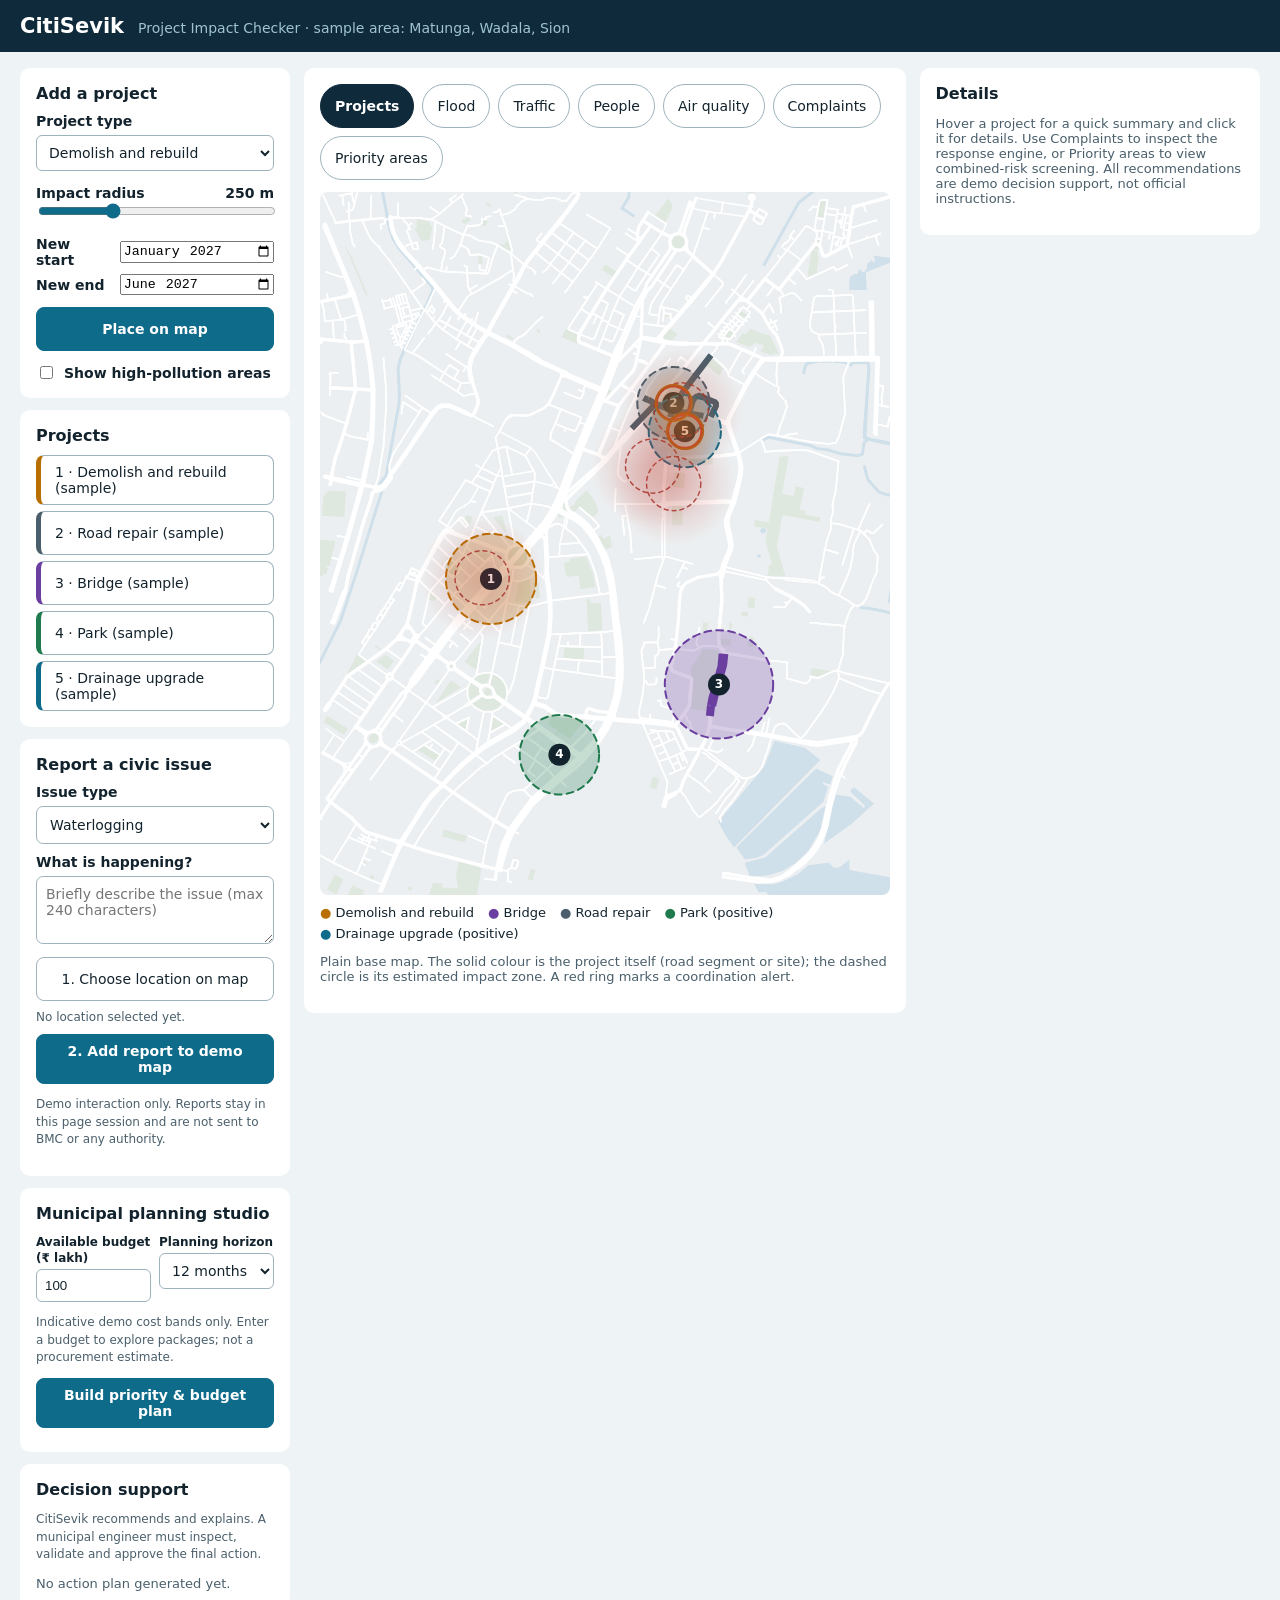
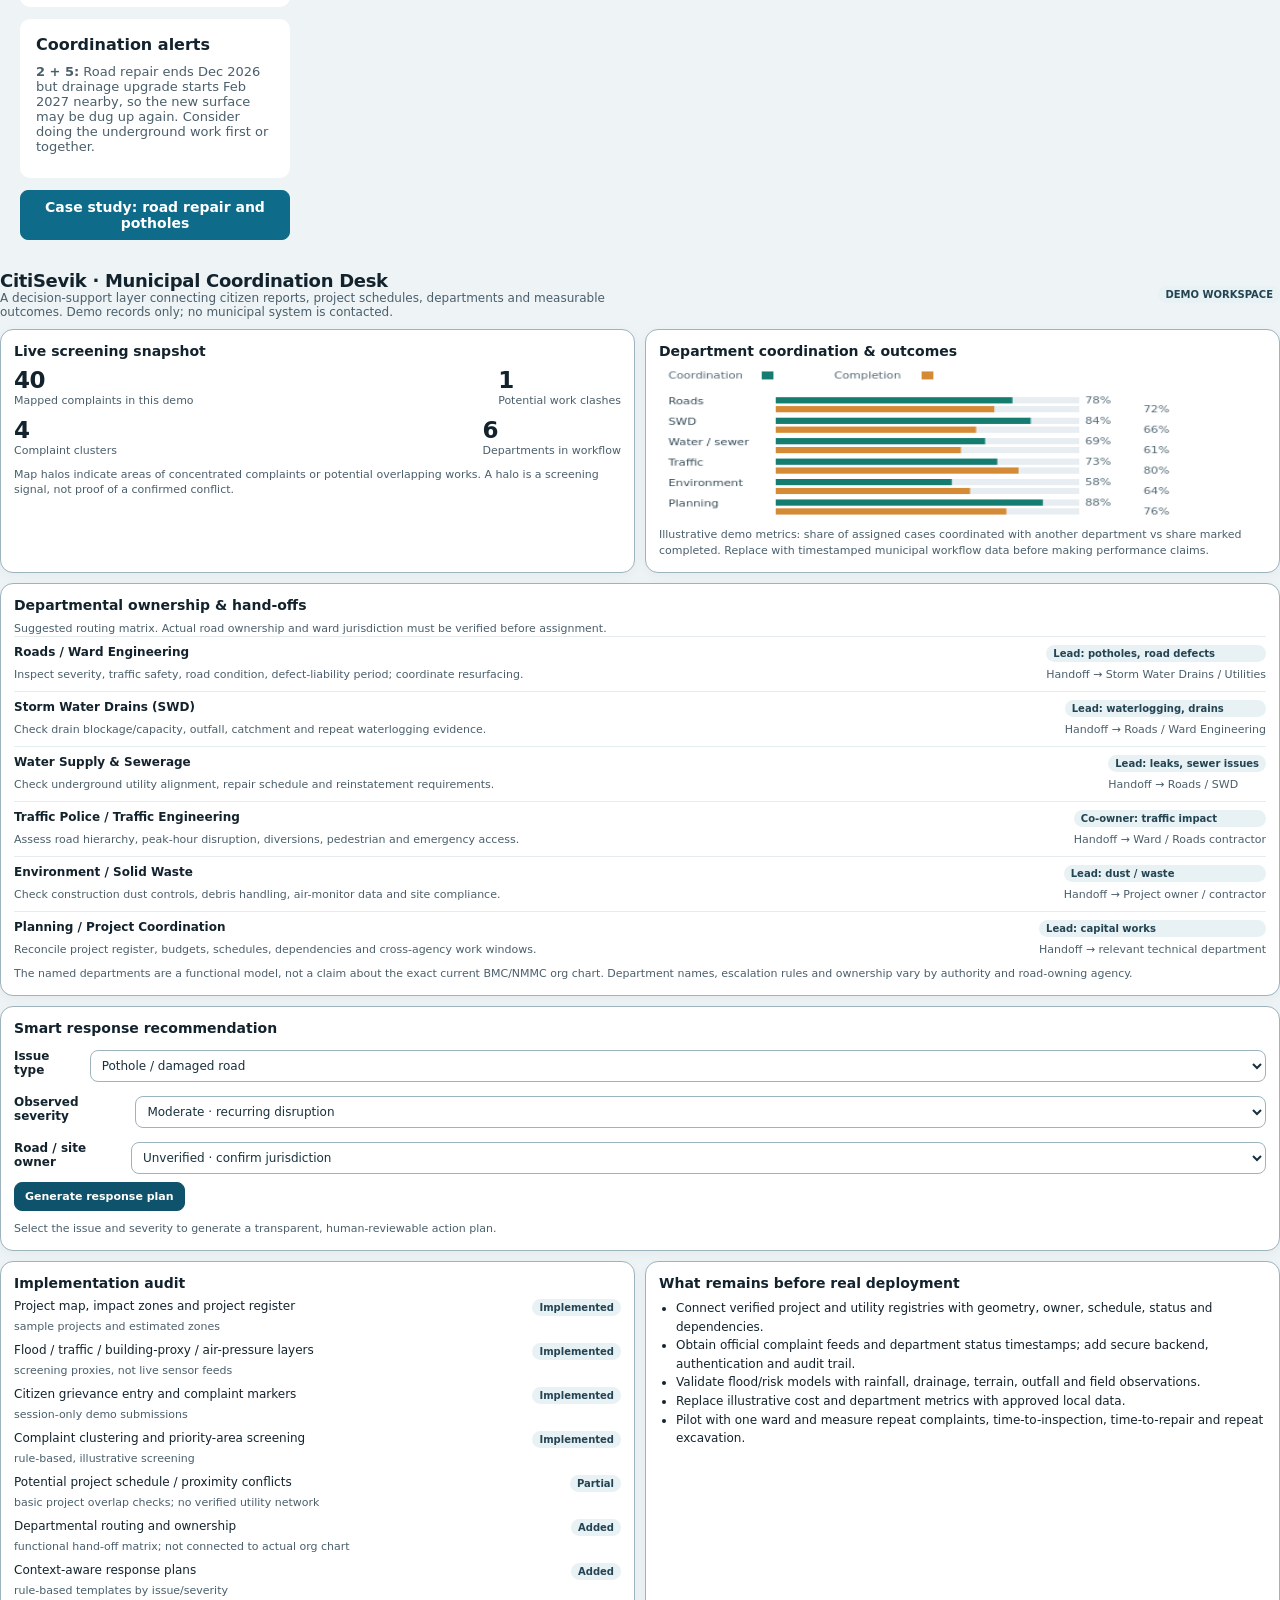
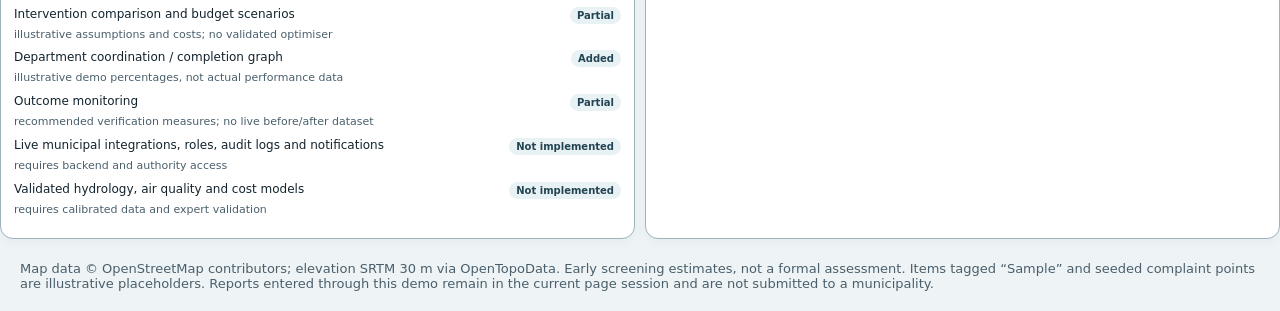
<file: app/prototype_integrated.html>
<!doctype html>
<html lang="en"><head><meta charset="utf-8">
<meta name="viewport" content="width=device-width, initial-scale=1, viewport-fit=cover">
<title>CitiSevik Project Impact Checker</title>
<style>
:root{--bg:#eef3f5;--card:#fff;--ink:#13232d;--mut:#4a5f6b;--navy:#0f2a3a;--acc:#0f6b8a;--line:#9db3bd;--chip:#e3eef2;box-sizing:border-box;padding-top:env(safe-area-inset-top,0px);padding-bottom:env(safe-area-inset-bottom,0px)}
@media (prefers-color-scheme:dark){:root:not([data-theme="light"]){--bg:#0e1a22;--card:#16262f;--ink:#e6eef2;--mut:#9fb4bf;--line:#4a6270;--chip:#233843}}
:root[data-theme="dark"]{--bg:#0e1a22;--card:#16262f;--ink:#e6eef2;--mut:#9fb4bf;--line:#4a6270;--chip:#233843}
html{scroll-padding-top:env(safe-area-inset-top,0px)}
*{box-sizing:border-box}
body{margin:0;background:var(--bg);color:var(--ink);font-family:system-ui,-apple-system,"Segoe UI",Roboto,sans-serif;font-size:14px}
header{background:var(--navy);color:#fff;padding:14px 20px;display:flex;flex-wrap:wrap;gap:6px 14px;align-items:baseline}
header b{font-size:21px}header span{color:#9fc3d1}
main{display:flex;flex-wrap:wrap;gap:14px;padding:16px 20px;align-items:flex-start}
.card{background:var(--card);border-radius:10px;padding:16px}
h2{margin:0 0 10px;font-size:16px}
aside{flex:1 1 220px;max-width:270px;display:flex;flex-direction:column;gap:12px}
.mapc{flex:3 1 420px;min-width:0}#side{flex:1 1 280px;max-width:360px}
label{font-weight:600}select,button{font:inherit}
select{width:100%;margin-top:6px;padding:8px;border-radius:6px;background:var(--card);color:var(--ink);border:1px solid var(--line)}
input[type=range]{width:100%;accent-color:var(--acc)}
.btn{min-height:44px;padding:8px 14px;border-radius:8px;border:1px solid var(--line);background:var(--card);color:var(--ink);cursor:pointer}
.btn.on{background:var(--acc);color:#fff;border-color:var(--acc);font-weight:600}
.tabs{display:flex;flex-wrap:wrap;gap:8px;margin-bottom:12px}.tabs .btn{border-radius:99px}
.tabs .btn[aria-pressed=true]{background:var(--navy);color:#fff;border-color:var(--navy);font-weight:600}
.wrap{position:relative}canvas{display:block;border-radius:8px;width:100%;cursor:crosshair}
#tip{position:absolute;display:none;width:210px;background:#13232d;color:#fff;padding:10px 12px;border-radius:8px;font-size:13px;line-height:1.5;pointer-events:none;box-shadow:0 4px 14px rgba(0,0,0,.3)}
.mut{color:var(--mut);font-size:13px}
dl{display:grid;grid-template-columns:auto 1fr;gap:8px 12px;margin:0}dt{font-weight:600}dd{margin:0}
.tag{display:inline-block;font-size:12px;font-weight:700;padding:2px 8px;border-radius:99px;margin-right:6px;color:#13232d}
.sg{border-top:1px solid var(--line);padding-top:10px;margin-top:12px;display:flex;flex-direction:column;gap:8px;line-height:1.45}
a{color:var(--acc)}
.lg{display:flex;flex-wrap:wrap;gap:6px 14px;margin-top:10px;font-size:13px}
.gr-field{width:100%;margin:6px 0 10px;padding:9px;border:1px solid var(--line);border-radius:7px;background:var(--card);color:var(--ink);font:inherit}.gr-help{font-size:12px;color:var(--mut);line-height:1.45}.gr-status{font-size:12px;line-height:1.4;margin:8px 0;color:var(--mut)}.gr-pin{font-weight:700;color:var(--acc)}
.studio-grid{display:grid;grid-template-columns:1fr 1fr;gap:8px}.studio-grid label{font-size:12px}.studio-grid input,.studio-grid select{width:100%;padding:8px;border:1px solid var(--line);border-radius:6px;background:var(--card);color:var(--ink);margin-top:4px}.pill{display:inline-block;border:1px solid var(--line);border-radius:99px;padding:2px 8px;font-size:11px;margin:2px}.metric{background:var(--chip);border-radius:7px;padding:8px}.action-list li{margin:5px 0}.scorebar{height:7px;background:var(--chip);border-radius:8px;overflow:hidden}.scorebar i{display:block;height:100%;background:#c07832}.warn{border-left:4px solid #c07832;padding-left:9px}.ok{border-left:4px solid #27845a;padding-left:9px}
</style></head>
<body>
<header><b>CitiSevik</b><span>Project Impact Checker · sample area: Matunga, Wadala, Sion</span></header>
<main>
<aside>
<div class="card"><h2>Add a project</h2>
<label for="pt">Project type</label><select id="pt"></select>
<p><label for="rad" style="display:flex;justify-content:space-between">Impact radius <span id="rv">250 m</span></label><input id="rad" type="range" min="100" max="600" step="50" value="250"></p>
<p style="display:grid;grid-template-columns:auto 1fr;gap:6px 8px;align-items:center;margin:0 0 12px"><label for="ps">New start</label><input id="ps" type="month" value="2027-01"><label for="pe">New end</label><input id="pe" type="month" value="2027-06"></p>
<button class="btn on" id="place" style="width:100%">Place on map</button>
<p style="display:flex;gap:8px;align-items:center;margin:12px 0 0"><input id="hp" type="checkbox"><label for="hp">Show high-pollution areas</label></p>
</div>
<div class="card"><h2>Projects</h2><div id="list" style="display:flex;flex-direction:column;gap:6px"></div></div>
<div class="card"><h2>Report a civic issue</h2>
<label for="grCat">Issue type</label>
<select id="grCat" class="gr-field"><option value="wl">Waterlogging</option><option value="pot">Pothole / damaged road</option><option value="drn">Blocked drain</option><option value="dust">Construction dust</option></select>
<label for="grDesc">What is happening?</label>
<textarea id="grDesc" class="gr-field" rows="3" maxlength="240" placeholder="Briefly describe the issue (max 240 characters)"></textarea>
<button class="btn" id="pickGr" style="width:100%">1. Choose location on map</button>
<p class="gr-status" id="grLoc">No location selected yet.</p>
<button class="btn on" id="submitGr" style="width:100%">2. Add report to demo map</button>
<p class="gr-help">Demo interaction only. Reports stay in this page session and are not sent to BMC or any authority.</p>
<div id="grStatus" class="gr-status" aria-live="polite"></div>
</div>
<div class="card"><h2>Municipal planning studio</h2>
<div class="studio-grid"><div><label for="planBudget">Available budget (₹ lakh)</label><input id="planBudget" type="number" min="1" value="100"></div><div><label for="planHorizon">Planning horizon</label><select id="planHorizon"><option>6 months</option><option selected>12 months</option><option>24 months</option></select></div></div>
<p class="gr-help">Indicative demo cost bands only. Enter a budget to explore packages; not a procurement estimate.</p>
<button class="btn on" id="runPlan" style="width:100%">Build priority & budget plan</button><div id="planOut" class="gr-status"></div>
</div>
<div class="card"><h2>Decision support</h2><p class="gr-help">CitiSevik recommends and explains. A municipal engineer must inspect, validate and approve the final action.</p><div id="decisionStatus" class="mut">No action plan generated yet.</div></div><div class="card"><h2>Coordination alerts</h2><div id="cf" class="mut"></div></div>
<button class="btn on" id="cs" style="width:100%">Case study: road repair and potholes</button>
</aside>
<section class="card mapc">
<div class="tabs" id="tabs"></div>
<div class="wrap"><canvas id="cv" role="img" aria-label="Plain grey map of the sample area with projects shown as dashed translucent circles"></canvas><div id="tip"></div></div>
<div class="lg" id="lg"></div><p class="mut" id="note"></p>
</section>
<section class="card" id="side"><h2>Details</h2><p class="mut">Hover a project for a quick summary and click it for details. Use Complaints to inspect the response engine, or Priority areas to view combined-risk screening. All recommendations are demo decision support, not official instructions.</p></section>
</main>
<p class="mut" style="padding:0 20px 20px;margin:0">Map data © OpenStreetMap contributors; elevation SRTM 30 m via OpenTopoData. Early screening estimates, not a formal assessment. Items tagged “Sample” and seeded complaint points are illustrative placeholders. Reports entered through this demo remain in the current page session and are not submitted to a municipality.</p>
<script>
const D={"bbox":[72.845,19.01,72.875,19.045],"cell_m":250,"source":"OpenStreetMap contributors (ODbL); elevation SRTM 30 m via OpenTopoData","cells":[{"id":0,"row":0,"col":0,"b":[72.84498,19.00965,72.84738,19.01194],"elev":11.0,"bn":35,"ba":0.276,"rl":854,"ml":0,"wd":970,"gf":0.19,"inf":0.0},{"id":1,"row":0,"col":1,"b":[72.84735,19.00968,72.84975,19.01197],"elev":17.0,"bn":12,"ba":0.097,"rl":707,"ml":61,"wd":1061,"gf":0.04,"inf":0.0},{"id":2,"row":0,"col":2,"b":[72.84972,19.00971,72.85213,19.01199],"elev":17.0,"bn":5,"ba":0.147,"rl":747,"ml":278,"wd":1198,"gf":0.18,"inf":0.0},{"id":3,"row":0,"col":3,"b":[72.8521,19.00974,72.8545,19.01202],"elev":6.0,"bn":15,"ba":0.096,"rl":514,"ml":8,"wd":1039,"gf":0.39,"inf":0.0},{"id":4,"row":0,"col":4,"b":[72.85447,19.00976,72.85687,19.01205],"elev":4.0,"bn":21,"ba":0.09,"rl":591,"ml":0,"wd":853,"gf":0.03,"inf":0.01},{"id":5,"row":0,"col":5,"b":[72.85684,19.00979,72.85925,19.01208],"elev":2.0,"bn":1,"ba":0.005,"rl":0,"ml":0,"wd":708,"gf":0.0,"inf":0.69},{"id":6,"row":0,"col":6,"b":[72.85922,19.00982,72.86162,19.0121],"elev":7.0,"bn":0,"ba":0.0,"rl":0,"ml":0,"wd":632,"gf":0.0,"inf":0.57},{"id":7,"row":0,"col":7,"b":[72.86159,19.00985,72.86399,19.01213],"elev":6.0,"bn":13,"ba":0.076,"rl":0,"ml":0,"wd":436,"gf":0.0,"inf":0.79},{"id":8,"row":0,"col":8,"b":[72.86397,19.00987,72.86637,19.01216],"elev":3.0,"bn":4,"ba":0.031,"rl":38,"ml":0,"wd":228,"gf":0.0,"inf":0.86},{"id":9,"row":0,"col":9,"b":[72.86634,19.0099,72.86874,19.01219],"elev":6.0,"bn":5,"ba":0.039,"rl":549,"ml":0,"wd":4,"gf":0.0,"inf":0.37},{"id":10,"row":0,"col":10,"b":[72.86871,19.00993,72.87112,19.01221],"elev":-1.0,"bn":0,"ba":0.0,"rl":207,"ml":0,"wd":12,"gf":0.0,"inf":0.0},{"id":11,"row":0,"col":11,"b":[72.87109,19.00996,72.87349,19.01224],"elev":0.0,"bn":0,"ba":0.0,"rl":0,"ml":0,"wd":0,"gf":0.0,"inf":0.0},{"id":12,"row":0,"col":12,"b":[72.87346,19.00998,72.87586,19.01227],"elev":4.0,"bn":0,"ba":0.0,"rl":0,"ml":0,"wd":17,"gf":0.0,"inf":0.0},{"id":13,"row":1,"col":0,"b":[72.84495,19.01191,72.84735,19.0142],"elev":13.0,"bn":17,"ba":0.202,"rl":1231,"ml":134,"wd":731,"gf":0.0,"inf":0.0},{"id":14,"row":1,"col":1,"b":[72.84732,19.01194,72.84972,19.01422],"elev":17.0,"bn":10,"ba":0.11,"rl":1931,"ml":600,"wd":848,"gf":0.0,"inf":0.0},{"id":15,"row":1,"col":2,"b":[72.84969,19.01197,72.8521,19.01425],"elev":12.0,"bn":43,"ba":0.267,"rl":967,"ml":0,"wd":1014,"gf":0.04,"inf":0.11},{"id":16,"row":1,"col":3,"b":[72.85207,19.01199,72.85447,19.01428],"elev":10.0,"bn":39,"ba":0.225,"rl":806,"ml":48,"wd":1207,"gf":0.04,"inf":0.24},{"id":17,"row":1,"col":4,"b":[72.85444,19.01202,72.85684,19.01431],"elev":8.0,"bn":22,"ba":0.11,"rl":1987,"ml":189,"wd":1051,"gf":0.0,"inf":0.0},{"id":18,"row":1,"col":5,"b":[72.85682,19.01205,72.85922,19.01433],"elev":7.0,"bn":9,"ba":0.048,"rl":0,"ml":0,"wd":838,"gf":0.0,"inf":0.21},{"id":19,"row":1,"col":6,"b":[72.85919,19.01208,72.86159,19.01436],"elev":6.0,"bn":6,"ba":0.133,"rl":0,"ml":0,"wd":589,"gf":0.0,"inf":0.29},{"id":20,"row":1,"col":7,"b":[72.86156,19.0121,72.86397,19.01439],"elev":8.0,"bn":10,"ba":0.069,"rl":0,"ml":0,"wd":340,"gf":0.0,"inf":0.49},{"id":21,"row":1,"col":8,"b":[72.86394,19.01213,72.86634,19.01442],"elev":2.0,"bn":2,"ba":0.011,"rl":0,"ml":0,"wd":97,"gf":0.0,"inf":0.44},{"id":22,"row":1,"col":9,"b":[72.86631,19.01216,72.86871,19.01444],"elev":1.0,"bn":0,"ba":0.0,"rl":0,"ml":0,"wd":0,"gf":0.0,"inf":0.0},{"id":23,"row":1,"col":10,"b":[72.86868,19.01219,72.87109,19.01447],"elev":2.0,"bn":0,"ba":0.0,"rl":580,"ml":0,"wd":0,"gf":0.0,"inf":0.0},{"id":24,"row":1,"col":11,"b":[72.87106,19.01221,72.87346,19.0145],"elev":1.0,"bn":0,"ba":0.0,"rl":1506,"ml":0,"wd":0,"gf":0.0,"inf":0.0},{"id":25,"row":1,"col":12,"b":[72.87343,19.01224,72.87583,19.01453],"elev":2.0,"bn":0,"ba":0.0,"rl":0,"ml":0,"wd":131,"gf":0.0,"inf":0.0},{"id":26,"row":2,"col":0,"b":[72.84492,19.01417,72.84732,19.01645],"elev":8.0,"bn":12,"ba":0.208,"rl":740,"ml":134,"wd":502,"gf":0.0,"inf":0.0},{"id":27,"row":2,"col":1,"b":[72.84729,19.0142,72.84969,19.01648],"elev":7.0,"bn":5,"ba":0.383,"rl":0,"ml":0,"wd":661,"gf":0.0,"inf":0.53},{"id":28,"row":2,"col":2,"b":[72.84966,19.01422,72.85207,19.01651],"elev":14.0,"bn":25,"ba":0.319,"rl":1693,"ml":168,"wd":864,"gf":0.0,"inf":0.48},{"id":29,"row":2,"col":3,"b":[72.85204,19.01425,72.85444,19.01654],"elev":9.0,"bn":10,"ba":0.139,"rl":1142,"ml":50,"wd":1086,"gf":0.0,"inf":0.09},{"id":30,"row":2,"col":4,"b":[72.85441,19.01428,72.85682,19.01656],"elev":11.0,"bn":23,"ba":0.11,"rl":1587,"ml":0,"wd":1107,"gf":0.0,"inf":0.0},{"id":31,"row":2,"col":5,"b":[72.85679,19.01431,72.85919,19.01659],"elev":7.0,"bn":19,"ba":0.089,"rl":1598,"ml":51,"wd":863,"gf":0.0,"inf":0.0},{"id":32,"row":2,"col":6,"b":[72.85916,19.01433,72.86156,19.01662],"elev":2.0,"bn":15,"ba":0.07,"rl":0,"ml":0,"wd":623,"gf":0.0,"inf":0.08},{"id":33,"row":2,"col":7,"b":[72.86153,19.01436,72.86394,19.01665],"elev":14.0,"bn":25,"ba":0.127,"rl":1077,"ml":77,"wd":396,"gf":0.04,"inf":0.05},{"id":34,"row":2,"col":8,"b":[72.86391,19.01439,72.86631,19.01667],"elev":6.0,"bn":5,"ba":0.018,"rl":2644,"ml":254,"wd":201,"gf":0.0,"inf":0.15},{"id":35,"row":2,"col":9,"b":[72.86628,19.01442,72.86868,19.0167],"elev":3.0,"bn":0,"ba":0.0,"rl":1450,"ml":0,"wd":11,"gf":0.0,"inf":0.03},{"id":36,"row":2,"col":10,"b":[72.86866,19.01444,72.87106,19.01673],"elev":2.0,"bn":0,"ba":0.0,"rl":0,"ml":0,"wd":0,"gf":0.0,"inf":0.0},{"id":37,"row":2,"col":11,"b":[72.87103,19.01447,72.87343,19.01676],"elev":-1.0,"bn":0,"ba":0.0,"rl":347,"ml":0,"wd":35,"gf":0.0,"inf":0.0},{"id":38,"row":2,"col":12,"b":[72.8734,19.0145,72.87581,19.01678],"elev":0.0,"bn":0,"ba":0.0,"rl":0,"ml":0,"wd":122,"gf":0.0,"inf":0.0},{"id":39,"row":3,"col":0,"b":[72.84489,19.01643,72.84729,19.01871],"elev":12.0,"bn":29,"ba":0.175,"rl":1440,"ml":835,"wd":309,"gf":0.07,"inf":0.0},{"id":40,"row":3,"col":1,"b":[72.84726,19.01645,72.84966,19.01874],"elev":11.0,"bn":29,"ba":0.26,"rl":1465,"ml":1220,"wd":527,"gf":0.04,"inf":0.09},{"id":41,"row":3,"col":2,"b":[72.84964,19.01648,72.85204,19.01877],"elev":13.0,"bn":66,"ba":0.301,"rl":3118,"ml":0,"wd":749,"gf":0.08,"inf":0.0},{"id":42,"row":3,"col":3,"b":[72.85201,19.01651,72.85441,19.01879],"elev":13.0,"bn":50,"ba":0.24,"rl":2761,"ml":16,"wd":969,"gf":0.06,"inf":0.0},{"id":43,"row":3,"col":4,"b":[72.85438,19.01654,72.85679,19.01882],"elev":13.0,"bn":39,"ba":0.224,"rl":2345,"ml":202,"wd":1180,"gf":0.01,"inf":0.0},{"id":44,"row":3,"col":5,"b":[72.85676,19.01656,72.85916,19.01885],"elev":9.0,"bn":41,"ba":0.244,"rl":1468,"ml":267,"wd":954,"gf":0.23,"inf":0.0},{"id":45,"row":3,"col":6,"b":[72.85913,19.01659,72.86153,19.01888],"elev":4.0,"bn":9,"ba":0.056,"rl":2232,"ml":290,"wd":744,"gf":0.0,"inf":0.0},{"id":46,"row":3,"col":7,"b":[72.86151,19.01662,72.86391,19.0189],"elev":3.0,"bn":28,"ba":0.131,"rl":2867,"ml":251,"wd":554,"gf":0.0,"inf":0.0},{"id":47,"row":3,"col":8,"b":[72.86388,19.01665,72.86628,19.01893],"elev":14.0,"bn":12,"ba":0.072,"rl":2111,"ml":95,"wd":364,"gf":0.0,"inf":0.03},{"id":48,"row":3,"col":9,"b":[72.86625,19.01667,72.86866,19.01896],"elev":4.0,"bn":1,"ba":0.003,"rl":1777,"ml":125,"wd":148,"gf":0.0,"inf":0.03},{"id":49,"row":3,"col":10,"b":[72.86863,19.0167,72.87103,19.01899],"elev":3.0,"bn":1,"ba":0.002,"rl":836,"ml":227,"wd":37,"gf":0.0,"inf":0.0},{"id":50,"row":3,"col":11,"b":[72.871,19.01673,72.8734,19.01901],"elev":4.0,"bn":0,"ba":0.0,"rl":1091,"ml":0,"wd":156,"gf":0.0,"inf":0.0},{"id":51,"row":3,"col":12,"b":[72.87337,19.01676,72.87578,19.01904],"elev":2.0,"bn":0,"ba":0.0,"rl":283,"ml":0,"wd":258,"gf":0.0,"inf":0.0},{"id":52,"row":4,"col":0,"b":[72.84486,19.01868,72.84726,19.02097],"elev":12.0,"bn":42,"ba":0.177,"rl":1818,"ml":453,"wd":190,"gf":0.01,"inf":0.0},{"id":53,"row":4,"col":1,"b":[72.84723,19.01871,72.84964,19.021],"elev":11.0,"bn":69,"ba":0.318,"rl":1716,"ml":1226,"wd":411,"gf":0.0,"inf":0.0},{"id":54,"row":4,"col":2,"b":[72.84961,19.01874,72.85201,19.02102],"elev":14.0,"bn":44,"ba":0.34,"rl":1587,"ml":23,"wd":633,"gf":0.07,"inf":0.0},{"id":55,"row":4,"col":3,"b":[72.85198,19.01877,72.85438,19.02105],"elev":13.0,"bn":16,"ba":0.128,"rl":1530,"ml":1123,"wd":856,"gf":0.36,"inf":0.0},{"id":56,"row":4,"col":4,"b":[72.85435,19.01879,72.85676,19.02108],"elev":15.0,"bn":17,"ba":0.109,"rl":1331,"ml":346,"wd":1080,"gf":0.08,"inf":0.0},{"id":57,"row":4,"col":5,"b":[72.85673,19.01882,72.85913,19.02111],"elev":11.0,"bn":11,"ba":0.114,"rl":933,"ml":38,"wd":1096,"gf":0.02,"inf":0.0},{"id":58,"row":4,"col":6,"b":[72.8591,19.01885,72.86151,19.02113],"elev":9.0,"bn":3,"ba":0.07,"rl":1535,"ml":189,"wd":906,"gf":0.0,"inf":0.0},{"id":59,"row":4,"col":7,"b":[72.86148,19.01888,72.86388,19.02116],"elev":7.0,"bn":16,"ba":0.092,"rl":1182,"ml":0,"wd":706,"gf":0.0,"inf":0.0},{"id":60,"row":4,"col":8,"b":[72.86385,19.0189,72.86625,19.02119],"elev":18.0,"bn":5,"ba":0.036,"rl":1622,"ml":446,"wd":483,"gf":0.41,"inf":0.14},{"id":61,"row":4,"col":9,"b":[72.86622,19.01893,72.86863,19.02122],"elev":13.0,"bn":1,"ba":0.2,"rl":0,"ml":0,"wd":307,"gf":0.0,"inf":0.74},{"id":62,"row":4,"col":10,"b":[72.8686,19.01896,72.871,19.02124],"elev":6.0,"bn":1,"ba":0.031,"rl":1012,"ml":0,"wd":280,"gf":0.01,"inf":0.0},{"id":63,"row":4,"col":11,"b":[72.87097,19.01899,72.87337,19.02127],"elev":5.0,"bn":0,"ba":0.0,"rl":880,"ml":0,"wd":353,"gf":0.04,"inf":0.0},{"id":64,"row":4,"col":12,"b":[72.87335,19.01901,72.87575,19.0213],"elev":0.0,"bn":0,"ba":0.0,"rl":1160,"ml":0,"wd":208,"gf":0.0,"inf":0.0},{"id":65,"row":5,"col":0,"b":[72.84483,19.02094,72.84723,19.02323],"elev":4.0,"bn":3,"ba":0.007,"rl":134,"ml":80,"wd":74,"gf":0.06,"inf":0.0},{"id":66,"row":5,"col":1,"b":[72.8472,19.02097,72.84961,19.02325],"elev":10.0,"bn":36,"ba":0.226,"rl":2026,"ml":152,"wd":297,"gf":0.08,"inf":0.0},{"id":67,"row":5,"col":2,"b":[72.84958,19.021,72.85198,19.02328],"elev":9.0,"bn":45,"ba":0.235,"rl":2133,"ml":1003,"wd":523,"gf":0.01,"inf":0.0},{"id":68,"row":5,"col":3,"b":[72.85195,19.02102,72.85435,19.02331],"elev":14.0,"bn":54,"ba":0.305,"rl":1760,"ml":92,"wd":759,"gf":0.11,"inf":0.0},{"id":69,"row":5,"col":4,"b":[72.85433,19.02105,72.85673,19.02334],"elev":16.0,"bn":37,"ba":0.263,"rl":933,"ml":0,"wd":995,"gf":0.0,"inf":0.0},{"id":70,"row":5,"col":5,"b":[72.8567,19.02108,72.8591,19.02337],"elev":18.0,"bn":40,"ba":0.204,"rl":2344,"ml":149,"wd":1181,"gf":0.11,"inf":0.0},{"id":71,"row":5,"col":6,"b":[72.85907,19.02111,72.86148,19.02339],"elev":11.0,"bn":29,"ba":0.221,"rl":2651,"ml":56,"wd":960,"gf":0.03,"inf":0.0},{"id":72,"row":5,"col":7,"b":[72.86145,19.02113,72.86385,19.02342],"elev":5.0,"bn":13,"ba":0.069,"rl":1327,"ml":34,"wd":757,"gf":0.0,"inf":0.0},{"id":73,"row":5,"col":8,"b":[72.86382,19.02116,72.86622,19.02345],"elev":18.0,"bn":7,"ba":0.056,"rl":808,"ml":78,"wd":591,"gf":0.27,"inf":0.0},{"id":74,"row":5,"col":9,"b":[72.8662,19.02119,72.8686,19.02348],"elev":9.0,"bn":12,"ba":0.11,"rl":641,"ml":0,"wd":499,"gf":0.06,"inf":0.24},{"id":75,"row":5,"col":10,"b":[72.86857,19.02122,72.87097,19.0235],"elev":8.0,"bn":8,"ba":0.107,"rl":0,"ml":0,"wd":440,"gf":0.0,"inf":0.0},{"id":76,"row":5,"col":11,"b":[72.87094,19.02124,72.87335,19.02353],"elev":7.0,"bn":4,"ba":0.029,"rl":881,"ml":0,"wd":251,"gf":0.0,"inf":0.0},{"id":77,"row":5,"col":12,"b":[72.87332,19.02127,72.87572,19.02356],"elev":1.0,"bn":0,"ba":0.0,"rl":0,"ml":0,"wd":188,"gf":0.0,"inf":0.0},{"id":78,"row":6,"col":0,"b":[72.8448,19.0232,72.8472,19.02549],"elev":4.0,"bn":6,"ba":0.048,"rl":394,"ml":26,"wd":32,"gf":0.0,"inf":0.23},{"id":79,"row":6,"col":1,"b":[72.84717,19.02323,72.84958,19.02551],"elev":6.0,"bn":10,"ba":0.094,"rl":1444,"ml":0,"wd":204,"gf":0.0,"inf":0.13},{"id":80,"row":6,"col":2,"b":[72.84955,19.02325,72.85195,19.02554],"elev":17.0,"bn":42,"ba":0.302,"rl":2199,"ml":0,"wd":440,"gf":0.02,"inf":0.0},{"id":81,"row":6,"col":3,"b":[72.85192,19.02328,72.85433,19.02557],"elev":7.0,"bn":48,"ba":0.263,"rl":3217,"ml":216,"wd":677,"gf":0.0,"inf":0.0},{"id":82,"row":6,"col":4,"b":[72.8543,19.02331,72.8567,19.0256],"elev":14.0,"bn":43,"ba":0.288,"rl":1932,"ml":0,"wd":915,"gf":0.18,"inf":0.0},{"id":83,"row":6,"col":5,"b":[72.85667,19.02334,72.85907,19.02562],"elev":13.0,"bn":9,"ba":0.285,"rl":1162,"ml":57,"wd":1099,"gf":0.03,"inf":0.0},{"id":84,"row":6,"col":6,"b":[72.85904,19.02337,72.86145,19.02565],"elev":7.0,"bn":13,"ba":0.089,"rl":1009,"ml":157,"wd":858,"gf":0.2,"inf":0.0},{"id":85,"row":6,"col":7,"b":[72.86142,19.02339,72.86382,19.02568],"elev":3.0,"bn":14,"ba":0.06,"rl":547,"ml":0,"wd":623,"gf":0.0,"inf":0.0},{"id":86,"row":6,"col":8,"b":[72.86379,19.02342,72.8662,19.02571],"elev":21.0,"bn":12,"ba":0.084,"rl":1167,"ml":92,"wd":406,"gf":0.01,"inf":0.0},{"id":87,"row":6,"col":9,"b":[72.86617,19.02345,72.86857,19.02573],"elev":4.0,"bn":24,"ba":0.205,"rl":0,"ml":0,"wd":255,"gf":0.05,"inf":0.0},{"id":88,"row":6,"col":10,"b":[72.86854,19.02348,72.87094,19.02576],"elev":5.0,"bn":13,"ba":0.13,"rl":1186,"ml":0,"wd":293,"gf":0.0,"inf":0.0},{"id":89,"row":6,"col":11,"b":[72.87091,19.0235,72.87332,19.02579],"elev":5.0,"bn":0,"ba":0.0,"rl":800,"ml":0,"wd":142,"gf":0.0,"inf":0.0},{"id":90,"row":6,"col":12,"b":[72.87329,19.02353,72.87569,19.02581],"elev":2.0,"bn":0,"ba":0.0,"rl":150,"ml":0,"wd":42,"gf":0.0,"inf":0.0},{"id":91,"row":7,"col":0,"b":[72.84477,19.02546,72.84717,19.02774],"elev":6.0,"bn":11,"ba":0.083,"rl":2241,"ml":0,"wd":113,"gf":0.26,"inf":0.04},{"id":92,"row":7,"col":1,"b":[72.84715,19.02549,72.84955,19.02777],"elev":4.0,"bn":3,"ba":0.38,"rl":97,"ml":0,"wd":124,"gf":0.0,"inf":0.8},{"id":93,"row":7,"col":2,"b":[72.84952,19.02551,72.85192,19.0278],"elev":10.0,"bn":39,"ba":0.329,"rl":2440,"ml":537,"wd":362,"gf":0.05,"inf":0.04},{"id":94,"row":7,"col":3,"b":[72.85189,19.02554,72.8543,19.02783],"elev":12.0,"bn":60,"ba":0.294,"rl":4567,"ml":115,"wd":600,"gf":0.1,"inf":0.0},{"id":95,"row":7,"col":4,"b":[72.85427,19.02557,72.85667,19.02785],"elev":10.0,"bn":28,"ba":0.202,"rl":1457,"ml":628,"wd":837,"gf":0.16,"inf":0.0},{"id":96,"row":7,"col":5,"b":[72.85664,19.0256,72.85904,19.02788],"elev":11.0,"bn":36,"ba":0.199,"rl":1497,"ml":37,"wd":1070,"gf":0.2,"inf":0.0},{"id":97,"row":7,"col":6,"b":[72.85902,19.02562,72.86142,19.02791],"elev":6.0,"bn":19,"ba":0.106,"rl":2405,"ml":33,"wd":820,"gf":0.11,"inf":0.0},{"id":98,"row":7,"col":7,"b":[72.86139,19.02565,72.86379,19.02794],"elev":6.0,"bn":27,"ba":0.091,"rl":1314,"ml":0,"wd":570,"gf":0.0,"inf":0.0},{"id":99,"row":7,"col":8,"b":[72.86376,19.02568,72.86617,19.02796],"elev":6.0,"bn":12,"ba":0.096,"rl":638,"ml":13,"wd":320,"gf":0.0,"inf":0.0},{"id":100,"row":7,"col":9,"b":[72.86614,19.02571,72.86854,19.02799],"elev":6.0,"bn":33,"ba":0.206,"rl":1627,"ml":0,"wd":70,"gf":0.0,"inf":0.0},{"id":101,"row":7,"col":10,"b":[72.86851,19.02573,72.87091,19.02802],"elev":4.0,"bn":26,"ba":0.198,"rl":320,"ml":0,"wd":158,"gf":0.24,"inf":0.0},{"id":102,"row":7,"col":11,"b":[72.87089,19.02576,72.87329,19.02805],"elev":5.0,"bn":4,"ba":0.024,"rl":1757,"ml":0,"wd":320,"gf":0.0,"inf":0.0},{"id":103,"row":7,"col":12,"b":[72.87326,19.02579,72.87566,19.02807],"elev":0.0,"bn":0,"ba":0.0,"rl":807,"ml":0,"wd":84,"gf":0.0,"inf":0.0},{"id":104,"row":8,"col":0,"b":[72.84474,19.02772,72.84715,19.03],"elev":9.0,"bn":13,"ba":0.154,"rl":754,"ml":0,"wd":191,"gf":0.25,"inf":0.0},{"id":105,"row":8,"col":1,"b":[72.84712,19.02774,72.84952,19.03003],"elev":2.0,"bn":5,"ba":0.269,"rl":0,"ml":0,"wd":47,"gf":0.0,"inf":0.68},{"id":106,"row":8,"col":2,"b":[72.84949,19.02777,72.85189,19.03006],"elev":7.0,"bn":12,"ba":0.426,"rl":108,"ml":31,"wd":284,"gf":0.0,"inf":0.57},{"id":107,"row":8,"col":3,"b":[72.85186,19.0278,72.85427,19.03008],"elev":9.0,"bn":46,"ba":0.269,"rl":3243,"ml":0,"wd":523,"gf":0.03,"inf":0.0},{"id":108,"row":8,"col":4,"b":[72.85424,19.02783,72.85664,19.03011],"elev":13.0,"bn":56,"ba":0.316,"rl":1745,"ml":0,"wd":763,"gf":0.04,"inf":0.0},{"id":109,"row":8,"col":5,"b":[72.85661,19.02785,72.85902,19.03014],"elev":7.0,"bn":23,"ba":0.157,"rl":2492,"ml":148,"wd":1005,"gf":0.1,"inf":0.0},{"id":110,"row":8,"col":6,"b":[72.85899,19.02788,72.86139,19.03017],"elev":7.0,"bn":15,"ba":0.09,"rl":1543,"ml":0,"wd":846,"gf":0.11,"inf":0.0},{"id":111,"row":8,"col":7,"b":[72.86136,19.02791,72.86376,19.03019],"elev":7.0,"bn":41,"ba":0.142,"rl":848,"ml":0,"wd":599,"gf":0.04,"inf":0.0},{"id":112,"row":8,"col":8,"b":[72.86373,19.02794,72.86614,19.03022],"elev":9.0,"bn":32,"ba":0.135,"rl":481,"ml":73,"wd":355,"gf":0.06,"inf":0.0},{"id":113,"row":8,"col":9,"b":[72.86611,19.02796,72.86851,19.03025],"elev":10.0,"bn":22,"ba":0.199,"rl":675,"ml":18,"wd":134,"gf":0.04,"inf":0.0},{"id":114,"row":8,"col":10,"b":[72.86848,19.02799,72.87089,19.03028],"elev":1.0,"bn":21,"ba":0.109,"rl":0,"ml":0,"wd":163,"gf":0.52,"inf":0.0},{"id":115,"row":8,"col":11,"b":[72.87086,19.02802,72.87326,19.0303],"elev":4.0,"bn":15,"ba":0.072,"rl":1276,"ml":0,"wd":252,"gf":0.02,"inf":0.0},{"id":116,"row":8,"col":12,"b":[72.87323,19.02805,72.87563,19.03033],"elev":3.0,"bn":1,"ba":0.008,"rl":666,"ml":0,"wd":92,"gf":0.0,"inf":0.0},{"id":117,"row":9,"col":0,"b":[72.84471,19.02997,72.84712,19.03226],"elev":10.0,"bn":24,"ba":0.154,"rl":1061,"ml":221,"wd":245,"gf":0.02,"inf":0.14},{"id":118,"row":9,"col":1,"b":[72.84709,19.03,72.84949,19.03229],"elev":3.0,"bn":19,"ba":0.118,"rl":1882,"ml":516,"wd":25,"gf":0.0,"inf":0.21},{"id":119,"row":9,"col":2,"b":[72.84946,19.03003,72.85186,19.03231],"elev":6.0,"bn":11,"ba":0.648,"rl":0,"ml":0,"wd":219,"gf":0.0,"inf":0.97},{"id":120,"row":9,"col":3,"b":[72.85184,19.03006,72.85424,19.03234],"elev":7.0,"bn":33,"ba":0.118,"rl":1281,"ml":0,"wd":465,"gf":0.0,"inf":0.26},{"id":121,"row":9,"col":4,"b":[72.85421,19.03008,72.85661,19.03237],"elev":11.0,"bn":53,"ba":0.231,"rl":2306,"ml":0,"wd":712,"gf":0.0,"inf":0.0},{"id":122,"row":9,"col":5,"b":[72.85658,19.03011,72.85899,19.0324],"elev":8.0,"bn":28,"ba":0.151,"rl":1776,"ml":285,"wd":958,"gf":0.0,"inf":0.0},{"id":123,"row":9,"col":6,"b":[72.85896,19.03014,72.86136,19.03242],"elev":8.0,"bn":22,"ba":0.206,"rl":1250,"ml":518,"wd":867,"gf":0.0,"inf":0.0},{"id":124,"row":9,"col":7,"b":[72.86133,19.03017,72.86373,19.03245],"elev":13.0,"bn":34,"ba":0.142,"rl":547,"ml":0,"wd":622,"gf":0.02,"inf":0.0},{"id":125,"row":9,"col":8,"b":[72.86371,19.03019,72.86611,19.03248],"elev":6.0,"bn":18,"ba":0.144,"rl":773,"ml":0,"wd":383,"gf":0.15,"inf":0.0},{"id":126,"row":9,"col":9,"b":[72.86608,19.03022,72.86848,19.03251],"elev":6.0,"bn":29,"ba":0.194,"rl":874,"ml":875,"wd":176,"gf":0.0,"inf":0.0},{"id":127,"row":9,"col":10,"b":[72.86845,19.03025,72.87086,19.03253],"elev":4.0,"bn":14,"ba":0.151,"rl":991,"ml":0,"wd":131,"gf":0.15,"inf":0.0},{"id":128,"row":9,"col":11,"b":[72.87083,19.03028,72.87323,19.03256],"elev":5.0,"bn":0,"ba":0.0,"rl":0,"ml":0,"wd":71,"gf":0.0,"inf":0.0},{"id":129,"row":9,"col":12,"b":[72.8732,19.0303,72.87561,19.03259],"elev":5.0,"bn":3,"ba":0.022,"rl":0,"ml":0,"wd":79,"gf":0.0,"inf":0.63},{"id":130,"row":10,"col":0,"b":[72.84468,19.03223,72.84709,19.03452],"elev":12.0,"bn":34,"ba":0.191,"rl":1285,"ml":161,"wd":317,"gf":0.0,"inf":0.06},{"id":131,"row":10,"col":1,"b":[72.84706,19.03226,72.84946,19.03454],"elev":6.0,"bn":31,"ba":0.153,"rl":2980,"ml":15,"wd":70,"gf":0.0,"inf":0.0},{"id":132,"row":10,"col":2,"b":[72.84943,19.03229,72.85184,19.03457],"elev":6.0,"bn":6,"ba":0.114,"rl":1343,"ml":199,"wd":176,"gf":0.0,"inf":0.46},{"id":133,"row":10,"col":3,"b":[72.85181,19.03231,72.85421,19.0346],"elev":10.0,"bn":9,"ba":0.199,"rl":847,"ml":0,"wd":420,"gf":0.0,"inf":0.6},{"id":134,"row":10,"col":4,"b":[72.85418,19.03234,72.85658,19.03463],"elev":9.0,"bn":24,"ba":0.148,"rl":1068,"ml":0,"wd":664,"gf":0.0,"inf":0.06},{"id":135,"row":10,"col":5,"b":[72.85655,19.03237,72.85896,19.03465],"elev":6.0,"bn":8,"ba":0.051,"rl":1725,"ml":0,"wd":912,"gf":0.0,"inf":0.0},{"id":136,"row":10,"col":6,"b":[72.85893,19.0324,72.86133,19.03468],"elev":11.0,"bn":34,"ba":0.25,"rl":2269,"ml":742,"wd":863,"gf":0.0,"inf":0.0},{"id":137,"row":10,"col":7,"b":[72.8613,19.03242,72.86371,19.03471],"elev":8.0,"bn":9,"ba":0.086,"rl":822,"ml":49,"wd":615,"gf":0.0,"inf":0.0},{"id":138,"row":10,"col":8,"b":[72.86368,19.03245,72.86608,19.03474],"elev":7.0,"bn":7,"ba":0.022,"rl":1168,"ml":231,"wd":372,"gf":0.0,"inf":0.0},{"id":139,"row":10,"col":9,"b":[72.86605,19.03248,72.86845,19.03476],"elev":24.0,"bn":7,"ba":0.087,"rl":615,"ml":40,"wd":152,"gf":0.0,"inf":0.0},{"id":140,"row":10,"col":10,"b":[72.86843,19.03251,72.87083,19.03479],"elev":8.0,"bn":1,"ba":0.004,"rl":1059,"ml":0,"wd":114,"gf":0.0,"inf":0.0},{"id":141,"row":10,"col":11,"b":[72.8708,19.03253,72.8732,19.03482],"elev":4.0,"bn":6,"ba":0.265,"rl":1525,"ml":0,"wd":169,"gf":0.0,"inf":0.0},{"id":142,"row":10,"col":12,"b":[72.87317,19.03256,72.87558,19.03485],"elev":1.0,"bn":3,"ba":0.081,"rl":718,"ml":0,"wd":60,"gf":0.0,"inf":0.42},{"id":143,"row":11,"col":0,"b":[72.84466,19.03449,72.84706,19.03677],"elev":12.0,"bn":38,"ba":0.295,"rl":1156,"ml":700,"wd":346,"gf":0.0,"inf":0.05},{"id":144,"row":11,"col":1,"b":[72.84703,19.03452,72.84943,19.0368],"elev":5.0,"bn":26,"ba":0.152,"rl":673,"ml":44,"wd":97,"gf":0.0,"inf":0.0},{"id":145,"row":11,"col":2,"b":[72.8494,19.03454,72.85181,19.03683],"elev":5.0,"bn":58,"ba":0.087,"rl":1211,"ml":0,"wd":153,"gf":0.0,"inf":0.0},{"id":146,"row":11,"col":3,"b":[72.85178,19.03457,72.85418,19.03686],"elev":6.0,"bn":22,"ba":0.127,"rl":1762,"ml":84,"wd":402,"gf":0.0,"inf":0.32},{"id":147,"row":11,"col":4,"b":[72.85415,19.0346,72.85655,19.03688],"elev":6.0,"bn":3,"ba":0.102,"rl":324,"ml":72,"wd":628,"gf":0.0,"inf":0.31},{"id":148,"row":11,"col":5,"b":[72.85653,19.03463,72.85893,19.03691],"elev":8.0,"bn":21,"ba":0.2,"rl":1192,"ml":0,"wd":849,"gf":0.0,"inf":0.0},{"id":149,"row":11,"col":6,"b":[72.8589,19.03465,72.8613,19.03694],"elev":11.0,"bn":23,"ba":0.188,"rl":2179,"ml":603,"wd":897,"gf":0.01,"inf":0.0},{"id":150,"row":11,"col":7,"b":[72.86127,19.03468,72.86368,19.03697],"elev":9.0,"bn":38,"ba":0.198,"rl":1842,"ml":422,"wd":704,"gf":0.0,"inf":0.0},{"id":151,"row":11,"col":8,"b":[72.86365,19.03471,72.86605,19.03699],"elev":9.0,"bn":5,"ba":0.053,"rl":661,"ml":0,"wd":505,"gf":0.06,"inf":0.0},{"id":152,"row":11,"col":9,"b":[72.86602,19.03474,72.86843,19.03702],"elev":11.0,"bn":46,"ba":0.26,"rl":1844,"ml":58,"wd":339,"gf":0.01,"inf":0.0},{"id":153,"row":11,"col":10,"b":[72.8684,19.03476,72.8708,19.03705],"elev":8.0,"bn":12,"ba":0.113,"rl":1072,"ml":28,"wd":89,"gf":0.01,"inf":0.0},{"id":154,"row":11,"col":11,"b":[72.87077,19.03479,72.87317,19.03708],"elev":9.0,"bn":27,"ba":0.127,"rl":762,"ml":214,"wd":71,"gf":0.0,"inf":0.0},{"id":155,"row":11,"col":12,"b":[72.87314,19.03482,72.87555,19.0371],"elev":6.0,"bn":0,"ba":0.0,"rl":1191,"ml":235,"wd":45,"gf":0.0,"inf":0.41},{"id":156,"row":12,"col":0,"b":[72.84463,19.03675,72.84703,19.03903],"elev":11.0,"bn":50,"ba":0.307,"rl":1372,"ml":112,"wd":381,"gf":0.0,"inf":0.0},{"id":157,"row":12,"col":1,"b":[72.847,19.03677,72.8494,19.03906],"elev":5.0,"bn":22,"ba":0.076,"rl":1922,"ml":96,"wd":155,"gf":0.0,"inf":0.0},{"id":158,"row":12,"col":2,"b":[72.84937,19.0368,72.85178,19.03909],"elev":6.0,"bn":83,"ba":0.219,"rl":3066,"ml":0,"wd":69,"gf":0.0,"inf":0.0},{"id":159,"row":12,"col":3,"b":[72.85175,19.03683,72.85415,19.03911],"elev":5.0,"bn":249,"ba":0.263,"rl":2830,"ml":181,"wd":291,"gf":0.0,"inf":0.11},{"id":160,"row":12,"col":4,"b":[72.85412,19.03686,72.85653,19.03914],"elev":8.0,"bn":7,"ba":0.119,"rl":1073,"ml":0,"wd":514,"gf":0.01,"inf":0.12},{"id":161,"row":12,"col":5,"b":[72.8565,19.03688,72.8589,19.03917],"elev":10.0,"bn":22,"ba":0.176,"rl":398,"ml":0,"wd":747,"gf":0.07,"inf":0.0},{"id":162,"row":12,"col":6,"b":[72.85887,19.03691,72.86127,19.0392],"elev":13.0,"bn":62,"ba":0.277,"rl":3370,"ml":549,"wd":653,"gf":0.0,"inf":0.0},{"id":163,"row":12,"col":7,"b":[72.86125,19.03694,72.86365,19.03923],"elev":13.0,"bn":35,"ba":0.195,"rl":2214,"ml":596,"wd":638,"gf":0.05,"inf":0.0},{"id":164,"row":12,"col":8,"b":[72.86362,19.03697,72.86602,19.03925],"elev":10.0,"bn":17,"ba":0.116,"rl":1343,"ml":378,"wd":516,"gf":0.0,"inf":0.0},{"id":165,"row":12,"col":9,"b":[72.86599,19.03699,72.8684,19.03928],"elev":13.0,"bn":43,"ba":0.155,"rl":3127,"ml":168,"wd":374,"gf":0.2,"inf":0.0},{"id":166,"row":12,"col":10,"b":[72.86837,19.03702,72.87077,19.03931],"elev":4.0,"bn":14,"ba":0.045,"rl":831,"ml":0,"wd":219,"gf":0.08,"inf":0.06},{"id":167,"row":12,"col":11,"b":[72.87074,19.03705,72.87314,19.03933],"elev":4.0,"bn":0,"ba":0.0,"rl":2075,"ml":0,"wd":178,"gf":0.0,"inf":0.0},{"id":168,"row":12,"col":12,"b":[72.87312,19.03708,72.87552,19.03936],"elev":2.0,"bn":3,"ba":0.141,"rl":1176,"ml":142,"wd":193,"gf":0.0,"inf":0.57},{"id":169,"row":13,"col":0,"b":[72.8446,19.039,72.847,19.04129],"elev":11.0,"bn":35,"ba":0.182,"rl":1576,"ml":465,"wd":420,"gf":0.0,"inf":0.0},{"id":170,"row":13,"col":1,"b":[72.84697,19.03903,72.84937,19.04132],"elev":4.0,"bn":12,"ba":0.091,"rl":1616,"ml":0,"wd":226,"gf":0.02,"inf":0.0},{"id":171,"row":13,"col":2,"b":[72.84935,19.03906,72.85175,19.04135],"elev":3.0,"bn":38,"ba":0.142,"rl":2541,"ml":534,"wd":35,"gf":0.0,"inf":0.0},{"id":172,"row":13,"col":3,"b":[72.85172,19.03909,72.85412,19.04137],"elev":6.0,"bn":304,"ba":0.169,"rl":2008,"ml":0,"wd":207,"gf":0.0,"inf":0.0},{"id":173,"row":13,"col":4,"b":[72.85409,19.03911,72.8565,19.0414],"elev":4.0,"bn":118,"ba":0.318,"rl":1339,"ml":231,"wd":457,"gf":0.0,"inf":0.0},{"id":174,"row":13,"col":5,"b":[72.85647,19.03914,72.85887,19.04143],"elev":6.0,"bn":37,"ba":0.1,"rl":1184,"ml":0,"wd":550,"gf":0.0,"inf":0.0},{"id":175,"row":13,"col":6,"b":[72.85884,19.03917,72.86125,19.04146],"elev":7.0,"bn":49,"ba":0.243,"rl":2349,"ml":488,"wd":416,"gf":0.04,"inf":0.0},{"id":176,"row":13,"col":7,"b":[72.86122,19.0392,72.86362,19.04148],"elev":12.0,"bn":44,"ba":0.281,"rl":2917,"ml":542,"wd":392,"gf":0.0,"inf":0.0},{"id":177,"row":13,"col":8,"b":[72.86359,19.03923,72.86599,19.04151],"elev":10.0,"bn":16,"ba":0.126,"rl":1933,"ml":42,"wd":390,"gf":0.0,"inf":0.0},{"id":178,"row":13,"col":9,"b":[72.86596,19.03925,72.86837,19.04154],"elev":4.0,"bn":24,"ba":0.171,"rl":1301,"ml":280,"wd":163,"gf":0.0,"inf":0.0},{"id":179,"row":13,"col":10,"b":[72.86834,19.03928,72.87074,19.04157],"elev":5.0,"bn":18,"ba":0.198,"rl":1661,"ml":131,"wd":160,"gf":0.0,"inf":0.06},{"id":180,"row":13,"col":11,"b":[72.87071,19.03931,72.87312,19.04159],"elev":4.0,"bn":2,"ba":0.02,"rl":1723,"ml":0,"wd":100,"gf":0.06,"inf":0.02},{"id":181,"row":13,"col":12,"b":[72.87309,19.03933,72.87549,19.04162],"elev":1.0,"bn":1,"ba":0.007,"rl":25,"ml":14,"wd":56,"gf":0.0,"inf":0.43},{"id":182,"row":14,"col":0,"b":[72.84457,19.04126,72.84697,19.04355],"elev":4.0,"bn":10,"ba":0.073,"rl":1075,"ml":198,"wd":316,"gf":0.01,"inf":0.0},{"id":183,"row":14,"col":1,"b":[72.84694,19.04129,72.84935,19.04358],"elev":8.0,"bn":11,"ba":0.163,"rl":1132,"ml":284,"wd":78,"gf":0.0,"inf":0.0},{"id":184,"row":14,"col":2,"b":[72.84932,19.04132,72.85172,19.0436],"elev":6.0,"bn":26,"ba":0.314,"rl":1738,"ml":0,"wd":126,"gf":0.13,"inf":0.0},{"id":185,"row":14,"col":3,"b":[72.85169,19.04135,72.85409,19.04363],"elev":5.0,"bn":50,"ba":0.13,"rl":2282,"ml":0,"wd":317,"gf":0.04,"inf":0.0},{"id":186,"row":14,"col":4,"b":[72.85406,19.04137,72.85647,19.04366],"elev":8.0,"bn":27,"ba":0.16,"rl":1334,"ml":241,"wd":522,"gf":0.03,"inf":0.0},{"id":187,"row":14,"col":5,"b":[72.85644,19.0414,72.85884,19.04369],"elev":7.0,"bn":204,"ba":0.108,"rl":2561,"ml":74,"wd":389,"gf":0.0,"inf":0.0},{"id":188,"row":14,"col":6,"b":[72.85881,19.04143,72.86122,19.04371],"elev":7.0,"bn":35,"ba":0.196,"rl":1276,"ml":6,"wd":201,"gf":0.0,"inf":0.0},{"id":189,"row":14,"col":7,"b":[72.86119,19.04146,72.86359,19.04374],"elev":10.0,"bn":60,"ba":0.347,"rl":2233,"ml":458,"wd":158,"gf":0.02,"inf":0.0},{"id":190,"row":14,"col":8,"b":[72.86356,19.04148,72.86596,19.04377],"elev":13.0,"bn":39,"ba":0.203,"rl":1312,"ml":389,"wd":362,"gf":0.06,"inf":0.0},{"id":191,"row":14,"col":9,"b":[72.86594,19.04151,72.86834,19.0438],"elev":5.0,"bn":16,"ba":0.187,"rl":1061,"ml":165,"wd":183,"gf":0.0,"inf":0.09},{"id":192,"row":14,"col":10,"b":[72.86831,19.04154,72.87071,19.04382],"elev":4.0,"bn":16,"ba":0.134,"rl":1255,"ml":43,"wd":33,"gf":0.0,"inf":0.0},{"id":193,"row":14,"col":11,"b":[72.87068,19.04157,72.87309,19.04385],"elev":7.0,"bn":31,"ba":0.233,"rl":3580,"ml":512,"wd":230,"gf":0.06,"inf":0.0},{"id":194,"row":14,"col":12,"b":[72.87306,19.04159,72.87546,19.04388],"elev":4.0,"bn":12,"ba":0.19,"rl":836,"ml":0,"wd":100,"gf":0.0,"inf":0.0},{"id":195,"row":15,"col":0,"b":[72.84454,19.04352,72.84694,19.04581],"elev":6.0,"bn":75,"ba":0.154,"rl":1342,"ml":0,"wd":265,"gf":0.0,"inf":0.0},{"id":196,"row":15,"col":1,"b":[72.84691,19.04355,72.84932,19.04583],"elev":5.0,"bn":149,"ba":0.229,"rl":917,"ml":0,"wd":19,"gf":0.0,"inf":0.0},{"id":197,"row":15,"col":2,"b":[72.84929,19.04358,72.85169,19.04586],"elev":5.0,"bn":14,"ba":0.076,"rl":747,"ml":0,"wd":215,"gf":0.0,"inf":0.04},{"id":198,"row":15,"col":3,"b":[72.85166,19.0436,72.85406,19.04589],"elev":10.0,"bn":9,"ba":0.061,"rl":582,"ml":0,"wd":461,"gf":0.01,"inf":0.09},{"id":199,"row":15,"col":4,"b":[72.85404,19.04363,72.85644,19.04592],"elev":6.0,"bn":12,"ba":0.019,"rl":660,"ml":0,"wd":600,"gf":0.0,"inf":0.0},{"id":200,"row":15,"col":5,"b":[72.85641,19.04366,72.85881,19.04594],"elev":7.0,"bn":103,"ba":0.083,"rl":1083,"ml":0,"wd":353,"gf":0.0,"inf":0.0},{"id":201,"row":15,"col":6,"b":[72.85878,19.04369,72.86119,19.04597],"elev":7.0,"bn":120,"ba":0.069,"rl":0,"ml":0,"wd":119,"gf":0.0,"inf":0.0},{"id":202,"row":15,"col":7,"b":[72.86116,19.04371,72.86356,19.046],"elev":8.0,"bn":13,"ba":0.077,"rl":54,"ml":68,"wd":113,"gf":0.09,"inf":0.0},{"id":203,"row":15,"col":8,"b":[72.86353,19.04374,72.86594,19.04603],"elev":13.0,"bn":32,"ba":0.173,"rl":464,"ml":32,"wd":340,"gf":0.0,"inf":0.0},{"id":204,"row":15,"col":9,"b":[72.86591,19.04377,72.86831,19.04605],"elev":15.0,"bn":31,"ba":0.113,"rl":1234,"ml":766,"wd":308,"gf":0.21,"inf":0.05},{"id":205,"row":15,"col":10,"b":[72.86828,19.0438,72.87068,19.04608],"elev":5.0,"bn":4,"ba":0.01,"rl":0,"ml":0,"wd":92,"gf":0.01,"inf":0.18},{"id":206,"row":15,"col":11,"b":[72.87066,19.04382,72.87306,19.04611],"elev":5.0,"bn":10,"ba":0.116,"rl":1150,"ml":27,"wd":50,"gf":0.05,"inf":0.0},{"id":207,"row":15,"col":12,"b":[72.87303,19.04385,72.87543,19.04614],"elev":4.0,"bn":12,"ba":0.149,"rl":497,"ml":13,"wd":127,"gf":0.0,"inf":0.0}],"roads":[{"c":"secondary","p":[[72.84828,19.01053],[72.8485,19.01104]]},{"c":"residential","p":[[72.84828,19.01053],[72.84761,19.01079]]},{"c":"residential","p":[[72.84761,19.01079],[72.84693,19.01107]]},{"c":"residential","p":[[72.84761,19.01079],[72.84828,19.01053]]},{"c":"residential","p":[[72.84693,19.01107],[72.84717,19.01163]]},{"c":"residential","p":[[72.84693,19.01107],[72.84761,19.01079]]},{"c":"residential","p":[[72.84693,19.01107],[72.84568,19.01164]]},{"c":"tertiary","p":[[72.85356,19.01146],[72.8535,19.01147]]},{"c":"residential","p":[[72.84568,19.01164],[72.84501,19.01199]]},{"c":"residential","p":[[72.84568,19.01164],[72.84649,19.0129]]},{"c":"residential","p":[[72.84568,19.01164],[72.84693,19.01107]]},{"c":"secondary","p":[[72.84891,19.01194],[72.8492,19.01261]]},{"c":"residential","p":[[72.84891,19.01194],[72.84897,19.01191]]},{"c":"residential","p":[[72.84891,19.01194],[72.84825,19.01221]]},{"c":"residential","p":[[72.84501,19.01199],[72.84568,19.01164]]},{"c":"residential","p":[[72.84993,19.01241],[72.85039,19.01312],[72.85152,19.01465],[72.85201,19.01512]]},{"c":"tertiary","p":[[72.84993,19.01241],[72.84944,19.01257]]},{"c":"tertiary","p":[[72.84993,19.01241],[72.85087,19.01214],[72.85335,19.01153]]},{"c":"residential","p":[[72.84754,19.01248],[72.8472,19.01262]]},{"c":"residential","p":[[72.84754,19.01248],[72.84742,19.01219]]},{"c":"residential","p":[[72.84754,19.01248],[72.84791,19.01234]]},{"c":"tertiary","p":[[72.84924,19.01269],[72.84934,19.01265]]},{"c":"secondary","p":[[72.84924,19.01269],[72.84971,19.01338]]},{"c":"residential","p":[[72.84649,19.0129],[72.8472,19.01262]]},{"c":"residential","p":[[72.84649,19.0129],[72.84692,19.01358]]},{"c":"residential","p":[[72.84649,19.0129],[72.84568,19.01164]]},{"c":"secondary","p":[[72.85502,19.01327],[72.85509,19.01323]]},{"c":"secondary","p":[[72.85502,19.01327],[72.85496,19.01329]]},{"c":"primary","p":[[72.85502,19.01327],[72.85522,19.01359],[72.85548,19.01393],[72.8562,19.01479]]},{"c":"tertiary","p":[[72.84692,19.01358],[72.84668,19.01384],[72.84555,19.01465]]},{"c":"tertiary","p":[[72.84692,19.01358],[72.8474,19.01317],[72.84801,19.01298]]},{"c":"residential","p":[[72.84692,19.01358],[72.84649,19.0129]]},{"c":"secondary","p":[[72.85419,19.01375],[72.85424,19.01373]]},{"c":"residential","p":[[72.85419,19.01375],[72.8543,19.0139]]},{"c":"residential","p":[[72.8562,19.01479],[72.85616,19.01483]]},{"c":"primary","p":[[72.8562,19.01479],[72.85865,19.01687]]},{"c":"residential","p":[[72.8562,19.01479],[72.85625,19.01475]]},{"c":"residential","p":[[72.85572,19.01525],[72.85616,19.01483]]},{"c":"residential","p":[[72.85572,19.01525],[72.85651,19.01588],[72.85697,19.01629]]},{"c":"residential","p":[[72.85572,19.01525],[72.8552,19.01521],[72.85495,19.0151],[72.85487,19.01502],[72.85481,19.01495],[72.8543,19.0139]]},{"c":"secondary","p":[[72.85201,19.01512],[72.8516,19.01539]]},{"c":"residential","p":[[72.85201,19.01512],[72.85234,19.01544],[72.85344,19.01636],[72.85379,19.01657]]},{"c":"residential","p":[[72.85201,19.01512],[72.85152,19.01465],[72.85039,19.01312],[72.84993,19.01241]]},{"c":"secondary","p":[[72.85201,19.01512],[72.85405,19.01381]]},{"c":"residential","p":[[72.851,19.01577],[72.85132,19.01623]]},{"c":"primary","p":[[72.851,19.01577],[72.85126,19.01561]]},{"c":"primary","p":[[72.851,19.01577],[72.84881,19.01718]]},{"c":"residential","p":[[72.85132,19.01623],[72.85192,19.01708]]},{"c":"residential","p":[[72.85132,19.01623],[72.851,19.01577]]},{"c":"residential","p":[[72.85132,19.01623],[72.85094,19.01647]]},{"c":"residential","p":[[72.85094,19.01647],[72.84987,19.01714]]},{"c":"residential","p":[[72.85094,19.01647],[72.85132,19.01623]]},{"c":"residential","p":[[72.85094,19.01647],[72.85133,19.01698]]},{"c":"residential","p":[[72.85754,19.01677],[72.85806,19.01723]]},{"c":"residential","p":[[72.85754,19.01677],[72.85697,19.01629]]},{"c":"residential","p":[[72.85754,19.01677],[72.85666,19.01734]]},{"c":"residential","p":[[72.85133,19.01698],[72.85157,19.01732]]},{"c":"residential","p":[[72.85133,19.01698],[72.85078,19.01732]]},{"c":"residential","p":[[72.85133,19.01698],[72.85094,19.01647]]},{"c":"residential","p":[[72.85192,19.01708],[72.85229,19.01761]]},{"c":"residential","p":[[72.85192,19.01708],[72.85132,19.01623]]},{"c":"residential","p":[[72.85192,19.01708],[72.85157,19.01732]]},{"c":"secondary","p":[[72.85865,19.01687],[72.85861,19.01689]]},{"c":"primary","p":[[72.85865,19.01687],[72.85876,19.01697]]},{"c":"tertiary","p":[[72.84566,19.01683],[72.84515,19.0171]]},{"c":"tertiary","p":[[72.84566,19.01683],[72.84614,19.01658]]},{"c":"residential","p":[[72.84566,19.01683],[72.84628,19.01766]]},{"c":"residential","p":[[72.85806,19.01723],[72.85818,19.01734]]},{"c":"residential","p":[[72.85806,19.01723],[72.85754,19.01677]]},{"c":"secondary","p":[[72.85806,19.01723],[72.8573,19.01773],[72.85656,19.01828]]},{"c":"residential","p":[[72.84877,19.0172],[72.84765,19.01576]]},{"c":"primary","p":[[72.84877,19.0172],[72.84881,19.01718]]},{"c":"primary","p":[[72.84877,19.0172],[72.84875,19.01721]]},{"c":"residential","p":[[72.84987,19.01714],[72.84926,19.01752]]},{"c":"residential","p":[[72.84987,19.01714],[72.85094,19.01647]]},{"c":"residential","p":[[72.84987,19.01714],[72.85048,19.0175]]},{"c":"residential","p":[[72.85157,19.01732],[72.85133,19.01698]]},{"c":"residential","p":[[72.85157,19.01732],[72.85093,19.01775]]},{"c":"residential","p":[[72.85157,19.01732],[72.85192,19.01708]]},{"c":"tertiary","p":[[72.84515,19.0171],[72.84566,19.01683]]},{"c":"residential","p":[[72.85229,19.01761],[72.85192,19.01708]]},{"c":"residential","p":[[72.85229,19.01761],[72.85099,19.01849]]},{"c":"residential","p":[[72.85229,19.01761],[72.85309,19.01705]]},{"c":"residential","p":[[72.8559,19.01786],[72.85656,19.01828]]},{"c":"residential","p":[[72.8559,19.01786],[72.85523,19.01747]]},{"c":"residential","p":[[72.8559,19.01786],[72.85666,19.01734]]},{"c":"primary","p":[[72.86876,19.01789],[72.86793,19.01803]]},{"c":"residential","p":[[72.86876,19.01789],[72.86879,19.01797]]},{"c":"residential","p":[[72.86876,19.01789],[72.8686,19.01734],[72.86826,19.01639],[72.86805,19.01611],[72.86788,19.01596],[72.86747,19.01582]]},{"c":"residential","p":[[72.84628,19.01766],[72.84685,19.01839]]},{"c":"residential","p":[[72.85035,19.01814],[72.85093,19.01775]]},{"c":"residential","p":[[72.85035,19.01814],[72.84928,19.01759]]},{"c":"residential","p":[[72.85035,19.01814],[72.85099,19.01849]]},{"c":"primary","p":[[72.84742,19.01795],[72.84728,19.01811],[72.84685,19.01839]]},{"c":"trunk","p":[[72.84742,19.01795],[72.84756,19.01811]]},{"c":"residential","p":[[72.84575,19.018],[72.84515,19.0171]]},{"c":"residential","p":[[72.84575,19.018],[72.84628,19.01766]]},{"c":"residential","p":[[72.84926,19.01752],[72.84987,19.01714]]},{"c":"residential","p":[[72.84926,19.01752],[72.84917,19.01749],[72.84909,19.0175]]},{"c":"residential","p":[[72.85656,19.01828],[72.8559,19.01786]]},{"c":"residential","p":[[72.85656,19.01828],[72.85664,19.01835]]},{"c":"tertiary","p":[[72.85656,19.01828],[72.85589,19.01876]]},{"c":"residential","p":[[72.85524,19.01821],[72.85511,19.01829]]},{"c":"primary","p":[[72.85524,19.01821],[72.85378,19.01742]]},{"c":"tertiary","p":[[72.84716,19.01878],[72.84691,19.01844]]},{"c":"tertiary","p":[[72.84716,19.01878],[72.84742,19.01914]]},{"c":"residential","p":[[72.84716,19.01878],[72.84564,19.01975]]},{"c":"residential","p":[[72.85099,19.01849],[72.85229,19.01761]]},{"c":"residential","p":[[72.85099,19.01849],[72.85147,19.01876]]},{"c":"residential","p":[[72.85099,19.01849],[72.85035,19.01814]]},{"c":"primary","p":[[72.85899,19.01892],[72.86085,19.01876],[72.86265,19.01864],[72.86358,19.01852]]},{"c":"residential","p":[[72.85165,19.0189],[72.8517,19.01886]]},{"c":"residential","p":[[72.85165,19.0189],[72.8518,19.01895]]},{"c":"tertiary","p":[[72.84742,19.01914],[72.84716,19.01878]]},{"c":"tertiary","p":[[72.84742,19.01914],[72.84769,19.01952]]},{"c":"residential","p":[[72.84742,19.01914],[72.84591,19.02013]]},{"c":"residential","p":[[72.85408,19.01913],[72.85362,19.01913]]},{"c":"residential","p":[[72.85408,19.01913],[72.85407,19.01897]]},{"c":"tertiary","p":[[72.84769,19.01952],[72.84742,19.01914]]},{"c":"tertiary","p":[[72.84769,19.01952],[72.84797,19.0199]]},{"c":"residential","p":[[72.84769,19.01952],[72.84618,19.02051]]},{"c":"tertiary","p":[[72.84564,19.01975],[72.84591,19.02013]]},{"c":"tertiary","p":[[72.84564,19.01975],[72.84552,19.01958]]},{"c":"residential","p":[[72.85058,19.01959],[72.85182,19.02124]]},{"c":"residential","p":[[72.85058,19.01959],[72.84965,19.02022]]},{"c":"residential","p":[[72.85058,19.01959],[72.85092,19.01936]]},{"c":"residential","p":[[72.85058,19.01959],[72.84916,19.01769]]},{"c":"tertiary","p":[[72.84797,19.0199],[72.84769,19.01952]]},{"c":"tertiary","p":[[72.84797,19.0199],[72.84831,19.02037]]},{"c":"residential","p":[[72.84797,19.0199],[72.84646,19.02092]]},{"c":"residential","p":[[72.85287,19.01962],[72.85352,19.02001]]},{"c":"residential","p":[[72.85287,19.01962],[72.85276,19.01994],[72.85277,19.02034]]},{"c":"residential","p":[[72.85362,19.01913],[72.85332,19.01771]]},{"c":"residential","p":[[72.85362,19.01913],[72.85317,19.01934],[72.85294,19.01955]]},{"c":"tertiary","p":[[72.84591,19.02013],[72.84618,19.02051]]},{"c":"tertiary","p":[[72.84591,19.02013],[72.84564,19.01975]]},{"c":"residential","p":[[72.84591,19.02013],[72.84742,19.01914]]},{"c":"trunk","p":[[72.84946,19.02013],[72.84957,19.02028]]},{"c":"tertiary","p":[[72.84831,19.02037],[72.84797,19.0199]]},{"c":"tertiary","p":[[72.84831,19.02037],[72.8486,19.02076]]},{"c":"residential","p":[[72.84831,19.02037],[72.84698,19.02126]]},{"c":"tertiary","p":[[72.85352,19.02001],[72.85345,19.02014],[72.85344,19.02022],[72.85348,19.02035]]},{"c":"tertiary","p":[[72.85417,19.0199],[72.85398,19.01985],[72.85383,19.01985],[72.85373,19.01986],[72.85357,19.01995]]},{"c":"tertiary","p":[[72.84618,19.02051],[72.84646,19.02092]]},{"c":"tertiary","p":[[72.84618,19.02051],[72.84591,19.02013]]},{"c":"residential","p":[[72.84618,19.02051],[72.84769,19.01952]]},{"c":"tertiary","p":[[72.85348,19.02035],[72.85294,19.02069]]},{"c":"tertiary","p":[[72.85348,19.02035],[72.85352,19.0204]]},{"c":"residential","p":[[72.85389,19.02043],[72.85405,19.02107]]},{"c":"tertiary","p":[[72.85389,19.02043],[72.85403,19.02033],[72.85411,19.02021],[72.8542,19.01998]]},{"c":"residential","p":[[72.87232,19.02081],[72.87226,19.02119]]},{"c":"residential","p":[[72.87232,19.02081],[72.87203,19.02016],[72.8717,19.01961],[72.87139,19.01914],[72.87049,19.01796],[72.8703,19.01781]]},{"c":"living_street","p":[[72.87232,19.02081],[72.87393,19.02019],[72.87457,19.02001]]},{"c":"tertiary","p":[[72.84646,19.02092],[72.84698,19.02126]]},{"c":"tertiary","p":[[72.84646,19.02092],[72.84618,19.02051]]},{"c":"residential","p":[[72.84646,19.02092],[72.84797,19.0199]]},{"c":"residential","p":[[72.87493,19.02056],[72.87262,19.02106],[72.87226,19.02119]]},{"c":"tertiary","p":[[72.84698,19.02126],[72.84646,19.02092]]},{"c":"residential","p":[[72.84698,19.02126],[72.84831,19.02037]]},{"c":"tertiary","p":[[72.84698,19.02126],[72.84753,19.02163]]},{"c":"residential","p":[[72.85324,19.02097],[72.85356,19.0228],[72.85355,19.02295],[72.85341,19.02309]]},{"c":"residential","p":[[72.85324,19.02097],[72.85364,19.02108],[72.85384,19.02109],[72.85405,19.02107]]},{"c":"residential","p":[[72.8573,19.02124],[72.85741,19.02179]]},{"c":"residential","p":[[72.8573,19.02124],[72.85855,19.02108]]},{"c":"residential","p":[[72.8573,19.02124],[72.85686,19.02133]]},{"c":"residential","p":[[72.8573,19.02124],[72.85699,19.01986],[72.85695,19.01981],[72.85688,19.01979],[72.85638,19.01988]]},{"c":"tertiary","p":[[72.85674,19.02138],[72.85673,19.02133]]},{"c":"residential","p":[[72.85674,19.02138],[72.85686,19.02133]]},{"c":"residential","p":[[72.85984,19.02089],[72.86064,19.0208]]},{"c":"residential","p":[[72.85984,19.02089],[72.85855,19.02108]]},{"c":"residential","p":[[72.85984,19.02089],[72.85985,19.02162]]},{"c":"residential","p":[[72.86073,19.02079],[72.86082,19.02078]]},{"c":"residential","p":[[72.86073,19.02079],[72.86064,19.0208]]},{"c":"primary","p":[[72.86073,19.02079],[72.86075,19.02146],[72.86072,19.02209],[72.8606,19.02318]]},{"c":"residential","p":[[72.87226,19.02119],[72.87232,19.02081]]},{"c":"residential","p":[[72.87226,19.02119],[72.87262,19.02106],[72.87493,19.02056]]},{"c":"residential","p":[[72.87226,19.02119],[72.87252,19.022],[72.87256,19.02287]]},{"c":"residential","p":[[72.84932,19.02171],[72.84848,19.02227]]},{"c":"tertiary","p":[[72.84932,19.02171],[72.84992,19.02255]]},{"c":"residential","p":[[72.85985,19.02162],[72.85864,19.02171]]},{"c":"residential","p":[[72.85985,19.02162],[72.85985,19.02185]]},{"c":"residential","p":[[72.85985,19.02162],[72.85984,19.02089]]},{"c":"trunk","p":[[72.85062,19.0218],[72.85084,19.02211]]},{"c":"residential","p":[[72.85062,19.0218],[72.85031,19.02199]]},{"c":"residential","p":[[72.85864,19.02171],[72.85985,19.02162]]},{"c":"residential","p":[[72.85864,19.02171],[72.85741,19.02179]]},{"c":"residential","p":[[72.85864,19.02171],[72.85855,19.02108]]},{"c":"tertiary","p":[[72.85089,19.02217],[72.85113,19.022]]},{"c":"trunk","p":[[72.85089,19.02217],[72.8511,19.02245]]},{"c":"tertiary","p":[[72.84992,19.02255],[72.84983,19.02252],[72.84979,19.02255],[72.84978,19.02262]]},{"c":"residential","p":[[72.84848,19.02227],[72.84932,19.02171]]},{"c":"tertiary","p":[[72.84848,19.02227],[72.84902,19.02274]]},{"c":"tertiary","p":[[72.84848,19.02227],[72.84753,19.02163]]},{"c":"residential","p":[[72.85755,19.02241],[72.85768,19.02301]]},{"c":"residential","p":[[72.85755,19.02241],[72.85741,19.02179]]},{"c":"residential","p":[[72.85755,19.02241],[72.85805,19.02239]]},{"c":"residential","p":[[72.85984,19.02235],[72.85868,19.02238]]},{"c":"residential","p":[[72.85984,19.02235],[72.8598,19.02309]]},{"c":"residential","p":[[72.85984,19.02235],[72.85985,19.02185]]},{"c":"residential","p":[[72.85557,19.02235],[72.85505,19.02246]]},{"c":"residential","p":[[72.85557,19.02235],[72.85519,19.02069],[72.85502,19.02024],[72.85485,19.01999]]},{"c":"residential","p":[[72.85557,19.02235],[72.85601,19.02437]]},{"c":"residential","p":[[72.85439,19.0226],[72.8545,19.02308]]},{"c":"residential","p":[[72.85439,19.0226],[72.85505,19.02246]]},{"c":"residential","p":[[72.85439,19.0226],[72.85405,19.02107]]},{"c":"residential","p":[[72.85505,19.02246],[72.85439,19.0226]]},{"c":"residential","p":[[72.85505,19.02246],[72.85547,19.02442]]},{"c":"residential","p":[[72.85505,19.02246],[72.85557,19.02235]]},{"c":"residential","p":[[72.85341,19.02309],[72.85388,19.02364]]},{"c":"residential","p":[[72.85341,19.02309],[72.85296,19.02257]]},{"c":"residential","p":[[72.85341,19.02309],[72.85355,19.02295],[72.85356,19.0228],[72.85324,19.02097]]},{"c":"residential","p":[[72.85709,19.02298],[72.85768,19.02301]]},{"c":"residential","p":[[72.85709,19.02298],[72.85701,19.02297]]},{"c":"tertiary","p":[[72.85709,19.02298],[72.85674,19.02138]]},{"c":"residential","p":[[72.85768,19.02301],[72.85871,19.02305]]},{"c":"residential","p":[[72.85768,19.02301],[72.85709,19.02298]]},{"c":"residential","p":[[72.85768,19.02301],[72.85755,19.02241]]},{"c":"residential","p":[[72.8598,19.02309],[72.85871,19.02305]]},{"c":"residential","p":[[72.8598,19.02309],[72.85984,19.02235]]},{"c":"residential","p":[[72.8598,19.02309],[72.86051,19.02317]]},{"c":"residential","p":[[72.8606,19.02318],[72.86067,19.02318]]},{"c":"residential","p":[[72.8606,19.02318],[72.86051,19.02317]]},{"c":"primary","p":[[72.8606,19.02318],[72.86037,19.02506]]},{"c":"residential","p":[[72.85062,19.02336],[72.85016,19.02287]]},{"c":"residential","p":[[72.85062,19.02336],[72.85158,19.02447]]},{"c":"residential","p":[[72.85062,19.02336],[72.8504,19.02353],[72.85079,19.02514]]},{"c":"residential","p":[[72.8545,19.02308],[72.85482,19.02455]]},{"c":"residential","p":[[72.8545,19.02308],[72.85439,19.0226]]},{"c":"residential","p":[[72.8545,19.02308],[72.85388,19.02364]]},{"c":"residential","p":[[72.85272,19.02438],[72.85202,19.02497]]},{"c":"trunk","p":[[72.85272,19.02438],[72.85399,19.02569]]},{"c":"residential","p":[[72.85485,19.0247],[72.85509,19.02567]]},{"c":"residential","p":[[72.85485,19.0247],[72.85482,19.02455]]},{"c":"residential","p":[[72.85485,19.0247],[72.8547,19.02459],[72.85388,19.02364]]},{"c":"residential","p":[[72.85547,19.02442],[72.85482,19.02455]]},{"c":"residential","p":[[72.85601,19.02437],[72.85557,19.02235]]},{"c":"residential","p":[[72.85601,19.02437],[72.85706,19.02464]]},{"c":"residential","p":[[72.85601,19.02437],[72.85547,19.02442]]},{"c":"residential","p":[[72.85158,19.02447],[72.85202,19.02497]]},{"c":"residential","p":[[72.85158,19.02447],[72.85079,19.02514]]},{"c":"residential","p":[[72.85158,19.02447],[72.85062,19.02336]]},{"c":"residential","p":[[72.85715,19.02467],[72.85974,19.02498]]},{"c":"residential","p":[[72.85715,19.02467],[72.85706,19.02464]]},{"c":"tertiary","p":[[72.85715,19.02467],[72.85716,19.02383],[72.85709,19.02298]]},{"c":"residential","p":[[72.87311,19.02444],[72.87333,19.0244],[72.87356,19.02452],[72.87369,19.0247]]},{"c":"residential","p":[[72.87311,19.02444],[72.87291,19.02422],[72.87268,19.02365],[72.87262,19.02336]]},{"c":"residential","p":[[72.87311,19.02444],[72.87275,19.02469],[72.87231,19.02493]]},{"c":"residential","p":[[72.85202,19.02497],[72.85158,19.02447]]},{"c":"residential","p":[[72.85202,19.02497],[72.85249,19.02542]]},{"c":"residential","p":[[72.85202,19.02497],[72.85127,19.02565]]},{"c":"residential","p":[[72.85202,19.02497],[72.85272,19.02438]]},{"c":"residential","p":[[72.85974,19.02498],[72.8603,19.02505]]},{"c":"residential","p":[[72.85974,19.02498],[72.85715,19.02467]]},{"c":"residential","p":[[72.85974,19.02498],[72.85951,19.02602],[72.85913,19.02698]]},{"c":"tertiary","p":[[72.84563,19.02514],[72.84554,19.02518]]},{"c":"residential","p":[[72.86037,19.02506],[72.86048,19.02508]]},{"c":"residential","p":[[72.86037,19.02506],[72.8603,19.02505]]},{"c":"primary","p":[[72.86037,19.02506],[72.8602,19.02615],[72.85996,19.02675],[72.85948,19.0277],[72.85907,19.02825],[72.85859,19.0287],[72.85774,19.02914]]},{"c":"residential","p":[[72.85079,19.02514],[72.85158,19.02447]]},{"c":"residential","p":[[72.85079,19.02514],[72.85018,19.02572]]},{"c":"residential","p":[[72.85079,19.02514],[72.85127,19.02565]]},{"c":"residential","p":[[72.85079,19.02514],[72.8504,19.02353],[72.85062,19.02336]]},{"c":"residential","p":[[72.85249,19.02542],[72.85202,19.02497]]},{"c":"residential","p":[[72.85249,19.02542],[72.85292,19.02584]]},{"c":"residential","p":[[72.85249,19.02542],[72.8519,19.02591]]},{"c":"residential","p":[[72.85509,19.02567],[72.85485,19.0247]]},{"c":"residential","p":[[72.85509,19.02567],[72.85538,19.02564],[72.85559,19.02566],[72.85588,19.02574],[72.85609,19.02585],[72.85627,19.02599],[72.85637,19.02612]]},{"c":"residential","p":[[72.85509,19.02567],[72.8552,19.02633]]},{"c":"residential","p":[[72.85399,19.02569],[72.85334,19.02625]]},{"c":"trunk","p":[[72.85399,19.02569],[72.85441,19.02611]]},{"c":"residential","p":[[72.85127,19.02565],[72.85169,19.02609]]},{"c":"residential","p":[[72.85127,19.02565],[72.8505,19.02627]]},{"c":"residential","p":[[72.85127,19.02565],[72.85079,19.02514]]},{"c":"residential","p":[[72.85127,19.02565],[72.85202,19.02497]]},{"c":"residential","p":[[72.85702,19.02562],[72.85693,19.02566]]},{"c":"tertiary","p":[[72.85702,19.02562],[72.85715,19.02467]]},{"c":"residential","p":[[72.85292,19.02584],[72.85249,19.02542]]},{"c":"residential","p":[[72.85292,19.02584],[72.85334,19.02625]]},{"c":"residential","p":[[72.85292,19.02584],[72.85238,19.02631]]},{"c":"residential","p":[[72.85441,19.02611],[72.85429,19.02625],[72.85418,19.02645],[72.85404,19.02691]]},{"c":"trunk","p":[[72.85441,19.02611],[72.85469,19.0264],[72.85483,19.02667]]},{"c":"residential","p":[[72.85018,19.02572],[72.85079,19.02514]]},{"c":"residential","p":[[72.85018,19.02572],[72.85013,19.02579]]},{"c":"tertiary","p":[[72.85018,19.02572],[72.85013,19.02559],[72.85009,19.02555]]},{"c":"residential","p":[[72.85334,19.02625],[72.85252,19.02697]]},{"c":"residential","p":[[72.85334,19.02625],[72.85292,19.02584]]},{"c":"residential","p":[[72.85334,19.02625],[72.85369,19.02658]]},{"c":"residential","p":[[72.85334,19.02625],[72.85399,19.02569]]},{"c":"trunk","p":[[72.8551,19.02637],[72.85336,19.02459]]},{"c":"trunk","p":[[72.8551,19.02637],[72.85498,19.02645],[72.85483,19.02667]]},{"c":"trunk","p":[[72.8552,19.02633],[72.8551,19.02637]]},{"c":"residential","p":[[72.8552,19.02633],[72.85509,19.02567]]},{"c":"residential","p":[[72.85369,19.02658],[72.85385,19.02674]]},{"c":"residential","p":[[72.85369,19.02658],[72.85334,19.02625]]},{"c":"residential","p":[[72.85369,19.02658],[72.8527,19.02736]]},{"c":"tertiary","p":[[72.8505,19.02627],[72.85018,19.02572]]},{"c":"residential","p":[[72.8505,19.02627],[72.85044,19.02632]]},{"c":"residential","p":[[72.8505,19.02627],[72.85127,19.02565]]},{"c":"residential","p":[[72.85404,19.02691],[72.85417,19.02726]]},{"c":"residential","p":[[72.85404,19.02691],[72.85385,19.02674]]},{"c":"residential","p":[[72.85404,19.02691],[72.85418,19.02645],[72.85429,19.02625],[72.85441,19.02611]]},{"c":"residential","p":[[72.85585,19.02648],[72.85637,19.02612]]},{"c":"trunk","p":[[72.85585,19.02648],[72.85572,19.02638],[72.85557,19.02632],[72.8552,19.02633]]},{"c":"residential","p":[[72.85697,19.02682],[72.85689,19.02681]]},{"c":"residential","p":[[72.85697,19.02682],[72.8576,19.02687]]},{"c":"tertiary","p":[[72.85697,19.02682],[72.85697,19.02608],[72.85702,19.02562]]},{"c":"residential","p":[[72.8576,19.02687],[72.85913,19.02698]]},{"c":"residential","p":[[72.8576,19.02687],[72.85762,19.02747]]},{"c":"residential","p":[[72.85913,19.02698],[72.8576,19.02687]]},{"c":"residential","p":[[72.85913,19.02698],[72.8587,19.02755]]},{"c":"residential","p":[[72.85913,19.02698],[72.85951,19.02602],[72.85974,19.02498]]},{"c":"tertiary","p":[[72.85082,19.02685],[72.8505,19.02627]]},{"c":"residential","p":[[72.85082,19.02685],[72.85149,19.02626]]},{"c":"residential","p":[[72.85252,19.02697],[72.8527,19.02736]]},{"c":"residential","p":[[72.85252,19.02697],[72.85212,19.02656]]},{"c":"residential","p":[[72.85252,19.02697],[72.85334,19.02625]]},{"c":"residential","p":[[72.85252,19.02697],[72.85149,19.02791]]},{"c":"trunk","p":[[72.85484,19.02708],[72.85489,19.02718],[72.85502,19.02732]]},{"c":"residential","p":[[72.8527,19.02736],[72.8529,19.02771]]},{"c":"residential","p":[[72.8527,19.02736],[72.85252,19.02697]]},{"c":"residential","p":[[72.8527,19.02736],[72.85369,19.02658]]},{"c":"residential","p":[[72.85762,19.02747],[72.8587,19.02755]]},{"c":"residential","p":[[72.85762,19.02747],[72.85783,19.02835]]},{"c":"residential","p":[[72.8587,19.02755],[72.85762,19.02747]]},{"c":"residential","p":[[72.8587,19.02755],[72.8585,19.02781],[72.85822,19.02807],[72.85794,19.02827]]},{"c":"residential","p":[[72.8587,19.02755],[72.85913,19.02698]]},{"c":"residential","p":[[72.85117,19.02742],[72.8519,19.02674]]},{"c":"tertiary","p":[[72.85117,19.02742],[72.85082,19.02685]]},{"c":"residential","p":[[72.85502,19.02732],[72.85423,19.02819]]},{"c":"trunk","p":[[72.85502,19.02732],[72.85525,19.02742]]},{"c":"residential","p":[[72.85525,19.02742],[72.8549,19.02926]]},{"c":"trunk","p":[[72.85525,19.02742],[72.8554,19.02744],[72.85556,19.02742]]},{"c":"tertiary","p":[[72.85149,19.02791],[72.85117,19.02742]]},{"c":"residential","p":[[72.85149,19.02791],[72.85252,19.02697]]},{"c":"residential","p":[[72.85642,19.02818],[72.85588,19.02856]]},{"c":"trunk","p":[[72.85642,19.02818],[72.85676,19.02854],[72.85724,19.02927]]},{"c":"residential","p":[[72.85169,19.0281],[72.85166,19.02819]]},{"c":"tertiary","p":[[72.85169,19.0281],[72.85149,19.02791]]},{"c":"residential","p":[[72.85783,19.02835],[72.85794,19.02827]]},{"c":"residential","p":[[72.85783,19.02835],[72.8576,19.02848],[72.85739,19.0285],[72.8569,19.02821]]},{"c":"residential","p":[[72.85783,19.02835],[72.85795,19.02891]]},{"c":"residential","p":[[72.85588,19.02856],[72.8549,19.02926]]},{"c":"residential","p":[[72.85588,19.02856],[72.85612,19.0295]]},{"c":"residential","p":[[72.85349,19.02906],[72.85316,19.02837]]},{"c":"residential","p":[[72.85349,19.02906],[72.8549,19.02926]]},{"c":"residential","p":[[72.85349,19.02906],[72.85397,19.0301]]},{"c":"residential","p":[[72.85349,19.02906],[72.85423,19.02819]]},{"c":"residential","p":[[72.85724,19.02927],[72.8568,19.02939],[72.85612,19.0295]]},{"c":"trunk","p":[[72.85724,19.02927],[72.85743,19.02963],[72.85766,19.03017]]},{"c":"residential","p":[[72.8549,19.02926],[72.85349,19.02906]]},{"c":"residential","p":[[72.8549,19.02926],[72.8548,19.0298]]},{"c":"residential","p":[[72.8549,19.02926],[72.85612,19.0295]]},{"c":"residential","p":[[72.8549,19.02926],[72.85525,19.02742]]},{"c":"residential","p":[[72.85612,19.0295],[72.85588,19.02856]]},{"c":"residential","p":[[72.85612,19.0295],[72.85618,19.03003]]},{"c":"residential","p":[[72.85612,19.0295],[72.8549,19.02926]]},{"c":"residential","p":[[72.85612,19.0295],[72.8568,19.02939],[72.85724,19.02927]]},{"c":"residential","p":[[72.8548,19.0298],[72.85618,19.03003]]},{"c":"residential","p":[[72.8548,19.0298],[72.8549,19.02926]]},{"c":"residential","p":[[72.8548,19.0298],[72.8547,19.03034]]},{"c":"residential","p":[[72.85618,19.03003],[72.8548,19.0298]]},{"c":"residential","p":[[72.85618,19.03003],[72.85612,19.0295]]},{"c":"residential","p":[[72.85618,19.03003],[72.8563,19.0306]]},{"c":"secondary","p":[[72.84866,19.03091],[72.84871,19.03099]]},{"c":"secondary","p":[[72.84866,19.03091],[72.84852,19.03065],[72.84834,19.03043],[72.84807,19.0303],[72.84798,19.03029],[72.84584,19.0307]]},{"c":"residential","p":[[72.85397,19.0301],[72.85414,19.03052]]},{"c":"residential","p":[[72.85397,19.0301],[72.85336,19.03034]]},{"c":"residential","p":[[72.85397,19.0301],[72.85349,19.02906]]},{"c":"residential","p":[[72.85414,19.03052],[72.85432,19.03089]]},{"c":"residential","p":[[72.85414,19.03052],[72.85397,19.0301]]},{"c":"residential","p":[[72.85414,19.03052],[72.85325,19.03089]]},{"c":"residential","p":[[72.8563,19.0306],[72.8547,19.03034]]},{"c":"residential","p":[[72.8563,19.0306],[72.8563,19.03101],[72.85625,19.03111]]},{"c":"residential","p":[[72.8563,19.0306],[72.85618,19.03003]]},{"c":"residential","p":[[72.85336,19.03034],[72.85299,19.03052]]},{"c":"residential","p":[[72.85336,19.03034],[72.85397,19.0301]]},{"c":"residential","p":[[72.8547,19.03034],[72.85461,19.03084]]},{"c":"residential","p":[[72.8547,19.03034],[72.8563,19.0306]]},{"c":"residential","p":[[72.8547,19.03034],[72.8548,19.0298]]},{"c":"residential","p":[[72.85432,19.03089],[72.85414,19.03052]]},{"c":"residential","p":[[72.85432,19.03089],[72.8535,19.03125]]},{"c":"residential","p":[[72.85432,19.03089],[72.85453,19.03127]]},{"c":"residential","p":[[72.85461,19.03084],[72.85453,19.03127]]},{"c":"residential","p":[[72.85461,19.03084],[72.8547,19.03034]]},{"c":"residential","p":[[72.85461,19.03084],[72.85432,19.03089]]},{"c":"residential","p":[[72.85325,19.03089],[72.8535,19.03125]]},{"c":"residential","p":[[72.85325,19.03089],[72.85299,19.03052]]},{"c":"residential","p":[[72.85325,19.03089],[72.85414,19.03052]]},{"c":"residential","p":[[72.85453,19.03127],[72.85435,19.03224]]},{"c":"residential","p":[[72.85453,19.03127],[72.85461,19.03084]]},{"c":"residential","p":[[72.85512,19.03093],[72.85461,19.03084]]},{"c":"residential","p":[[72.85512,19.03093],[72.8548,19.03233]]},{"c":"residential","p":[[72.85625,19.03111],[72.85512,19.03093]]},{"c":"residential","p":[[72.85625,19.03111],[72.8558,19.03189]]},{"c":"residential","p":[[72.85625,19.03111],[72.8563,19.03101],[72.8563,19.0306]]},{"c":"residential","p":[[72.8535,19.03125],[72.85325,19.03089]]},{"c":"residential","p":[[72.8535,19.03125],[72.85432,19.03089]]},{"c":"residential","p":[[72.8535,19.03125],[72.85408,19.03212],[72.85435,19.03224]]},{"c":"residential","p":[[72.8535,19.03125],[72.8532,19.03141]]},{"c":"secondary","p":[[72.84892,19.03123],[72.84938,19.03188]]},{"c":"secondary_link","p":[[72.84892,19.03123],[72.84896,19.03119]]},{"c":"residential","p":[[72.8561,19.03226],[72.8558,19.03189]]},{"c":"residential","p":[[72.8561,19.03226],[72.85629,19.03208],[72.85732,19.03057]]},{"c":"tertiary","p":[[72.84579,19.03171],[72.84593,19.0321]]},{"c":"tertiary","p":[[72.84579,19.03171],[72.84563,19.031]]},{"c":"residential","p":[[72.8548,19.03233],[72.85435,19.03224]]},{"c":"residential","p":[[72.8548,19.03233],[72.85512,19.03093]]},{"c":"residential","p":[[72.8548,19.03233],[72.8558,19.03189]]},{"c":"tertiary","p":[[72.85966,19.03193],[72.85983,19.03182]]},{"c":"tertiary","p":[[72.85966,19.03193],[72.86025,19.03329]]},{"c":"tertiary","p":[[72.85966,19.03193],[72.8588,19.03222]]},{"c":"residential","p":[[72.84776,19.03263],[72.84767,19.03265]]},{"c":"secondary","p":[[72.84776,19.03263],[72.84733,19.03063]]},{"c":"trunk","p":[[72.8588,19.03222],[72.85879,19.03218]]},{"c":"tertiary","p":[[72.8588,19.03222],[72.85966,19.03193]]},{"c":"residential","p":[[72.85435,19.03224],[72.8548,19.03233]]},{"c":"residential","p":[[72.85435,19.03224],[72.85453,19.03127]]},{"c":"residential","p":[[72.85435,19.03224],[72.85408,19.03212],[72.8535,19.03125]]},{"c":"residential","p":[[72.85435,19.03224],[72.85424,19.03279],[72.85445,19.03309]]},{"c":"residential","p":[[72.85445,19.03309],[72.8561,19.03226]]},{"c":"residential","p":[[72.85445,19.03309],[72.85475,19.03364]]},{"c":"residential","p":[[72.85445,19.03309],[72.85424,19.03279],[72.85435,19.03224]]},{"c":"residential","p":[[72.8682,19.03272],[72.86858,19.03293],[72.86868,19.03294],[72.86906,19.03288]]},{"c":"residential","p":[[72.8682,19.03272],[72.86704,19.03202]]},{"c":"residential","p":[[72.8682,19.03272],[72.86835,19.03239],[72.86841,19.03218],[72.86841,19.03207],[72.86905,19.03212],[72.87024,19.03216],[72.87069,19.03214],[72.87229,19.0316]]},{"c":"tertiary","p":[[72.8464,19.03347],[72.84688,19.03519]]},{"c":"tertiary","p":[[72.8464,19.03347],[72.84624,19.033]]},{"c":"residential","p":[[72.8464,19.03347],[72.8453,19.03386]]},{"c":"residential","p":[[72.85475,19.03364],[72.85445,19.03309]]},{"c":"residential","p":[[72.85475,19.03364],[72.85488,19.03381],[72.85496,19.03388],[72.85507,19.03391],[72.85577,19.0339],[72.85603,19.03393],[72.85676,19.03426],[72.85698,19.03445]]},{"c":"residential","p":[[72.84517,19.03391],[72.8452,19.03394]]},{"c":"residential","p":[[72.84517,19.03391],[72.84509,19.03398],[72.84506,19.03404]]},{"c":"residential","p":[[72.86444,19.03402],[72.86443,19.03398]]},{"c":"residential","p":[[72.86444,19.03402],[72.86459,19.03452],[72.86468,19.03471],[72.86479,19.03481],[72.86496,19.03486],[72.86579,19.03454],[72.86584,19.03448],[72.86584,19.03436],[72.8658,19.03427],[72.86556,19.03381]]},{"c":"tertiary","p":[[72.86444,19.03402],[72.86519,19.03391]]},{"c":"residential","p":[[72.86556,19.03381],[72.86554,19.03376]]},{"c":"tertiary","p":[[72.86556,19.03381],[72.86591,19.03369]]},{"c":"residential","p":[[72.86556,19.03381],[72.8658,19.03427],[72.86584,19.03436],[72.86584,19.03448],[72.86579,19.03454],[72.86496,19.03486],[72.86479,19.03481],[72.86468,19.03471],[72.86459,19.03452],[72.86444,19.03402]]},{"c":"residential","p":[[72.86352,19.03416],[72.86349,19.03412]]},{"c":"tertiary","p":[[72.86352,19.03416],[72.86377,19.03407],[72.86388,19.03406]]},{"c":"residential","p":[[72.85087,19.03399],[72.85093,19.03394]]},{"c":"residential","p":[[72.85087,19.03399],[72.85044,19.03424]]},{"c":"secondary","p":[[72.85087,19.03399],[72.8512,19.03431],[72.85136,19.03439]]},{"c":"residential","p":[[72.86265,19.03446],[72.86228,19.03467]]},{"c":"tertiary","p":[[72.86265,19.03446],[72.86279,19.03442]]},{"c":"tertiary","p":[[72.86265,19.03446],[72.86437,19.0365]]},{"c":"tertiary","p":[[72.86072,19.03437],[72.86025,19.03329]]},{"c":"tertiary","p":[[72.86072,19.03437],[72.86001,19.0346]]},{"c":"secondary","p":[[72.85975,19.0351],[72.85897,19.03542]]},{"c":"trunk","p":[[72.85975,19.0351],[72.8598,19.03522]]},{"c":"secondary","p":[[72.84554,19.03525],[72.84688,19.03519]]},{"c":"residential","p":[[72.84554,19.03525],[72.84555,19.03577]]},{"c":"residential","p":[[72.84554,19.03525],[72.84551,19.03489]]},{"c":"secondary","p":[[72.84688,19.03519],[72.84775,19.03515]]},{"c":"secondary","p":[[72.84688,19.03519],[72.84554,19.03525]]},{"c":"tertiary","p":[[72.84688,19.03519],[72.84664,19.03753]]},{"c":"tertiary","p":[[72.84688,19.03519],[72.8464,19.03347]]},{"c":"secondary","p":[[72.84784,19.03515],[72.84775,19.03515]]},{"c":"secondary","p":[[72.84784,19.03515],[72.84782,19.03369]]},{"c":"tertiary","p":[[72.85988,19.03465],[72.85961,19.03474]]},{"c":"tertiary","p":[[72.85988,19.03465],[72.86001,19.0346]]},{"c":"trunk","p":[[72.85988,19.03465],[72.8588,19.03222]]},{"c":"residential","p":[[72.86649,19.03596],[72.8672,19.03717]]},{"c":"residential","p":[[72.86649,19.03596],[72.86635,19.03622],[72.86558,19.03688]]},{"c":"residential","p":[[72.86649,19.03596],[72.86652,19.03584],[72.86737,19.03539]]},{"c":"residential","p":[[72.86558,19.03688],[72.86635,19.03622],[72.86649,19.03596]]},{"c":"residential","p":[[72.86558,19.03688],[72.86415,19.03512],[72.86352,19.03416]]},{"c":"residential","p":[[72.86558,19.03688],[72.86589,19.03723],[72.86587,19.03743]]},{"c":"secondary","p":[[72.86587,19.03743],[72.86618,19.03746]]},{"c":"secondary","p":[[72.86587,19.03743],[72.86517,19.03745]]},{"c":"residential","p":[[72.86587,19.03743],[72.86589,19.03723],[72.86558,19.03688]]},{"c":"tertiary","p":[[72.84508,19.0377],[72.84511,19.03763]]},{"c":"tertiary","p":[[72.84508,19.0377],[72.84529,19.03766]]},{"c":"tertiary","p":[[72.84664,19.03753],[72.84739,19.03758]]},{"c":"tertiary","p":[[72.84664,19.03753],[72.84638,19.03756]]},{"c":"tertiary","p":[[72.84664,19.03753],[72.84688,19.03519]]},{"c":"tertiary","p":[[72.84748,19.03759],[72.84739,19.03758]]},{"c":"secondary","p":[[72.84748,19.03759],[72.84756,19.03719]]},{"c":"secondary","p":[[72.85375,19.03799],[72.85379,19.03805]]},{"c":"secondary","p":[[72.85375,19.03799],[72.85329,19.03827]]},{"c":"residential","p":[[72.84526,19.03858],[72.84569,19.03861]]},{"c":"residential","p":[[72.84526,19.03858],[72.84519,19.0392],[72.84508,19.03955]]},{"c":"residential","p":[[72.84569,19.03861],[72.84611,19.03864]]},{"c":"residential","p":[[72.84569,19.03861],[72.84526,19.03858]]},{"c":"residential","p":[[72.84569,19.03861],[72.84571,19.03792],[72.84575,19.03762]]},{"c":"residential","p":[[72.84611,19.03864],[72.84626,19.03869]]},{"c":"residential","p":[[72.84611,19.03864],[72.84569,19.03861]]},{"c":"residential","p":[[72.84611,19.03864],[72.84577,19.03969]]},{"c":"residential","p":[[72.84713,19.03892],[72.84704,19.0389]]},{"c":"secondary","p":[[72.84713,19.03892],[72.84748,19.03759]]},{"c":"residential","p":[[72.86279,19.03835],[72.86284,19.03885]]},{"c":"residential","p":[[72.86279,19.03835],[72.86328,19.03829]]},{"c":"residential","p":[[72.86279,19.03835],[72.86193,19.03845]]},{"c":"tertiary","p":[[72.86193,19.03845],[72.86189,19.03776]]},{"c":"residential","p":[[72.86193,19.03845],[72.86279,19.03835]]},{"c":"residential","p":[[72.86292,19.03928],[72.86284,19.03885]]},{"c":"residential","p":[[72.86292,19.03928],[72.86304,19.03926]]},{"c":"residential","p":[[72.86292,19.03928],[72.86303,19.03954],[72.86348,19.04018]]},{"c":"tertiary","p":[[72.84508,19.03955],[72.84543,19.03962]]},{"c":"residential","p":[[72.84508,19.03955],[72.84519,19.0392],[72.84526,19.03858]]},{"c":"residential","p":[[72.86159,19.0393],[72.86076,19.03978]]},{"c":"trunk","p":[[72.86159,19.0393],[72.86211,19.04015]]},{"c":"secondary","p":[[72.84681,19.03988],[72.84697,19.03941]]},{"c":"tertiary","p":[[72.84681,19.03988],[72.84672,19.03986]]},{"c":"tertiary","p":[[72.86197,19.03963],[72.86194,19.03878]]},{"c":"trunk","p":[[72.86197,19.03963],[72.86174,19.03923],[72.86156,19.03883]]},{"c":"residential","p":[[72.85951,19.04052],[72.85962,19.04046]]},{"c":"residential","p":[[72.86348,19.04018],[72.8631,19.04042]]},{"c":"residential","p":[[72.86348,19.04018],[72.86415,19.04113]]},{"c":"residential","p":[[72.86348,19.04018],[72.86303,19.03954],[72.86292,19.03928]]},{"c":"residential","p":[[72.86271,19.04067],[72.8631,19.04042]]},{"c":"primary","p":[[72.86271,19.04067],[72.86244,19.04029],[72.86222,19.04008]]},{"c":"residential","p":[[72.86463,19.0418],[72.86415,19.04113]]},{"c":"residential","p":[[72.86463,19.0418],[72.86514,19.04325]]},{"c":"tertiary","p":[[72.86463,19.0418],[72.86569,19.04092]]},{"c":"tertiary","p":[[72.86463,19.0418],[72.86434,19.04207]]},{"c":"secondary","p":[[72.85597,19.04158],[72.85579,19.04135]]},{"c":"secondary_link","p":[[72.85597,19.04158],[72.85593,19.04161]]},{"c":"secondary","p":[[72.86741,19.04377],[72.86757,19.04405]]},{"c":"residential","p":[[72.86741,19.04377],[72.86636,19.04392],[72.86611,19.04394]]},{"c":"secondary","p":[[72.86741,19.04377],[72.86611,19.04152],[72.86569,19.04092]]},{"c":"secondary","p":[[72.84523,19.04339],[72.8453,19.04336],[72.84641,19.0408]]},{"c":"residential","p":[[72.86541,19.04403],[72.86514,19.04325]]},{"c":"residential","p":[[72.86541,19.04403],[72.86488,19.04412],[72.8646,19.04423]]},{"c":"residential","p":[[72.84874,19.04369],[72.84868,19.04368]]},{"c":"secondary","p":[[72.84874,19.04369],[72.8488,19.04331],[72.8489,19.04297],[72.84905,19.04266],[72.84951,19.04205],[72.85022,19.04133]]},{"c":"residential","p":[[72.86768,19.04427],[72.86621,19.04448]]},{"c":"secondary","p":[[72.86768,19.04427],[72.86761,19.04412]]},{"c":"secondary","p":[[72.86768,19.04427],[72.86774,19.04461]]},{"c":"residential","p":[[72.85087,19.04363],[72.85109,19.04354]]},{"c":"residential","p":[[72.85087,19.04363],[72.8513,19.04392]]},{"c":"residential","p":[[72.85087,19.04363],[72.85014,19.04372]]},{"c":"residential","p":[[72.86621,19.04448],[72.86479,19.0447]]},{"c":"residential","p":[[72.86621,19.04448],[72.86611,19.04394]]},{"c":"primary","p":[[72.86444,19.0444],[72.86448,19.04451]]},{"c":"residential","p":[[72.85093,19.01775],[72.85035,19.01814]]},{"c":"residential","p":[[72.85093,19.01775],[72.85157,19.01732]]},{"c":"residential","p":[[72.85093,19.01775],[72.85048,19.0175]]},{"c":"primary","p":[[72.85631,19.0196],[72.85627,19.01953]]},{"c":"primary","p":[[72.85631,19.0196],[72.85689,19.01941],[72.85744,19.01904],[72.85772,19.019]]},{"c":"trunk","p":[[72.85483,19.02667],[72.85479,19.02686],[72.85482,19.02705]]},{"c":"primary","p":[[72.86879,19.01797],[72.87025,19.0177]]},{"c":"residential","p":[[72.86879,19.01797],[72.86876,19.01789]]},{"c":"residential","p":[[72.86879,19.01797],[72.86894,19.01839],[72.86916,19.01853],[72.86941,19.01856],[72.86958,19.01845],[72.87009,19.01797],[72.8703,19.01781]]},{"c":"residential","p":[[72.8703,19.01781],[72.87025,19.0177]]},{"c":"residential","p":[[72.8703,19.01781],[72.87049,19.01796],[72.87139,19.01914],[72.8717,19.01961],[72.87203,19.02016],[72.87232,19.02081]]},{"c":"residential","p":[[72.8703,19.01781],[72.87009,19.01797],[72.86958,19.01845],[72.86941,19.01856],[72.86916,19.01853],[72.86894,19.01839],[72.86879,19.01797]]},{"c":"living_street","p":[[72.87231,19.02493],[72.87279,19.02596],[72.87292,19.02634],[72.87304,19.02688],[72.87304,19.02718],[72.87315,19.02757],[72.87345,19.02814]]},{"c":"residential","p":[[72.87231,19.02493],[72.87207,19.02501],[72.87185,19.02514],[72.87161,19.02535],[72.87124,19.02552]]},{"c":"residential","p":[[72.87231,19.02493],[72.87275,19.02469],[72.87311,19.02444]]},{"c":"trunk","p":[[72.84756,19.01811],[72.84779,19.01818]]},{"c":"trunk","p":[[72.84779,19.01818],[72.84798,19.01828],[72.84805,19.01836]]},{"c":"trunk","p":[[72.84779,19.01818],[72.84802,19.01812],[72.84818,19.01795]]},{"c":"trunk","p":[[72.84774,19.0174],[72.84759,19.0173],[72.84727,19.01687]]},{"c":"trunk","p":[[72.84774,19.0174],[72.84754,19.01749],[72.84741,19.01766]]},{"c":"residential","p":[[72.85048,19.0175],[72.85078,19.01732]]},{"c":"residential","p":[[72.85048,19.0175],[72.85093,19.01775]]},{"c":"residential","p":[[72.85048,19.0175],[72.84987,19.01714]]},{"c":"residential","p":[[72.85332,19.01771],[72.85362,19.01913]]},{"c":"residential","p":[[72.85332,19.01771],[72.8533,19.01762]]},{"c":"residential","p":[[72.85332,19.01771],[72.85269,19.01817]]},{"c":"residential","p":[[72.85269,19.01817],[72.85214,19.01854]]},{"c":"residential","p":[[72.85269,19.01817],[72.85284,19.01885],[72.85214,19.01854]]},{"c":"residential","p":[[72.85269,19.01817],[72.85332,19.01771]]},{"c":"residential","p":[[72.85378,19.01742],[72.85381,19.01756]]},{"c":"primary","p":[[72.85378,19.01742],[72.85327,19.01706]]},{"c":"residential","p":[[72.85477,19.01853],[72.85407,19.01897]]},{"c":"residential","p":[[72.85477,19.01853],[72.85511,19.01829]]},{"c":"residential","p":[[72.85477,19.01853],[72.85393,19.01808]]},{"c":"residential","p":[[72.85407,19.01897],[72.85477,19.01853]]},{"c":"residential","p":[[72.85407,19.01897],[72.85393,19.01808]]},{"c":"residential","p":[[72.85407,19.01897],[72.85408,19.01913]]},{"c":"residential","p":[[72.85393,19.01808],[72.85381,19.01756]]},{"c":"residential","p":[[72.85393,19.01808],[72.85407,19.01897]]},{"c":"residential","p":[[72.85393,19.01808],[72.85477,19.01853]]},{"c":"residential","p":[[72.85471,19.01962],[72.85468,19.01955]]},{"c":"tertiary","p":[[72.85471,19.01962],[72.8558,19.0189]]},{"c":"residential","p":[[72.85277,19.02034],[72.85092,19.01936]]},{"c":"residential","p":[[72.85277,19.02034],[72.85294,19.02069]]},{"c":"residential","p":[[72.85092,19.01936],[72.85277,19.02034]]},{"c":"residential","p":[[72.85092,19.01936],[72.85058,19.01959]]},{"c":"residential","p":[[72.85092,19.01936],[72.85147,19.01899]]},{"c":"residential","p":[[72.85637,19.02612],[72.8567,19.02585]]},{"c":"residential","p":[[72.85716,19.0304],[72.8563,19.0306]]},{"c":"residential","p":[[72.85766,19.03017],[72.85754,19.03026]]},{"c":"trunk","p":[[72.85766,19.03017],[72.85805,19.03116]]},{"c":"residential","p":[[72.85169,19.02837],[72.85183,19.02827]]},{"c":"residential","p":[[72.85169,19.02837],[72.85215,19.02911],[72.8523,19.02923],[72.85259,19.02937],[72.85288,19.02957],[72.85293,19.02963]]},{"c":"residential","p":[[72.85169,19.02837],[72.85127,19.02864],[72.85267,19.03067],[72.85299,19.03052]]},{"c":"residential","p":[[72.85299,19.03052],[72.85325,19.03089]]},{"c":"residential","p":[[72.85299,19.03052],[72.85336,19.03034]]},{"c":"residential","p":[[72.85299,19.03052],[72.85267,19.03067],[72.85127,19.02864],[72.85169,19.02837]]},{"c":"tertiary","p":[[72.84648,19.01631],[72.84614,19.01658]]},{"c":"trunk","p":[[72.84648,19.01631],[72.84675,19.01667]]},{"c":"tertiary","p":[[72.84648,19.01631],[72.8467,19.01618]]},{"c":"tertiary","p":[[72.84538,19.01482],[72.84555,19.01465]]},{"c":"trunk","p":[[72.84538,19.01482],[72.84601,19.01569]]},{"c":"secondary","p":[[72.86189,19.03776],[72.86194,19.03776]]},{"c":"secondary","p":[[72.86189,19.03776],[72.86153,19.03738]]},{"c":"trunk","p":[[72.86064,19.03654],[72.86007,19.03511]]},{"c":"secondary","p":[[72.87431,19.03664],[72.87411,19.03664]]},{"c":"tertiary","p":[[72.87431,19.03664],[72.87431,19.03677]]},{"c":"primary","p":[[72.86493,19.01726],[72.86508,19.01736]]},{"c":"tertiary","p":[[72.86493,19.01726],[72.86494,19.01717],[72.8649,19.01704],[72.86431,19.01603]]},{"c":"primary","p":[[72.86493,19.01726],[72.86439,19.01729],[72.86429,19.01735],[72.86383,19.01828],[72.86374,19.0184]]},{"c":"primary","p":[[72.86374,19.0184],[72.86366,19.01841]]},{"c":"primary","p":[[72.86374,19.0184],[72.86383,19.01828],[72.86429,19.01735],[72.86439,19.01729],[72.86493,19.01726]]},{"c":"primary","p":[[72.86508,19.01736],[72.86493,19.01726]]},{"c":"residential","p":[[72.86508,19.01736],[72.86525,19.01724]]},{"c":"primary","p":[[72.86508,19.01736],[72.86529,19.01775],[72.86547,19.01829]]},{"c":"secondary","p":[[72.86369,19.02227],[72.86375,19.02272]]},{"c":"residential","p":[[72.86369,19.02227],[72.86463,19.02218],[72.86497,19.02231]]},{"c":"secondary","p":[[72.86369,19.02227],[72.86347,19.02131],[72.86351,19.02122],[72.86361,19.02114],[72.86451,19.02083],[72.86456,19.02075],[72.86445,19.01952],[72.86438,19.01932],[72.86414,19.01901]]},{"c":"residential","p":[[72.86369,19.02227],[72.86284,19.02221]]},{"c":"residential","p":[[72.86606,19.02237],[72.86518,19.02242],[72.86497,19.02231]]},{"c":"secondary","p":[[72.86606,19.02237],[72.866,19.02251],[72.86598,19.02292],[72.86615,19.02464],[72.86611,19.0258]]},{"c":"secondary","p":[[72.86606,19.02237],[72.86616,19.02225]]},{"c":"tertiary","p":[[72.86681,19.02953],[72.86669,19.02955]]},{"c":"secondary","p":[[72.86681,19.02953],[72.86654,19.02893],[72.86648,19.0287],[72.86647,19.02855],[72.8665,19.02835]]},{"c":"residential","p":[[72.8672,19.03128],[72.86711,19.03127]]},{"c":"secondary","p":[[72.8672,19.03128],[72.86717,19.03094]]},{"c":"tertiary","p":[[72.86704,19.03202],[72.86697,19.03197]]},{"c":"secondary","p":[[72.86704,19.03202],[72.86714,19.03163]]},{"c":"residential","p":[[72.86704,19.03202],[72.8682,19.03272]]},{"c":"residential","p":[[72.86846,19.02584],[72.86851,19.02568]]},{"c":"residential","p":[[72.86846,19.02584],[72.86944,19.02577]]},{"c":"residential","p":[[72.86846,19.02584],[72.86631,19.02634]]},{"c":"secondary","p":[[72.86651,19.03351],[72.86651,19.03347]]},{"c":"residential","p":[[72.86744,19.03535],[72.86737,19.03539]]},{"c":"secondary","p":[[72.86744,19.03535],[72.86695,19.03445]]},{"c":"secondary","p":[[72.86641,19.03745],[72.86618,19.03746]]},{"c":"secondary","p":[[72.86641,19.03745],[72.86663,19.03741],[72.8672,19.03717]]},{"c":"residential","p":[[72.86641,19.03745],[72.86647,19.03769]]},{"c":"tertiary","p":[[72.85994,19.03164],[72.86002,19.03174]]},{"c":"tertiary","p":[[72.85994,19.03164],[72.85985,19.03175],[72.85983,19.03182]]},{"c":"residential","p":[[72.86046,19.03224],[72.86079,19.03309]]},{"c":"tertiary","p":[[72.86046,19.03224],[72.86119,19.03301]]},{"c":"secondary","p":[[72.86517,19.03745],[72.86587,19.03743]]},{"c":"tertiary","p":[[72.86517,19.03745],[72.86581,19.03821]]},{"c":"secondary","p":[[72.86517,19.03745],[72.86432,19.03746]]},{"c":"tertiary","p":[[72.8674,19.03962],[72.86716,19.03962]]},{"c":"tertiary","p":[[72.8674,19.03962],[72.86747,19.03957]]},{"c":"secondary","p":[[72.86925,19.03662],[72.86909,19.03662]]},{"c":"tertiary","p":[[72.86925,19.03662],[72.86926,19.03674]]},{"c":"tertiary","p":[[72.86747,19.03957],[72.86768,19.03942]]},{"c":"tertiary","p":[[72.86747,19.03957],[72.86842,19.04068]]},{"c":"tertiary","p":[[72.86747,19.03957],[72.8674,19.03962]]},{"c":"tertiary","p":[[72.86842,19.04068],[72.86747,19.03957]]},{"c":"tertiary","p":[[72.86842,19.04068],[72.86892,19.04032]]},{"c":"residential","p":[[72.86842,19.04068],[72.86926,19.04171]]},{"c":"tertiary","p":[[72.86916,19.04015],[72.86963,19.04071]]},{"c":"tertiary","p":[[72.86916,19.04015],[72.86892,19.04032]]},{"c":"residential","p":[[72.86916,19.04015],[72.86927,19.04005],[72.86941,19.03984]]},{"c":"tertiary","p":[[72.87308,19.04426],[72.87359,19.04439]]},{"c":"tertiary","p":[[72.87308,19.04426],[72.87297,19.0438]]},{"c":"tertiary","p":[[72.86199,19.04357],[72.86227,19.04399]]},{"c":"tertiary","p":[[72.86183,19.04256],[72.86126,19.04182]]},{"c":"tertiary","p":[[72.86183,19.04256],[72.86176,19.04256],[72.86171,19.04261]]},{"c":"residential","p":[[72.85864,19.03793],[72.8593,19.03769],[72.85941,19.0377],[72.85947,19.03778],[72.85984,19.03864]]},{"c":"tertiary","p":[[72.85864,19.03793],[72.85924,19.03887]]},{"c":"tertiary","p":[[72.85864,19.03793],[72.8586,19.03769],[72.85861,19.03759],[72.85868,19.03752],[72.85963,19.03715]]},{"c":"residential","p":[[72.85864,19.03793],[72.8581,19.03815],[72.85807,19.03822],[72.85874,19.03919]]},{"c":"tertiary","p":[[72.85963,19.03715],[72.86044,19.03683]]},{"c":"residential","p":[[72.85963,19.03715],[72.85987,19.03774]]},{"c":"tertiary","p":[[72.85963,19.03715],[72.85868,19.03752],[72.85861,19.03759],[72.8586,19.03769],[72.85864,19.03793]]},{"c":"residential","p":[[72.85987,19.03774],[72.85963,19.03715]]},{"c":"residential","p":[[72.85987,19.03774],[72.86015,19.03843]]},{"c":"residential","p":[[72.85987,19.03774],[72.86034,19.03756],[72.86043,19.03759],[72.86071,19.03822]]},{"c":"tertiary","p":[[72.86044,19.03683],[72.85963,19.03715]]},{"c":"trunk","p":[[72.86044,19.03683],[72.8606,19.03725],[72.86074,19.03744]]},{"c":"residential","p":[[72.85984,19.03864],[72.85986,19.03869]]},{"c":"residential","p":[[72.85984,19.03864],[72.86019,19.03851]]},{"c":"residential","p":[[72.85984,19.03864],[72.85947,19.03778],[72.85941,19.0377],[72.8593,19.03769],[72.85864,19.03793]]},{"c":"residential","p":[[72.86019,19.03851],[72.85984,19.03864]]},{"c":"residential","p":[[72.86019,19.03851],[72.86015,19.03843]]},{"c":"residential","p":[[72.86019,19.03851],[72.86045,19.03914]]},{"c":"residential","p":[[72.86045,19.03914],[72.86019,19.03851]]},{"c":"residential","p":[[72.86045,19.03914],[72.86076,19.03978]]},{"c":"residential","p":[[72.86045,19.03914],[72.861,19.03888],[72.86071,19.03822]]},{"c":"residential","p":[[72.86008,19.04018],[72.86076,19.03978]]},{"c":"tertiary","p":[[72.86008,19.04018],[72.85974,19.03966]]},{"c":"residential","p":[[72.86008,19.04018],[72.85962,19.04046]]},{"c":"tertiary","p":[[72.86008,19.04018],[72.86112,19.04163]]},{"c":"residential","p":[[72.86076,19.03978],[72.86008,19.04018]]},{"c":"residential","p":[[72.86076,19.03978],[72.86045,19.03914]]},{"c":"residential","p":[[72.86076,19.03978],[72.86114,19.04035]]},{"c":"residential","p":[[72.86076,19.03978],[72.86159,19.0393]]},{"c":"tertiary","p":[[72.85974,19.03966],[72.86008,19.04018]]},{"c":"tertiary","p":[[72.85974,19.03966],[72.85931,19.03898]]},{"c":"residential","p":[[72.85974,19.03966],[72.86011,19.03948],[72.86015,19.03941],[72.85986,19.03869]]},{"c":"residential","p":[[72.85962,19.04046],[72.85951,19.04052]]},{"c":"residential","p":[[72.85962,19.04046],[72.86008,19.04018]]},{"c":"residential","p":[[72.85962,19.04046],[72.85908,19.03968]]},{"c":"residential","p":[[72.86112,19.04163],[72.86173,19.04124]]},{"c":"tertiary","p":[[72.86112,19.04163],[72.86126,19.04182]]},{"c":"tertiary","p":[[72.86112,19.04163],[72.86008,19.04018]]},{"c":"residential","p":[[72.86221,19.04097],[72.86173,19.04124]]},{"c":"residential","p":[[72.86221,19.04097],[72.86246,19.0408]]},{"c":"residential","p":[[72.86221,19.04097],[72.86284,19.04186],[72.86282,19.04191],[72.86244,19.04219]]},{"c":"residential","p":[[72.86221,19.04097],[72.86162,19.0401],[72.86153,19.0401],[72.86114,19.04035]]},{"c":"residential","p":[[72.86173,19.04124],[72.86112,19.04163]]},{"c":"residential","p":[[72.86173,19.04124],[72.86221,19.04097]]},{"c":"residential","p":[[72.86173,19.04124],[72.86114,19.04035]]},{"c":"residential","p":[[72.86173,19.04124],[72.86244,19.04219]]},{"c":"tertiary","p":[[72.86241,19.04333],[72.86199,19.04357]]},{"c":"tertiary","p":[[72.86241,19.04333],[72.86188,19.04262]]},{"c":"primary","p":[[72.86354,19.04281],[72.86364,19.04289],[72.86385,19.04294]]},{"c":"primary","p":[[72.86377,19.0421],[72.86362,19.04194],[72.86271,19.04067]]},{"c":"primary","p":[[72.86377,19.0421],[72.86364,19.04214],[72.86345,19.04231]]},{"c":"primary","p":[[72.86345,19.04231],[72.86341,19.04247],[72.86342,19.0426],[72.86346,19.04267]]},{"c":"tertiary","p":[[72.86302,19.04296],[72.86241,19.04333]]},{"c":"residential","p":[[72.86302,19.04296],[72.86244,19.04219]]},{"c":"tertiary","p":[[72.86302,19.04296],[72.86339,19.04279]]},{"c":"residential","p":[[72.86322,19.04342],[72.86302,19.04296]]},{"c":"residential","p":[[72.86227,19.04399],[72.86322,19.04342]]},{"c":"primary","p":[[72.8642,19.04279],[72.8643,19.04257],[72.8643,19.04244],[72.86426,19.04233]]},{"c":"primary","p":[[72.86414,19.04218],[72.86403,19.04212],[72.86377,19.0421]]},{"c":"secondary","p":[[72.86274,19.03767],[72.86287,19.03764]]},{"c":"secondary","p":[[72.86274,19.03767],[72.86328,19.03829]]},{"c":"residential","p":[[72.86328,19.03829],[72.86279,19.03835]]},{"c":"secondary","p":[[72.86328,19.03829],[72.86359,19.0386]]},{"c":"residential","p":[[72.86328,19.03829],[72.86334,19.03825]]},{"c":"secondary_link","p":[[72.85287,19.03585],[72.85295,19.03587]]},{"c":"secondary","p":[[72.85287,19.03585],[72.85282,19.03622]]},{"c":"residential","p":[[72.85316,19.03713],[72.85276,19.03735]]},{"c":"residential","p":[[72.85316,19.03713],[72.85323,19.03709]]},{"c":"secondary","p":[[72.85316,19.03713],[72.8534,19.03751]]},{"c":"residential","p":[[72.85239,19.03756],[72.85214,19.03717]]},{"c":"residential","p":[[72.85239,19.03756],[72.85218,19.03768]]},{"c":"residential","p":[[72.85239,19.03756],[72.85276,19.03735]]},{"c":"residential","p":[[72.84725,19.04358],[72.84724,19.04363]]},{"c":"residential","p":[[72.84725,19.04358],[72.84731,19.04338],[72.84765,19.0427],[72.84809,19.04226]]},{"c":"residential","p":[[72.84725,19.04358],[72.84656,19.04353]]},{"c":"residential","p":[[72.84766,19.04363],[72.84736,19.04359]]},{"c":"residential","p":[[72.84766,19.04363],[72.84766,19.04367]]},{"c":"living_street","p":[[72.84769,19.0448],[72.84766,19.04367]]},{"c":"residential","p":[[72.85109,19.04354],[72.85087,19.04363]]},{"c":"residential","p":[[72.85109,19.04354],[72.85156,19.0433]]},{"c":"residential","p":[[72.85109,19.04354],[72.85099,19.04249],[72.85092,19.04215]]},{"c":"residential","p":[[72.85254,19.04287],[72.85266,19.04287],[72.85292,19.04282],[72.85334,19.04259],[72.85398,19.0425],[72.85435,19.04236]]},{"c":"residential","p":[[72.85254,19.04287],[72.85156,19.0433]]},{"c":"residential","p":[[72.85254,19.04287],[72.85277,19.04333],[72.85282,19.0433],[72.85332,19.04334],[72.85352,19.04344],[72.85351,19.04365],[72.85374,19.04366],[72.85373,19.04377],[72.85398,19.04379]]},{"c":"living_street","p":[[72.85254,19.04287],[72.8525,19.04268],[72.85238,19.04236]]},{"c":"residential","p":[[72.85435,19.04236],[72.85505,19.04194]]},{"c":"residential","p":[[72.85435,19.04236],[72.85398,19.0425],[72.85334,19.04259],[72.85292,19.04282],[72.85266,19.04287],[72.85254,19.04287]]},{"c":"residential","p":[[72.85435,19.04236],[72.8541,19.04175],[72.85388,19.04105],[72.85382,19.04096],[72.85372,19.04094]]},{"c":"residential","p":[[72.85505,19.04194],[72.85435,19.04236]]},{"c":"residential","p":[[72.85505,19.04194],[72.85575,19.04137]]},{"c":"living_street","p":[[72.85505,19.04194],[72.85516,19.04111]]},{"c":"residential","p":[[72.85505,19.04194],[72.85511,19.04203],[72.85511,19.04211],[72.85475,19.04334]]},{"c":"residential","p":[[72.8531,19.02432],[72.85388,19.02364]]},{"c":"trunk","p":[[72.8531,19.02432],[72.85248,19.02365]]},{"c":"trunk","p":[[72.84969,19.02042],[72.85133,19.0226],[72.85227,19.02371],[72.85292,19.02445],[72.85681,19.02848],[72.85723,19.02909],[72.85751,19.02959],[72.85803,19.03087]]},{"c":"trunk","p":[[72.84969,19.02042],[72.84979,19.02073],[72.85062,19.0218]]},{"c":"trunk","p":[[72.84979,19.02038],[72.84965,19.02022]]},{"c":"residential","p":[[72.85248,19.02365],[72.85272,19.02343]]},{"c":"trunk","p":[[72.85248,19.02365],[72.85172,19.02277]]},{"c":"primary","p":[[72.86385,19.04294],[72.86394,19.04305],[72.86444,19.0444]]},{"c":"primary","p":[[72.86385,19.04294],[72.86399,19.04292],[72.8642,19.04279]]},{"c":"residential","p":[[72.86244,19.04219],[72.86282,19.04191],[72.86284,19.04186],[72.86221,19.04097]]},{"c":"residential","p":[[72.86244,19.04219],[72.86173,19.04124]]},{"c":"residential","p":[[72.86244,19.04219],[72.86302,19.04296]]},{"c":"residential","p":[[72.86415,19.04113],[72.86463,19.0418]]},{"c":"residential","p":[[72.86415,19.04113],[72.86348,19.04018]]},{"c":"residential","p":[[72.86415,19.04113],[72.8638,19.04135],[72.86377,19.04135],[72.8631,19.04042]]},{"c":"residential","p":[[72.8631,19.04042],[72.86348,19.04018]]},{"c":"residential","p":[[72.8631,19.04042],[72.86271,19.04067]]},{"c":"residential","p":[[72.8631,19.04042],[72.86244,19.03945],[72.86232,19.03898],[72.86239,19.03892],[72.86284,19.03885]]},{"c":"residential","p":[[72.8631,19.04042],[72.86377,19.04135],[72.8638,19.04135],[72.86415,19.04113]]},{"c":"trunk","p":[[72.84951,19.02004],[72.84947,19.01985],[72.84884,19.01903]]},{"c":"tertiary","p":[[72.84555,19.01465],[72.84538,19.01482]]},{"c":"tertiary","p":[[72.84555,19.01465],[72.84668,19.01384],[72.84692,19.01358]]},{"c":"trunk","p":[[72.84555,19.01465],[72.845,19.01384]]},{"c":"trunk","p":[[72.84741,19.01766],[72.84739,19.01785],[72.84742,19.01795]]},{"c":"primary","p":[[72.86211,19.04015],[72.86219,19.04044],[72.86246,19.0408]]},{"c":"trunk","p":[[72.86222,19.04008],[72.86197,19.03963]]},{"c":"trunk","p":[[72.85805,19.03116],[72.85838,19.03194]]},{"c":"trunk_link","p":[[72.85835,19.03106],[72.85811,19.03084]]},{"c":"trunk","p":[[72.85835,19.03106],[72.85806,19.03034],[72.85792,19.03007]]},{"c":"tertiary","p":[[72.85357,19.01995],[72.85352,19.02001]]},{"c":"residential","p":[[72.85357,19.01995],[72.85294,19.01955]]},{"c":"residential","p":[[72.85405,19.02107],[72.85389,19.02043]]},{"c":"residential","p":[[72.85405,19.02107],[72.85439,19.0226]]},{"c":"residential","p":[[72.85405,19.02107],[72.85434,19.02095],[72.85461,19.02074],[72.85479,19.02044],[72.85485,19.02022],[72.85485,19.01999]]},{"c":"residential","p":[[72.8558,19.03189],[72.8548,19.03233]]},{"c":"residential","p":[[72.8558,19.03189],[72.85625,19.03111]]},{"c":"residential","p":[[72.8558,19.03189],[72.8561,19.03226]]},{"c":"residential","p":[[72.85485,19.01999],[72.85481,19.01979],[72.85471,19.01962]]},{"c":"residential","p":[[72.85485,19.01999],[72.85502,19.02024],[72.85519,19.02069],[72.85557,19.02235]]},{"c":"residential","p":[[72.85741,19.02179],[72.85755,19.02241]]},{"c":"residential","p":[[72.85741,19.02179],[72.8573,19.02124]]},{"c":"residential","p":[[72.85741,19.02179],[72.85864,19.02171]]},{"c":"residential","p":[[72.85638,19.01988],[72.85688,19.01979],[72.85695,19.01981],[72.85699,19.01986],[72.8573,19.02124]]},{"c":"tertiary","p":[[72.85638,19.01988],[72.85631,19.0196]]},{"c":"tertiary","p":[[72.84563,19.031],[72.84579,19.03171]]},{"c":"tertiary","p":[[72.84563,19.031],[72.84565,19.03097],[72.84563,19.03086]]},{"c":"tertiary","p":[[72.84553,19.03045],[72.84557,19.03068]]},{"c":"residential","p":[[72.85671,19.03877],[72.85646,19.0386],[72.85577,19.03793],[72.85563,19.03783],[72.85546,19.03777],[72.85511,19.03745]]},{"c":"living_street","p":[[72.85621,19.03981],[72.85608,19.03991],[72.85591,19.03996],[72.85567,19.04008],[72.85522,19.04033]]},{"c":"secondary","p":[[72.85522,19.04033],[72.85509,19.0401]]},{"c":"living_street","p":[[72.85522,19.04033],[72.85567,19.04008],[72.85591,19.03996],[72.85608,19.03991],[72.85621,19.03981]]},{"c":"living_street","p":[[72.85727,19.04046],[72.85769,19.04098]]},{"c":"residential","p":[[72.85831,19.04053],[72.85872,19.04105]]},{"c":"residential","p":[[72.85831,19.04053],[72.85789,19.04]]},{"c":"residential","p":[[72.85831,19.04053],[72.85769,19.04098]]},{"c":"residential","p":[[72.85769,19.04098],[72.85831,19.04053]]},{"c":"residential","p":[[72.85769,19.04098],[72.85711,19.04141]]},{"c":"living_street","p":[[72.85769,19.04098],[72.85811,19.0415]]},{"c":"living_street","p":[[72.85769,19.04098],[72.85727,19.04046]]},{"c":"living_street","p":[[72.85675,19.041],[72.857,19.04123],[72.85711,19.04141]]},{"c":"residential","p":[[72.85275,19.04098],[72.85163,19.04104]]},{"c":"residential","p":[[72.85275,19.04098],[72.85278,19.04036],[72.85286,19.04014]]},{"c":"residential","p":[[72.85275,19.04098],[72.85372,19.04094]]},{"c":"residential","p":[[72.85275,19.04098],[72.85274,19.04126],[72.8526,19.04134]]},{"c":"residential","p":[[72.85872,19.04105],[72.85811,19.0415]]},{"c":"residential","p":[[72.85872,19.04105],[72.85916,19.0416]]},{"c":"residential","p":[[72.85872,19.04105],[72.85831,19.04053]]},{"c":"residential","p":[[72.85044,19.04107],[72.85058,19.04123],[72.85069,19.04124],[72.85138,19.04107]]},{"c":"secondary","p":[[72.85044,19.04107],[72.85097,19.04051],[72.85169,19.03967]]},{"c":"living_street","p":[[72.85516,19.04111],[72.8552,19.04091],[72.85518,19.04056],[72.85524,19.04048]]},{"c":"living_street","p":[[72.85516,19.04111],[72.85505,19.04194]]},{"c":"living_street","p":[[72.85516,19.04111],[72.85483,19.04095],[72.85455,19.04076],[72.85302,19.03994],[72.85297,19.03994]]},{"c":"residential","p":[[72.85711,19.04141],[72.85769,19.04098]]},{"c":"residential","p":[[72.85711,19.04141],[72.85633,19.04199]]},{"c":"living_street","p":[[72.85711,19.04141],[72.85753,19.04191]]},{"c":"living_street","p":[[72.85711,19.04141],[72.857,19.04123],[72.85675,19.041]]},{"c":"residential","p":[[72.85579,19.04135],[72.85575,19.04137]]},{"c":"secondary","p":[[72.85579,19.04135],[72.85556,19.04089]]},{"c":"residential","p":[[72.85579,19.04135],[72.85612,19.04119],[72.85633,19.04103],[72.85629,19.04093]]},{"c":"living_street","p":[[72.85811,19.0415],[72.85852,19.04205]]},{"c":"residential","p":[[72.85811,19.0415],[72.85872,19.04105]]},{"c":"residential","p":[[72.85811,19.0415],[72.85753,19.04191]]},{"c":"living_street","p":[[72.85811,19.0415],[72.85769,19.04098]]},{"c":"residential","p":[[72.85916,19.0416],[72.8596,19.04217]]},{"c":"residential","p":[[72.85916,19.0416],[72.85872,19.04105]]},{"c":"living_street","p":[[72.85916,19.0416],[72.85852,19.04205]]},{"c":"residential","p":[[72.85753,19.04191],[72.85811,19.0415]]},{"c":"living_street","p":[[72.85753,19.04191],[72.85794,19.04245]]},{"c":"living_street","p":[[72.85753,19.04191],[72.85711,19.04141]]},{"c":"residential","p":[[72.85753,19.04191],[72.85674,19.04249]]},{"c":"secondary","p":[[72.85633,19.04199],[72.85597,19.04158]]},{"c":"residential","p":[[72.85633,19.04199],[72.85628,19.04202]]},{"c":"residential","p":[[72.85633,19.04199],[72.85711,19.04141]]},{"c":"living_street","p":[[72.85852,19.04205],[72.85811,19.0415]]},{"c":"living_street","p":[[72.85852,19.04205],[72.85794,19.04245]]},{"c":"living_street","p":[[72.85852,19.04205],[72.85896,19.04258]]},{"c":"living_street","p":[[72.85852,19.04205],[72.85916,19.0416]]},{"c":"living_street","p":[[72.8596,19.04217],[72.85896,19.04258]]},{"c":"residential","p":[[72.8596,19.04217],[72.86028,19.0432]]},{"c":"residential","p":[[72.8596,19.04217],[72.85916,19.0416]]},{"c":"living_street","p":[[72.85794,19.04245],[72.85852,19.04205]]},{"c":"living_street","p":[[72.85794,19.04245],[72.85836,19.04298]]},{"c":"living_street","p":[[72.85794,19.04245],[72.85753,19.04191]]},{"c":"living_street","p":[[72.85794,19.04245],[72.85717,19.04298]]},{"c":"residential","p":[[72.85674,19.04249],[72.85669,19.04252]]},{"c":"residential","p":[[72.85674,19.04249],[72.85753,19.04191]]},{"c":"secondary","p":[[72.85674,19.04249],[72.85633,19.04199]]},{"c":"living_street","p":[[72.85896,19.04258],[72.8596,19.04217]]},{"c":"living_street","p":[[72.85896,19.04258],[72.85836,19.04298]]},{"c":"living_street","p":[[72.85896,19.04258],[72.85852,19.04205]]},{"c":"living_street","p":[[72.85836,19.04298],[72.85896,19.04258]]},{"c":"living_street","p":[[72.85836,19.04298],[72.85794,19.04245]]},{"c":"living_street","p":[[72.85836,19.04298],[72.85759,19.04345]]},{"c":"secondary","p":[[72.85717,19.04298],[72.85674,19.04249]]},{"c":"residential","p":[[72.85717,19.04298],[72.85712,19.04302]]},{"c":"living_street","p":[[72.85717,19.04298],[72.85794,19.04245]]},{"c":"residential","p":[[72.86028,19.0432],[72.8596,19.04217]]},{"c":"residential","p":[[72.86028,19.0432],[72.85903,19.04388]]},{"c":"secondary","p":[[72.85759,19.04345],[72.8575,19.04334]]},{"c":"living_street","p":[[72.85759,19.04345],[72.85836,19.04298]]},{"c":"residential","p":[[72.84656,19.04353],[72.84654,19.04358]]},{"c":"residential","p":[[72.84656,19.04353],[72.84659,19.04301],[72.84672,19.04244],[72.84683,19.04228]]},{"c":"residential","p":[[72.84656,19.04353],[72.84585,19.04343],[72.84581,19.04346]]},{"c":"residential","p":[[72.84736,19.04359],[72.84735,19.04364]]},{"c":"residential","p":[[72.84736,19.04359],[72.84725,19.04358]]},{"c":"residential","p":[[72.85014,19.04372],[72.85087,19.04363]]},{"c":"residential","p":[[72.85014,19.04372],[72.84983,19.04372]]},{"c":"residential","p":[[72.85297,19.04378],[72.85267,19.04384],[72.85273,19.04419],[72.85259,19.04445],[72.85245,19.04482]]},{"c":"residential","p":[[72.85455,19.04384],[72.85446,19.04413]]},{"c":"residential","p":[[72.85455,19.04384],[72.85475,19.04334]]},{"c":"residential","p":[[72.85455,19.04384],[72.855,19.04396],[72.85504,19.04401],[72.85528,19.04415],[72.85539,19.04434],[72.85555,19.04445],[72.85561,19.04453],[72.85594,19.04466]]},{"c":"residential","p":[[72.85903,19.04388],[72.86028,19.0432]]},{"c":"living_street","p":[[72.84652,19.04404],[72.8464,19.04403]]},{"c":"living_street","p":[[72.84652,19.04404],[72.84651,19.04448]]},{"c":"residential","p":[[72.84652,19.04404],[72.84654,19.04358]]},{"c":"residential","p":[[72.84652,19.04404],[72.84674,19.04414],[72.84683,19.04449]]},{"c":"residential","p":[[72.85446,19.04413],[72.85455,19.04384]]},{"c":"living_street","p":[[72.85446,19.04413],[72.8544,19.04411],[72.85432,19.04401],[72.85413,19.04398]]},{"c":"living_street","p":[[72.85594,19.04466],[72.85633,19.0446],[72.8567,19.0446],[72.85689,19.04469],[72.85716,19.04471],[72.85744,19.04468],[72.85759,19.04463],[72.85776,19.04453],[72.85785,19.04457],[72.85797,19.04455],[72.85823,19.04488],[72.85835,19.04498],[72.85846,19.04493],[72.85854,19.04498],[72.85863,19.0449]]},{"c":"residential","p":[[72.85594,19.04466],[72.85543,19.04482],[72.85524,19.04485]]},{"c":"residential","p":[[72.85594,19.04466],[72.85561,19.04453],[72.85555,19.04445],[72.85539,19.04434],[72.85528,19.04415],[72.85504,19.04401],[72.855,19.04396],[72.85455,19.04384]]},{"c":"residential","p":[[72.85245,19.04482],[72.85254,19.04489]]},{"c":"residential","p":[[72.85245,19.04482],[72.85259,19.04445],[72.85273,19.04419],[72.85267,19.04384],[72.85297,19.04378]]},{"c":"residential","p":[[72.85245,19.04482],[72.85197,19.04446]]},{"c":"residential","p":[[72.84617,19.04485],[72.84602,19.04482]]},{"c":"living_street","p":[[72.84617,19.04485],[72.84624,19.04434]]},{"c":"residential","p":[[72.84617,19.04485],[72.84668,19.04493]]},{"c":"tertiary","p":[[72.86029,19.01902],[72.86036,19.01898]]},{"c":"tertiary","p":[[72.86029,19.01902],[72.86023,19.01907]]},{"c":"primary","p":[[72.86029,19.01902],[72.8606,19.01988],[72.86073,19.02079]]},{"c":"residential","p":[[72.85197,19.04446],[72.85184,19.04461]]},{"c":"residential","p":[[72.85197,19.04446],[72.85245,19.04482]]},{"c":"residential","p":[[72.85197,19.04446],[72.8513,19.04392]]},{"c":"residential","p":[[72.85182,19.04463],[72.85184,19.04461]]},{"c":"residential","p":[[72.8513,19.04392],[72.85087,19.04363]]},{"c":"living_street","p":[[72.8513,19.04392],[72.8508,19.04424]]},{"c":"residential","p":[[72.8513,19.04392],[72.85197,19.04446]]},{"c":"living_street","p":[[72.8508,19.04424],[72.8513,19.04392]]},{"c":"residential","p":[[72.86105,19.02947],[72.86117,19.02891]]},{"c":"residential","p":[[72.86105,19.02947],[72.86053,19.02947]]},{"c":"residential","p":[[72.86105,19.02947],[72.86301,19.02947]]},{"c":"residential","p":[[72.86301,19.02686],[72.86156,19.02673]]},{"c":"residential","p":[[72.86301,19.02686],[72.86315,19.02684]]},{"c":"residential","p":[[72.86301,19.02686],[72.863,19.02836],[72.86303,19.02875]]},{"c":"residential","p":[[72.87262,19.02336],[72.8725,19.02342],[72.87226,19.02345],[72.87135,19.02351],[72.8711,19.02357],[72.8708,19.02357]]},{"c":"residential","p":[[72.87262,19.02336],[72.87268,19.02365],[72.87291,19.02422],[72.87311,19.02444]]},{"c":"residential","p":[[72.87262,19.02336],[72.87257,19.02324],[72.87256,19.02287]]},{"c":"residential","p":[[72.8708,19.02357],[72.8711,19.02357],[72.87135,19.02351],[72.87226,19.02345],[72.8725,19.02342],[72.87262,19.02336]]},{"c":"tertiary","p":[[72.8486,19.02076],[72.84831,19.02037]]},{"c":"tertiary","p":[[72.8486,19.02076],[72.84853,19.02083],[72.84854,19.02096]]},{"c":"tertiary","p":[[72.84879,19.02081],[72.84871,19.02075],[72.8486,19.02076]]},{"c":"residential","p":[[72.84879,19.02081],[72.84957,19.02028]]},{"c":"tertiary","p":[[72.84854,19.02096],[72.84863,19.02103],[72.84877,19.02099]]},{"c":"tertiary","p":[[72.84877,19.02099],[72.84932,19.02171]]},{"c":"tertiary","p":[[72.84877,19.02099],[72.84881,19.02092],[72.84879,19.02081]]},{"c":"residential","p":[[72.84753,19.02163],[72.84708,19.02194],[72.84706,19.02198],[72.84707,19.02204],[72.84738,19.02249]]},{"c":"tertiary","p":[[72.84753,19.02163],[72.84848,19.02227]]},{"c":"tertiary","p":[[72.84753,19.02163],[72.84698,19.02126]]},{"c":"residential","p":[[72.84753,19.02163],[72.84854,19.02096]]},{"c":"trunk","p":[[72.86091,19.03738],[72.86079,19.03718],[72.85987,19.03488],[72.85876,19.03237]]},{"c":"trunk","p":[[72.86091,19.03738],[72.86088,19.03715],[72.86064,19.03654]]},{"c":"trunk","p":[[72.86074,19.03744],[72.86104,19.03809]]},{"c":"tertiary","p":[[72.8632,19.03756],[72.86316,19.03749]]},{"c":"secondary","p":[[72.8632,19.03756],[72.86369,19.03751],[72.86426,19.0375],[72.86432,19.03746]]},{"c":"trunk","p":[[72.85599,19.02701],[72.85599,19.02673],[72.85585,19.02648]]},{"c":"trunk","p":[[72.85556,19.02742],[72.85569,19.02743],[72.85582,19.02753],[72.85642,19.02818]]},{"c":"trunk","p":[[72.85556,19.02742],[72.8557,19.02736],[72.85583,19.02727],[72.85593,19.02715],[72.85599,19.02701]]},{"c":"residential","p":[[72.86358,19.01852],[72.86356,19.01863]]},{"c":"residential","p":[[72.86358,19.01852],[72.86354,19.01843]]},{"c":"primary","p":[[72.86358,19.01852],[72.86369,19.01845]]},{"c":"residential","p":[[72.86206,19.02065],[72.86198,19.02002],[72.86179,19.01913],[72.8618,19.01897],[72.86186,19.01883]]},{"c":"residential","p":[[72.86206,19.02065],[72.86202,19.02132]]},{"c":"residential","p":[[72.86206,19.02065],[72.86217,19.02064],[72.86221,19.02054],[72.86229,19.02049],[72.86262,19.02051],[72.86271,19.02057],[72.86271,19.02081]]},{"c":"secondary","p":[[72.86611,19.0258],[72.86615,19.02464],[72.86598,19.02292],[72.866,19.02251],[72.86606,19.02237]]},{"c":"secondary","p":[[72.86611,19.0258],[72.86606,19.0259],[72.86612,19.02617]]},{"c":"residential","p":[[72.86102,19.02795],[72.86091,19.02884],[72.86094,19.02888],[72.86117,19.02891]]},{"c":"residential","p":[[72.86117,19.02891],[72.86105,19.02947]]},{"c":"residential","p":[[72.86117,19.02891],[72.86134,19.02793],[72.8614,19.02707]]},{"c":"residential","p":[[72.86117,19.02891],[72.86094,19.02888],[72.86091,19.02884],[72.86102,19.02795]]},{"c":"residential","p":[[72.86318,19.01485],[72.86321,19.01509]]},{"c":"tertiary","p":[[72.86318,19.01485],[72.8634,19.01498]]},{"c":"residential","p":[[72.86318,19.01485],[72.86327,19.01482]]},{"c":"trunk","p":[[72.8569,19.02821],[72.85652,19.02784]]},{"c":"residential","p":[[72.8569,19.02821],[72.85739,19.0285],[72.8576,19.02848],[72.85783,19.02835]]},{"c":"tertiary","p":[[72.8569,19.02821],[72.85697,19.02682]]},{"c":"residential","p":[[72.85182,19.02124],[72.85058,19.01959]]},{"c":"tertiary","p":[[72.85182,19.02124],[72.85173,19.02135],[72.85173,19.02142],[72.85177,19.02152]]},{"c":"tertiary","p":[[72.85205,19.02127],[72.85192,19.02122],[72.85182,19.02124]]},{"c":"tertiary","p":[[72.85177,19.02152],[72.85133,19.02182]]},{"c":"tertiary","p":[[72.85177,19.02152],[72.85188,19.02158],[72.85201,19.02155]]},{"c":"residential","p":[[72.85201,19.02155],[72.85224,19.02174],[72.85296,19.02257]]},{"c":"tertiary","p":[[72.85201,19.02155],[72.85208,19.02147],[72.85208,19.02131]]},{"c":"trunk","p":[[72.85113,19.022],[72.85108,19.02194]]},{"c":"tertiary","p":[[72.85113,19.022],[72.85128,19.0219],[72.85133,19.02182]]},{"c":"tertiary","p":[[72.85007,19.02265],[72.85072,19.02223]]},{"c":"tertiary","p":[[72.85002,19.02293],[72.8501,19.02296],[72.85016,19.02291],[72.85016,19.02287]]},{"c":"residential","p":[[72.87124,19.02552],[72.87127,19.02567]]},{"c":"residential","p":[[72.87124,19.02552],[72.87109,19.0256]]},{"c":"residential","p":[[72.87124,19.02552],[72.87161,19.02535],[72.87185,19.02514],[72.87207,19.02501],[72.87231,19.02493]]},{"c":"residential","p":[[72.86786,19.03601],[72.86779,19.03605]]},{"c":"secondary","p":[[72.86786,19.03601],[72.86744,19.03535]]},{"c":"residential","p":[[72.86786,19.03601],[72.86837,19.03568],[72.86893,19.03537],[72.86903,19.03536],[72.86905,19.03538]]},{"c":"secondary","p":[[72.86002,19.03498],[72.85975,19.0351]]},{"c":"trunk","p":[[72.86002,19.03498],[72.85988,19.03465]]},{"c":"secondary","p":[[72.8598,19.03522],[72.86007,19.03511]]},{"c":"trunk","p":[[72.8598,19.03522],[72.86044,19.03683]]},{"c":"secondary","p":[[72.85511,19.03745],[72.85606,19.03695],[72.85668,19.03657],[72.85782,19.03607]]},{"c":"residential","p":[[72.85511,19.03745],[72.85546,19.03777],[72.85563,19.03783],[72.85577,19.03793],[72.85646,19.0386],[72.85671,19.03877]]},{"c":"trunk","p":[[72.84811,19.01753],[72.84801,19.01745],[72.84788,19.01741],[72.84774,19.0174]]},{"c":"trunk","p":[[72.84818,19.01795],[72.84821,19.01781],[72.84819,19.01767]]},{"c":"tertiary","p":[[72.84691,19.01844],[72.84716,19.01878]]},{"c":"primary","p":[[72.84691,19.01844],[72.84732,19.01818],[72.84756,19.01811]]},{"c":"living_street","p":[[72.86552,19.01515],[72.86504,19.01555],[72.86431,19.01603]]},{"c":"tertiary","p":[[72.86392,19.01524],[72.86375,19.01511]]},{"c":"tertiary","p":[[72.86392,19.01524],[72.86399,19.01531],[72.86414,19.01573],[72.86431,19.01603]]},{"c":"residential","p":[[72.86392,19.01524],[72.8642,19.01495],[72.86465,19.01422],[72.86492,19.01392],[72.86497,19.0139],[72.86504,19.01392],[72.86537,19.0142],[72.86548,19.01426],[72.8659,19.01464],[72.86632,19.01518],[72.86672,19.01556],[72.86693,19.01584]]},{"c":"residential","p":[[72.86702,19.01598],[72.86693,19.01584]]},{"c":"residential","p":[[72.86702,19.01598],[72.86721,19.01585],[72.86747,19.01582]]},{"c":"residential","p":[[72.86702,19.01598],[72.86525,19.01724]]},{"c":"tertiary","p":[[72.86431,19.01603],[72.86414,19.01573],[72.86399,19.01531],[72.86392,19.01524]]},{"c":"tertiary","p":[[72.86431,19.01603],[72.8649,19.01704],[72.86494,19.01717],[72.86493,19.01726]]},{"c":"living_street","p":[[72.86431,19.01603],[72.86504,19.01555],[72.86552,19.01515]]},{"c":"residential","p":[[72.8637,19.01616],[72.86405,19.0163]]},{"c":"residential","p":[[72.8637,19.01616],[72.8634,19.01603]]},{"c":"residential","p":[[72.8637,19.01616],[72.86354,19.01649]]},{"c":"residential","p":[[72.86423,19.01638],[72.86405,19.0163]]},{"c":"residential","p":[[72.86354,19.01649],[72.86336,19.01683]]},{"c":"residential","p":[[72.86354,19.01649],[72.86389,19.01664]]},{"c":"residential","p":[[72.86354,19.01649],[72.8637,19.01616]]},{"c":"residential","p":[[72.86336,19.01683],[72.86354,19.01649]]},{"c":"residential","p":[[72.86336,19.01683],[72.8632,19.01718]]},{"c":"residential","p":[[72.86336,19.01683],[72.86373,19.01698]]},{"c":"residential","p":[[72.86336,19.01683],[72.86298,19.01671],[72.86284,19.01664]]},{"c":"residential","p":[[72.86406,19.01713],[72.86394,19.01708]]},{"c":"residential","p":[[72.86406,19.01713],[72.86372,19.01782]]},{"c":"residential","p":[[72.86406,19.01713],[72.86427,19.01722]]},{"c":"residential","p":[[72.86406,19.01713],[72.86433,19.0166]]},{"c":"residential","p":[[72.86751,19.01716],[72.86772,19.01742],[72.86793,19.01803]]},{"c":"residential","p":[[72.86793,19.01803],[72.86772,19.01742],[72.86751,19.01716]]},{"c":"primary","p":[[72.86793,19.01803],[72.86751,19.01808],[72.86739,19.01816]]},{"c":"residential","p":[[72.86273,19.01819],[72.86288,19.01787]]},{"c":"residential","p":[[72.86273,19.01819],[72.86232,19.01805]]},{"c":"residential","p":[[72.86273,19.01819],[72.86317,19.01819]]},{"c":"residential","p":[[72.86273,19.01819],[72.86239,19.01824]]},{"c":"residential","p":[[72.86156,19.02673],[72.86301,19.02686]]},{"c":"residential","p":[[72.8614,19.02707],[72.86134,19.02793],[72.86117,19.02891]]},{"c":"residential","p":[[72.86303,19.02875],[72.86307,19.02938]]},{"c":"residential","p":[[72.86303,19.02875],[72.86315,19.02875]]},{"c":"residential","p":[[72.86576,19.02961],[72.86577,19.02954]]},{"c":"tertiary","p":[[72.86576,19.02961],[72.86623,19.02964]]},{"c":"residential","p":[[72.85788,19.03312],[72.85794,19.03326]]},{"c":"residential","p":[[72.86141,19.03323],[72.86151,19.03312]]},{"c":"tertiary","p":[[72.86141,19.03323],[72.86265,19.03446]]},{"c":"residential","p":[[72.85794,19.03326],[72.85788,19.03312]]},{"c":"residential","p":[[72.85794,19.03326],[72.85738,19.03347]]},{"c":"residential","p":[[72.85794,19.03326],[72.85841,19.03309],[72.85845,19.03311],[72.85866,19.03355]]},{"c":"residential","p":[[72.85738,19.03347],[72.85768,19.03419]]},{"c":"residential","p":[[72.85738,19.03347],[72.85714,19.03296],[72.85713,19.0327],[72.85814,19.03211],[72.85838,19.03194]]},{"c":"residential","p":[[72.85738,19.03347],[72.85794,19.03326]]},{"c":"residential","p":[[72.85768,19.03419],[72.85738,19.03347]]},{"c":"residential","p":[[72.85768,19.03419],[72.85873,19.03379],[72.85874,19.03373],[72.85866,19.03355]]},{"c":"residential","p":[[72.85768,19.03419],[72.85705,19.03443]]},{"c":"residential","p":[[72.85698,19.03445],[72.85705,19.03443]]},{"c":"residential","p":[[72.85698,19.03445],[72.85724,19.03491],[72.85772,19.03594]]},{"c":"tertiary","p":[[72.86001,19.0346],[72.86083,19.03543]]},{"c":"tertiary","p":[[72.86001,19.0346],[72.85988,19.03465]]},{"c":"tertiary","p":[[72.86134,19.03514],[72.86231,19.03638]]},{"c":"residential","p":[[72.86134,19.03514],[72.8617,19.03495],[72.86127,19.03419],[72.86079,19.03309]]},{"c":"tertiary","p":[[72.86134,19.03514],[72.86072,19.03437]]},{"c":"residential","p":[[72.85862,19.03515],[72.85885,19.03507]]},{"c":"tertiary","p":[[72.86083,19.03543],[72.86134,19.03514]]},{"c":"tertiary","p":[[72.86083,19.03543],[72.86145,19.03606],[72.86157,19.03628],[72.86166,19.03664]]},{"c":"residential","p":[[72.84596,19.03601],[72.84556,19.03601],[72.84555,19.03595]]},{"c":"tertiary","p":[[72.86231,19.03638],[72.86205,19.03655],[72.86166,19.03664]]},{"c":"tertiary","p":[[72.86231,19.03638],[72.86134,19.03514]]},{"c":"tertiary","p":[[72.86231,19.03638],[72.86303,19.03731]]},{"c":"secondary","p":[[72.8713,19.03663],[72.87038,19.03663]]},{"c":"secondary_link","p":[[72.8713,19.03663],[72.8713,19.03675]]},{"c":"secondary","p":[[72.87198,19.03665],[72.8713,19.03663]]},{"c":"residential","p":[[72.87198,19.03665],[72.87197,19.03677]]},{"c":"residential","p":[[72.87198,19.03665],[72.87198,19.03657]]},{"c":"residential","p":[[72.8732,19.03663],[72.8732,19.03677]]},{"c":"secondary","p":[[72.8732,19.03663],[72.87284,19.03662]]},{"c":"tertiary","p":[[72.86166,19.03664],[72.86172,19.03692]]},{"c":"tertiary","p":[[72.86166,19.03664],[72.86205,19.03655],[72.86231,19.03638]]},{"c":"secondary","p":[[72.87217,19.03676],[72.8732,19.03677]]},{"c":"residential","p":[[72.87217,19.03676],[72.87215,19.03721]]},{"c":"residential","p":[[72.8732,19.03677],[72.8732,19.03663]]},{"c":"secondary","p":[[72.8732,19.03677],[72.87399,19.03677]]},{"c":"residential","p":[[72.8732,19.03677],[72.87314,19.03797]]},{"c":"secondary_link","p":[[72.87399,19.03729],[72.87411,19.0373]]},{"c":"secondary","p":[[72.87399,19.03729],[72.87398,19.03789]]},{"c":"residential","p":[[72.87211,19.03793],[72.87314,19.03797]]},{"c":"residential","p":[[72.87211,19.03793],[72.87125,19.03791]]},{"c":"residential","p":[[72.87211,19.03793],[72.87209,19.03832]]},{"c":"residential","p":[[72.87211,19.03793],[72.87215,19.03721]]},{"c":"residential","p":[[72.87125,19.03791],[72.87211,19.03793]]},{"c":"residential","p":[[72.87125,19.03791],[72.87094,19.03804],[72.87083,19.03818],[72.8708,19.03827],[72.87081,19.03862],[72.87088,19.03901]]},{"c":"residential","p":[[72.87125,19.03791],[72.87127,19.03771],[72.87144,19.03744],[72.87149,19.03727],[72.87152,19.03691]]},{"c":"residential","p":[[72.87314,19.03797],[72.87309,19.0391]]},{"c":"residential","p":[[72.87314,19.03797],[72.8732,19.03677]]},{"c":"residential","p":[[72.87314,19.03797],[72.87375,19.038]]},{"c":"residential","p":[[72.87314,19.03797],[72.87211,19.03793]]},{"c":"residential","p":[[72.87206,19.03906],[72.87309,19.0391]]},{"c":"residential","p":[[72.87206,19.03906],[72.87088,19.03901]]},{"c":"residential","p":[[72.87206,19.03906],[72.87203,19.03984]]},{"c":"residential","p":[[72.87206,19.03906],[72.87209,19.03832]]},{"c":"residential","p":[[72.87309,19.0391],[72.87371,19.03912]]},{"c":"residential","p":[[72.87309,19.0391],[72.87206,19.03906]]},{"c":"residential","p":[[72.87309,19.0391],[72.87305,19.0398],[72.87302,19.03985],[72.87293,19.03988],[72.87203,19.03984]]},{"c":"residential","p":[[72.87309,19.0391],[72.87314,19.03797]]},{"c":"residential","p":[[72.87088,19.03901],[72.87081,19.03862],[72.8708,19.03827],[72.87083,19.03818],[72.87094,19.03804],[72.87125,19.03791]]},{"c":"residential","p":[[72.87088,19.03901],[72.871,19.03973],[72.87103,19.03977],[72.87112,19.03982],[72.87203,19.03984]]},{"c":"residential","p":[[72.87088,19.03901],[72.87206,19.03906]]},{"c":"secondary","p":[[72.86397,19.03903],[72.86443,19.03955]]},{"c":"residential","p":[[72.86397,19.03903],[72.86402,19.03899]]},{"c":"residential","p":[[72.86397,19.03903],[72.86362,19.03915],[72.86304,19.03926]]},{"c":"residential","p":[[72.87203,19.03984],[72.87112,19.03982],[72.87103,19.03977],[72.871,19.03973],[72.87088,19.03901]]},{"c":"residential","p":[[72.87203,19.03984],[72.87293,19.03988],[72.87302,19.03985],[72.87305,19.0398],[72.87309,19.0391]]},{"c":"residential","p":[[72.87203,19.03984],[72.87199,19.0401],[72.87179,19.04015]]},{"c":"residential","p":[[72.87203,19.03984],[72.87206,19.03906]]},{"c":"secondary","p":[[72.87396,19.03952],[72.87408,19.03952]]},{"c":"residential","p":[[72.87179,19.04015],[72.87199,19.0401],[72.87203,19.03984]]},{"c":"tertiary","p":[[72.87008,19.04123],[72.87036,19.04158]]},{"c":"tertiary","p":[[72.87008,19.04123],[72.86963,19.04071]]},{"c":"residential","p":[[72.87008,19.04123],[72.8704,19.04092],[72.8706,19.04068],[72.87065,19.04067],[72.87203,19.04127],[72.87206,19.04126],[72.87217,19.0411],[72.87275,19.04137]]},{"c":"tertiary","p":[[72.87036,19.04158],[72.87106,19.0424]]},{"c":"tertiary","p":[[72.87036,19.04158],[72.87008,19.04123]]},{"c":"tertiary","p":[[72.87185,19.04192],[72.87237,19.04218]]},{"c":"tertiary","p":[[72.87185,19.04192],[72.87164,19.04181],[72.87152,19.04183],[72.87146,19.04189],[72.8713,19.04233]]},{"c":"residential","p":[[72.87185,19.04192],[72.87202,19.04278]]},{"c":"residential","p":[[72.8696,19.04212],[72.86956,19.04208]]},{"c":"residential","p":[[72.8696,19.04212],[72.87036,19.04158]]},{"c":"residential","p":[[72.8696,19.04212],[72.86999,19.0426]]},{"c":"tertiary","p":[[72.8713,19.04233],[72.87146,19.04189],[72.87152,19.04183],[72.87164,19.04181],[72.87185,19.04192]]},{"c":"tertiary","p":[[72.8713,19.04233],[72.87117,19.04242],[72.87106,19.0424]]},{"c":"residential","p":[[72.8713,19.04233],[72.87138,19.04265]]},{"c":"residential","p":[[72.87102,19.04309],[72.87112,19.0437]]},{"c":"residential","p":[[72.87102,19.04309],[72.87145,19.04306]]},{"c":"residential","p":[[72.87102,19.04309],[72.87067,19.04329],[72.87055,19.04328],[72.86999,19.0426]]},{"c":"residential","p":[[72.87102,19.04309],[72.87115,19.04296],[72.87117,19.0429],[72.87113,19.04269]]},{"c":"tertiary","p":[[72.87288,19.0432],[72.87297,19.0438]]},{"c":"tertiary","p":[[72.87288,19.0432],[72.87287,19.04308]]},{"c":"residential","p":[[72.87288,19.0432],[72.87418,19.04357]]},{"c":"tertiary","p":[[72.87297,19.0438],[72.87288,19.0432]]},{"c":"tertiary","p":[[72.87297,19.0438],[72.87308,19.04426]]},{"c":"residential","p":[[72.87297,19.0438],[72.87259,19.04386]]},{"c":"residential","p":[[72.87222,19.04392],[72.87226,19.04412]]},{"c":"residential","p":[[72.87222,19.04392],[72.8722,19.04382]]},{"c":"residential","p":[[72.87222,19.04392],[72.87259,19.04386]]},{"c":"residential","p":[[72.87359,19.04439],[72.87372,19.04405]]},{"c":"tertiary","p":[[72.87359,19.04439],[72.87499,19.04476]]},{"c":"tertiary","p":[[72.87359,19.04439],[72.87308,19.04426]]},{"c":"residential","p":[[72.87171,19.04461],[72.87164,19.0442]]},{"c":"residential","p":[[72.87171,19.04461],[72.87138,19.04459],[72.87132,19.04456],[72.87128,19.04452],[72.87123,19.04426]]},{"c":"trunk","p":[[72.85649,19.0278],[72.85602,19.0273],[72.85599,19.02701]]},{"c":"trunk","p":[[72.85652,19.02784],[72.85649,19.0278]]},{"c":"trunk_link","p":[[72.85688,19.02844],[72.85652,19.02784]]},{"c":"trunk","p":[[72.85688,19.02844],[72.85524,19.02666],[72.85302,19.02439],[72.85234,19.02364],[72.85144,19.02255],[72.84979,19.02038]]},{"c":"primary","p":[[72.85752,19.02916],[72.85724,19.02927]]},{"c":"trunk","p":[[72.85752,19.02916],[72.8569,19.02821]]},{"c":"trunk","p":[[72.85811,19.03084],[72.85759,19.02956],[72.85731,19.02905],[72.85688,19.02844]]},{"c":"trunk_link","p":[[72.85803,19.03087],[72.85805,19.03116]]},{"c":"trunk","p":[[72.85803,19.03087],[72.85868,19.0324]]},{"c":"trunk","p":[[72.85879,19.03218],[72.85835,19.03106]]},{"c":"trunk_link","p":[[72.85852,19.03227],[72.85868,19.0324]]},{"c":"trunk","p":[[72.85852,19.03227],[72.85901,19.03342]]},{"c":"trunk","p":[[72.85876,19.03237],[72.85811,19.03084]]},{"c":"trunk_link","p":[[72.85876,19.03237],[72.85879,19.03218]]},{"c":"trunk","p":[[72.85868,19.0324],[72.85978,19.03491],[72.86069,19.03722],[72.86074,19.03744]]},{"c":"residential","p":[[72.86611,19.04394],[72.86578,19.04397]]},{"c":"residential","p":[[72.86611,19.04394],[72.86621,19.04448]]},{"c":"residential","p":[[72.84964,19.04331],[72.84974,19.04316],[72.84961,19.04311],[72.84958,19.04304],[72.84968,19.04284],[72.84971,19.04268],[72.8498,19.04254],[72.84984,19.04241]]},{"c":"residential","p":[[72.84964,19.04331],[72.84958,19.04344],[72.84945,19.04353],[72.84933,19.04371]]},{"c":"residential","p":[[72.84964,19.04331],[72.84982,19.04344]]},{"c":"residential","p":[[72.84933,19.04371],[72.84928,19.04372]]},{"c":"residential","p":[[72.84933,19.04371],[72.84945,19.04353],[72.84958,19.04344],[72.84964,19.04331]]},{"c":"residential","p":[[72.84933,19.04371],[72.84983,19.04372]]},{"c":"residential","p":[[72.85254,19.04489],[72.85245,19.04482]]},{"c":"residential","p":[[72.85163,19.04104],[72.85275,19.04098]]},{"c":"residential","p":[[72.85163,19.04104],[72.85167,19.04126]]},{"c":"residential","p":[[72.85163,19.04104],[72.85138,19.04107]]},{"c":"residential","p":[[72.85156,19.0433],[72.85254,19.04287]]},{"c":"residential","p":[[72.85156,19.0433],[72.85109,19.04354]]},{"c":"residential","p":[[72.85156,19.0433],[72.85143,19.04246],[72.85134,19.04241],[72.85132,19.0423],[72.85135,19.04224],[72.85156,19.04214],[72.85158,19.04201],[72.85153,19.04176],[72.85142,19.04145],[72.85138,19.04107]]},{"c":"living_street","p":[[72.8524,19.03804],[72.85271,19.03787]]},{"c":"living_street","p":[[72.8524,19.03804],[72.85274,19.03861]]},{"c":"living_street","p":[[72.8524,19.03804],[72.85167,19.03843]]},{"c":"living_street","p":[[72.8524,19.03804],[72.85218,19.03768]]},{"c":"living_street","p":[[72.85167,19.03843],[72.85125,19.03864]]},{"c":"living_street","p":[[72.85167,19.03843],[72.8524,19.03804]]},{"c":"living_street","p":[[72.85167,19.03843],[72.85148,19.03814]]},{"c":"living_street","p":[[72.85167,19.03843],[72.85187,19.03878]]},{"c":"residential","p":[[72.84952,19.04228],[72.84956,19.04235],[72.84962,19.04238],[72.84984,19.04241]]},{"c":"residential","p":[[72.85297,19.03994],[72.85286,19.04014]]},{"c":"residential","p":[[72.85297,19.03994],[72.85275,19.03977],[72.85226,19.03903]]},{"c":"living_street","p":[[72.85297,19.03994],[72.85302,19.03994],[72.85455,19.04076],[72.85483,19.04095],[72.85516,19.04111]]},{"c":"residential","p":[[72.85179,19.03955],[72.85175,19.03948]]},{"c":"secondary","p":[[72.85179,19.03955],[72.85226,19.03903]]},{"c":"living_street","p":[[72.85238,19.04236],[72.85232,19.04222],[72.85208,19.04182],[72.85194,19.04172],[72.85185,19.04168]]},{"c":"living_street","p":[[72.85238,19.04236],[72.8525,19.04268],[72.85254,19.04287]]},{"c":"residential","p":[[72.85238,19.04236],[72.85269,19.04223],[72.85278,19.04216],[72.85289,19.04185],[72.85337,19.0419],[72.85388,19.04174],[72.85389,19.04171],[72.85378,19.04123],[72.85371,19.04108]]},{"c":"residential","p":[[72.84982,19.04344],[72.84964,19.04331]]},{"c":"residential","p":[[72.85138,19.04107],[72.85163,19.04104]]},{"c":"residential","p":[[72.85138,19.04107],[72.85069,19.04124],[72.85058,19.04123],[72.85044,19.04107]]},{"c":"residential","p":[[72.85138,19.04107],[72.85142,19.04145],[72.85153,19.04176],[72.85158,19.04201],[72.85156,19.04214],[72.85135,19.04224],[72.85132,19.0423],[72.85134,19.04241],[72.85143,19.04246],[72.85156,19.0433]]},{"c":"residential","p":[[72.84928,19.04372],[72.84933,19.04371]]},{"c":"residential","p":[[72.84928,19.04372],[72.8492,19.0437],[72.84874,19.04369]]},{"c":"secondary","p":[[72.85803,19.04401],[72.85795,19.04393]]},{"c":"secondary_link","p":[[72.85803,19.04401],[72.85798,19.04405]]},{"c":"residential","p":[[72.85629,19.04093],[72.85633,19.04103],[72.85612,19.04119],[72.85579,19.04135]]},{"c":"residential","p":[[72.86284,19.02221],[72.86278,19.02255]]},{"c":"residential","p":[[72.86284,19.02221],[72.86369,19.02227]]},{"c":"residential","p":[[72.86284,19.02221],[72.86278,19.02199],[72.86265,19.0219],[72.86263,19.02134],[72.86256,19.02132],[72.86202,19.02132]]},{"c":"residential","p":[[72.86204,19.03476],[72.86219,19.03468],[72.86228,19.03467]]},{"c":"residential","p":[[72.84765,19.01576],[72.84877,19.0172]]},{"c":"residential","p":[[72.84975,19.03908],[72.8498,19.03887]]},{"c":"residential","p":[[72.84975,19.03908],[72.85038,19.03923]]},{"c":"residential","p":[[72.84975,19.03908],[72.84968,19.0393]]},{"c":"residential","p":[[72.85038,19.03923],[72.84975,19.03908]]},{"c":"residential","p":[[72.85038,19.03923],[72.84982,19.04001]]},{"c":"residential","p":[[72.85038,19.03923],[72.8505,19.03912]]},{"c":"residential","p":[[72.84961,19.03951],[72.84943,19.03946]]},{"c":"residential","p":[[72.84961,19.03951],[72.84968,19.0393]]},{"c":"residential","p":[[72.84961,19.03951],[72.84948,19.03993],[72.8493,19.0399]]},{"c":"residential","p":[[72.85292,19.02775],[72.8529,19.02771]]},{"c":"residential","p":[[72.85292,19.02775],[72.85316,19.02837]]},{"c":"tertiary","p":[[72.85292,19.02775],[72.85484,19.02708]]},{"c":"residential","p":[[72.87229,19.0316],[72.87215,19.03017],[72.87197,19.02946],[72.87201,19.02908],[72.87188,19.0287],[72.87189,19.02825],[72.87169,19.02769],[72.87157,19.02722]]},{"c":"residential","p":[[72.87229,19.0316],[72.87069,19.03214],[72.87024,19.03216],[72.86905,19.03212],[72.86841,19.03207],[72.86841,19.03218],[72.86835,19.03239],[72.8682,19.03272]]},{"c":"secondary","p":[[72.87284,19.03662],[72.87198,19.03665]]},{"c":"residential","p":[[72.87284,19.03662],[72.87278,19.03637],[72.87257,19.03588],[72.87254,19.03573],[72.87264,19.03406],[72.87261,19.03389],[72.87231,19.03281],[72.87214,19.03252],[72.87178,19.03246],[72.87092,19.03255],[72.86938,19.03282]]},{"c":"residential","p":[[72.86284,19.03885],[72.86292,19.03928]]},{"c":"residential","p":[[72.86284,19.03885],[72.86279,19.03835]]},{"c":"residential","p":[[72.86284,19.03885],[72.86239,19.03892],[72.86232,19.03898],[72.86244,19.03945],[72.8631,19.04042]]},{"c":"residential","p":[[72.86716,19.03977],[72.86782,19.04059]]},{"c":"tertiary","p":[[72.86716,19.03977],[72.8672,19.03974]]},{"c":"residential","p":[[72.86716,19.03977],[72.86682,19.04005]]},{"c":"primary","p":[[72.87323,19.01778],[72.87305,19.01774]]},{"c":"tertiary","p":[[72.87323,19.01778],[72.87322,19.01761],[72.87265,19.01656],[72.87244,19.01607]]},{"c":"tertiary","p":[[72.87319,19.0179],[72.87323,19.01778]]},{"c":"primary","p":[[72.87319,19.0179],[72.87341,19.01798],[72.87356,19.01814],[72.87421,19.0194],[72.87457,19.02001]]},{"c":"primary","p":[[72.86739,19.01816],[72.8675,19.01817],[72.86823,19.01805]]},{"c":"primary","p":[[72.86739,19.01816],[72.86688,19.0182],[72.86565,19.0184],[72.86554,19.01839]]},{"c":"tertiary","p":[[72.87427,19.03295],[72.87419,19.03301],[72.87421,19.03346]]},{"c":"unclassified","p":[[72.87488,19.03333],[72.87496,19.03379]]},{"c":"unclassified","p":[[72.87488,19.03333],[72.87428,19.03344]]},{"c":"unclassified","p":[[72.87428,19.03344],[72.87421,19.03346]]},{"c":"unclassified","p":[[72.87428,19.03344],[72.87488,19.03333]]},{"c":"tertiary","p":[[72.87428,19.03344],[72.87427,19.03295]]},{"c":"tertiary","p":[[72.87421,19.03346],[72.87424,19.03441]]},{"c":"unclassified","p":[[72.87421,19.03346],[72.87428,19.03344]]},{"c":"unclassified","p":[[72.87496,19.03379],[72.87488,19.03333]]},{"c":"unclassified","p":[[72.87424,19.03441],[72.87432,19.03442]]},{"c":"tertiary","p":[[72.87424,19.03441],[72.87427,19.03539]]},{"c":"unclassified","p":[[72.87432,19.03442],[72.87456,19.03437]]},{"c":"tertiary","p":[[72.87432,19.03442],[72.87428,19.03344]]},{"c":"unclassified","p":[[72.87432,19.03442],[72.87424,19.03441]]},{"c":"unclassified","p":[[72.87427,19.03539],[72.87435,19.03539]]},{"c":"tertiary","p":[[72.87427,19.03539],[72.87431,19.03664]]},{"c":"unclassified","p":[[72.87435,19.03539],[72.87465,19.03534]]},{"c":"unclassified","p":[[72.87435,19.03539],[72.87427,19.03539]]},{"c":"tertiary","p":[[72.87435,19.03539],[72.87432,19.03442]]},{"c":"tertiary","p":[[72.87439,19.03664],[72.87435,19.03539]]},{"c":"secondary","p":[[72.87439,19.03664],[72.87431,19.03664]]},{"c":"tertiary","p":[[72.86926,19.03674],[72.86925,19.03662]]},{"c":"secondary","p":[[72.86926,19.03674],[72.87038,19.03675]]},{"c":"secondary","p":[[72.87399,19.03677],[72.87399,19.03692]]},{"c":"secondary","p":[[72.87399,19.03677],[72.87411,19.03677]]},{"c":"secondary","p":[[72.87411,19.03677],[72.87431,19.03677]]},{"c":"secondary","p":[[72.87411,19.03677],[72.87411,19.03664]]},{"c":"tertiary","p":[[72.86828,19.03894],[72.86858,19.03842]]},{"c":"residential","p":[[72.86828,19.03894],[72.86865,19.03943],[72.86888,19.039]]},{"c":"residential","p":[[72.84984,19.04241],[72.84989,19.04218],[72.85015,19.04215],[72.85011,19.04249],[72.84984,19.04241]]},{"c":"residential","p":[[72.84984,19.04241],[72.85011,19.04249],[72.85015,19.04215],[72.84989,19.04218],[72.84984,19.04241]]},{"c":"residential","p":[[72.84984,19.04241],[72.8498,19.04254],[72.84971,19.04268],[72.84968,19.04284],[72.84958,19.04304],[72.84961,19.04311],[72.84974,19.04316],[72.84964,19.04331]]},{"c":"residential","p":[[72.84984,19.04241],[72.84962,19.04238],[72.84956,19.04235],[72.84952,19.04228]]},{"c":"residential","p":[[72.85388,19.02364],[72.85341,19.02309]]},{"c":"residential","p":[[72.85388,19.02364],[72.8545,19.02308]]},{"c":"residential","p":[[72.85388,19.02364],[72.8531,19.02432]]},{"c":"residential","p":[[72.85388,19.02364],[72.8547,19.02459],[72.85485,19.0247]]},{"c":"residential","p":[[72.85398,19.04379],[72.85373,19.04377],[72.85374,19.04366],[72.85351,19.04365],[72.85352,19.04344],[72.85332,19.04334],[72.85282,19.0433],[72.85277,19.04333],[72.85254,19.04287]]},{"c":"secondary","p":[[72.87408,19.03952],[72.87396,19.03952]]},{"c":"secondary","p":[[72.87408,19.03952],[72.8741,19.03799]]},{"c":"secondary","p":[[72.86547,19.01829],[72.86551,19.0187]]},{"c":"primary","p":[[72.86547,19.01829],[72.86554,19.01839]]},{"c":"primary","p":[[72.86547,19.01829],[72.86529,19.01775],[72.86508,19.01736]]},{"c":"residential","p":[[72.86284,19.01664],[72.86329,19.01564],[72.86321,19.01509]]},{"c":"residential","p":[[72.86284,19.01664],[72.86253,19.01733]]},{"c":"residential","p":[[72.86284,19.01664],[72.86298,19.01671],[72.86336,19.01683]]},{"c":"residential","p":[[72.85944,19.01868],[72.85894,19.01804],[72.85818,19.01734]]},{"c":"residential","p":[[72.87345,19.02814],[72.87332,19.02819]]},{"c":"residential","p":[[72.87345,19.02814],[72.87361,19.02799]]},{"c":"living_street","p":[[72.87345,19.02814],[72.87315,19.02757],[72.87304,19.02718],[72.87304,19.02688],[72.87292,19.02634],[72.87279,19.02596],[72.87231,19.02493]]},{"c":"tertiary","p":[[72.84577,19.03969],[72.84638,19.0398]]},{"c":"tertiary","p":[[72.84577,19.03969],[72.84543,19.03962]]},{"c":"residential","p":[[72.84577,19.03969],[72.84611,19.03864]]},{"c":"tertiary","p":[[72.84575,19.03762],[72.84529,19.03766]]},{"c":"tertiary","p":[[72.84575,19.03762],[72.84638,19.03756]]},{"c":"residential","p":[[72.84575,19.03762],[72.84571,19.03792],[72.84569,19.03861]]},{"c":"residential","p":[[72.84838,19.03919],[72.8484,19.0392]]},{"c":"residential","p":[[72.86585,19.01409],[72.86634,19.01479],[72.86665,19.01511],[72.86707,19.0157],[72.86693,19.01584]]},{"c":"residential","p":[[72.86525,19.01568],[72.86578,19.01629],[72.86588,19.01647],[72.866,19.01656]]},{"c":"residential","p":[[72.86693,19.01584],[72.86702,19.01598]]},{"c":"residential","p":[[72.86693,19.01584],[72.86672,19.01556],[72.86632,19.01518],[72.8659,19.01464],[72.86548,19.01426],[72.86537,19.0142],[72.86504,19.01392],[72.86497,19.0139],[72.86492,19.01392],[72.86465,19.01422],[72.8642,19.01495],[72.86392,19.01524]]},{"c":"residential","p":[[72.86693,19.01584],[72.86707,19.0157],[72.86665,19.01511],[72.86634,19.01479],[72.86585,19.01409]]},{"c":"residential","p":[[72.86693,19.01584],[72.86683,19.01599],[72.866,19.01656]]},{"c":"residential","p":[[72.866,19.01656],[72.86683,19.01599],[72.86693,19.01584]]},{"c":"residential","p":[[72.866,19.01656],[72.8656,19.01678],[72.86544,19.0169],[72.86538,19.01698],[72.86513,19.01712]]},{"c":"residential","p":[[72.866,19.01656],[72.86588,19.01647],[72.86578,19.01629],[72.86525,19.01568]]},{"c":"residential","p":[[72.86513,19.01712],[72.86538,19.01698],[72.86544,19.0169],[72.8656,19.01678],[72.866,19.01656]]},{"c":"secondary","p":[[72.85772,19.03601],[72.85755,19.03612],[72.85663,19.03649],[72.85505,19.03737],[72.85383,19.03795]]},{"c":"secondary","p":[[72.85772,19.03601],[72.85782,19.03607]]},{"c":"secondary","p":[[72.85782,19.03607],[72.85795,19.03603],[72.85799,19.03594]]},{"c":"residential","p":[[72.87023,19.01762],[72.87025,19.0177]]},{"c":"primary","p":[[72.87023,19.01762],[72.86876,19.01789]]},{"c":"residential","p":[[72.87025,19.0177],[72.8703,19.01781]]},{"c":"residential","p":[[72.87025,19.0177],[72.87023,19.01762]]},{"c":"primary","p":[[72.87025,19.0177],[72.87123,19.01761],[72.873,19.01787]]},{"c":"residential","p":[[72.87369,19.0247],[72.87356,19.02452],[72.87333,19.0244],[72.87311,19.02444]]},{"c":"residential","p":[[72.87369,19.0247],[72.87375,19.02476],[72.87392,19.02519],[72.87412,19.02573],[72.87429,19.02604],[72.87435,19.02672],[72.87434,19.02693],[72.87415,19.02718],[72.87391,19.02772],[72.87361,19.02799]]},{"c":"secondary","p":[[72.86774,19.04461],[72.86764,19.04465],[72.86761,19.04472],[72.86763,19.04478]]},{"c":"secondary","p":[[72.86774,19.04461],[72.86768,19.04427]]},{"c":"secondary","p":[[72.86784,19.04476],[72.86783,19.04466],[72.86774,19.04461]]},{"c":"secondary","p":[[72.86768,19.04483],[72.86778,19.04483],[72.86784,19.04476]]},{"c":"residential","p":[[72.85411,19.03334],[72.85299,19.03388]]},{"c":"residential","p":[[72.85299,19.03388],[72.85411,19.03334]]},{"c":"secondary","p":[[72.85299,19.03388],[72.85285,19.03393]]},{"c":"secondary","p":[[72.85299,19.03388],[72.85308,19.03394],[72.85322,19.03419],[72.85333,19.03453],[72.85331,19.0347],[72.85321,19.035]]},{"c":"residential","p":[[72.85242,19.0355],[72.85223,19.03507]]},{"c":"residential","p":[[72.85242,19.0355],[72.85204,19.03571]]},{"c":"residential","p":[[72.85242,19.0355],[72.85268,19.03549],[72.85302,19.03555]]},{"c":"residential","p":[[72.84626,19.03869],[72.84704,19.0389]]},{"c":"residential","p":[[72.84626,19.03869],[72.84611,19.03864]]},{"c":"residential","p":[[72.84626,19.03869],[72.84634,19.03837],[72.84634,19.03808]]},{"c":"residential","p":[[72.84634,19.03808],[72.84634,19.03837],[72.84626,19.03869]]},{"c":"living_street","p":[[72.84537,19.03991],[72.84543,19.03962]]},{"c":"tertiary","p":[[72.84543,19.03962],[72.84508,19.03955]]},{"c":"living_street","p":[[72.84543,19.03962],[72.84537,19.03991]]},{"c":"tertiary","p":[[72.84543,19.03962],[72.84577,19.03969]]},{"c":"residential","p":[[72.85666,19.01734],[72.85627,19.01677]]},{"c":"residential","p":[[72.85666,19.01734],[72.8559,19.01786]]},{"c":"residential","p":[[72.85666,19.01734],[72.85754,19.01677]]},{"c":"residential","p":[[72.85627,19.01677],[72.85666,19.01734]]},{"c":"residential","p":[[72.85627,19.01677],[72.85633,19.01673]]},{"c":"residential","p":[[72.85627,19.01677],[72.85523,19.01747]]},{"c":"residential","p":[[72.85523,19.01747],[72.8559,19.01786]]},{"c":"residential","p":[[72.85523,19.01747],[72.85461,19.01712]]},{"c":"residential","p":[[72.85523,19.01747],[72.85627,19.01677]]},{"c":"residential","p":[[72.85697,19.01629],[72.85754,19.01677]]},{"c":"residential","p":[[72.85697,19.01629],[72.85633,19.01673]]},{"c":"living_street","p":[[72.85697,19.01629],[72.85737,19.01584]]},{"c":"residential","p":[[72.85697,19.01629],[72.85651,19.01588],[72.85572,19.01525]]},{"c":"residential","p":[[72.85633,19.01673],[72.85697,19.01629]]},{"c":"residential","p":[[72.85633,19.01673],[72.85627,19.01677]]},{"c":"residential","p":[[72.85633,19.01673],[72.85595,19.01616],[72.85631,19.01593]]},{"c":"residential","p":[[72.85631,19.01593],[72.85595,19.01616],[72.85633,19.01673]]},{"c":"residential","p":[[72.87112,19.0437],[72.87123,19.04426]]},{"c":"residential","p":[[72.87112,19.0437],[72.87102,19.04309]]},{"c":"residential","p":[[72.87112,19.0437],[72.87155,19.04365]]},{"c":"residential","p":[[72.87155,19.04365],[72.87145,19.04306]]},{"c":"residential","p":[[72.87155,19.04365],[72.87159,19.04392]]},{"c":"residential","p":[[72.87155,19.04365],[72.87112,19.0437]]},{"c":"residential","p":[[72.87113,19.04269],[72.87106,19.0424]]},{"c":"residential","p":[[72.87113,19.04269],[72.87138,19.04265]]},{"c":"residential","p":[[72.87113,19.04269],[72.87117,19.0429],[72.87115,19.04296],[72.87102,19.04309]]},{"c":"residential","p":[[72.87138,19.04265],[72.87145,19.04306]]},{"c":"residential","p":[[72.87138,19.04265],[72.87113,19.04269]]},{"c":"residential","p":[[72.87138,19.04265],[72.8713,19.04233]]},{"c":"residential","p":[[72.87145,19.04306],[72.87138,19.04265]]},{"c":"residential","p":[[72.87145,19.04306],[72.87155,19.04365]]},{"c":"residential","p":[[72.87145,19.04306],[72.87185,19.04298]]},{"c":"residential","p":[[72.87145,19.04306],[72.87102,19.04309]]},{"c":"residential","p":[[72.87206,19.04294],[72.87202,19.04278]]},{"c":"residential","p":[[72.87206,19.04294],[72.87185,19.04298]]},{"c":"residential","p":[[72.87206,19.04294],[72.8722,19.04382]]},{"c":"residential","p":[[72.86941,19.03984],[72.86977,19.03996],[72.86995,19.03996],[72.87004,19.0399],[72.87035,19.0396]]},{"c":"residential","p":[[72.86941,19.03984],[72.86927,19.04005],[72.86916,19.04015]]},{"c":"residential","p":[[72.86941,19.03984],[72.86923,19.03976],[72.86918,19.0397],[72.86926,19.03926],[72.86926,19.03899]]},{"c":"residential","p":[[72.87035,19.0396],[72.87004,19.0399],[72.86995,19.03996],[72.86977,19.03996],[72.86941,19.03984]]},{"c":"residential","p":[[72.86926,19.03899],[72.86926,19.03926],[72.86918,19.0397],[72.86923,19.03976],[72.86941,19.03984]]},{"c":"residential","p":[[72.87371,19.03912],[72.87309,19.0391]]},{"c":"trunk","p":[[72.86156,19.03883],[72.86091,19.03738]]},{"c":"residential","p":[[72.86194,19.03878],[72.86156,19.03883]]},{"c":"tertiary","p":[[72.86194,19.03878],[72.86193,19.03845]]},{"c":"tertiary","p":[[72.86153,19.03738],[72.8618,19.03728]]},{"c":"secondary","p":[[72.86153,19.03738],[72.86064,19.03654]]},{"c":"tertiary","p":[[72.8618,19.03728],[72.86189,19.03776]]},{"c":"tertiary","p":[[72.8618,19.03728],[72.86153,19.03738]]},{"c":"tertiary","p":[[72.86,19.03156],[72.85994,19.03164]]},{"c":"tertiary","p":[[72.86,19.03156],[72.85914,19.03077]]},{"c":"tertiary","p":[[72.86279,19.03442],[72.86265,19.03446]]},{"c":"tertiary","p":[[72.86279,19.03442],[72.8619,19.03348],[72.86151,19.03312]]},{"c":"tertiary","p":[[72.86279,19.03442],[72.86341,19.03417]]},{"c":"residential","p":[[72.86458,19.0265],[72.86421,19.0266]]},{"c":"residential","p":[[72.87106,19.0424],[72.87113,19.04269]]},{"c":"tertiary","p":[[72.87106,19.0424],[72.87117,19.04242],[72.8713,19.04233]]},{"c":"tertiary","p":[[72.87106,19.0424],[72.87036,19.04158]]},{"c":"tertiary","p":[[72.84783,19.03009],[72.84817,19.03016],[72.84843,19.03036],[72.84877,19.03079],[72.84875,19.03092]]},{"c":"tertiary","p":[[72.84783,19.03009],[72.84776,19.03003],[72.84764,19.02956],[72.8473,19.02862],[72.84665,19.02645],[72.84649,19.02592],[72.84633,19.02508],[72.84573,19.02357],[72.84561,19.02359]]},{"c":"residential","p":[[72.84783,19.03009],[72.84807,19.03083],[72.84835,19.03238],[72.84848,19.03435],[72.84847,19.03524],[72.84834,19.03675]]},{"c":"residential","p":[[72.84834,19.03675],[72.84847,19.03524],[72.84848,19.03435],[72.84835,19.03238],[72.84807,19.03083],[72.84783,19.03009]]},{"c":"secondary","p":[[72.8534,19.03751],[72.85353,19.03769]]},{"c":"living_street","p":[[72.8534,19.03751],[72.853,19.03772]]},{"c":"residential","p":[[72.85109,19.03846],[72.85091,19.03867]]},{"c":"residential","p":[[72.85109,19.03846],[72.85125,19.03864]]},{"c":"living_street","p":[[72.85109,19.03846],[72.8507,19.03796]]},{"c":"residential","p":[[72.85109,19.03846],[72.85148,19.03814]]},{"c":"living_street","p":[[72.85125,19.03864],[72.85167,19.03843]]},{"c":"residential","p":[[72.85125,19.03864],[72.85109,19.03846]]},{"c":"residential","p":[[72.85125,19.03864],[72.8515,19.03898],[72.85151,19.03904],[72.85175,19.03948]]},{"c":"residential","p":[[72.85901,19.03342],[72.85866,19.03355]]},{"c":"trunk","p":[[72.85901,19.03342],[72.85961,19.03474]]},{"c":"residential","p":[[72.85866,19.03355],[72.85901,19.03342]]},{"c":"residential","p":[[72.85866,19.03355],[72.85845,19.03311],[72.85841,19.03309],[72.85794,19.03326]]},{"c":"residential","p":[[72.85866,19.03355],[72.85874,19.03373],[72.85873,19.03379],[72.85768,19.03419]]},{"c":"residential","p":[[72.84533,19.04102],[72.84615,19.04076],[72.84633,19.04077]]},{"c":"residential","p":[[72.84927,19.03739],[72.84934,19.03753]]},{"c":"residential","p":[[72.84927,19.03739],[72.8493,19.03722]]},{"c":"residential","p":[[72.84927,19.03739],[72.8492,19.03737],[72.84912,19.03742]]},{"c":"residential","p":[[72.84983,19.03862],[72.84953,19.03853]]},{"c":"residential","p":[[72.84983,19.03862],[72.8498,19.03852]]},{"c":"residential","p":[[72.84983,19.03862],[72.85006,19.03873]]},{"c":"residential","p":[[72.84983,19.03862],[72.84985,19.0387],[72.8498,19.03887]]},{"c":"secondary","p":[[72.8454,19.04286],[72.84521,19.04327],[72.84523,19.04339]]},{"c":"residential","p":[[72.87439,19.04236],[72.87423,19.04284]]},{"c":"residential","p":[[72.87423,19.04284],[72.87442,19.0429]]},{"c":"residential","p":[[72.87423,19.04284],[72.87382,19.04271]]},{"c":"residential","p":[[72.87423,19.04284],[72.87439,19.04236]]},{"c":"primary","p":[[72.86479,19.0447],[72.86464,19.04432]]},{"c":"primary","p":[[72.8646,19.04423],[72.86444,19.0444]]},{"c":"primary","p":[[72.8646,19.04423],[72.86417,19.04307],[72.86416,19.04293],[72.8642,19.04279]]},{"c":"primary","p":[[72.86448,19.04451],[72.86464,19.04432]]},{"c":"tertiary","p":[[72.86426,19.04233],[72.86434,19.04207]]},{"c":"primary","p":[[72.86426,19.04233],[72.86414,19.04218]]},{"c":"residential","p":[[72.86246,19.0408],[72.86221,19.04097]]},{"c":"primary","p":[[72.86246,19.0408],[72.86335,19.04203],[72.86343,19.04216],[72.86345,19.04231]]},{"c":"residential","p":[[72.86151,19.03312],[72.86141,19.03323]]},{"c":"tertiary","p":[[72.86151,19.03312],[72.86128,19.03288]]},{"c":"residential","p":[[72.86343,19.0367],[72.86261,19.03574],[72.86224,19.03523],[72.86219,19.03513],[72.86214,19.03482],[72.86216,19.03478],[72.86228,19.03467]]},{"c":"residential","p":[[72.86114,19.04035],[72.86076,19.03978]]},{"c":"residential","p":[[72.86114,19.04035],[72.86153,19.0401],[72.86162,19.0401],[72.86221,19.04097]]},{"c":"residential","p":[[72.86114,19.04035],[72.86173,19.04124]]},{"c":"secondary","p":[[72.86763,19.04478],[72.86768,19.04483]]},{"c":"secondary","p":[[72.86296,19.03779],[72.86287,19.03764]]},{"c":"secondary_link","p":[[72.86296,19.03779],[72.86306,19.03766],[72.8632,19.03756]]},{"c":"tertiary","p":[[72.8467,19.01618],[72.84648,19.01631]]},{"c":"trunk","p":[[72.8467,19.01618],[72.84623,19.01556]]},{"c":"trunk_link","p":[[72.84727,19.01687],[72.847,19.01702]]},{"c":"trunk","p":[[72.84727,19.01687],[72.8467,19.01618]]},{"c":"trunk_link","p":[[72.847,19.01702],[72.84727,19.01687]]},{"c":"trunk","p":[[72.847,19.01702],[72.84735,19.01748],[72.84741,19.01766]]},{"c":"trunk_link","p":[[72.84623,19.01556],[72.84601,19.01569]]},{"c":"trunk","p":[[72.84623,19.01556],[72.84555,19.01465]]},{"c":"trunk_link","p":[[72.84601,19.01569],[72.84623,19.01556]]},{"c":"trunk","p":[[72.84601,19.01569],[72.84629,19.01606]]},{"c":"primary","p":[[72.84819,19.01767],[72.84839,19.01743]]},{"c":"trunk","p":[[72.84819,19.01767],[72.84811,19.01753]]},{"c":"tertiary_link","p":[[72.87224,19.0162],[72.87244,19.01607]]},{"c":"tertiary","p":[[72.87224,19.0162],[72.87268,19.01702],[72.87298,19.01752]]},{"c":"primary","p":[[72.8728,19.0177],[72.87124,19.01746],[72.87091,19.01749],[72.87023,19.01762]]},{"c":"primary","p":[[72.873,19.01787],[72.87319,19.0179]]},{"c":"primary","p":[[72.87305,19.01774],[72.8728,19.0177]]},{"c":"tertiary","p":[[72.87305,19.01774],[72.873,19.01787]]},{"c":"primary_link","p":[[72.87298,19.01752],[72.87289,19.01766],[72.8728,19.0177]]},{"c":"tertiary","p":[[72.87298,19.01752],[72.87305,19.01774]]},{"c":"tertiary","p":[[72.84554,19.02518],[72.84563,19.02514]]},{"c":"secondary","p":[[72.84554,19.02518],[72.84605,19.02672]]},{"c":"residential","p":[[72.84767,19.03265],[72.84776,19.03263]]},{"c":"secondary","p":[[72.84767,19.03265],[72.84769,19.03316]]},{"c":"residential","p":[[72.84767,19.03265],[72.8475,19.03268]]},{"c":"residential","p":[[72.84704,19.0389],[72.84713,19.03892]]},{"c":"residential","p":[[72.84704,19.0389],[72.84626,19.03869]]},{"c":"secondary","p":[[72.84704,19.0389],[72.84688,19.03938]]},{"c":"secondary","p":[[72.84672,19.03986],[72.84669,19.03993]]},{"c":"tertiary","p":[[72.84672,19.03986],[72.84638,19.0398]]},{"c":"tertiary","p":[[72.84739,19.03758],[72.84748,19.03759]]},{"c":"tertiary","p":[[72.84739,19.03758],[72.84664,19.03753]]},{"c":"secondary","p":[[72.84739,19.03758],[72.84704,19.0389]]},{"c":"secondary","p":[[72.84775,19.03515],[72.84688,19.03519]]},{"c":"secondary","p":[[72.84775,19.03515],[72.8477,19.03563]]},{"c":"secondary","p":[[72.84775,19.03515],[72.84784,19.03515]]},{"c":"residential","p":[[72.86639,19.03947],[72.86638,19.03953],[72.86682,19.04005]]},{"c":"residential","p":[[72.86682,19.04005],[72.86669,19.04015]]},{"c":"residential","p":[[72.86682,19.04005],[72.86741,19.04086]]},{"c":"residential","p":[[72.86682,19.04005],[72.86716,19.03977]]},{"c":"residential","p":[[72.86682,19.04005],[72.86638,19.03953],[72.86639,19.03947]]},{"c":"residential","p":[[72.86228,19.03467],[72.86265,19.03446]]},{"c":"residential","p":[[72.86228,19.03467],[72.86219,19.03468],[72.86204,19.03476]]},{"c":"residential","p":[[72.86228,19.03467],[72.86216,19.03478],[72.86214,19.03482],[72.86219,19.03513],[72.86224,19.03523],[72.86261,19.03574],[72.86343,19.0367]]},{"c":"primary","p":[[72.85627,19.01953],[72.85621,19.01956]]},{"c":"primary","p":[[72.85627,19.01953],[72.8559,19.01887]]},{"c":"primary","p":[[72.85577,19.01876],[72.85575,19.01886]]},{"c":"tertiary","p":[[72.85575,19.01886],[72.85468,19.01955]]},{"c":"primary","p":[[72.85575,19.01886],[72.8558,19.0189]]},{"c":"primary","p":[[72.8558,19.0189],[72.85584,19.01891]]},{"c":"primary","p":[[72.85584,19.01891],[72.85621,19.01956]]},{"c":"primary","p":[[72.85584,19.01891],[72.8559,19.01887]]},{"c":"primary","p":[[72.8559,19.01887],[72.85592,19.01882]]},{"c":"secondary","p":[[72.85592,19.01882],[72.85664,19.01835]]},{"c":"primary","p":[[72.85592,19.01882],[72.85589,19.01876]]},{"c":"primary","p":[[72.85589,19.01876],[72.85585,19.01874]]},{"c":"primary","p":[[72.85585,19.01874],[72.85573,19.0186],[72.85524,19.01821]]},{"c":"primary","p":[[72.85585,19.01874],[72.85577,19.01876]]},{"c":"residential","p":[[72.84633,19.04077],[72.84641,19.0408]]},{"c":"residential","p":[[72.84633,19.04077],[72.84615,19.04076],[72.84533,19.04102]]},{"c":"secondary","p":[[72.84633,19.04077],[72.8454,19.04286]]},{"c":"secondary","p":[[72.84576,19.0307],[72.84567,19.03071]]},{"c":"residential","p":[[72.84921,19.03844],[72.84909,19.0384]]},{"c":"residential","p":[[72.84921,19.03844],[72.84929,19.03846]]},{"c":"residential","p":[[72.84921,19.03844],[72.84896,19.03934]]},{"c":"residential","p":[[72.84896,19.03934],[72.84912,19.03938]]},{"c":"residential","p":[[72.84896,19.03934],[72.84881,19.0393]]},{"c":"residential","p":[[72.84896,19.03934],[72.84921,19.03844]]},{"c":"residential","p":[[72.84896,19.03934],[72.84884,19.03973]]},{"c":"tertiary","p":[[72.846,19.03228],[72.84593,19.0321]]},{"c":"residential","p":[[72.846,19.03228],[72.84606,19.03227]]},{"c":"tertiary","p":[[72.846,19.03228],[72.84624,19.033]]},{"c":"residential","p":[[72.84641,19.0408],[72.84633,19.04077]]},{"c":"secondary","p":[[72.84641,19.0408],[72.84678,19.03996]]},{"c":"residential","p":[[72.85785,19.03502],[72.85866,19.03472],[72.85873,19.03473],[72.85877,19.03477],[72.85889,19.03505],[72.85885,19.03507]]},{"c":"residential","p":[[72.85885,19.03507],[72.85862,19.03515]]},{"c":"residential","p":[[72.85885,19.03507],[72.85897,19.03542]]},{"c":"residential","p":[[72.85885,19.03507],[72.85889,19.03505],[72.85877,19.03477],[72.85873,19.03473],[72.85866,19.03472],[72.85785,19.03502]]},{"c":"secondary","p":[[72.85897,19.03542],[72.85793,19.03585]]},{"c":"residential","p":[[72.85897,19.03542],[72.85885,19.03507]]},{"c":"tertiary","p":[[72.85931,19.03898],[72.85974,19.03966]]},{"c":"tertiary","p":[[72.85931,19.03898],[72.85924,19.03887]]},{"c":"residential","p":[[72.85931,19.03898],[72.85958,19.03884]]},{"c":"residential","p":[[72.85986,19.03869],[72.85984,19.03864]]},{"c":"residential","p":[[72.85986,19.03869],[72.85958,19.03884]]},{"c":"residential","p":[[72.85986,19.03869],[72.86015,19.03941],[72.86011,19.03948],[72.85974,19.03966]]},{"c":"residential","p":[[72.85732,19.03057],[72.85754,19.03026]]},{"c":"residential","p":[[72.85732,19.03057],[72.8573,19.03049],[72.85716,19.0304]]},{"c":"residential","p":[[72.8567,19.02585],[72.85693,19.02566]]},{"c":"residential","p":[[72.8567,19.02585],[72.85685,19.02593],[72.8569,19.02602]]},{"c":"trunk","p":[[72.86104,19.03809],[72.86159,19.0393]]},{"c":"residential","p":[[72.86071,19.03822],[72.86015,19.03843]]},{"c":"residential","p":[[72.86071,19.03822],[72.86104,19.03809]]},{"c":"residential","p":[[72.86071,19.03822],[72.861,19.03888],[72.86045,19.03914]]},{"c":"residential","p":[[72.86071,19.03822],[72.86043,19.03759],[72.86034,19.03756],[72.85987,19.03774]]},{"c":"residential","p":[[72.86109,19.03062],[72.86101,19.03059],[72.86098,19.0306],[72.86075,19.03082],[72.86066,19.031],[72.86082,19.03221],[72.86079,19.03239]]},{"c":"residential","p":[[72.85088,19.03587],[72.8513,19.03563]]},{"c":"residential","p":[[72.85855,19.02108],[72.85984,19.02089]]},{"c":"residential","p":[[72.85855,19.02108],[72.8573,19.02124]]},{"c":"residential","p":[[72.85855,19.02108],[72.85864,19.02171]]},{"c":"tertiary","p":[[72.86036,19.01898],[72.86029,19.01902]]},{"c":"tertiary","p":[[72.86036,19.01898],[72.86047,19.01894]]},{"c":"primary","p":[[72.86036,19.01898],[72.86002,19.01833],[72.85898,19.01706],[72.85883,19.01691]]},{"c":"residential","p":[[72.86067,19.02318],[72.86076,19.0232]]},{"c":"residential","p":[[72.86067,19.02318],[72.8606,19.02318]]},{"c":"primary","p":[[72.86067,19.02318],[72.86086,19.02146],[72.86082,19.02078]]},{"c":"primary_link","p":[[72.85772,19.01893],[72.85772,19.019]]},{"c":"primary","p":[[72.85772,19.01893],[72.85741,19.01897],[72.85684,19.01935],[72.85627,19.01953]]},{"c":"primary","p":[[72.85772,19.019],[72.85899,19.01892]]},{"c":"primary_link","p":[[72.85772,19.019],[72.85772,19.01893]]},{"c":"residential","p":[[72.86082,19.02078],[72.86089,19.02077]]},{"c":"residential","p":[[72.86082,19.02078],[72.86073,19.02079]]},{"c":"primary","p":[[72.86082,19.02078],[72.86072,19.01998],[72.86036,19.01898]]},{"c":"residential","p":[[72.86416,19.02957],[72.86416,19.02949]]},{"c":"tertiary","p":[[72.86416,19.02957],[72.86519,19.02959]]},{"c":"residential","p":[[72.86888,19.039],[72.86865,19.03943],[72.86828,19.03894]]},{"c":"residential","p":[[72.8672,19.03717],[72.86649,19.03596]]},{"c":"secondary","p":[[72.8672,19.03717],[72.86663,19.03741],[72.86641,19.03745]]},{"c":"secondary","p":[[72.8672,19.03717],[72.86779,19.03694]]},{"c":"residential","p":[[72.84928,19.01759],[72.85035,19.01814]]},{"c":"residential","p":[[72.84928,19.01759],[72.84926,19.01752]]},{"c":"residential","p":[[72.84916,19.01769],[72.85058,19.01959]]},{"c":"residential","p":[[72.84916,19.01769],[72.84924,19.01767],[72.84928,19.01759]]},{"c":"residential","p":[[72.84909,19.0175],[72.84896,19.01737]]},{"c":"residential","p":[[72.84909,19.0175],[72.84905,19.01757],[72.84906,19.01761],[72.84916,19.01769]]},{"c":"residential","p":[[72.84531,19.0183],[72.84575,19.018]]},{"c":"residential","p":[[72.85223,19.03507],[72.8513,19.03563]]},{"c":"residential","p":[[72.85223,19.03507],[72.85242,19.0355]]},{"c":"residential","p":[[72.85223,19.03507],[72.85255,19.03485],[72.85321,19.035]]},{"c":"residential","p":[[72.85044,19.03424],[72.85087,19.03399]]},{"c":"residential","p":[[72.85044,19.03424],[72.8495,19.03487]]},{"c":"residential","p":[[72.85044,19.03424],[72.85035,19.03421],[72.85023,19.03403]]},{"c":"tertiary","p":[[72.85924,19.03887],[72.85931,19.03898]]},{"c":"residential","p":[[72.85924,19.03887],[72.85874,19.03919]]},{"c":"tertiary","p":[[72.85924,19.03887],[72.85864,19.03793]]},{"c":"residential","p":[[72.85874,19.03919],[72.85908,19.03968]]},{"c":"residential","p":[[72.85874,19.03919],[72.85924,19.03887]]},{"c":"residential","p":[[72.85874,19.03919],[72.85807,19.03822],[72.8581,19.03815],[72.85864,19.03793]]},{"c":"trunk","p":[[72.85838,19.03194],[72.85852,19.03227]]},{"c":"residential","p":[[72.85838,19.03194],[72.85814,19.03211],[72.85713,19.0327],[72.85714,19.03296],[72.85738,19.03347]]},{"c":"residential","p":[[72.86015,19.03843],[72.85987,19.03774]]},{"c":"residential","p":[[72.86015,19.03843],[72.86019,19.03851]]},{"c":"residential","p":[[72.86015,19.03843],[72.86071,19.03822]]},{"c":"primary","p":[[72.85774,19.02914],[72.85752,19.02916]]},{"c":"primary_link","p":[[72.85774,19.02914],[72.85772,19.02937],[72.85793,19.02998]]},{"c":"residential","p":[[72.86514,19.04325],[72.86547,19.04315]]},{"c":"residential","p":[[72.86514,19.04325],[72.86541,19.04403]]},{"c":"residential","p":[[72.86514,19.04325],[72.86463,19.0418]]},{"c":"living_street","p":[[72.86025,19.03329],[72.86079,19.03309]]},{"c":"tertiary","p":[[72.86025,19.03329],[72.85966,19.03193]]},{"c":"tertiary","p":[[72.86025,19.03329],[72.86072,19.03437]]},{"c":"residential","p":[[72.86079,19.03309],[72.86046,19.03224]]},{"c":"living_street","p":[[72.86079,19.03309],[72.86025,19.03329]]},{"c":"residential","p":[[72.86079,19.03309],[72.86127,19.03419],[72.8617,19.03495],[72.86134,19.03514]]},{"c":"residential","p":[[72.86128,19.03288],[72.86119,19.03301]]},{"c":"tertiary","p":[[72.86128,19.03288],[72.86079,19.03239]]},{"c":"residential","p":[[72.86119,19.03301],[72.86128,19.03288]]},{"c":"tertiary","p":[[72.86119,19.03301],[72.86141,19.03323]]},{"c":"primary","p":[[72.86048,19.02508],[72.86067,19.02318]]},{"c":"residential","p":[[72.86048,19.02508],[72.86052,19.02508]]},{"c":"residential","p":[[72.86048,19.02508],[72.86037,19.02506]]},{"c":"residential","p":[[72.85871,19.02305],[72.8598,19.02309]]},{"c":"residential","p":[[72.85871,19.02305],[72.85768,19.02301]]},{"c":"residential","p":[[72.85871,19.02305],[72.85868,19.02238]]},{"c":"residential","p":[[72.85868,19.02238],[72.85984,19.02235]]},{"c":"residential","p":[[72.85868,19.02238],[72.85871,19.02305]]},{"c":"residential","p":[[72.85868,19.02238],[72.85805,19.02239]]},{"c":"residential","p":[[72.86741,19.04086],[72.86682,19.04005]]},{"c":"secondary","p":[[72.85509,19.01323],[72.85502,19.01327]]},{"c":"secondary","p":[[72.85509,19.01323],[72.85518,19.01319]]},{"c":"primary","p":[[72.85509,19.01323],[72.8546,19.01205],[72.85445,19.01127]]},{"c":"residential","p":[[72.8549,19.01126],[72.85483,19.01123],[72.85452,19.01126]]},{"c":"residential","p":[[72.8549,19.01126],[72.85506,19.01138]]},{"c":"residential","p":[[72.8549,19.01126],[72.8549,19.01071],[72.85507,19.01066]]},{"c":"residential","p":[[72.85506,19.01138],[72.85532,19.01132],[72.85544,19.01165],[72.85541,19.01173],[72.85522,19.01176],[72.85516,19.01174],[72.85506,19.01138]]},{"c":"residential","p":[[72.85506,19.01138],[72.85516,19.01174],[72.85522,19.01176],[72.85541,19.01173],[72.85544,19.01165],[72.85532,19.01132],[72.85506,19.01138]]},{"c":"residential","p":[[72.85506,19.01138],[72.8549,19.01126]]},{"c":"residential","p":[[72.86186,19.01883],[72.86253,19.01733]]},{"c":"residential","p":[[72.86186,19.01883],[72.8618,19.01897],[72.86179,19.01913],[72.86198,19.02002],[72.86206,19.02065]]},{"c":"residential","p":[[72.86186,19.01883],[72.86236,19.01878]]},{"c":"residential","p":[[72.86356,19.01863],[72.86358,19.01852]]},{"c":"residential","p":[[72.86356,19.01863],[72.86362,19.01892],[72.8636,19.01908],[72.86354,19.01918],[72.86339,19.01931],[72.86298,19.01944],[72.86295,19.01948],[72.86292,19.01972],[72.86277,19.01966]]},{"c":"residential","p":[[72.86356,19.01863],[72.86236,19.01878]]},{"c":"secondary","p":[[72.85871,19.01681],[72.85865,19.01687]]},{"c":"primary","p":[[72.85871,19.01681],[72.85625,19.01475]]},{"c":"residential","p":[[72.87198,19.03657],[72.87198,19.03665]]},{"c":"residential","p":[[72.86851,19.02568],[72.86846,19.02584]]},{"c":"residential","p":[[72.86851,19.02568],[72.86625,19.02614]]},{"c":"residential","p":[[72.86851,19.02568],[72.8686,19.02557],[72.86888,19.02532]]},{"c":"residential","p":[[72.85985,19.02185],[72.85984,19.02235]]},{"c":"residential","p":[[72.85985,19.02185],[72.85985,19.02162]]},{"c":"residential","p":[[72.85985,19.02185],[72.86065,19.02186]]},{"c":"tertiary","p":[[72.86023,19.01907],[72.86029,19.01902]]},{"c":"tertiary","p":[[72.86023,19.01907],[72.86011,19.01911],[72.85957,19.01917],[72.85924,19.01928],[72.85912,19.01929],[72.85906,19.01925],[72.85902,19.01917],[72.85899,19.01892]]},{"c":"tertiary","p":[[72.86023,19.01907],[72.86052,19.01992],[72.86064,19.0208]]},{"c":"residential","p":[[72.86064,19.0208],[72.85984,19.02089]]},{"c":"residential","p":[[72.86064,19.0208],[72.86073,19.02079]]},{"c":"tertiary","p":[[72.86064,19.0208],[72.86065,19.02186]]},{"c":"residential","p":[[72.86065,19.02186],[72.85985,19.02185]]},{"c":"tertiary","p":[[72.86065,19.02186],[72.86051,19.02317]]},{"c":"tertiary","p":[[72.86047,19.01894],[72.86036,19.01898]]},{"c":"tertiary","p":[[72.86047,19.01894],[72.86014,19.01828],[72.85973,19.01769],[72.85931,19.01719],[72.85897,19.01683]]},{"c":"residential","p":[[72.86089,19.02077],[72.86082,19.02078]]},{"c":"tertiary","p":[[72.86089,19.02077],[72.86076,19.0199],[72.86047,19.01894]]},{"c":"residential","p":[[72.86052,19.02508],[72.86048,19.02508]]},{"c":"tertiary","p":[[72.86052,19.02508],[72.86066,19.02378],[72.86076,19.0232]]},{"c":"residential","p":[[72.86051,19.02317],[72.8606,19.02318]]},{"c":"residential","p":[[72.86051,19.02317],[72.8598,19.02309]]},{"c":"tertiary","p":[[72.86051,19.02317],[72.8603,19.02505]]},{"c":"residential","p":[[72.8603,19.02505],[72.85974,19.02498]]},{"c":"residential","p":[[72.8603,19.02505],[72.86037,19.02506]]},{"c":"tertiary","p":[[72.8603,19.02505],[72.86025,19.02544],[72.86005,19.02629],[72.85977,19.027],[72.85941,19.02766],[72.85913,19.02803],[72.85877,19.02844],[72.85838,19.0287],[72.85808,19.02885]]},{"c":"tertiary","p":[[72.85795,19.02891],[72.85768,19.02902],[72.85752,19.02916]]},{"c":"residential","p":[[72.86076,19.0232],[72.86067,19.02318]]},{"c":"tertiary","p":[[72.86076,19.0232],[72.86085,19.02239],[72.86091,19.02131],[72.86089,19.02077]]},{"c":"secondary","p":[[72.87411,19.0373],[72.87411,19.03692]]},{"c":"secondary_link","p":[[72.87411,19.0373],[72.87399,19.03729]]},{"c":"tertiary","p":[[72.84725,19.03037],[72.84715,19.03039]]},{"c":"secondary","p":[[72.84725,19.03037],[72.84717,19.03009]]},{"c":"tertiary","p":[[72.84715,19.03039],[72.84725,19.03037]]},{"c":"secondary","p":[[72.84715,19.03039],[72.84718,19.03047]]},{"c":"tertiary","p":[[72.84715,19.03039],[72.8458,19.03066],[72.84576,19.0307]]},{"c":"residential","p":[[72.84649,19.0278],[72.8464,19.02782]]},{"c":"secondary","p":[[72.84649,19.0278],[72.84563,19.02514]]},{"c":"residential","p":[[72.8464,19.02782],[72.84649,19.0278]]},{"c":"secondary","p":[[72.8464,19.02782],[72.8465,19.02815]]},{"c":"residential","p":[[72.8464,19.02782],[72.84592,19.02788]]},{"c":"residential","p":[[72.849,19.02527],[72.84918,19.02517],[72.84937,19.02549]]},{"c":"residential","p":[[72.849,19.02527],[72.8492,19.02555],[72.84925,19.02556],[72.84937,19.02549]]},{"c":"residential","p":[[72.849,19.02527],[72.84871,19.02481]]},{"c":"residential","p":[[72.8484,19.02434],[72.84858,19.02461]]},{"c":"residential","p":[[72.8484,19.02434],[72.84857,19.02425]]},{"c":"residential","p":[[72.8484,19.02434],[72.84818,19.02407],[72.84823,19.02395]]},{"c":"residential","p":[[72.84857,19.02425],[72.8484,19.02434]]},{"c":"residential","p":[[72.84857,19.02425],[72.84834,19.02388]]},{"c":"residential","p":[[72.84857,19.02425],[72.84875,19.0245]]},{"c":"residential","p":[[72.84834,19.02388],[72.84857,19.02425]]},{"c":"residential","p":[[72.84834,19.02388],[72.84815,19.0236]]},{"c":"residential","p":[[72.84834,19.02388],[72.84823,19.02395]]},{"c":"residential","p":[[72.84762,19.02284],[72.84788,19.0232]]},{"c":"residential","p":[[72.84762,19.02284],[72.84738,19.02249]]},{"c":"residential","p":[[72.84762,19.02284],[72.84754,19.02289]]},{"c":"residential","p":[[72.85214,19.03717],[72.85239,19.03756]]},{"c":"residential","p":[[72.85164,19.03694],[72.85269,19.0363]]},{"c":"residential","p":[[72.85282,19.03622],[72.85269,19.0363]]},{"c":"residential","p":[[72.85282,19.03622],[72.8529,19.03618]]},{"c":"secondary","p":[[72.85282,19.03622],[72.8529,19.03666],[72.85298,19.03684],[72.85316,19.03713]]},{"c":"living_street","p":[[72.84651,19.04448],[72.84652,19.04404]]},{"c":"residential","p":[[72.85153,19.036],[72.85204,19.03571]]},{"c":"residential","p":[[72.85153,19.036],[72.85182,19.03639],[72.85228,19.03612],[72.85229,19.03609],[72.85204,19.03571]]},{"c":"residential","p":[[72.85153,19.036],[72.8513,19.03563]]},{"c":"residential","p":[[72.85153,19.036],[72.85017,19.03684],[72.84987,19.03698]]},{"c":"residential","p":[[72.8513,19.03563],[72.85088,19.03587]]},{"c":"residential","p":[[72.8513,19.03563],[72.85223,19.03507]]},{"c":"residential","p":[[72.8513,19.03563],[72.85153,19.036]]},{"c":"residential","p":[[72.84982,19.04001],[72.84868,19.04156],[72.84809,19.04226]]},{"c":"residential","p":[[72.84982,19.04001],[72.85038,19.03923]]},{"c":"residential","p":[[72.84982,19.04001],[72.85051,19.04047],[72.85052,19.04052],[72.85038,19.0407]]},{"c":"residential","p":[[72.84843,19.04363],[72.84863,19.04364],[72.84868,19.04368]]},{"c":"residential","p":[[72.84843,19.04363],[72.84835,19.04369]]},{"c":"residential","p":[[72.84843,19.04363],[72.8484,19.04344],[72.84819,19.04338],[72.84822,19.04315]]},{"c":"residential","p":[[72.84723,19.03065],[72.84645,19.03082]]},{"c":"residential","p":[[72.84723,19.03065],[72.84733,19.03063]]},{"c":"secondary","p":[[72.84723,19.03065],[72.84767,19.03265]]},{"c":"residential","p":[[72.84645,19.03082],[72.84723,19.03065]]},{"c":"residential","p":[[72.85016,19.02287],[72.85062,19.02336]]},{"c":"tertiary","p":[[72.85016,19.02287],[72.84992,19.02255]]},{"c":"tertiary","p":[[72.84947,19.02334],[72.8498,19.02327]]},{"c":"tertiary","p":[[72.84947,19.02334],[72.84959,19.0235]]},{"c":"tertiary","p":[[72.84947,19.02334],[72.8492,19.02295]]},{"c":"tertiary","p":[[72.8498,19.02327],[72.85002,19.02293]]},{"c":"tertiary","p":[[72.84959,19.0235],[72.8498,19.02327]]},{"c":"tertiary","p":[[72.84959,19.0235],[72.84947,19.02334]]},{"c":"tertiary","p":[[72.84959,19.0235],[72.84992,19.02479],[72.85009,19.02555]]},{"c":"tertiary","p":[[72.8492,19.02295],[72.84947,19.02334]]},{"c":"tertiary","p":[[72.8492,19.02295],[72.84902,19.02274]]},{"c":"tertiary","p":[[72.85009,19.02555],[72.84992,19.02479],[72.84959,19.0235]]},{"c":"tertiary","p":[[72.85009,19.02555],[72.85008,19.02565]]},{"c":"residential","p":[[72.85166,19.02819],[72.85169,19.02837]]},{"c":"tertiary","p":[[72.85166,19.02819],[72.85217,19.028]]},{"c":"residential","p":[[72.85166,19.02819],[72.85169,19.0281]]},{"c":"residential","p":[[72.85417,19.02726],[72.85404,19.02691]]},{"c":"tertiary","p":[[72.85417,19.02726],[72.8529,19.02771]]},{"c":"residential","p":[[72.8529,19.02771],[72.85292,19.02775]]},{"c":"residential","p":[[72.8529,19.02771],[72.8527,19.02736]]},{"c":"tertiary","p":[[72.8529,19.02771],[72.85169,19.0281]]},{"c":"trunk","p":[[72.85482,19.02705],[72.85484,19.02708]]},{"c":"tertiary","p":[[72.85482,19.02705],[72.85417,19.02726]]},{"c":"residential","p":[[72.85217,19.028],[72.85183,19.02827]]},{"c":"tertiary","p":[[72.85217,19.028],[72.85292,19.02775]]},{"c":"residential","p":[[72.85296,19.02257],[72.85341,19.02309]]},{"c":"residential","p":[[72.85296,19.02257],[72.85224,19.02174],[72.85201,19.02155]]},{"c":"residential","p":[[72.85296,19.02257],[72.85239,19.02302]]},{"c":"residential","p":[[72.85239,19.02302],[72.85296,19.02257]]},{"c":"residential","p":[[72.85199,19.02259],[72.85183,19.0224],[72.85185,19.02235]]},{"c":"residential","p":[[72.85199,19.02259],[72.85172,19.02277]]},{"c":"residential","p":[[72.85199,19.02259],[72.85224,19.02239]]},{"c":"residential","p":[[72.85272,19.02343],[72.85258,19.02326]]},{"c":"residential","p":[[72.85272,19.02343],[72.85291,19.02365]]},{"c":"residential","p":[[72.85272,19.02343],[72.85304,19.02324]]},{"c":"residential","p":[[72.85272,19.02343],[72.85248,19.02365]]},{"c":"residential","p":[[72.85224,19.02239],[72.85199,19.02259]]},{"c":"trunk","p":[[72.85172,19.02277],[72.85113,19.022]]},{"c":"residential","p":[[72.85172,19.02277],[72.85199,19.02259]]},{"c":"residential","p":[[72.85304,19.02324],[72.85272,19.02343]]},{"c":"residential","p":[[72.85779,19.03588],[72.8577,19.0358],[72.85735,19.03496],[72.85705,19.03443]]},{"c":"secondary","p":[[72.85779,19.03588],[72.85772,19.03594]]},{"c":"secondary","p":[[72.85772,19.03594],[72.85772,19.03601]]},{"c":"secondary","p":[[72.85799,19.03594],[72.85793,19.03585]]},{"c":"secondary","p":[[72.85799,19.03594],[72.8598,19.03522]]},{"c":"secondary","p":[[72.85793,19.03585],[72.85785,19.03585],[72.85779,19.03588]]},{"c":"residential","p":[[72.85283,19.01296],[72.85376,19.01259]]},{"c":"residential","p":[[72.85376,19.01259],[72.85395,19.01318],[72.85409,19.0135]]},{"c":"residential","p":[[72.85376,19.01259],[72.85358,19.01167]]},{"c":"residential","p":[[72.85376,19.01259],[72.85283,19.01296]]},{"c":"secondary","p":[[72.86194,19.03776],[72.86189,19.03776]]},{"c":"secondary","p":[[72.86194,19.03776],[72.862,19.03778],[72.86274,19.03767]]},{"c":"residential","p":[[72.85705,19.03443],[72.85698,19.03445]]},{"c":"residential","p":[[72.85705,19.03443],[72.85768,19.03419]]},{"c":"residential","p":[[72.85705,19.03443],[72.85677,19.03421],[72.85604,19.03388],[72.85576,19.03384],[72.85527,19.03388],[72.85507,19.03385],[72.85475,19.03364]]},{"c":"tertiary","p":[[72.86434,19.04207],[72.86414,19.04218]]},{"c":"tertiary","p":[[72.86434,19.04207],[72.86463,19.0418]]},{"c":"tertiary","p":[[72.8672,19.03974],[72.86716,19.03962]]},{"c":"tertiary","p":[[72.8672,19.03974],[72.8674,19.03962]]},{"c":"residential","p":[[72.86647,19.03769],[72.8662,19.03772]]},{"c":"residential","p":[[72.86647,19.03769],[72.86654,19.03768],[72.86662,19.03772],[72.86676,19.03789]]},{"c":"residential","p":[[72.86647,19.03769],[72.86641,19.03745]]},{"c":"residential","p":[[72.86746,19.03915],[72.86729,19.03927],[72.86724,19.03926],[72.86713,19.03912]]},{"c":"residential","p":[[72.86746,19.03915],[72.86764,19.03902],[72.86764,19.03899],[72.86753,19.03884]]},{"c":"residential","p":[[72.86746,19.03915],[72.86768,19.03942]]},{"c":"tertiary","p":[[72.87499,19.04476],[72.87359,19.04439]]},{"c":"tertiary","p":[[72.86341,19.03417],[72.86352,19.03416]]},{"c":"tertiary","p":[[72.86341,19.03417],[72.86279,19.03442]]},{"c":"residential","p":[[72.84936,19.01865],[72.84884,19.01903]]},{"c":"residential","p":[[72.84884,19.01903],[72.84936,19.01865]]},{"c":"trunk","p":[[72.84884,19.01903],[72.84825,19.01823]]},{"c":"residential","p":[[72.87152,19.03691],[72.87149,19.03727],[72.87144,19.03744],[72.87127,19.03771],[72.87125,19.03791]]},{"c":"residential","p":[[72.86911,19.03674],[72.86909,19.03662]]},{"c":"secondary","p":[[72.86911,19.03674],[72.86926,19.03674]]},{"c":"residential","p":[[72.86909,19.03662],[72.86911,19.03674]]},{"c":"residential","p":[[72.86909,19.03662],[72.86902,19.036],[72.86905,19.03538]]},{"c":"secondary","p":[[72.86909,19.03662],[72.86841,19.03665]]},{"c":"residential","p":[[72.86905,19.03538],[72.86902,19.036],[72.86909,19.03662]]},{"c":"residential","p":[[72.86905,19.03538],[72.86903,19.03536],[72.86893,19.03537],[72.86837,19.03568],[72.86786,19.03601]]},{"c":"living_street","p":[[72.86905,19.03538],[72.86917,19.03524],[72.8691,19.03506],[72.86912,19.03498],[72.86945,19.03463],[72.86952,19.03459],[72.86951,19.03448],[72.8696,19.03435],[72.86956,19.03429],[72.86933,19.03361],[72.86926,19.0335],[72.86906,19.03288]]},{"c":"tertiary","p":[[72.87276,19.04237],[72.87273,19.04236]]},{"c":"tertiary","p":[[72.87276,19.04237],[72.87287,19.04308]]},{"c":"residential","p":[[72.87276,19.04237],[72.87377,19.0427]]},{"c":"residential","p":[[72.85754,19.03026],[72.85766,19.03017]]},{"c":"residential","p":[[72.85754,19.03026],[72.85716,19.0304]]},{"c":"primary","p":[[72.85883,19.01691],[72.85871,19.01681]]},{"c":"secondary","p":[[72.85883,19.01691],[72.85897,19.01683]]},{"c":"secondary","p":[[72.85876,19.01697],[72.85883,19.01691]]},{"c":"primary","p":[[72.85876,19.01697],[72.85914,19.01731],[72.85962,19.01788],[72.86014,19.01865],[72.86029,19.01902]]},{"c":"residential","p":[[72.85818,19.01734],[72.85806,19.01723]]},{"c":"secondary","p":[[72.85818,19.01734],[72.85872,19.01699]]},{"c":"residential","p":[[72.85818,19.01734],[72.85894,19.01804],[72.85944,19.01868]]},{"c":"tertiary","p":[[72.85468,19.01955],[72.85417,19.0199]]},{"c":"residential","p":[[72.85468,19.01955],[72.85456,19.0194],[72.85442,19.01928],[72.85408,19.01913]]},{"c":"tertiary","p":[[72.8542,19.01998],[72.85471,19.01962]]},{"c":"tertiary","p":[[72.8542,19.01998],[72.85417,19.0199]]},{"c":"secondary","p":[[72.85496,19.01329],[72.85502,19.01327]]},{"c":"secondary","p":[[72.85496,19.01329],[72.85432,19.01365]]},{"c":"tertiary","p":[[72.85496,19.01329],[72.85616,19.01483]]},{"c":"residential","p":[[72.85616,19.01483],[72.8562,19.01479]]},{"c":"residential","p":[[72.85616,19.01483],[72.85572,19.01525]]},{"c":"tertiary","p":[[72.85616,19.01483],[72.85737,19.01584]]},{"c":"secondary","p":[[72.85518,19.01319],[72.85509,19.01323]]},{"c":"residential","p":[[72.85518,19.01319],[72.85544,19.01308]]},{"c":"tertiary","p":[[72.85518,19.01319],[72.85491,19.01259],[72.8546,19.01165],[72.85452,19.01126]]},{"c":"tertiary","p":[[72.85452,19.01126],[72.85445,19.01127]]},{"c":"residential","p":[[72.85452,19.01126],[72.85483,19.01123],[72.8549,19.01126]]},{"c":"tertiary","p":[[72.8543,19.0113],[72.85439,19.01129]]},{"c":"tertiary","p":[[72.8543,19.0113],[72.85432,19.01141]]},{"c":"tertiary","p":[[72.8543,19.0113],[72.8537,19.01144]]},{"c":"tertiary","p":[[72.85897,19.01683],[72.85886,19.01671]]},{"c":"secondary","p":[[72.85886,19.01671],[72.85871,19.01681]]},{"c":"tertiary","p":[[72.85886,19.01671],[72.85866,19.01651],[72.85763,19.01573]]},{"c":"tertiary","p":[[72.86519,19.02959],[72.86576,19.02961]]},{"c":"residential","p":[[72.86519,19.02959],[72.86519,19.02953]]},{"c":"tertiary","p":[[72.86325,19.02946],[72.86318,19.02938]]},{"c":"residential","p":[[72.86519,19.02953],[72.86519,19.02959]]},{"c":"tertiary","p":[[72.86519,19.02953],[72.86416,19.02949]]},{"c":"secondary","p":[[72.86669,19.02955],[72.8667,19.02961]]},{"c":"tertiary","p":[[72.86669,19.02955],[72.86622,19.02957]]},{"c":"tertiary","p":[[72.86622,19.02957],[72.86577,19.02954]]},{"c":"residential","p":[[72.86622,19.02957],[72.86623,19.02964]]},{"c":"residential","p":[[72.86304,19.02659],[72.86301,19.02686]]},{"c":"residential","p":[[72.86304,19.02659],[72.86278,19.02593],[72.86265,19.02544]]},{"c":"residential","p":[[72.86315,19.02684],[72.86301,19.02686]]},{"c":"residential","p":[[72.86315,19.02684],[72.86304,19.02659]]},{"c":"residential","p":[[72.86315,19.02684],[72.86325,19.02685],[72.86421,19.0266]]},{"c":"residential","p":[[72.86318,19.02938],[72.86315,19.02875]]},{"c":"tertiary","p":[[72.86318,19.02938],[72.86307,19.02938]]},{"c":"tertiary","p":[[72.86307,19.02938],[72.86301,19.02947]]},{"c":"residential","p":[[72.86301,19.02947],[72.86105,19.02947]]},{"c":"tertiary","p":[[72.86301,19.02947],[72.86303,19.02954],[72.8631,19.02958]]},{"c":"residential","p":[[72.86202,19.02132],[72.86206,19.02065]]},{"c":"residential","p":[[72.86202,19.02132],[72.86195,19.02179],[72.86192,19.02222],[72.86205,19.02243],[72.86206,19.02258],[72.8627,19.0226],[72.86278,19.02255]]},{"c":"residential","p":[[72.86202,19.02132],[72.86256,19.02132],[72.86263,19.02134],[72.86265,19.0219],[72.86278,19.02199],[72.86284,19.02221]]},{"c":"residential","p":[[72.86316,19.02531],[72.86265,19.02544]]},{"c":"residential","p":[[72.86265,19.02544],[72.86316,19.02531]]},{"c":"residential","p":[[72.86265,19.02544],[72.86278,19.02593],[72.86304,19.02659]]},{"c":"residential","p":[[72.86265,19.02544],[72.86231,19.02423],[72.86204,19.02357]]},{"c":"residential","p":[[72.86421,19.0266],[72.86406,19.02633]]},{"c":"residential","p":[[72.86421,19.0266],[72.86458,19.0265]]},{"c":"residential","p":[[72.86421,19.0266],[72.86325,19.02685],[72.86315,19.02684]]},{"c":"residential","p":[[72.86938,19.03282],[72.86906,19.03288]]},{"c":"residential","p":[[72.86938,19.03282],[72.87092,19.03255],[72.87178,19.03246],[72.87214,19.03252],[72.87231,19.03281],[72.87261,19.03389],[72.87264,19.03406],[72.87254,19.03573],[72.87257,19.03588],[72.87278,19.03637],[72.87284,19.03662]]},{"c":"residential","p":[[72.86938,19.03282],[72.86953,19.0329],[72.86974,19.03295],[72.87012,19.03299]]},{"c":"residential","p":[[72.87012,19.03299],[72.86974,19.03295],[72.86953,19.0329],[72.86938,19.03282]]},{"c":"residential","p":[[72.86906,19.03288],[72.86938,19.03282]]},{"c":"residential","p":[[72.86906,19.03288],[72.86868,19.03294],[72.86858,19.03293],[72.8682,19.03272]]},{"c":"living_street","p":[[72.86906,19.03288],[72.86926,19.0335],[72.86933,19.03361],[72.86956,19.03429],[72.8696,19.03435],[72.86951,19.03448],[72.86952,19.03459],[72.86945,19.03463],[72.86912,19.03498],[72.8691,19.03506],[72.86917,19.03524],[72.86905,19.03538]]},{"c":"residential","p":[[72.87109,19.0256],[72.87124,19.02552]]},{"c":"residential","p":[[72.87109,19.0256],[72.87102,19.02555],[72.87048,19.02561]]},{"c":"residential","p":[[72.86996,19.02472],[72.87001,19.02478]]},{"c":"residential","p":[[72.86996,19.02472],[72.86984,19.02479]]},{"c":"residential","p":[[72.87001,19.02478],[72.86996,19.02472]]},{"c":"residential","p":[[72.87001,19.02478],[72.87047,19.02448],[72.87081,19.02413],[72.8708,19.02409],[72.87073,19.02408],[72.87047,19.02438],[72.86996,19.02472]]},{"c":"residential","p":[[72.86888,19.02532],[72.86899,19.0253],[72.86971,19.02496],[72.87001,19.02478]]},{"c":"residential","p":[[72.86888,19.02532],[72.8686,19.02557],[72.86851,19.02568]]},{"c":"primary","p":[[72.86847,19.01801],[72.86879,19.01797]]},{"c":"residential","p":[[72.86847,19.01801],[72.86865,19.0188]]},{"c":"primary","p":[[72.86823,19.01805],[72.86847,19.01801]]},{"c":"residential","p":[[72.86823,19.01805],[72.8684,19.0186]]},{"c":"residential","p":[[72.8684,19.0186],[72.86823,19.01805]]},{"c":"residential","p":[[72.87256,19.02287],[72.87257,19.02324],[72.87262,19.02336]]},{"c":"residential","p":[[72.87256,19.02287],[72.87252,19.022],[72.87226,19.02119]]},{"c":"residential","p":[[72.87309,19.02826],[72.87332,19.02819]]},{"c":"residential","p":[[72.87309,19.02826],[72.87236,19.02847],[72.872,19.02851]]},{"c":"residential","p":[[72.87309,19.02826],[72.8725,19.02645]]},{"c":"residential","p":[[72.8725,19.02645],[72.87309,19.02826]]},{"c":"residential","p":[[72.87361,19.02799],[72.87391,19.02772],[72.87415,19.02718],[72.87434,19.02693],[72.87435,19.02672],[72.87429,19.02604],[72.87412,19.02573],[72.87392,19.02519],[72.87375,19.02476],[72.87369,19.0247]]},{"c":"residential","p":[[72.87361,19.02799],[72.87345,19.02814]]},{"c":"residential","p":[[72.87361,19.02799],[72.87378,19.02817],[72.87393,19.02811],[72.87402,19.02802],[72.87412,19.02802],[72.8746,19.02845]]},{"c":"residential","p":[[72.8746,19.02845],[72.87412,19.02802],[72.87402,19.02802],[72.87393,19.02811],[72.87378,19.02817],[72.87361,19.02799]]},{"c":"residential","p":[[72.87332,19.02819],[72.87345,19.02814]]},{"c":"residential","p":[[72.87332,19.02819],[72.87392,19.02948]]},{"c":"residential","p":[[72.87332,19.02819],[72.87309,19.02826]]},{"c":"residential","p":[[72.87392,19.02948],[72.87332,19.02819]]},{"c":"residential","p":[[72.86414,19.01901],[72.86428,19.01889],[72.86435,19.01869],[72.86449,19.01859],[72.86451,19.01835],[72.86459,19.01827]]},{"c":"secondary","p":[[72.86414,19.01901],[72.86438,19.01932],[72.86445,19.01952],[72.86456,19.02075],[72.86451,19.02083],[72.86361,19.02114],[72.86351,19.02122],[72.86347,19.02131],[72.86369,19.02227]]},{"c":"secondary","p":[[72.86414,19.01901],[72.86369,19.01845]]},{"c":"residential","p":[[72.86459,19.01827],[72.86451,19.01835],[72.86449,19.01859],[72.86435,19.01869],[72.86428,19.01889],[72.86414,19.01901]]},{"c":"secondary","p":[[72.86369,19.01845],[72.86366,19.01841]]},{"c":"primary","p":[[72.86369,19.01845],[72.86374,19.0184]]},{"c":"secondary","p":[[72.86369,19.01845],[72.86414,19.01901]]},{"c":"secondary","p":[[72.86366,19.01841],[72.86369,19.01845]]},{"c":"primary","p":[[72.86366,19.01841],[72.86354,19.01843]]},{"c":"residential","p":[[72.86321,19.01509],[72.8634,19.01498]]},{"c":"residential","p":[[72.86321,19.01509],[72.86318,19.01485]]},{"c":"residential","p":[[72.86321,19.01509],[72.86329,19.01564],[72.86284,19.01664]]},{"c":"living_street","p":[[72.86544,19.01726],[72.86574,19.01787]]},{"c":"living_street","p":[[72.86544,19.01726],[72.86575,19.01718],[72.8659,19.01711],[72.86612,19.01721],[72.86618,19.01727]]},{"c":"living_street","p":[[72.86544,19.01726],[72.86525,19.01724]]},{"c":"living_street","p":[[72.86574,19.01787],[72.86544,19.01726]]},{"c":"residential","p":[[72.86305,19.01445],[72.86315,19.01443]]},{"c":"tertiary","p":[[72.86305,19.01445],[72.86318,19.01485]]},{"c":"residential","p":[[72.86315,19.01443],[72.86305,19.01445]]},{"c":"residential","p":[[72.86354,19.01843],[72.86358,19.01852]]},{"c":"primary","p":[[72.86354,19.01843],[72.86265,19.01855],[72.85772,19.01893]]},{"c":"residential","p":[[72.85689,19.02681],[72.85697,19.02682]]},{"c":"tertiary","p":[[72.85689,19.02681],[72.85683,19.02772],[72.85679,19.02781],[72.8567,19.02786],[72.85662,19.02786],[72.85649,19.0278]]},{"c":"residential","p":[[72.85706,19.02464],[72.85715,19.02467]]},{"c":"residential","p":[[72.85706,19.02464],[72.85601,19.02437]]},{"c":"tertiary","p":[[72.85706,19.02464],[72.85693,19.02566]]},{"c":"residential","p":[[72.85701,19.02297],[72.85709,19.02298]]},{"c":"tertiary","p":[[72.85701,19.02297],[72.85709,19.02382],[72.85706,19.02464]]},{"c":"residential","p":[[72.85666,19.0214],[72.85674,19.02138]]},{"c":"tertiary","p":[[72.85666,19.0214],[72.85701,19.02297]]},{"c":"primary","p":[[72.85624,19.01963],[72.85631,19.0196]]},{"c":"tertiary","p":[[72.85624,19.01963],[72.85631,19.01987],[72.85645,19.02053]]},{"c":"residential","p":[[72.85693,19.02566],[72.85702,19.02562]]},{"c":"tertiary","p":[[72.85693,19.02566],[72.8569,19.02602]]},{"c":"tertiary","p":[[72.8569,19.02602],[72.85689,19.02681]]},{"c":"secondary_link","p":[[72.85136,19.03439],[72.85138,19.03431]]},{"c":"secondary","p":[[72.85136,19.03439],[72.85157,19.03441],[72.85183,19.03439]]},{"c":"tertiary","p":[[72.84875,19.03092],[72.84871,19.03099]]},{"c":"secondary","p":[[72.84875,19.03092],[72.84866,19.03091]]},{"c":"tertiary","p":[[72.84875,19.03092],[72.84877,19.03079],[72.84843,19.03036],[72.84817,19.03016],[72.84783,19.03009]]},{"c":"secondary","p":[[72.84896,19.03119],[72.84875,19.03092]]},{"c":"secondary_link","p":[[72.84896,19.03119],[72.84892,19.03123]]},{"c":"residential","p":[[72.85093,19.03394],[72.85087,19.03399]]},{"c":"secondary","p":[[72.85093,19.03394],[72.84944,19.03184]]},{"c":"secondary_link","p":[[72.85138,19.03431],[72.85136,19.03439]]},{"c":"secondary","p":[[72.85138,19.03431],[72.85123,19.03426],[72.85093,19.03394]]},{"c":"secondary","p":[[72.85321,19.035],[72.85302,19.03555]]},{"c":"residential","p":[[72.85321,19.035],[72.85255,19.03485],[72.85223,19.03507]]},{"c":"secondary","p":[[72.85321,19.035],[72.85331,19.0347],[72.85333,19.03453],[72.85322,19.03419],[72.85308,19.03394],[72.85299,19.03388]]},{"c":"secondary_link","p":[[72.85295,19.03587],[72.85287,19.03585]]},{"c":"secondary","p":[[72.85295,19.03587],[72.85303,19.03565],[72.85302,19.03555]]},{"c":"residential","p":[[72.85323,19.03709],[72.85316,19.03713]]},{"c":"secondary","p":[[72.85323,19.03709],[72.85302,19.03674],[72.85292,19.03639],[72.8529,19.03618]]},{"c":"secondary","p":[[72.84871,19.03099],[72.84892,19.03123]]},{"c":"tertiary","p":[[72.84871,19.03099],[72.84875,19.03092]]},{"c":"residential","p":[[72.84871,19.03099],[72.84867,19.03111],[72.84865,19.03139],[72.84883,19.03193],[72.85023,19.03403]]},{"c":"secondary","p":[[72.84868,19.04368],[72.84867,19.04376]]},{"c":"residential","p":[[72.84868,19.04368],[72.84874,19.04369]]},{"c":"residential","p":[[72.84868,19.04368],[72.84863,19.04364],[72.84843,19.04363]]},{"c":"secondary","p":[[72.85175,19.03948],[72.85164,19.03962]]},{"c":"residential","p":[[72.85175,19.03948],[72.85179,19.03955]]},{"c":"residential","p":[[72.85175,19.03948],[72.85151,19.03904],[72.8515,19.03898],[72.85125,19.03864]]},{"c":"secondary","p":[[72.85274,19.03861],[72.8524,19.03884]]},{"c":"living_street","p":[[72.85274,19.03861],[72.8524,19.03804]]},{"c":"residential","p":[[72.84825,19.01047],[72.84834,19.01046]]},{"c":"secondary","p":[[72.84825,19.01047],[72.84828,19.01053]]},{"c":"residential","p":[[72.84912,19.03938],[72.84927,19.03942]]},{"c":"residential","p":[[72.84912,19.03938],[72.84896,19.03934]]},{"c":"residential","p":[[72.84912,19.03938],[72.84918,19.03918]]},{"c":"residential","p":[[72.84912,19.03938],[72.849,19.0398],[72.84901,19.03983],[72.8493,19.0399]]},{"c":"residential","p":[[72.84938,19.03849],[72.84929,19.03846]]},{"c":"residential","p":[[72.84938,19.03849],[72.84953,19.03853]]},{"c":"residential","p":[[72.84938,19.03849],[72.84931,19.03873]]},{"c":"residential","p":[[72.84968,19.0393],[72.84933,19.03922]]},{"c":"residential","p":[[72.84968,19.0393],[72.84975,19.03908]]},{"c":"residential","p":[[72.84968,19.0393],[72.84961,19.03951]]},{"c":"residential","p":[[72.84918,19.03918],[72.84931,19.03873]]},{"c":"residential","p":[[72.84918,19.03918],[72.84912,19.03938]]},{"c":"residential","p":[[72.84918,19.03918],[72.84933,19.03922]]},{"c":"residential","p":[[72.8498,19.03887],[72.84975,19.03908]]},{"c":"residential","p":[[72.8498,19.03887],[72.84947,19.03878]]},{"c":"residential","p":[[72.8498,19.03887],[72.85001,19.03893]]},{"c":"residential","p":[[72.8498,19.03887],[72.84985,19.0387],[72.84983,19.03862]]},{"c":"residential","p":[[72.84931,19.03873],[72.84918,19.03918]]},{"c":"residential","p":[[72.84931,19.03873],[72.84947,19.03878]]},{"c":"residential","p":[[72.84931,19.03873],[72.84938,19.03849]]},{"c":"residential","p":[[72.85204,19.03571],[72.85153,19.036]]},{"c":"residential","p":[[72.85204,19.03571],[72.85229,19.03609],[72.85228,19.03612],[72.85182,19.03639],[72.85153,19.036]]},{"c":"residential","p":[[72.85204,19.03571],[72.85242,19.0355]]},{"c":"residential","p":[[72.8495,19.03487],[72.85044,19.03424]]},{"c":"residential","p":[[72.84929,19.03397],[72.84937,19.03455],[72.85023,19.03403]]},{"c":"residential","p":[[72.85023,19.03403],[72.85035,19.03421],[72.85044,19.03424]]},{"c":"residential","p":[[72.85023,19.03403],[72.84883,19.03193],[72.84865,19.03139],[72.84867,19.03111],[72.84871,19.03099]]},{"c":"residential","p":[[72.85023,19.03403],[72.84937,19.03455],[72.84929,19.03397]]},{"c":"residential","p":[[72.8511,19.02245],[72.85055,19.02281]]},{"c":"trunk","p":[[72.8511,19.02245],[72.85214,19.02373]]},{"c":"residential","p":[[72.85291,19.02365],[72.85272,19.02343]]},{"c":"residential","p":[[72.85185,19.02235],[72.85183,19.0224],[72.85199,19.02259]]},{"c":"secondary","p":[[72.84567,19.03071],[72.84562,19.03068]]},{"c":"secondary","p":[[72.84557,19.03068],[72.8455,19.03075]]},{"c":"secondary","p":[[72.84558,19.03087],[72.84563,19.03086]]},{"c":"tertiary","p":[[72.84558,19.03087],[72.8456,19.03097],[72.84563,19.031]]},{"c":"secondary","p":[[72.84562,19.03068],[72.84557,19.03068]]},{"c":"tertiary","p":[[72.84562,19.03068],[72.84556,19.03048],[72.84553,19.03045]]},{"c":"secondary","p":[[72.84563,19.03086],[72.84568,19.03076]]},{"c":"tertiary","p":[[72.84638,19.03756],[72.84664,19.03753]]},{"c":"tertiary","p":[[72.84638,19.03756],[72.84575,19.03762]]},{"c":"residential","p":[[72.84638,19.03756],[72.84637,19.03773],[72.84629,19.03778],[72.84629,19.03795]]},{"c":"residential","p":[[72.84629,19.03795],[72.84629,19.03778],[72.84637,19.03773],[72.84638,19.03756]]},{"c":"residential","p":[[72.8529,19.03618],[72.85282,19.03622]]},{"c":"secondary","p":[[72.8529,19.03618],[72.85295,19.03587]]},{"c":"residential","p":[[72.85212,19.02656],[72.85252,19.02697]]},{"c":"residential","p":[[72.85212,19.02656],[72.8519,19.02674]]},{"c":"residential","p":[[72.85212,19.02656],[72.85238,19.02631]]},{"c":"residential","p":[[72.85212,19.02656],[72.85169,19.02609]]},{"c":"residential","p":[[72.85169,19.02609],[72.85149,19.02626]]},{"c":"residential","p":[[72.85169,19.02609],[72.8519,19.02591]]},{"c":"residential","p":[[72.85169,19.02609],[72.85127,19.02565]]},{"c":"residential","p":[[72.85169,19.02609],[72.85212,19.02656]]},{"c":"residential","p":[[72.84683,19.04449],[72.84674,19.04414],[72.84652,19.04404]]},{"c":"residential","p":[[72.84683,19.04449],[72.84677,19.04452],[72.84675,19.04456],[72.84668,19.04493]]},{"c":"living_street","p":[[72.84683,19.04449],[72.84696,19.04499]]},{"c":"residential","p":[[72.84668,19.04493],[72.84671,19.04498]]},{"c":"residential","p":[[72.84668,19.04493],[72.84675,19.04456],[72.84677,19.04452],[72.84683,19.04449]]},{"c":"residential","p":[[72.84668,19.04493],[72.84617,19.04485]]},{"c":"residential","p":[[72.84671,19.04498],[72.84668,19.04493]]},{"c":"living_street","p":[[72.84696,19.04499],[72.84683,19.04449]]},{"c":"residential","p":[[72.87157,19.02722],[72.87127,19.02567]]},{"c":"residential","p":[[72.87157,19.02722],[72.87169,19.02769],[72.87189,19.02825],[72.87188,19.0287],[72.87201,19.02908],[72.87197,19.02946],[72.87215,19.03017],[72.87229,19.0316]]},{"c":"living_street","p":[[72.87157,19.02722],[72.87228,19.02702]]},{"c":"residential","p":[[72.85214,19.01854],[72.85269,19.01817]]},{"c":"residential","p":[[72.85214,19.01854],[72.85284,19.01885],[72.85269,19.01817]]},{"c":"residential","p":[[72.85214,19.01854],[72.85182,19.01875]]},{"c":"residential","p":[[72.86782,19.04059],[72.86716,19.03977]]},{"c":"primary","p":[[72.84839,19.01743],[72.84811,19.01753]]},{"c":"primary","p":[[72.84839,19.01743],[72.84875,19.01721]]},{"c":"residential","p":[[72.84683,19.04228],[72.84672,19.04244],[72.84659,19.04301],[72.84656,19.04353]]},{"c":"secondary_link","p":[[72.87038,19.03663],[72.87038,19.03675]]},{"c":"secondary","p":[[72.87038,19.03663],[72.86925,19.03662]]},{"c":"residential","p":[[72.85318,19.02957],[72.85293,19.02963]]},{"c":"secondary","p":[[72.8511,19.04026],[72.85015,19.04128]]},{"c":"residential","p":[[72.8511,19.04026],[72.85057,19.0392],[72.8505,19.03912]]},{"c":"residential","p":[[72.8505,19.03912],[72.85062,19.03902]]},{"c":"residential","p":[[72.8505,19.03912],[72.85057,19.0392],[72.8511,19.04026]]},{"c":"residential","p":[[72.8505,19.03912],[72.85038,19.03923]]},{"c":"residential","p":[[72.8505,19.03912],[72.85044,19.03906],[72.85008,19.03838],[72.84947,19.03717],[72.84948,19.03713],[72.84987,19.03698]]},{"c":"motorway_link","p":[[72.86999,19.01139],[72.87004,19.0115],[72.87074,19.01212],[72.8711,19.01261],[72.87131,19.01299],[72.87145,19.01335],[72.87181,19.01502],[72.87191,19.01515]]},{"c":"secondary","p":[[72.85383,19.03795],[72.85375,19.03799]]},{"c":"secondary","p":[[72.85383,19.03795],[72.8536,19.03764]]},{"c":"secondary","p":[[72.85386,19.03802],[72.85511,19.03745]]},{"c":"secondary","p":[[72.85386,19.03802],[72.85383,19.03795]]},{"c":"residential","p":[[72.86336,19.03201],[72.86332,19.03171]]},{"c":"residential","p":[[72.86332,19.03171],[72.86336,19.03201]]},{"c":"tertiary","p":[[72.86332,19.03171],[72.86328,19.0317],[72.8632,19.03147],[72.86309,19.0302],[72.8631,19.02958]]},{"c":"tertiary","p":[[72.86332,19.03171],[72.86349,19.03176],[72.86605,19.03187],[72.86697,19.03197]]},{"c":"residential","p":[[72.85625,19.01475],[72.85637,19.01467]]},{"c":"residential","p":[[72.85625,19.01475],[72.8562,19.01479]]},{"c":"primary","p":[[72.85625,19.01475],[72.85509,19.01323]]},{"c":"residential","p":[[72.85637,19.01467],[72.85625,19.01475]]},{"c":"tertiary","p":[[72.85637,19.01467],[72.85621,19.01452],[72.85518,19.01319]]},{"c":"primary","p":[[72.85792,19.03007],[72.85793,19.02998]]},{"c":"trunk","p":[[72.85792,19.03007],[72.85752,19.02916]]},{"c":"residential","p":[[72.86056,19.03024],[72.86053,19.02947]]},{"c":"residential","p":[[72.86053,19.02947],[72.86105,19.02947]]},{"c":"residential","p":[[72.86053,19.02947],[72.86056,19.03024]]},{"c":"residential","p":[[72.86053,19.02947],[72.86054,19.02909]]},{"c":"residential","p":[[72.86054,19.02909],[72.86053,19.02947]]},{"c":"residential","p":[[72.85044,19.02632],[72.8505,19.02627]]},{"c":"tertiary","p":[[72.85044,19.02632],[72.85131,19.02785],[72.85155,19.02816],[72.85166,19.02819]]},{"c":"tertiary","p":[[72.85029,19.02607],[72.85044,19.02632]]},{"c":"residential","p":[[72.85029,19.02607],[72.84983,19.02629],[72.84971,19.02609],[72.84986,19.02602]]},{"c":"tertiary","p":[[72.85961,19.03474],[72.85988,19.03465]]},{"c":"trunk","p":[[72.85961,19.03474],[72.85975,19.0351]]},{"c":"tertiary","p":[[72.84552,19.01958],[72.84564,19.01975]]},{"c":"tertiary","p":[[72.84552,19.01958],[72.84552,19.01949],[72.84533,19.01923],[72.84525,19.0192]]},{"c":"secondary","p":[[72.84605,19.02672],[72.8464,19.02782]]},{"c":"residential","p":[[72.84605,19.02672],[72.84565,19.02679]]},{"c":"residential","p":[[72.84565,19.02679],[72.84605,19.02672]]},{"c":"secondary","p":[[72.86617,19.02637],[72.86621,19.0265]]},{"c":"residential","p":[[72.86617,19.02637],[72.86631,19.02634]]},{"c":"secondary","p":[[72.86633,19.02644],[72.86631,19.02634]]},{"c":"secondary_link","p":[[72.86633,19.02644],[72.86621,19.0265]]},{"c":"secondary_link","p":[[72.86621,19.0265],[72.86633,19.02644]]},{"c":"secondary","p":[[72.86621,19.0265],[72.86651,19.02716]]},{"c":"tertiary","p":[[72.8667,19.02961],[72.86683,19.02959]]},{"c":"secondary","p":[[72.8667,19.02961],[72.86699,19.03055]]},{"c":"secondary","p":[[72.86683,19.02959],[72.86681,19.02953]]},{"c":"tertiary","p":[[72.84638,19.0398],[72.84577,19.03969]]},{"c":"tertiary","p":[[72.84638,19.0398],[72.84642,19.03984]]},{"c":"secondary","p":[[72.84659,19.04011],[72.84633,19.04077]]},{"c":"primary","p":[[72.85272,19.01665],[72.85263,19.01657]]},{"c":"primary_link","p":[[72.85272,19.01665],[72.85266,19.01671]]},{"c":"residential","p":[[72.85511,19.01829],[72.85477,19.01853]]},{"c":"residential","p":[[72.85511,19.01829],[72.85524,19.01821]]},{"c":"primary","p":[[72.85511,19.01829],[72.85566,19.01865],[72.85577,19.01876]]},{"c":"residential","p":[[72.85381,19.01756],[72.85378,19.01742]]},{"c":"residential","p":[[72.85381,19.01756],[72.85393,19.01808]]},{"c":"primary","p":[[72.85381,19.01756],[72.85511,19.01829]]},{"c":"primary","p":[[72.85326,19.01717],[72.85356,19.01741],[72.85381,19.01756]]},{"c":"primary","p":[[72.85309,19.01705],[72.8532,19.01713]]},{"c":"residential","p":[[72.85309,19.01705],[72.85315,19.01697]]},{"c":"residential","p":[[72.85309,19.01705],[72.85229,19.01761]]},{"c":"primary","p":[[72.85266,19.01671],[72.85284,19.01685]]},{"c":"primary_link","p":[[72.85266,19.01671],[72.85272,19.01665]]},{"c":"primary_link","p":[[72.85163,19.01573],[72.85168,19.01569]]},{"c":"primary","p":[[72.85163,19.01573],[72.85218,19.01628]]},{"c":"primary","p":[[72.85144,19.01546],[72.85139,19.01549]]},{"c":"secondary","p":[[72.85144,19.01546],[72.85094,19.01497],[72.85066,19.01465],[72.85025,19.01406]]},{"c":"secondary","p":[[72.84934,19.01265],[72.8493,19.01257]]},{"c":"tertiary","p":[[72.84934,19.01265],[72.84944,19.01257]]},{"c":"secondary","p":[[72.84834,19.01046],[72.84831,19.0104]]},{"c":"tertiary","p":[[72.86079,19.03239],[72.86055,19.03217],[72.86011,19.03168]]},{"c":"residential","p":[[72.86079,19.03239],[72.86082,19.03221],[72.86066,19.031],[72.86075,19.03082],[72.86098,19.0306],[72.86101,19.03059],[72.86109,19.03062]]},{"c":"tertiary","p":[[72.86701,19.0396],[72.86716,19.03977]]},{"c":"tertiary","p":[[72.86701,19.0396],[72.86611,19.03857]]},{"c":"tertiary","p":[[72.86716,19.03962],[72.86701,19.0396]]},{"c":"tertiary","p":[[72.86716,19.03962],[72.8672,19.03974]]},{"c":"secondary","p":[[72.86409,19.02536],[72.86424,19.02553],[72.86487,19.02582],[72.86587,19.02598],[72.86603,19.02607],[72.86612,19.02617]]},{"c":"residential","p":[[72.86409,19.02536],[72.86388,19.02537],[72.86383,19.02541],[72.86383,19.02549],[72.86393,19.02558]]},{"c":"residential","p":[[72.84955,19.02589],[72.84937,19.02549]]},{"c":"residential","p":[[72.84937,19.02549],[72.84955,19.02589]]},{"c":"residential","p":[[72.84937,19.02549],[72.84925,19.02556],[72.8492,19.02555],[72.849,19.02527]]},{"c":"residential","p":[[72.84937,19.02549],[72.84918,19.02517],[72.849,19.02527]]},{"c":"residential","p":[[72.84875,19.0245],[72.84857,19.02425]]},{"c":"residential","p":[[72.84875,19.0245],[72.84858,19.02461]]},{"c":"residential","p":[[72.84875,19.0245],[72.8489,19.0247],[72.84871,19.02481]]},{"c":"secondary","p":[[72.8455,19.03082],[72.84558,19.03087]]},{"c":"secondary","p":[[72.84718,19.03047],[72.84723,19.03065]]},{"c":"living_street","p":[[72.85863,19.0449],[72.85854,19.04498],[72.85846,19.04493],[72.85835,19.04498],[72.85823,19.04488],[72.85797,19.04455],[72.85785,19.04457],[72.85776,19.04453],[72.85759,19.04463],[72.85744,19.04468],[72.85716,19.04471],[72.85689,19.04469],[72.8567,19.0446],[72.85633,19.0446],[72.85594,19.04466]]},{"c":"secondary","p":[[72.85379,19.03805],[72.85386,19.03802]]},{"c":"secondary","p":[[72.85379,19.03805],[72.85434,19.03897]]},{"c":"residential","p":[[72.85669,19.04252],[72.85674,19.04249]]},{"c":"secondary","p":[[72.85669,19.04252],[72.85712,19.04302]]},{"c":"secondary","p":[[72.85593,19.04161],[72.85628,19.04202]]},{"c":"secondary_link","p":[[72.85593,19.04161],[72.85597,19.04158]]},{"c":"residential","p":[[72.85575,19.04137],[72.85579,19.04135]]},{"c":"secondary","p":[[72.85575,19.04137],[72.85593,19.04161]]},{"c":"residential","p":[[72.85575,19.04137],[72.85505,19.04194]]},{"c":"primary","p":[[72.86464,19.04432],[72.8646,19.04423]]},{"c":"tertiary","p":[[72.84561,19.02359],[72.84573,19.02357],[72.84633,19.02508],[72.84649,19.02592],[72.84665,19.02645],[72.8473,19.02862],[72.84764,19.02956],[72.84776,19.03003],[72.84783,19.03009]]},{"c":"unclassified","p":[[72.84561,19.02359],[72.84623,19.02517]]},{"c":"unclassified","p":[[72.84623,19.02517],[72.84561,19.02359]]},{"c":"trunk","p":[[72.86007,19.03511],[72.86002,19.03498]]},{"c":"secondary","p":[[72.86697,19.03197],[72.86671,19.03268]]},{"c":"tertiary","p":[[72.86697,19.03197],[72.86704,19.03202]]},{"c":"tertiary","p":[[72.86697,19.03197],[72.86605,19.03187],[72.86349,19.03176],[72.86332,19.03171]]},{"c":"tertiary","p":[[72.86644,19.03352],[72.86651,19.03351]]},{"c":"secondary","p":[[72.86644,19.03352],[72.86651,19.03381],[72.8667,19.03412]]},{"c":"residential","p":[[72.86737,19.03539],[72.86744,19.03535]]},{"c":"residential","p":[[72.86737,19.03539],[72.86652,19.03584],[72.86649,19.03596]]},{"c":"secondary","p":[[72.86737,19.03539],[72.86779,19.03605]]},{"c":"secondary","p":[[72.86831,19.03671],[72.86784,19.03692]]},{"c":"secondary","p":[[72.86831,19.03671],[72.86841,19.03665]]},{"c":"secondary","p":[[72.86831,19.03671],[72.86911,19.03674]]},{"c":"secondary","p":[[72.86841,19.03665],[72.86831,19.03671]]},{"c":"secondary","p":[[72.86841,19.03665],[72.86825,19.03653],[72.86786,19.03601]]},{"c":"residential","p":[[72.86779,19.03605],[72.86786,19.03601]]},{"c":"secondary","p":[[72.86779,19.03605],[72.86813,19.03653],[72.86831,19.03671]]},{"c":"secondary_link","p":[[72.86708,19.03052],[72.86699,19.03055]]},{"c":"secondary","p":[[72.86708,19.03052],[72.86683,19.02959]]},{"c":"secondary_link","p":[[72.86699,19.03055],[72.86708,19.03052]]},{"c":"secondary","p":[[72.86699,19.03055],[72.86708,19.03096]]},{"c":"tertiary","p":[[72.86569,19.04092],[72.86463,19.0418]]},{"c":"residential","p":[[72.86569,19.04092],[72.86618,19.04053],[72.86621,19.04038],[72.8653,19.03931]]},{"c":"secondary","p":[[72.86569,19.04092],[72.86566,19.04084],[72.86516,19.04025]]},{"c":"secondary","p":[[72.86569,19.04092],[72.86611,19.04152],[72.86741,19.04377]]},{"c":"secondary","p":[[72.86432,19.03746],[72.86427,19.03742],[72.86369,19.03743],[72.86316,19.03749]]},{"c":"secondary","p":[[72.86432,19.03746],[72.86517,19.03745]]},{"c":"secondary","p":[[72.86316,19.03749],[72.8631,19.0375]]},{"c":"tertiary","p":[[72.86316,19.03749],[72.86307,19.03732],[72.86303,19.03731]]},{"c":"secondary","p":[[72.8627,19.03757],[72.86274,19.03767]]},{"c":"secondary","p":[[72.8627,19.03757],[72.86199,19.03771],[72.86194,19.03776]]},{"c":"tertiary","p":[[72.84624,19.033],[72.8464,19.03347]]},{"c":"tertiary","p":[[72.84624,19.033],[72.846,19.03228]]},{"c":"residential","p":[[72.84624,19.033],[72.84663,19.03283],[72.8475,19.03268]]},{"c":"residential","p":[[72.85509,19.0401],[72.85537,19.03997]]},{"c":"residential","p":[[72.85509,19.0401],[72.85503,19.04013]]},{"c":"secondary","p":[[72.85509,19.0401],[72.85495,19.03988]]},{"c":"residential","p":[[72.87159,19.04392],[72.87155,19.04365]]},{"c":"residential","p":[[72.87159,19.04392],[72.87164,19.0442]]},{"c":"residential","p":[[72.87159,19.04392],[72.8722,19.04382]]},{"c":"residential","p":[[72.8722,19.04382],[72.87222,19.04392]]},{"c":"residential","p":[[72.8722,19.04382],[72.87159,19.04392]]},{"c":"residential","p":[[72.8722,19.04382],[72.87206,19.04294]]},{"c":"living_street","p":[[72.86854,19.03984],[72.86892,19.04032]]},{"c":"tertiary","p":[[72.86892,19.04032],[72.86916,19.04015]]},{"c":"living_street","p":[[72.86892,19.04032],[72.86854,19.03984]]},{"c":"tertiary","p":[[72.86892,19.04032],[72.86842,19.04068]]},{"c":"secondary","p":[[72.87197,19.03677],[72.87217,19.03676]]},{"c":"residential","p":[[72.87197,19.03677],[72.87198,19.03665]]},{"c":"secondary","p":[[72.8713,19.03675],[72.87197,19.03677]]},{"c":"secondary_link","p":[[72.8713,19.03675],[72.8713,19.03663]]},{"c":"residential","p":[[72.872,19.02851],[72.87236,19.02847],[72.87309,19.02826]]},{"c":"residential","p":[[72.85293,19.02963],[72.85318,19.02957]]},{"c":"residential","p":[[72.85293,19.02963],[72.85336,19.03034]]},{"c":"residential","p":[[72.84825,19.01221],[72.84891,19.01194]]},{"c":"residential","p":[[72.85789,19.04],[72.85831,19.04053]]},{"c":"residential","p":[[72.85524,19.04048],[72.8553,19.04045]]},{"c":"living_street","p":[[72.85524,19.04048],[72.85518,19.04056],[72.8552,19.04091],[72.85516,19.04111]]},{"c":"secondary","p":[[72.85524,19.04048],[72.8555,19.04092]]},{"c":"residential","p":[[72.85092,19.04215],[72.85099,19.04249],[72.85109,19.04354]]},{"c":"tertiary","p":[[72.86963,19.04071],[72.86916,19.04015]]},{"c":"residential","p":[[72.86963,19.04071],[72.87001,19.04043]]},{"c":"tertiary","p":[[72.86963,19.04071],[72.87008,19.04123]]},{"c":"residential","p":[[72.87001,19.04043],[72.86963,19.04071]]},{"c":"residential","p":[[72.85423,19.02819],[72.85349,19.02906]]},{"c":"residential","p":[[72.85423,19.02819],[72.85502,19.02732]]},{"c":"residential","p":[[72.85423,19.02819],[72.85406,19.02805],[72.85391,19.02802],[72.85316,19.02837]]},{"c":"residential","p":[[72.85316,19.02837],[72.85349,19.02906]]},{"c":"residential","p":[[72.85316,19.02837],[72.85292,19.02775]]},{"c":"residential","p":[[72.85316,19.02837],[72.85391,19.02802],[72.85406,19.02805],[72.85423,19.02819]]},{"c":"trunk","p":[[72.85214,19.02373],[72.85272,19.02438]]},{"c":"residential","p":[[72.85214,19.02373],[72.85176,19.02397]]},{"c":"residential","p":[[72.85176,19.02397],[72.85214,19.02373]]},{"c":"residential","p":[[72.85805,19.02239],[72.85806,19.02259]]},{"c":"residential","p":[[72.85805,19.02239],[72.85868,19.02238]]},{"c":"residential","p":[[72.85805,19.02239],[72.85755,19.02241]]},{"c":"residential","p":[[72.85806,19.02259],[72.85805,19.02239]]},{"c":"secondary","p":[[72.87399,19.03664],[72.87399,19.03677]]},{"c":"secondary","p":[[72.87399,19.03664],[72.8732,19.03663]]},{"c":"secondary","p":[[72.87411,19.03664],[72.87399,19.03664]]},{"c":"living_street","p":[[72.87209,19.03832],[72.87216,19.03832]]},{"c":"residential","p":[[72.87209,19.03832],[72.87206,19.03906]]},{"c":"residential","p":[[72.87209,19.03832],[72.87211,19.03793]]},{"c":"living_street","p":[[72.87215,19.03721],[72.87219,19.03721]]},{"c":"residential","p":[[72.87215,19.03721],[72.87211,19.03793]]},{"c":"residential","p":[[72.87215,19.03721],[72.87217,19.03676]]},{"c":"residential","p":[[72.84987,19.03698],[72.84948,19.03713],[72.84947,19.03717],[72.85008,19.03838],[72.85044,19.03906],[72.8505,19.03912]]},{"c":"residential","p":[[72.84987,19.03698],[72.85017,19.03684],[72.85153,19.036]]},{"c":"residential","p":[[72.84987,19.03698],[72.85049,19.03774]]},{"c":"residential","p":[[72.85049,19.03774],[72.84987,19.03698]]},{"c":"residential","p":[[72.84551,19.03489],[72.84554,19.03525]]},{"c":"residential","p":[[72.86547,19.04315],[72.86514,19.04325]]},{"c":"residential","p":[[72.85055,19.02281],[72.8511,19.02245]]},{"c":"residential","p":[[72.84592,19.02788],[72.8464,19.02782]]},{"c":"living_street","p":[[72.853,19.03772],[72.85297,19.03774]]},{"c":"living_street","p":[[72.853,19.03772],[72.85276,19.03735]]},{"c":"living_street","p":[[72.853,19.03772],[72.8534,19.03751]]},{"c":"residential","p":[[72.85276,19.03735],[72.85239,19.03756]]},{"c":"residential","p":[[72.85276,19.03735],[72.85316,19.03713]]},{"c":"living_street","p":[[72.85276,19.03735],[72.853,19.03772]]},{"c":"residential","p":[[72.85367,19.01082],[72.85423,19.01078]]},{"c":"tertiary","p":[[72.85423,19.01078],[72.8543,19.0113]]},{"c":"residential","p":[[72.85423,19.01078],[72.85367,19.01082]]},{"c":"residential","p":[[72.85507,19.01066],[72.8549,19.01071],[72.8549,19.01126]]},{"c":"secondary","p":[[72.86612,19.02617],[72.86625,19.02614]]},{"c":"secondary","p":[[72.86612,19.02617],[72.86617,19.02637]]},{"c":"residential","p":[[72.87127,19.02567],[72.87124,19.02552]]},{"c":"residential","p":[[72.87127,19.02567],[72.87157,19.02722]]},{"c":"residential","p":[[72.87127,19.02567],[72.87138,19.02573],[72.87144,19.02583],[72.87156,19.02582]]},{"c":"residential","p":[[72.87156,19.02582],[72.87144,19.02583],[72.87138,19.02573],[72.87127,19.02567]]},{"c":"secondary","p":[[72.84696,19.02972],[72.84707,19.03011]]},{"c":"secondary_link","p":[[72.84696,19.02972],[72.84705,19.02969]]},{"c":"secondary","p":[[72.84705,19.02969],[72.84683,19.02895]]},{"c":"secondary_link","p":[[72.84705,19.02969],[72.84696,19.02972]]},{"c":"tertiary","p":[[72.86768,19.03942],[72.86816,19.03906],[72.86828,19.03894]]},{"c":"residential","p":[[72.86768,19.03942],[72.86746,19.03915]]},{"c":"residential","p":[[72.85461,19.01712],[72.85523,19.01747]]},{"c":"residential","p":[[72.85461,19.01712],[72.85416,19.01686],[72.85379,19.01657]]},{"c":"residential","p":[[72.85461,19.01712],[72.8547,19.01698],[72.85527,19.0166]]},{"c":"residential","p":[[72.85527,19.0166],[72.8547,19.01698],[72.85461,19.01712]]},{"c":"residential","p":[[72.86779,19.03694],[72.86794,19.03723]]},{"c":"secondary","p":[[72.86779,19.03694],[72.8672,19.03717]]},{"c":"secondary","p":[[72.86779,19.03694],[72.86784,19.03692]]},{"c":"secondary","p":[[72.86618,19.03746],[72.86587,19.03743]]},{"c":"secondary","p":[[72.86618,19.03746],[72.86641,19.03745]]},{"c":"residential","p":[[72.86618,19.03746],[72.8662,19.03772]]},{"c":"residential","p":[[72.86684,19.03799],[72.86707,19.03827]]},{"c":"residential","p":[[72.86684,19.03799],[72.86676,19.03789]]},{"c":"residential","p":[[72.86684,19.03799],[72.86663,19.03815]]},{"c":"residential","p":[[72.8664,19.03832],[72.86633,19.03823]]},{"c":"residential","p":[[72.8664,19.03832],[72.86653,19.03822]]},{"c":"residential","p":[[72.8664,19.03832],[72.86644,19.03841],[72.86611,19.03857]]},{"c":"residential","p":[[72.86707,19.03827],[72.86721,19.03845]]},{"c":"residential","p":[[72.86707,19.03827],[72.86684,19.03799]]},{"c":"residential","p":[[72.86707,19.03827],[72.86686,19.03841]]},{"c":"residential","p":[[72.86591,19.03369],[72.86589,19.03365]]},{"c":"tertiary","p":[[72.86591,19.03369],[72.86633,19.03355]]},{"c":"residential","p":[[72.84717,19.01163],[72.84693,19.01107]]},{"c":"living_street","p":[[72.84717,19.01163],[72.84738,19.01151]]},{"c":"residential","p":[[72.84717,19.01163],[72.84729,19.01189]]},{"c":"living_street","p":[[72.84738,19.01151],[72.84717,19.01163]]},{"c":"tertiary","p":[[72.85936,19.02812],[72.85961,19.02776],[72.8601,19.02685],[72.86037,19.02596],[72.86052,19.02508]]},{"c":"residential","p":[[72.85936,19.02812],[72.85969,19.02838],[72.85934,19.02877],[72.85867,19.0293]]},{"c":"residential","p":[[72.85867,19.0293],[72.85934,19.02877],[72.85969,19.02838],[72.85936,19.02812]]},{"c":"tertiary","p":[[72.85808,19.02885],[72.85795,19.02891]]},{"c":"residential","p":[[72.85808,19.02885],[72.85799,19.02857],[72.85794,19.02827]]},{"c":"residential","p":[[72.85794,19.02827],[72.85783,19.02835]]},{"c":"residential","p":[[72.85794,19.02827],[72.85822,19.02807],[72.8585,19.02781],[72.8587,19.02755]]},{"c":"residential","p":[[72.85794,19.02827],[72.85799,19.02857],[72.85808,19.02885]]},{"c":"residential","p":[[72.86747,19.01582],[72.86788,19.01596],[72.86805,19.01611],[72.86826,19.01639],[72.8686,19.01734],[72.86876,19.01789]]},{"c":"residential","p":[[72.86747,19.01582],[72.86721,19.01585],[72.86702,19.01598]]},{"c":"residential","p":[[72.86747,19.01582],[72.86738,19.0156],[72.86666,19.01464],[72.86632,19.01427],[72.86605,19.01391],[72.8661,19.01368]]},{"c":"residential","p":[[72.8661,19.01368],[72.86605,19.01391],[72.86632,19.01427],[72.86666,19.01464],[72.86738,19.0156],[72.86747,19.01582]]},{"c":"residential","p":[[72.86204,19.02357],[72.86231,19.02423],[72.86265,19.02544]]},{"c":"tertiary","p":[[72.86858,19.03842],[72.86872,19.0382]]},{"c":"residential","p":[[72.86858,19.03842],[72.86877,19.0385]]},{"c":"residential","p":[[72.8689,19.03855],[72.86897,19.03836]]},{"c":"residential","p":[[72.8689,19.03855],[72.86877,19.0385]]},{"c":"residential","p":[[72.8689,19.03855],[72.86906,19.03861]]},{"c":"residential","p":[[72.85218,19.03768],[72.85148,19.03814]]},{"c":"residential","p":[[72.85218,19.03768],[72.85239,19.03756]]},{"c":"living_street","p":[[72.85218,19.03768],[72.8524,19.03804]]},{"c":"secondary","p":[[72.86761,19.04412],[72.86757,19.04405]]},{"c":"secondary","p":[[72.86761,19.04412],[72.86768,19.04427]]},{"c":"residential","p":[[72.86761,19.04412],[72.86796,19.04393]]},{"c":"living_street","p":[[72.87219,19.03721],[72.87215,19.03721]]},{"c":"living_street","p":[[72.87216,19.03832],[72.87209,19.03832]]},{"c":"residential","p":[[72.86497,19.02231],[72.86463,19.02218],[72.86369,19.02227]]},{"c":"residential","p":[[72.86497,19.02231],[72.86518,19.02242],[72.86606,19.02237]]},{"c":"residential","p":[[72.86497,19.02231],[72.86483,19.02248],[72.86481,19.02256],[72.86497,19.02331]]},{"c":"residential","p":[[72.86232,19.01805],[72.86273,19.01819]]},{"c":"living_street","p":[[72.87457,19.02001],[72.87393,19.02019],[72.87232,19.02081]]},{"c":"primary","p":[[72.87457,19.02001],[72.87493,19.02056]]},{"c":"residential","p":[[72.86497,19.02331],[72.86481,19.02256],[72.86483,19.02248],[72.86497,19.02231]]},{"c":"residential","p":[[72.85482,19.02455],[72.8545,19.02308]]},{"c":"residential","p":[[72.85482,19.02455],[72.85485,19.0247]]},{"c":"residential","p":[[72.8532,19.03141],[72.8535,19.03125]]},{"c":"living_street","p":[[72.87228,19.02702],[72.87157,19.02722]]},{"c":"residential","p":[[72.86944,19.02577],[72.86846,19.02584]]},{"c":"residential","p":[[72.86944,19.02577],[72.86955,19.0258],[72.87049,19.02572]]},{"c":"residential","p":[[72.8722,19.0212],[72.87218,19.02117],[72.87204,19.02116],[72.87121,19.02081],[72.87082,19.02088],[72.8708,19.02071],[72.87057,19.02054],[72.86955,19.02081],[72.86958,19.02091],[72.86958,19.0216],[72.86862,19.02169]]},{"c":"trunk","p":[[72.84629,19.01606],[72.84648,19.01631]]},{"c":"trunk_link","p":[[72.84629,19.01606],[72.84627,19.01634],[72.84614,19.01658]]},{"c":"tertiary","p":[[72.84614,19.01658],[72.84566,19.01683]]},{"c":"tertiary","p":[[72.84614,19.01658],[72.84648,19.01631]]},{"c":"trunk_link","p":[[72.84614,19.01658],[72.84645,19.01657],[72.84675,19.01667]]},{"c":"trunk","p":[[72.84675,19.01667],[72.847,19.01702]]},{"c":"tertiary_link","p":[[72.86857,19.01069],[72.86856,19.01077]]},{"c":"tertiary","p":[[72.86857,19.01069],[72.86806,19.01067],[72.8673,19.01077]]},{"c":"tertiary","p":[[72.86967,19.01104],[72.86919,19.01082]]},{"c":"tertiary_link","p":[[72.86623,19.01109],[72.86623,19.01092]]},{"c":"tertiary","p":[[72.86623,19.01109],[72.86652,19.01107],[72.86731,19.01093]]},{"c":"tertiary_link","p":[[72.86623,19.01092],[72.86623,19.01109]]},{"c":"tertiary_link","p":[[72.86731,19.01093],[72.8673,19.01077]]},{"c":"tertiary","p":[[72.86731,19.01093],[72.86786,19.01085],[72.8681,19.01085],[72.86856,19.01077]]},{"c":"tertiary_link","p":[[72.8673,19.01077],[72.86731,19.01093]]},{"c":"tertiary","p":[[72.8673,19.01077],[72.86623,19.01092]]},{"c":"tertiary_link","p":[[72.86856,19.01077],[72.86857,19.01069]]},{"c":"tertiary","p":[[72.86856,19.01077],[72.86883,19.01079],[72.86916,19.01089]]},{"c":"tertiary_link","p":[[72.86916,19.01089],[72.86919,19.01082]]},{"c":"tertiary","p":[[72.86916,19.01089],[72.86936,19.01097],[72.8697,19.01119],[72.87007,19.01149],[72.87065,19.01198],[72.87107,19.01249],[72.87129,19.01287],[72.87146,19.01331],[72.87191,19.01515]]},{"c":"tertiary_link","p":[[72.86919,19.01082],[72.86916,19.01089]]},{"c":"tertiary","p":[[72.86919,19.01082],[72.86889,19.01072],[72.86857,19.01069]]},{"c":"tertiary","p":[[72.87244,19.01607],[72.87237,19.01599]]},{"c":"tertiary_link","p":[[72.87244,19.01607],[72.87224,19.0162]]},{"c":"residential","p":[[72.85269,19.0363],[72.85282,19.03622]]},{"c":"residential","p":[[72.85269,19.0363],[72.85255,19.03608]]},{"c":"residential","p":[[72.85269,19.0363],[72.85164,19.03694]]},{"c":"residential","p":[[72.85255,19.03608],[72.85269,19.0363]]},{"c":"living_street","p":[[72.85737,19.01584],[72.85697,19.01629]]},{"c":"tertiary","p":[[72.85737,19.01584],[72.85861,19.01689]]},{"c":"residential","p":[[72.85294,19.02069],[72.85298,19.02073]]},{"c":"tertiary","p":[[72.85294,19.02069],[72.85205,19.02127]]},{"c":"residential","p":[[72.85149,19.02626],[72.85169,19.02609]]},{"c":"residential","p":[[72.85149,19.02626],[72.85082,19.02685]]},{"c":"residential","p":[[72.85149,19.02626],[72.8515,19.02638],[72.85161,19.02659],[72.85173,19.02668],[72.8519,19.02674]]},{"c":"residential","p":[[72.8519,19.02674],[72.85212,19.02656]]},{"c":"residential","p":[[72.8519,19.02674],[72.85117,19.02742]]},{"c":"residential","p":[[72.8519,19.02674],[72.85173,19.02668],[72.85161,19.02659],[72.8515,19.02638],[72.85149,19.02626]]},{"c":"residential","p":[[72.8519,19.02591],[72.85169,19.02609]]},{"c":"residential","p":[[72.8519,19.02591],[72.85249,19.02542]]},{"c":"residential","p":[[72.8519,19.02591],[72.85215,19.02594],[72.85225,19.02602],[72.85232,19.02612],[72.85238,19.02631]]},{"c":"residential","p":[[72.85238,19.02631],[72.85212,19.02656]]},{"c":"residential","p":[[72.85238,19.02631],[72.85292,19.02584]]},{"c":"residential","p":[[72.85238,19.02631],[72.85232,19.02612],[72.85225,19.02602],[72.85215,19.02594],[72.8519,19.02591]]},{"c":"tertiary","p":[[72.86611,19.03857],[72.86581,19.03821]]},{"c":"tertiary","p":[[72.86611,19.03857],[72.86701,19.0396]]},{"c":"residential","p":[[72.86611,19.03857],[72.86644,19.03841],[72.8664,19.03832]]},{"c":"residential","p":[[72.86304,19.03926],[72.86292,19.03928]]},{"c":"residential","p":[[72.86304,19.03926],[72.86362,19.03915],[72.86397,19.03903]]},{"c":"residential","p":[[72.86304,19.03926],[72.86311,19.03906],[72.8631,19.03897]]},{"c":"residential","p":[[72.8631,19.03897],[72.86304,19.03858]]},{"c":"residential","p":[[72.8631,19.03897],[72.86311,19.03906],[72.86304,19.03926]]},{"c":"residential","p":[[72.8631,19.03897],[72.86346,19.03893],[72.86344,19.03873],[72.86359,19.0386]]},{"c":"residential","p":[[72.86304,19.03858],[72.8631,19.03897]]},{"c":"secondary","p":[[72.86359,19.0386],[72.86397,19.03903]]},{"c":"residential","p":[[72.86359,19.0386],[72.86344,19.03873],[72.86346,19.03893],[72.8631,19.03897]]},{"c":"residential","p":[[72.86402,19.03899],[72.86397,19.03903]]},{"c":"secondary","p":[[72.86402,19.03899],[72.86334,19.03825]]},{"c":"tertiary","p":[[72.86172,19.04268],[72.8617,19.04288]]},{"c":"tertiary","p":[[72.86172,19.04268],[72.86182,19.04272],[72.86188,19.04267],[72.86188,19.04262]]},{"c":"tertiary","p":[[72.86188,19.04262],[72.86183,19.04256]]},{"c":"residential","p":[[72.85958,19.03884],[72.85931,19.03898]]},{"c":"residential","p":[[72.85958,19.03884],[72.85986,19.03869]]},{"c":"residential","p":[[72.85958,19.03884],[72.85939,19.03847]]},{"c":"residential","p":[[72.85939,19.03847],[72.85958,19.03884]]},{"c":"residential","p":[[72.84729,19.01189],[72.84742,19.01219]]},{"c":"residential","p":[[72.84729,19.01189],[72.84717,19.01163]]},{"c":"living_street","p":[[72.84729,19.01189],[72.84764,19.01175]]},{"c":"living_street","p":[[72.84764,19.01175],[72.84729,19.01189]]},{"c":"residential","p":[[72.86327,19.01482],[72.86318,19.01485]]},{"c":"tertiary","p":[[72.86327,19.01482],[72.86315,19.01443]]},{"c":"residential","p":[[72.8634,19.01498],[72.86321,19.01509]]},{"c":"tertiary","p":[[72.8634,19.01498],[72.86367,19.01511],[72.86375,19.01511]]},{"c":"tertiary","p":[[72.86375,19.01511],[72.86392,19.01524]]},{"c":"tertiary","p":[[72.86375,19.01511],[72.86371,19.01505],[72.86327,19.01482]]},{"c":"residential","p":[[72.85537,19.03997],[72.85509,19.0401]]},{"c":"residential","p":[[72.87375,19.038],[72.87314,19.03797]]},{"c":"trunk","p":[[72.84965,19.02022],[72.84951,19.02004]]},{"c":"residential","p":[[72.84965,19.02022],[72.85058,19.01959]]},{"c":"trunk","p":[[72.84957,19.02028],[72.84969,19.02042]]},{"c":"residential","p":[[72.84957,19.02028],[72.84879,19.02081]]},{"c":"secondary","p":[[72.86283,19.03755],[72.8627,19.03757]]},{"c":"secondary","p":[[72.86287,19.03764],[72.86314,19.03757]]},{"c":"secondary","p":[[72.86287,19.03764],[72.86283,19.03755]]},{"c":"primary","p":[[72.85817,19.02907],[72.8583,19.02894],[72.8586,19.02876],[72.85909,19.02836],[72.85958,19.0277],[72.85998,19.02692],[72.86016,19.02642],[72.86037,19.02569],[72.86048,19.02508]]},{"c":"tertiary","p":[[72.85817,19.02907],[72.85834,19.02902],[72.85875,19.02876],[72.85915,19.02839],[72.85936,19.02812]]},{"c":"primary","p":[[72.85794,19.02965],[72.85793,19.02998]]},{"c":"primary","p":[[72.85794,19.02965],[72.858,19.02934],[72.85808,19.02917],[72.85817,19.02907]]},{"c":"primary","p":[[72.85793,19.02998],[72.85794,19.02965]]},{"c":"primary","p":[[72.85793,19.02998],[72.85792,19.03007]]},{"c":"tertiary","p":[[72.85793,19.02998],[72.85903,19.03089]]},{"c":"residential","p":[[72.86373,19.01698],[72.86336,19.01683]]},{"c":"residential","p":[[72.86373,19.01698],[72.86394,19.01708]]},{"c":"residential","p":[[72.86373,19.01698],[72.86389,19.01664]]},{"c":"residential","p":[[72.86405,19.0163],[72.86423,19.01638]]},{"c":"residential","p":[[72.86405,19.0163],[72.8637,19.01616]]},{"c":"residential","p":[[72.86405,19.0163],[72.86389,19.01664]]},{"c":"residential","p":[[72.86389,19.01664],[72.86405,19.0163]]},{"c":"residential","p":[[72.86389,19.01664],[72.86373,19.01698]]},{"c":"residential","p":[[72.86389,19.01664],[72.86354,19.01649]]},{"c":"residential","p":[[72.84971,19.01338],[72.84978,19.01333]]},{"c":"secondary","p":[[72.84971,19.01338],[72.85018,19.01409]]},{"c":"residential","p":[[72.84978,19.01333],[72.84971,19.01338]]},{"c":"secondary","p":[[72.84978,19.01333],[72.84934,19.01265]]},{"c":"tertiary","p":[[72.8631,19.02958],[72.86309,19.0302],[72.8632,19.03147],[72.86328,19.0317],[72.86332,19.03171]]},{"c":"tertiary","p":[[72.8631,19.02958],[72.86318,19.02958],[72.86323,19.02953]]},{"c":"tertiary","p":[[72.86323,19.02953],[72.86416,19.02957]]},{"c":"tertiary","p":[[72.86323,19.02953],[72.86325,19.02946]]},{"c":"residential","p":[[72.85664,19.01835],[72.85656,19.01828]]},{"c":"secondary","p":[[72.85664,19.01835],[72.85818,19.01734]]},{"c":"tertiary","p":[[72.84593,19.0321],[72.846,19.03228]]},{"c":"tertiary","p":[[72.84593,19.0321],[72.84579,19.03171]]},{"c":"residential","p":[[72.84593,19.0321],[72.846,19.03209]]},{"c":"residential","p":[[72.846,19.03209],[72.84593,19.0321]]},{"c":"residential","p":[[72.84606,19.03227],[72.846,19.03228]]},{"c":"residential","p":[[72.84555,19.03595],[72.84555,19.03577]]},{"c":"residential","p":[[72.84555,19.03595],[72.84549,19.03595]]},{"c":"residential","p":[[72.84555,19.03595],[72.84556,19.03601],[72.84596,19.03601]]},{"c":"residential","p":[[72.84555,19.03577],[72.84555,19.03595]]},{"c":"residential","p":[[72.84555,19.03577],[72.84554,19.03525]]},{"c":"residential","p":[[72.84555,19.03577],[72.84551,19.03577]]},{"c":"residential","p":[[72.84549,19.03595],[72.84555,19.03595]]},{"c":"residential","p":[[72.84551,19.03577],[72.84555,19.03577]]},{"c":"secondary_link","p":[[72.85183,19.03432],[72.85183,19.03439]]},{"c":"secondary","p":[[72.85183,19.03432],[72.85148,19.03434],[72.85138,19.03431]]},{"c":"secondary_link","p":[[72.85183,19.03439],[72.85183,19.03432]]},{"c":"secondary","p":[[72.85183,19.03439],[72.85229,19.03422]]},{"c":"residential","p":[[72.87372,19.04405],[72.87359,19.04439]]},{"c":"tertiary","p":[[72.87206,19.0151],[72.87195,19.01467],[72.87178,19.01419],[72.87154,19.01314],[72.87114,19.01238],[72.87069,19.01187],[72.87033,19.01155],[72.86967,19.01104]]},{"c":"motorway_link","p":[[72.87206,19.0151],[72.87209,19.01498],[72.87195,19.01453],[72.87173,19.01347],[72.87165,19.01322],[72.87143,19.01271],[72.87119,19.01231],[72.8709,19.01195],[72.87053,19.0116],[72.87025,19.01139],[72.87013,19.01131],[72.87003,19.0113]]},{"c":"tertiary","p":[[72.87191,19.01515],[72.87224,19.0162]]},{"c":"residential","p":[[72.86416,19.02949],[72.86416,19.02957]]},{"c":"tertiary","p":[[72.86416,19.02949],[72.86325,19.02946]]},{"c":"residential","p":[[72.86577,19.02954],[72.86576,19.02961]]},{"c":"tertiary","p":[[72.86577,19.02954],[72.86519,19.02953]]},{"c":"residential","p":[[72.86315,19.02875],[72.86303,19.02875]]},{"c":"residential","p":[[72.86315,19.02875],[72.86315,19.02684]]},{"c":"residential","p":[[72.85258,19.02326],[72.85272,19.02343]]},{"c":"residential","p":[[72.86236,19.01878],[72.86239,19.01901]]},{"c":"residential","p":[[72.86236,19.01878],[72.86186,19.01883]]},{"c":"residential","p":[[72.86236,19.01878],[72.86356,19.01863]]},{"c":"residential","p":[[72.86239,19.01901],[72.86236,19.01878]]},{"c":"residential","p":[[72.86669,19.04015],[72.86682,19.04005]]},{"c":"secondary","p":[[72.85872,19.01699],[72.85876,19.01697]]},{"c":"tertiary","p":[[72.85872,19.01699],[72.8594,19.01767],[72.85991,19.01841],[72.86023,19.01907]]},{"c":"secondary","p":[[72.85861,19.01689],[72.85806,19.01723]]},{"c":"tertiary","p":[[72.85861,19.01689],[72.85872,19.01699]]},{"c":"secondary","p":[[72.85313,19.03843],[72.85379,19.03805]]},{"c":"residential","p":[[72.85313,19.03843],[72.85332,19.039]]},{"c":"residential","p":[[72.85332,19.039],[72.85313,19.03843]]},{"c":"primary_link","p":[[72.85432,19.01141],[72.85443,19.01148]]},{"c":"tertiary","p":[[72.85432,19.01141],[72.85454,19.01236],[72.85464,19.01263],[72.85496,19.01329]]},{"c":"primary","p":[[72.85443,19.01148],[72.8546,19.0123],[72.85502,19.01327]]},{"c":"tertiary","p":[[72.85445,19.01127],[72.85439,19.01129]]},{"c":"tertiary","p":[[72.85445,19.01127],[72.85452,19.01126]]},{"c":"tertiary","p":[[72.85439,19.01129],[72.8543,19.0113]]},{"c":"tertiary","p":[[72.85439,19.01129],[72.85445,19.01127]]},{"c":"primary","p":[[72.85439,19.01129],[72.85443,19.01148]]},{"c":"residential","p":[[72.84823,19.01021],[72.84815,19.01023]]},{"c":"unclassified","p":[[72.87262,19.01585],[72.87237,19.01599]]},{"c":"unclassified","p":[[72.87237,19.01599],[72.87262,19.01585]]},{"c":"tertiary","p":[[72.87237,19.01599],[72.87206,19.0151]]},{"c":"tertiary","p":[[72.86349,19.03412],[72.86341,19.03417]]},{"c":"residential","p":[[72.86349,19.03412],[72.86352,19.03416]]},{"c":"residential","p":[[72.86443,19.03398],[72.86444,19.03402]]},{"c":"tertiary","p":[[72.86443,19.03398],[72.86387,19.03402]]},{"c":"residential","p":[[72.86554,19.03376],[72.86556,19.03381]]},{"c":"tertiary","p":[[72.86554,19.03376],[72.86518,19.03386]]},{"c":"tertiary","p":[[72.86589,19.03365],[72.86554,19.03376]]},{"c":"residential","p":[[72.86589,19.03365],[72.86591,19.03369]]},{"c":"secondary","p":[[72.86644,19.03347],[72.86644,19.03352]]},{"c":"tertiary","p":[[72.86644,19.03347],[72.86632,19.0335]]},{"c":"tertiary","p":[[72.86651,19.03347],[72.86644,19.03347]]},{"c":"secondary","p":[[72.86651,19.03347],[72.86678,19.0327]]},{"c":"tertiary_link","p":[[72.86388,19.03406],[72.86387,19.03402]]},{"c":"tertiary","p":[[72.86388,19.03406],[72.86444,19.03402]]},{"c":"tertiary_link","p":[[72.86387,19.03402],[72.86388,19.03406]]},{"c":"tertiary","p":[[72.86387,19.03402],[72.86352,19.03411]]},{"c":"residential","p":[[72.85031,19.02199],[72.85062,19.0218]]},{"c":"living_street","p":[[72.84561,19.04391],[72.84516,19.04485]]},{"c":"living_street","p":[[72.84561,19.04391],[72.84576,19.04366],[72.84581,19.04346]]},{"c":"living_street","p":[[72.84516,19.04485],[72.84561,19.04391]]},{"c":"tertiary","p":[[72.85983,19.03182],[72.85966,19.03193]]},{"c":"tertiary","p":[[72.85983,19.03182],[72.85993,19.0318],[72.86002,19.03174]]},{"c":"tertiary","p":[[72.86011,19.03168],[72.86,19.03156]]},{"c":"tertiary","p":[[72.86002,19.03174],[72.86046,19.03224]]},{"c":"tertiary","p":[[72.86002,19.03174],[72.86011,19.03168]]},{"c":"residential","p":[[72.8549,19.03991],[72.85495,19.03988]]},{"c":"secondary","p":[[72.8549,19.03991],[72.85503,19.04013]]},{"c":"secondary_link","p":[[72.85434,19.03897],[72.85439,19.03894]]},{"c":"secondary","p":[[72.85434,19.03897],[72.8546,19.03941]]},{"c":"secondary_link","p":[[72.85439,19.03894],[72.85434,19.03897]]},{"c":"secondary","p":[[72.85439,19.03894],[72.85386,19.03802]]},{"c":"secondary_link","p":[[72.8546,19.03941],[72.85465,19.03938]]},{"c":"secondary","p":[[72.8546,19.03941],[72.8549,19.03991]]},{"c":"secondary_link","p":[[72.85465,19.03938],[72.8546,19.03941]]},{"c":"secondary","p":[[72.85465,19.03938],[72.85439,19.03894]]},{"c":"residential","p":[[72.85495,19.03988],[72.8549,19.03991]]},{"c":"secondary","p":[[72.85495,19.03988],[72.85465,19.03938]]},{"c":"secondary","p":[[72.85503,19.04013],[72.85514,19.04032]]},{"c":"residential","p":[[72.85503,19.04013],[72.85509,19.0401]]},{"c":"residential","p":[[72.85371,19.04108],[72.85372,19.04094]]},{"c":"residential","p":[[72.85371,19.04108],[72.85378,19.04123],[72.85389,19.04171],[72.85388,19.04174],[72.85337,19.0419],[72.85289,19.04185],[72.85278,19.04216],[72.85269,19.04223],[72.85238,19.04236]]},{"c":"residential","p":[[72.85371,19.04108],[72.85341,19.04113],[72.8534,19.04136]]},{"c":"residential","p":[[72.85372,19.04094],[72.85371,19.04108]]},{"c":"residential","p":[[72.85372,19.04094],[72.85382,19.04096],[72.85388,19.04105],[72.8541,19.04175],[72.85435,19.04236]]},{"c":"residential","p":[[72.85372,19.04094],[72.85275,19.04098]]},{"c":"residential","p":[[72.8534,19.04136],[72.85341,19.04113],[72.85371,19.04108]]},{"c":"tertiary","p":[[72.84525,19.0192],[72.84526,19.0193],[72.84544,19.01954],[72.84552,19.01958]]},{"c":"tertiary","p":[[72.84642,19.03984],[72.84669,19.03993]]},{"c":"secondary_link","p":[[72.84642,19.03984],[72.84659,19.04011]]},{"c":"secondary","p":[[72.84669,19.03993],[72.84659,19.04011]]},{"c":"tertiary","p":[[72.84669,19.03993],[72.84678,19.03996]]},{"c":"secondary","p":[[72.84678,19.03996],[72.84681,19.03988]]},{"c":"tertiary","p":[[72.84529,19.03766],[72.84575,19.03762]]},{"c":"tertiary","p":[[72.84529,19.03766],[72.84511,19.03763]]},{"c":"tertiary","p":[[72.84504,19.03752],[72.84503,19.03758],[72.84508,19.0377]]},{"c":"secondary_link","p":[[72.84688,19.03938],[72.84697,19.03941]]},{"c":"secondary","p":[[72.84688,19.03938],[72.84672,19.03986]]},{"c":"secondary","p":[[72.84697,19.03941],[72.84713,19.03892]]},{"c":"secondary_link","p":[[72.84697,19.03941],[72.84688,19.03938]]},{"c":"secondary","p":[[72.84707,19.03011],[72.84715,19.03039]]},{"c":"residential","p":[[72.84707,19.03011],[72.84717,19.03009]]},{"c":"secondary","p":[[72.84733,19.03063],[72.84725,19.03037]]},{"c":"residential","p":[[72.84733,19.03063],[72.84723,19.03065]]},{"c":"secondary","p":[[72.84584,19.0307],[72.84576,19.0307]]},{"c":"secondary","p":[[72.84584,19.0307],[72.84798,19.03029],[72.84807,19.0303],[72.84834,19.03043],[72.84852,19.03065],[72.84866,19.03091]]},{"c":"secondary","p":[[72.84577,19.03074],[72.84584,19.0307]]},{"c":"tertiary","p":[[72.84577,19.03074],[72.84582,19.03075],[72.84718,19.03047]]},{"c":"secondary","p":[[72.84568,19.03076],[72.84567,19.03071]]},{"c":"secondary","p":[[72.84568,19.03076],[72.84577,19.03074]]},{"c":"secondary","p":[[72.84523,19.03085],[72.84529,19.03087],[72.8455,19.03082]]},{"c":"secondary","p":[[72.8455,19.03075],[72.8455,19.03082]]},{"c":"secondary","p":[[72.8455,19.03075],[72.84527,19.03081],[72.84523,19.03085]]},{"c":"secondary_link","p":[[72.84772,19.0337],[72.84782,19.03369]]},{"c":"secondary","p":[[72.84772,19.0337],[72.84775,19.03515]]},{"c":"secondary","p":[[72.84782,19.03369],[72.84779,19.03315]]},{"c":"secondary_link","p":[[72.84782,19.03369],[72.84772,19.0337]]},{"c":"secondary_link","p":[[72.84769,19.03316],[72.84779,19.03315]]},{"c":"secondary","p":[[72.84769,19.03316],[72.84772,19.0337]]},{"c":"secondary","p":[[72.84779,19.03315],[72.84776,19.03263]]},{"c":"secondary_link","p":[[72.84779,19.03315],[72.84769,19.03316]]},{"c":"living_street","p":[[72.84752,19.03301],[72.8475,19.03268]]},{"c":"residential","p":[[72.8475,19.03268],[72.84663,19.03283],[72.84624,19.033]]},{"c":"residential","p":[[72.8475,19.03268],[72.84767,19.03265]]},{"c":"living_street","p":[[72.8475,19.03268],[72.84752,19.03301]]},{"c":"secondary_link","p":[[72.8465,19.02815],[72.84659,19.02813]]},{"c":"secondary","p":[[72.8465,19.02815],[72.84659,19.02846]]},{"c":"secondary","p":[[72.84659,19.02813],[72.84649,19.0278]]},{"c":"secondary_link","p":[[72.84659,19.02813],[72.8465,19.02815]]},{"c":"secondary","p":[[72.84659,19.02846],[72.84667,19.02875]]},{"c":"secondary_link","p":[[72.84659,19.02846],[72.84668,19.02843]]},{"c":"secondary","p":[[72.84668,19.02843],[72.84659,19.02813]]},{"c":"secondary_link","p":[[72.84668,19.02843],[72.84659,19.02846]]},{"c":"secondary","p":[[72.84667,19.02875],[72.84674,19.02897]]},{"c":"secondary_link","p":[[72.84667,19.02875],[72.84676,19.02872]]},{"c":"secondary_link","p":[[72.84676,19.02872],[72.84667,19.02875]]},{"c":"secondary","p":[[72.84676,19.02872],[72.84668,19.02843]]},{"c":"secondary","p":[[72.84674,19.02897],[72.84696,19.02972]]},{"c":"secondary_link","p":[[72.84674,19.02897],[72.84683,19.02895]]},{"c":"secondary","p":[[72.84683,19.02895],[72.84676,19.02872]]},{"c":"secondary_link","p":[[72.84683,19.02895],[72.84674,19.02897]]},{"c":"secondary","p":[[72.84717,19.03009],[72.84705,19.02969]]},{"c":"residential","p":[[72.84717,19.03009],[72.84707,19.03011]]},{"c":"secondary","p":[[72.84747,19.03717],[72.84739,19.03758]]},{"c":"secondary_link","p":[[72.84747,19.03717],[72.84756,19.03719]]},{"c":"secondary_link","p":[[72.84756,19.03719],[72.84747,19.03717]]},{"c":"secondary","p":[[72.84756,19.03719],[72.8477,19.03641],[72.84779,19.03564]]},{"c":"secondary_link","p":[[72.8477,19.03563],[72.84779,19.03564]]},{"c":"secondary","p":[[72.8477,19.03563],[72.84761,19.0364],[72.84747,19.03717]]},{"c":"secondary","p":[[72.84779,19.03564],[72.84784,19.03515]]},{"c":"secondary_link","p":[[72.84779,19.03564],[72.8477,19.03563]]},{"c":"tertiary","p":[[72.84511,19.03763],[72.84508,19.0377]]},{"c":"tertiary","p":[[72.84511,19.03763],[72.84504,19.03752]]},{"c":"tertiary","p":[[72.84897,19.01271],[72.84801,19.01298]]},{"c":"tertiary","p":[[72.84897,19.01271],[72.84903,19.01272],[72.84924,19.01269]]},{"c":"tertiary","p":[[72.84944,19.01257],[72.84993,19.01241]]},{"c":"tertiary","p":[[72.84944,19.01257],[72.8493,19.01257]]},{"c":"secondary","p":[[72.8492,19.01261],[72.84924,19.01269]]},{"c":"tertiary","p":[[72.8492,19.01261],[72.84904,19.01264],[72.84897,19.01271]]},{"c":"secondary","p":[[72.8493,19.01257],[72.84897,19.01191]]},{"c":"tertiary","p":[[72.8493,19.01257],[72.8492,19.01261]]},{"c":"residential","p":[[72.85379,19.01657],[72.85319,19.01699]]},{"c":"residential","p":[[72.85379,19.01657],[72.85416,19.01686],[72.85461,19.01712]]},{"c":"residential","p":[[72.85379,19.01657],[72.85344,19.01636],[72.85234,19.01544],[72.85201,19.01512]]},{"c":"primary","p":[[72.85315,19.01697],[72.85291,19.01679]]},{"c":"residential","p":[[72.85315,19.01697],[72.85309,19.01705]]},{"c":"residential","p":[[72.8533,19.01762],[72.85332,19.01771]]},{"c":"residential","p":[[72.8533,19.01762],[72.85326,19.01717]]},{"c":"primary","p":[[72.8532,19.01713],[72.85326,19.01717]]},{"c":"residential","p":[[72.8532,19.01713],[72.85327,19.01706]]},{"c":"residential","p":[[72.8532,19.01713],[72.85327,19.01758],[72.8533,19.01762]]},{"c":"primary","p":[[72.85327,19.01706],[72.85319,19.01699]]},{"c":"residential","p":[[72.85327,19.01706],[72.8532,19.01713]]},{"c":"primary","p":[[72.85319,19.01699],[72.85315,19.01697]]},{"c":"residential","p":[[72.85319,19.01699],[72.85379,19.01657]]},{"c":"tertiary","p":[[72.85208,19.02131],[72.85205,19.02127]]},{"c":"tertiary","p":[[72.85208,19.02131],[72.85298,19.02073]]},{"c":"tertiary","p":[[72.85352,19.0204],[72.85359,19.02044],[72.85373,19.02046],[72.85389,19.02043]]},{"c":"tertiary","p":[[72.85298,19.02073],[72.85352,19.0204]]},{"c":"residential","p":[[72.85298,19.02073],[72.85324,19.02097]]},{"c":"tertiary","p":[[72.85072,19.02223],[72.85007,19.02265]]},{"c":"tertiary","p":[[72.85072,19.02223],[72.85081,19.02222],[72.85089,19.02217]]},{"c":"tertiary","p":[[72.85133,19.02182],[72.85177,19.02152]]},{"c":"tertiary","p":[[72.85133,19.02182],[72.85122,19.02184],[72.85108,19.02194]]},{"c":"trunk","p":[[72.85084,19.02211],[72.85089,19.02217]]},{"c":"tertiary","p":[[72.85084,19.02211],[72.85072,19.02223]]},{"c":"tertiary","p":[[72.85108,19.02194],[72.85084,19.02211]]},{"c":"trunk","p":[[72.85108,19.02194],[72.85003,19.02058],[72.84979,19.02038]]},{"c":"residential","p":[[72.85013,19.02579],[72.85018,19.02572]]},{"c":"tertiary","p":[[72.85013,19.02579],[72.85015,19.02584]]},{"c":"tertiary","p":[[72.85008,19.02565],[72.85013,19.02579]]},{"c":"residential","p":[[72.85008,19.02565],[72.84958,19.0258],[72.84968,19.026],[72.85015,19.02584]]},{"c":"tertiary","p":[[72.85015,19.02584],[72.85018,19.02588]]},{"c":"residential","p":[[72.85015,19.02584],[72.84968,19.026],[72.84958,19.0258],[72.85008,19.02565]]},{"c":"tertiary","p":[[72.85018,19.02588],[72.85029,19.02607]]},{"c":"residential","p":[[72.85018,19.02588],[72.85,19.02595]]},{"c":"residential","p":[[72.84986,19.02602],[72.85,19.02595]]},{"c":"residential","p":[[72.84986,19.02602],[72.84991,19.02608],[72.85002,19.02604],[72.85,19.02595]]},{"c":"residential","p":[[72.84986,19.02602],[72.84971,19.02609],[72.84983,19.02629],[72.85029,19.02607]]},{"c":"residential","p":[[72.85,19.02595],[72.84986,19.02602]]},{"c":"residential","p":[[72.85,19.02595],[72.85002,19.02604],[72.84991,19.02608],[72.84986,19.02602]]},{"c":"residential","p":[[72.85,19.02595],[72.85018,19.02588]]},{"c":"residential","p":[[72.84871,19.02481],[72.84858,19.02461]]},{"c":"residential","p":[[72.84871,19.02481],[72.849,19.02527]]},{"c":"residential","p":[[72.84871,19.02481],[72.8489,19.0247],[72.84875,19.0245]]},{"c":"residential","p":[[72.84858,19.02461],[72.84871,19.02481]]},{"c":"residential","p":[[72.84858,19.02461],[72.8484,19.02434]]},{"c":"residential","p":[[72.84858,19.02461],[72.84875,19.0245]]},{"c":"residential","p":[[72.84823,19.02395],[72.84834,19.02388]]},{"c":"residential","p":[[72.84823,19.02395],[72.84818,19.02407],[72.8484,19.02434]]},{"c":"residential","p":[[72.84823,19.02395],[72.84811,19.02395],[72.84798,19.02374],[72.84798,19.02369],[72.84815,19.0236]]},{"c":"residential","p":[[72.84815,19.0236],[72.84834,19.02388]]},{"c":"residential","p":[[72.84815,19.0236],[72.84806,19.02347]]},{"c":"residential","p":[[72.84815,19.0236],[72.84798,19.02369],[72.84798,19.02374],[72.84811,19.02395],[72.84823,19.02395]]},{"c":"residential","p":[[72.84806,19.02347],[72.84815,19.0236]]},{"c":"residential","p":[[72.84806,19.02347],[72.84788,19.0232]]},{"c":"residential","p":[[72.84806,19.02347],[72.84792,19.02356],[72.84784,19.02355],[72.84772,19.02337],[72.84775,19.02327]]},{"c":"residential","p":[[72.84775,19.02327],[72.84788,19.0232]]},{"c":"residential","p":[[72.84775,19.02327],[72.84772,19.02337],[72.84784,19.02355],[72.84792,19.02356],[72.84806,19.02347]]},{"c":"residential","p":[[72.84775,19.02327],[72.84761,19.02324],[72.84749,19.02298],[72.84754,19.02289]]},{"c":"residential","p":[[72.84788,19.0232],[72.84762,19.02284]]},{"c":"residential","p":[[72.84788,19.0232],[72.84775,19.02327]]},{"c":"residential","p":[[72.84788,19.0232],[72.84806,19.02347]]},{"c":"residential","p":[[72.84754,19.02289],[72.84762,19.02284]]},{"c":"residential","p":[[72.84754,19.02289],[72.84749,19.02298],[72.84761,19.02324],[72.84775,19.02327]]},{"c":"residential","p":[[72.84754,19.02289],[72.84742,19.02289],[72.84723,19.02261],[72.84723,19.02256],[72.84738,19.02249]]},{"c":"residential","p":[[72.84738,19.02249],[72.84762,19.02284]]},{"c":"residential","p":[[72.84738,19.02249],[72.84707,19.02204],[72.84706,19.02198],[72.84708,19.02194],[72.84753,19.02163]]},{"c":"residential","p":[[72.84738,19.02249],[72.84723,19.02256],[72.84723,19.02261],[72.84742,19.02289],[72.84754,19.02289]]},{"c":"secondary","p":[[72.8516,19.01539],[72.85201,19.01512]]},{"c":"secondary","p":[[72.8516,19.01539],[72.85154,19.01539],[72.85144,19.01546]]},{"c":"primary","p":[[72.85126,19.01561],[72.851,19.01577]]},{"c":"primary","p":[[72.85126,19.01561],[72.85143,19.01553]]},{"c":"primary","p":[[72.85143,19.01553],[72.85163,19.01573]]},{"c":"primary","p":[[72.85143,19.01553],[72.85148,19.0155]]},{"c":"primary","p":[[72.85139,19.01549],[72.85143,19.01553]]},{"c":"primary","p":[[72.85139,19.01549],[72.85126,19.01561]]},{"c":"primary","p":[[72.85148,19.0155],[72.85144,19.01546]]},{"c":"secondary","p":[[72.85148,19.0155],[72.85159,19.01543],[72.8516,19.01539]]},{"c":"residential","p":[[72.84896,19.01737],[72.84909,19.0175]]},{"c":"residential","p":[[72.84896,19.01737],[72.84894,19.01732],[72.84881,19.01718]]},{"c":"primary","p":[[72.84875,19.01721],[72.84877,19.0172]]},{"c":"residential","p":[[72.84875,19.01721],[72.84891,19.01736],[72.84896,19.01737]]},{"c":"primary","p":[[72.84875,19.01721],[72.84839,19.01743]]},{"c":"primary","p":[[72.84881,19.01718],[72.84877,19.0172]]},{"c":"primary","p":[[72.84881,19.01718],[72.851,19.01577]]},{"c":"residential","p":[[72.845,19.01384],[72.84508,19.01379]]},{"c":"residential","p":[[72.84508,19.01379],[72.845,19.01384]]},{"c":"residential","p":[[72.8509,19.01751],[72.85078,19.01732]]},{"c":"residential","p":[[72.85078,19.01732],[72.85048,19.0175]]},{"c":"residential","p":[[72.85078,19.01732],[72.85133,19.01698]]},{"c":"residential","p":[[72.85078,19.01732],[72.8509,19.01751]]},{"c":"residential","p":[[72.85147,19.01899],[72.85092,19.01936]]},{"c":"residential","p":[[72.85147,19.01899],[72.85165,19.0189]]},{"c":"residential","p":[[72.8518,19.01895],[72.85263,19.01942]]},{"c":"residential","p":[[72.8518,19.01895],[72.8517,19.01886]]},{"c":"residential","p":[[72.85182,19.01875],[72.85214,19.01854]]},{"c":"residential","p":[[72.85182,19.01875],[72.85176,19.01876],[72.85165,19.01883]]},{"c":"residential","p":[[72.85147,19.01876],[72.85099,19.01849]]},{"c":"residential","p":[[72.85147,19.01876],[72.8515,19.01881],[72.85159,19.01887]]},{"c":"residential","p":[[72.8517,19.01886],[72.85165,19.01883]]},{"c":"residential","p":[[72.8517,19.01886],[72.85182,19.01875]]},{"c":"residential","p":[[72.85165,19.01883],[72.85159,19.01887]]},{"c":"residential","p":[[72.85165,19.01883],[72.85153,19.01876],[72.85147,19.01876]]},{"c":"residential","p":[[72.85159,19.01887],[72.85165,19.0189]]},{"c":"residential","p":[[72.85159,19.01887],[72.85148,19.01894],[72.85147,19.01899]]},{"c":"secondary_link","p":[[72.85018,19.01409],[72.85025,19.01406]]},{"c":"secondary","p":[[72.85018,19.01409],[72.85043,19.01448],[72.85088,19.01503],[72.85139,19.01549]]},{"c":"secondary_link","p":[[72.85025,19.01406],[72.85018,19.01409]]},{"c":"secondary","p":[[72.85025,19.01406],[72.84978,19.01333]]},{"c":"primary","p":[[72.85168,19.01569],[72.85148,19.0155]]},{"c":"primary_link","p":[[72.85168,19.01569],[72.85163,19.01573]]},{"c":"primary","p":[[72.85218,19.01628],[72.85257,19.01663]]},{"c":"primary_link","p":[[72.85218,19.01628],[72.85224,19.01623]]},{"c":"primary_link","p":[[72.85224,19.01623],[72.85218,19.01628]]},{"c":"primary","p":[[72.85224,19.01623],[72.85168,19.01569]]},{"c":"primary","p":[[72.85257,19.01663],[72.85266,19.01671]]},{"c":"primary_link","p":[[72.85257,19.01663],[72.85263,19.01657]]},{"c":"primary","p":[[72.85263,19.01657],[72.85224,19.01623]]},{"c":"primary_link","p":[[72.85263,19.01657],[72.85257,19.01663]]},{"c":"primary","p":[[72.85284,19.01685],[72.85309,19.01705]]},{"c":"primary_link","p":[[72.85284,19.01685],[72.85291,19.01679]]},{"c":"primary","p":[[72.85291,19.01679],[72.85272,19.01665]]},{"c":"primary_link","p":[[72.85291,19.01679],[72.85284,19.01685]]},{"c":"tertiary","p":[[72.85335,19.01153],[72.85087,19.01214],[72.84993,19.01241]]},{"c":"tertiary","p":[[72.85335,19.01153],[72.85351,19.01151]]},{"c":"tertiary","p":[[72.8537,19.01144],[72.8543,19.0113]]},{"c":"tertiary","p":[[72.8537,19.01144],[72.85356,19.01146]]},{"c":"residential","p":[[72.85358,19.01167],[72.85376,19.01259]]},{"c":"residential","p":[[72.85358,19.01167],[72.8536,19.0116],[72.85357,19.0115]]},{"c":"residential","p":[[72.85357,19.0115],[72.85356,19.01146]]},{"c":"tertiary","p":[[72.85357,19.0115],[72.8537,19.01144]]},{"c":"residential","p":[[72.8535,19.01147],[72.85351,19.01151]]},{"c":"tertiary","p":[[72.8535,19.01147],[72.85335,19.01153]]},{"c":"tertiary","p":[[72.85351,19.01151],[72.85357,19.0115]]},{"c":"residential","p":[[72.85351,19.01151],[72.85354,19.01162],[72.85358,19.01167]]},{"c":"residential","p":[[72.85409,19.0135],[72.85395,19.01318],[72.85376,19.01259]]},{"c":"residential","p":[[72.85409,19.0135],[72.85409,19.01356],[72.85416,19.01371]]},{"c":"residential","p":[[72.8543,19.0139],[72.85481,19.01495],[72.85487,19.01502],[72.85495,19.0151],[72.8552,19.01521],[72.85572,19.01525]]},{"c":"residential","p":[[72.8543,19.0139],[72.8543,19.01383],[72.85424,19.01373]]},{"c":"residential","p":[[72.85424,19.01373],[72.85422,19.01368]]},{"c":"secondary","p":[[72.85424,19.01373],[72.85432,19.01365]]},{"c":"secondary","p":[[72.85405,19.01381],[72.85201,19.01512]]},{"c":"secondary","p":[[72.85405,19.01381],[72.85419,19.01375]]},{"c":"secondary","p":[[72.85432,19.01365],[72.85496,19.01329]]},{"c":"secondary","p":[[72.85432,19.01365],[72.85422,19.01368]]},{"c":"residential","p":[[72.85416,19.01371],[72.85419,19.01375]]},{"c":"secondary","p":[[72.85416,19.01371],[72.85407,19.01377],[72.85405,19.01381]]},{"c":"secondary","p":[[72.85422,19.01368],[72.85416,19.01371]]},{"c":"residential","p":[[72.85422,19.01368],[72.85414,19.01354],[72.85409,19.0135]]},{"c":"tertiary","p":[[72.85763,19.01573],[72.85637,19.01467]]},{"c":"residential","p":[[72.85763,19.01573],[72.85796,19.01542]]},{"c":"residential","p":[[72.85796,19.01542],[72.85763,19.01573]]},{"c":"residential","p":[[72.85263,19.01942],[72.8518,19.01895]]},{"c":"residential","p":[[72.85263,19.01942],[72.85269,19.01951],[72.85287,19.01962]]},{"c":"residential","p":[[72.85294,19.01955],[72.85287,19.01962]]},{"c":"residential","p":[[72.85294,19.01955],[72.85274,19.01943],[72.85263,19.01942]]},{"c":"residential","p":[[72.85686,19.02133],[72.8573,19.02124]]},{"c":"residential","p":[[72.85686,19.02133],[72.85673,19.02133]]},{"c":"tertiary","p":[[72.85665,19.02135],[72.85666,19.0214]]},{"c":"residential","p":[[72.85673,19.02133],[72.85665,19.02135]]},{"c":"tertiary","p":[[72.85673,19.02133],[72.85652,19.02052]]},{"c":"primary","p":[[72.85621,19.01956],[72.85624,19.01963]]},{"c":"residential","p":[[72.86277,19.01966],[72.86292,19.01972],[72.86295,19.01948],[72.86298,19.01944],[72.86339,19.01931],[72.86354,19.01918],[72.8636,19.01908],[72.86362,19.01892],[72.86356,19.01863]]},{"c":"residential","p":[[72.86278,19.02255],[72.8627,19.0226],[72.86206,19.02258],[72.86205,19.02243],[72.86192,19.02222],[72.86195,19.02179],[72.86202,19.02132]]},{"c":"residential","p":[[72.86278,19.02255],[72.86284,19.02221]]},{"c":"living_street","p":[[72.86278,19.02255],[72.86283,19.02294],[72.86282,19.02337]]},{"c":"living_street","p":[[72.86282,19.02337],[72.86283,19.02294],[72.86278,19.02255]]},{"c":"residential","p":[[72.86865,19.0188],[72.86847,19.01801]]},{"c":"living_street","p":[[72.86618,19.01727],[72.86612,19.01721],[72.8659,19.01711],[72.86575,19.01718],[72.86544,19.01726]]},{"c":"residential","p":[[72.86525,19.01724],[72.86702,19.01598]]},{"c":"residential","p":[[72.86525,19.01724],[72.86508,19.01736]]},{"c":"living_street","p":[[72.86525,19.01724],[72.86544,19.01726]]},{"c":"residential","p":[[72.86239,19.01824],[72.86273,19.01819]]},{"c":"residential","p":[[72.86317,19.01819],[72.86339,19.01769]]},{"c":"residential","p":[[72.86317,19.01819],[72.86355,19.01815],[72.86372,19.01782]]},{"c":"residential","p":[[72.86317,19.01819],[72.86273,19.01819]]},{"c":"residential","p":[[72.86339,19.01769],[72.86317,19.01819]]},{"c":"residential","p":[[72.86339,19.01769],[72.86372,19.01782]]},{"c":"residential","p":[[72.86339,19.01769],[72.86303,19.01754]]},{"c":"residential","p":[[72.86303,19.01754],[72.8632,19.01718]]},{"c":"residential","p":[[72.86303,19.01754],[72.86288,19.01787]]},{"c":"residential","p":[[72.86303,19.01754],[72.86339,19.01769]]},{"c":"residential","p":[[72.86303,19.01754],[72.86253,19.01733]]},{"c":"residential","p":[[72.86372,19.01782],[72.86406,19.01713]]},{"c":"residential","p":[[72.86372,19.01782],[72.86339,19.01769]]},{"c":"residential","p":[[72.86372,19.01782],[72.86355,19.01815],[72.86317,19.01819]]},{"c":"residential","p":[[72.86257,19.01774],[72.86288,19.01787]]},{"c":"residential","p":[[72.86288,19.01787],[72.86303,19.01754]]},{"c":"residential","p":[[72.86288,19.01787],[72.86273,19.01819]]},{"c":"residential","p":[[72.86288,19.01787],[72.86257,19.01774]]},{"c":"residential","p":[[72.86253,19.01733],[72.86284,19.01664]]},{"c":"residential","p":[[72.86253,19.01733],[72.86186,19.01883]]},{"c":"residential","p":[[72.86253,19.01733],[72.86303,19.01754]]},{"c":"residential","p":[[72.86287,19.01705],[72.8632,19.01718]]},{"c":"residential","p":[[72.8632,19.01718],[72.86336,19.01683]]},{"c":"residential","p":[[72.8632,19.01718],[72.86303,19.01754]]},{"c":"residential","p":[[72.8632,19.01718],[72.86287,19.01705]]},{"c":"residential","p":[[72.8634,19.01603],[72.8637,19.01616]]},{"c":"residential","p":[[72.86427,19.01722],[72.86406,19.01713]]},{"c":"residential","p":[[72.86433,19.0166],[72.86406,19.01713]]},{"c":"residential","p":[[72.86394,19.01708],[72.86373,19.01698]]},{"c":"residential","p":[[72.86394,19.01708],[72.86406,19.01713]]},{"c":"residential","p":[[72.86394,19.01708],[72.86411,19.01673]]},{"c":"residential","p":[[72.86411,19.01673],[72.86394,19.01708]]},{"c":"residential","p":[[72.85371,19.0243],[72.85336,19.02459]]},{"c":"trunk","p":[[72.85336,19.02459],[72.8531,19.02432]]},{"c":"residential","p":[[72.85336,19.02459],[72.85371,19.0243]]},{"c":"residential","p":[[72.8472,19.01262],[72.84649,19.0129]]},{"c":"residential","p":[[72.8472,19.01262],[72.84754,19.01248]]},{"c":"residential","p":[[72.8472,19.01262],[72.84727,19.01278]]},{"c":"residential","p":[[72.84733,19.01292],[72.84727,19.01278]]},{"c":"residential","p":[[72.84733,19.01292],[72.84718,19.01304]]},{"c":"residential","p":[[72.84733,19.01292],[72.84753,19.01286]]},{"c":"residential","p":[[72.84718,19.01304],[72.84733,19.01292]]},{"c":"residential","p":[[72.84753,19.01286],[72.84748,19.01271]]},{"c":"residential","p":[[72.84753,19.01286],[72.84758,19.01301]]},{"c":"residential","p":[[72.84753,19.01286],[72.84768,19.01281]]},{"c":"residential","p":[[72.84753,19.01286],[72.84733,19.01292]]},{"c":"residential","p":[[72.84748,19.01271],[72.84762,19.01266]]},{"c":"residential","p":[[72.84748,19.01271],[72.84753,19.01286]]},{"c":"residential","p":[[72.84748,19.01271],[72.84727,19.01278]]},{"c":"residential","p":[[72.84758,19.01301],[72.84753,19.01286]]},{"c":"residential","p":[[72.848,19.01271],[72.84793,19.01273]]},{"c":"residential","p":[[72.84801,19.01298],[72.84793,19.01273]]},{"c":"tertiary","p":[[72.84801,19.01298],[72.8474,19.01317],[72.84692,19.01358]]},{"c":"tertiary","p":[[72.84801,19.01298],[72.84897,19.01271]]},{"c":"residential","p":[[72.84793,19.01273],[72.848,19.01271]]},{"c":"residential","p":[[72.84793,19.01273],[72.84768,19.01281]]},{"c":"residential","p":[[72.84793,19.01273],[72.84801,19.01298]]},{"c":"residential","p":[[72.84762,19.01266],[72.84768,19.01281]]},{"c":"residential","p":[[72.84762,19.01266],[72.84748,19.01271]]},{"c":"residential","p":[[72.84762,19.01266],[72.84759,19.01258]]},{"c":"residential","p":[[72.84768,19.01281],[72.84762,19.01266]]},{"c":"residential","p":[[72.84768,19.01281],[72.84793,19.01273]]},{"c":"residential","p":[[72.84768,19.01281],[72.84753,19.01286]]},{"c":"residential","p":[[72.84702,19.01286],[72.84727,19.01278]]},{"c":"residential","p":[[72.84759,19.01258],[72.84762,19.01266]]},{"c":"residential","p":[[72.84727,19.01278],[72.84733,19.01292]]},{"c":"residential","p":[[72.84727,19.01278],[72.8472,19.01262]]},{"c":"residential","p":[[72.84727,19.01278],[72.84748,19.01271]]},{"c":"residential","p":[[72.84727,19.01278],[72.84702,19.01286]]},{"c":"secondary","p":[[72.84831,19.0104],[72.84823,19.01021]]},{"c":"residential","p":[[72.84831,19.0104],[72.84823,19.01041]]},{"c":"secondary","p":[[72.84823,19.01041],[72.84825,19.01047]]},{"c":"residential","p":[[72.84897,19.01191],[72.84891,19.01194]]},{"c":"secondary","p":[[72.84897,19.01191],[72.84857,19.01101]]},{"c":"secondary_link","p":[[72.8485,19.01104],[72.84857,19.01101]]},{"c":"secondary","p":[[72.8485,19.01104],[72.84891,19.01194]]},{"c":"secondary","p":[[72.84857,19.01101],[72.84834,19.01046]]},{"c":"secondary_link","p":[[72.84857,19.01101],[72.8485,19.01104]]},{"c":"residential","p":[[72.85544,19.01308],[72.85518,19.01319]]},{"c":"secondary","p":[[72.84815,19.01023],[72.84823,19.01041]]},{"c":"residential","p":[[72.84815,19.01023],[72.84823,19.01021]]},{"c":"tertiary_link","p":[[72.85645,19.02053],[72.85652,19.02052]]},{"c":"tertiary","p":[[72.85645,19.02053],[72.85665,19.02135]]},{"c":"tertiary_link","p":[[72.85652,19.02052],[72.85645,19.02053]]},{"c":"tertiary","p":[[72.85652,19.02052],[72.85638,19.01988]]},{"c":"residential","p":[[72.86334,19.03825],[72.86328,19.03829]]},{"c":"secondary","p":[[72.86334,19.03825],[72.86303,19.0379],[72.86296,19.03779]]},{"c":"secondary","p":[[72.85858,19.04472],[72.85842,19.04452]]},{"c":"secondary_link","p":[[72.85858,19.04472],[72.85853,19.04476]]},{"c":"secondary","p":[[72.85853,19.04476],[72.85863,19.0449]]},{"c":"secondary_link","p":[[72.85853,19.04476],[72.85858,19.04472]]},{"c":"secondary","p":[[72.85837,19.04455],[72.85853,19.04476]]},{"c":"secondary_link","p":[[72.85837,19.04455],[72.85842,19.04452]]},{"c":"secondary","p":[[72.85842,19.04452],[72.85803,19.04401]]},{"c":"secondary_link","p":[[72.85842,19.04452],[72.85837,19.04455]]},{"c":"secondary","p":[[72.85798,19.04405],[72.85837,19.04455]]},{"c":"secondary_link","p":[[72.85798,19.04405],[72.85803,19.04401]]},{"c":"secondary_link","p":[[72.85791,19.04396],[72.85795,19.04393]]},{"c":"secondary","p":[[72.85791,19.04396],[72.85798,19.04405]]},{"c":"secondary_link","p":[[72.85795,19.04393],[72.85791,19.04396]]},{"c":"secondary","p":[[72.85795,19.04393],[72.85759,19.04345]]},{"c":"secondary_link","p":[[72.85744,19.04339],[72.8575,19.04334]]},{"c":"secondary","p":[[72.85744,19.04339],[72.85791,19.04396]]},{"c":"secondary_link","p":[[72.8575,19.04334],[72.85744,19.04339]]},{"c":"secondary","p":[[72.8575,19.04334],[72.85729,19.04312]]},{"c":"secondary","p":[[72.85729,19.04312],[72.85717,19.04298]]},{"c":"secondary_link","p":[[72.85729,19.04312],[72.85724,19.04316]]},{"c":"secondary","p":[[72.85724,19.04316],[72.85744,19.04339]]},{"c":"secondary_link","p":[[72.85724,19.04316],[72.85729,19.04312]]},{"c":"secondary","p":[[72.85712,19.04302],[72.85724,19.04316]]},{"c":"residential","p":[[72.85712,19.04302],[72.85717,19.04298]]},{"c":"secondary","p":[[72.85628,19.04202],[72.85662,19.04244]]},{"c":"residential","p":[[72.85628,19.04202],[72.85633,19.04199]]},{"c":"secondary","p":[[72.8555,19.04092],[72.85575,19.04137]]},{"c":"secondary_link","p":[[72.8555,19.04092],[72.85556,19.04089]]},{"c":"secondary_link","p":[[72.85556,19.04089],[72.8555,19.04092]]},{"c":"secondary","p":[[72.85556,19.04089],[72.8553,19.04045]]},{"c":"secondary","p":[[72.8553,19.04045],[72.85522,19.04033]]},{"c":"residential","p":[[72.8553,19.04045],[72.85524,19.04048]]},{"c":"secondary_link","p":[[72.85256,19.03402],[72.85259,19.03408]]},{"c":"secondary","p":[[72.85256,19.03402],[72.85226,19.03416]]},{"c":"secondary_link","p":[[72.85259,19.03408],[72.85256,19.03402]]},{"c":"secondary","p":[[72.85259,19.03408],[72.8528,19.03398],[72.85285,19.03393]]},{"c":"secondary_link","p":[[72.85226,19.03416],[72.85229,19.03422]]},{"c":"secondary","p":[[72.85226,19.03416],[72.85183,19.03432]]},{"c":"secondary_link","p":[[72.85229,19.03422],[72.85226,19.03416]]},{"c":"secondary","p":[[72.85229,19.03422],[72.85259,19.03408]]},{"c":"secondary_link","p":[[72.84938,19.03188],[72.84944,19.03184]]},{"c":"secondary","p":[[72.84938,19.03188],[72.85087,19.03399]]},{"c":"secondary","p":[[72.84944,19.03184],[72.84896,19.03119]]},{"c":"secondary_link","p":[[72.84944,19.03184],[72.84938,19.03188]]},{"c":"residential","p":[[72.84506,19.03404],[72.8452,19.03394]]},{"c":"residential","p":[[72.8453,19.03386],[72.8464,19.03347]]},{"c":"residential","p":[[72.8453,19.03386],[72.84517,19.03391]]},{"c":"residential","p":[[72.8452,19.03394],[72.84517,19.03391]]},{"c":"residential","p":[[72.8452,19.03394],[72.8453,19.03386]]},{"c":"living_street","p":[[72.85441,19.0433],[72.85462,19.0433],[72.85475,19.04334]]},{"c":"residential","p":[[72.85475,19.04334],[72.85455,19.04384]]},{"c":"residential","p":[[72.85475,19.04334],[72.85511,19.04211],[72.85511,19.04203],[72.85505,19.04194]]},{"c":"living_street","p":[[72.85475,19.04334],[72.85462,19.0433],[72.85441,19.0433]]},{"c":"secondary","p":[[72.85279,19.03858],[72.85274,19.03861]]},{"c":"secondary_link","p":[[72.85279,19.03858],[72.85283,19.03863]]},{"c":"secondary","p":[[72.85283,19.03863],[72.85296,19.03855]]},{"c":"secondary_link","p":[[72.85283,19.03863],[72.85279,19.03858]]},{"c":"residential","p":[[72.85164,19.03962],[72.85169,19.03967]]},{"c":"residential","p":[[72.85164,19.03962],[72.85152,19.03952]]},{"c":"secondary","p":[[72.85164,19.03962],[72.8511,19.04026]]},{"c":"residential","p":[[72.85169,19.03967],[72.85164,19.03962]]},{"c":"secondary","p":[[72.85169,19.03967],[72.85179,19.03955]]},{"c":"secondary","p":[[72.85302,19.03555],[72.85321,19.035]]},{"c":"residential","p":[[72.85302,19.03555],[72.85268,19.03549],[72.85242,19.0355]]},{"c":"secondary","p":[[72.85302,19.03555],[72.85294,19.03562],[72.85287,19.03585]]},{"c":"secondary","p":[[72.85285,19.03393],[72.85276,19.03392],[72.85256,19.03402]]},{"c":"secondary","p":[[72.85285,19.03393],[72.85299,19.03388]]},{"c":"secondary","p":[[72.85226,19.03903],[72.85255,19.03881]]},{"c":"residential","p":[[72.85226,19.03903],[72.85275,19.03977],[72.85297,19.03994]]},{"c":"residential","p":[[72.8523,19.03864],[72.85227,19.03869],[72.8524,19.03884]]},{"c":"secondary","p":[[72.8524,19.03884],[72.85209,19.0391],[72.85175,19.03948]]},{"c":"residential","p":[[72.8524,19.03884],[72.85227,19.03869],[72.8523,19.03864]]},{"c":"secondary","p":[[72.85296,19.03855],[72.85313,19.03843]]},{"c":"residential","p":[[72.85296,19.03855],[72.853,19.03868]]},{"c":"residential","p":[[72.853,19.03868],[72.85296,19.03855]]},{"c":"secondary","p":[[72.85257,19.0388],[72.85283,19.03863]]},{"c":"residential","p":[[72.85257,19.0388],[72.85266,19.03892]]},{"c":"secondary","p":[[72.85255,19.03881],[72.85257,19.0388]]},{"c":"residential","p":[[72.85255,19.03881],[72.85264,19.03893]]},{"c":"residential","p":[[72.85264,19.03893],[72.85255,19.03881]]},{"c":"residential","p":[[72.85266,19.03892],[72.85257,19.0388]]},{"c":"secondary","p":[[72.84873,19.04376],[72.84874,19.04369]]},{"c":"residential","p":[[72.84873,19.04376],[72.84912,19.04376]]},{"c":"residential","p":[[72.84873,19.04376],[72.84867,19.04376]]},{"c":"residential","p":[[72.84867,19.04376],[72.84873,19.04376]]},{"c":"living_street","p":[[72.85185,19.04168],[72.85194,19.04172],[72.85208,19.04182],[72.85232,19.04222],[72.85238,19.04236]]},{"c":"residential","p":[[72.8526,19.04134],[72.85274,19.04126],[72.85275,19.04098]]},{"c":"residential","p":[[72.85286,19.04014],[72.85327,19.04036]]},{"c":"residential","p":[[72.85286,19.04014],[72.85297,19.03994]]},{"c":"residential","p":[[72.85286,19.04014],[72.85278,19.04036],[72.85275,19.04098]]},{"c":"residential","p":[[72.85327,19.04036],[72.85286,19.04014]]},{"c":"secondary","p":[[72.85514,19.04032],[72.85524,19.04048]]},{"c":"residential","p":[[72.85514,19.04032],[72.85495,19.04041]]},{"c":"residential","p":[[72.85495,19.04041],[72.85514,19.04032]]},{"c":"living_street","p":[[72.85413,19.04398],[72.85432,19.04401],[72.8544,19.04411],[72.85446,19.04413]]},{"c":"residential","p":[[72.85524,19.04485],[72.85543,19.04482],[72.85594,19.04466]]},{"c":"residential","p":[[72.84835,19.04369],[72.84766,19.04363]]},{"c":"residential","p":[[72.84835,19.04369],[72.84843,19.04363]]},{"c":"residential","p":[[72.84766,19.04367],[72.84766,19.04363]]},{"c":"living_street","p":[[72.84766,19.04367],[72.84769,19.0448]]},{"c":"residential","p":[[72.84766,19.04367],[72.8483,19.04371],[72.84835,19.04369]]},{"c":"residential","p":[[72.84735,19.04364],[72.84736,19.04359]]},{"c":"residential","p":[[72.84735,19.04364],[72.84766,19.04367]]},{"c":"residential","p":[[72.84654,19.04358],[72.84652,19.04404]]},{"c":"residential","p":[[72.84654,19.04358],[72.84656,19.04353]]},{"c":"residential","p":[[72.84654,19.04358],[72.84724,19.04363]]},{"c":"residential","p":[[72.84581,19.04346],[72.84585,19.0435],[72.84654,19.04358]]},{"c":"living_street","p":[[72.84581,19.04346],[72.84576,19.04366],[72.84561,19.04391]]},{"c":"residential","p":[[72.84724,19.04363],[72.84735,19.04364]]},{"c":"residential","p":[[72.84724,19.04363],[72.84725,19.04358]]},{"c":"residential","p":[[72.84602,19.04482],[72.84617,19.04485]]},{"c":"living_street","p":[[72.84624,19.04434],[72.84617,19.04485]]},{"c":"living_street","p":[[72.8464,19.04403],[72.84652,19.04404]]},{"c":"residential","p":[[72.84822,19.04315],[72.84819,19.04338],[72.8484,19.04344],[72.84843,19.04363]]},{"c":"residential","p":[[72.84909,19.04443],[72.84912,19.04376]]},{"c":"residential","p":[[72.84912,19.04376],[72.84928,19.04372]]},{"c":"residential","p":[[72.84912,19.04376],[72.84909,19.04443]]},{"c":"residential","p":[[72.84983,19.04372],[72.85014,19.04372]]},{"c":"residential","p":[[72.84983,19.04372],[72.84933,19.04371]]},{"c":"residential","p":[[72.85038,19.0407],[72.85052,19.04052],[72.85051,19.04047],[72.84982,19.04001]]},{"c":"residential","p":[[72.85184,19.04461],[72.85197,19.04446]]},{"c":"residential","p":[[72.85184,19.04461],[72.85182,19.04463]]},{"c":"residential","p":[[72.85184,19.04461],[72.85216,19.04484]]},{"c":"residential","p":[[72.85216,19.04484],[72.85184,19.04461]]},{"c":"residential","p":[[72.84809,19.04226],[72.84814,19.0423]]},{"c":"residential","p":[[72.84809,19.04226],[72.84765,19.0427],[72.84731,19.04338],[72.84725,19.04358]]},{"c":"residential","p":[[72.84809,19.04226],[72.84868,19.04156],[72.84982,19.04001]]},{"c":"residential","p":[[72.84814,19.0423],[72.84809,19.04226]]},{"c":"residential","p":[[72.84869,19.03971],[72.84871,19.03964]]},{"c":"residential","p":[[72.84881,19.0393],[72.84896,19.03934]]},{"c":"residential","p":[[72.84881,19.0393],[72.8484,19.0392]]},{"c":"residential","p":[[72.84881,19.0393],[72.84871,19.03964]]},{"c":"residential","p":[[72.84827,19.03965],[72.8483,19.03954]]},{"c":"residential","p":[[72.8484,19.0392],[72.84881,19.0393]]},{"c":"residential","p":[[72.8484,19.0392],[72.84838,19.03919]]},{"c":"residential","p":[[72.8484,19.0392],[72.8483,19.03954]]},{"c":"residential","p":[[72.8483,19.03954],[72.8484,19.0392]]},{"c":"residential","p":[[72.8483,19.03954],[72.84827,19.03965]]},{"c":"residential","p":[[72.8483,19.03954],[72.84871,19.03964]]},{"c":"residential","p":[[72.84871,19.03964],[72.84881,19.0393]]},{"c":"residential","p":[[72.84871,19.03964],[72.84869,19.03971]]},{"c":"residential","p":[[72.84871,19.03964],[72.8483,19.03954]]},{"c":"residential","p":[[72.84884,19.03973],[72.84896,19.03934]]},{"c":"residential","p":[[72.84915,19.03981],[72.84927,19.03942]]},{"c":"residential","p":[[72.84927,19.03942],[72.84943,19.03946]]},{"c":"residential","p":[[72.84927,19.03942],[72.84912,19.03938]]},{"c":"residential","p":[[72.84927,19.03942],[72.84915,19.03981]]},{"c":"residential","p":[[72.8493,19.0399],[72.84943,19.03946]]},{"c":"residential","p":[[72.8493,19.0399],[72.84948,19.03993],[72.84961,19.03951]]},{"c":"residential","p":[[72.8493,19.0399],[72.84901,19.03983],[72.849,19.0398],[72.84912,19.03938]]},{"c":"residential","p":[[72.84943,19.03946],[72.84961,19.03951]]},{"c":"residential","p":[[72.84943,19.03946],[72.84927,19.03942]]},{"c":"residential","p":[[72.84943,19.03946],[72.8493,19.0399]]},{"c":"residential","p":[[72.84933,19.03922],[72.84918,19.03918]]},{"c":"residential","p":[[72.84933,19.03922],[72.84968,19.0393]]},{"c":"residential","p":[[72.84933,19.03922],[72.84947,19.03878]]},{"c":"residential","p":[[72.84947,19.03878],[72.84931,19.03873]]},{"c":"residential","p":[[72.84947,19.03878],[72.8498,19.03887]]},{"c":"residential","p":[[72.84947,19.03878],[72.84933,19.03922]]},{"c":"residential","p":[[72.84912,19.03742],[72.84897,19.03737]]},{"c":"residential","p":[[72.84912,19.03742],[72.8492,19.03737],[72.84927,19.03739]]},{"c":"residential","p":[[72.84912,19.03742],[72.84905,19.03758]]},{"c":"residential","p":[[72.84952,19.03838],[72.84933,19.03833]]},{"c":"residential","p":[[72.84952,19.03838],[72.84953,19.03853]]},{"c":"residential","p":[[72.84952,19.03838],[72.84956,19.03834],[72.84953,19.03826]]},{"c":"residential","p":[[72.84922,19.03772],[72.84922,19.0375]]},{"c":"residential","p":[[72.84922,19.03772],[72.849,19.03822],[72.84902,19.03826],[72.84912,19.03829]]},{"c":"residential","p":[[72.84922,19.03772],[72.8493,19.03784]]},{"c":"residential","p":[[72.84929,19.03846],[72.84921,19.03844]]},{"c":"residential","p":[[72.84929,19.03846],[72.84938,19.03849]]},{"c":"residential","p":[[72.84929,19.03846],[72.84933,19.03833]]},{"c":"residential","p":[[72.84933,19.03833],[72.84952,19.03838]]},{"c":"residential","p":[[72.84933,19.03833],[72.84912,19.03829]]},{"c":"residential","p":[[72.84933,19.03833],[72.84929,19.03846]]},{"c":"residential","p":[[72.84953,19.03853],[72.84938,19.03849]]},{"c":"residential","p":[[72.84953,19.03853],[72.84983,19.03862]]},{"c":"residential","p":[[72.84953,19.03853],[72.84952,19.03838]]},{"c":"residential","p":[[72.85001,19.03893],[72.8498,19.03887]]},{"c":"residential","p":[[72.85001,19.03893],[72.85006,19.03873]]},{"c":"residential","p":[[72.85001,19.03893],[72.85018,19.03897],[72.85022,19.03895],[72.85021,19.03886],[72.85006,19.03873]]},{"c":"residential","p":[[72.85006,19.03873],[72.84983,19.03862]]},{"c":"residential","p":[[72.85006,19.03873],[72.85001,19.03893]]},{"c":"residential","p":[[72.85006,19.03873],[72.85021,19.03886],[72.85022,19.03895],[72.85018,19.03897],[72.85001,19.03893]]},{"c":"residential","p":[[72.8498,19.03852],[72.84983,19.03862]]},{"c":"residential","p":[[72.8498,19.03852],[72.8497,19.03831]]},{"c":"residential","p":[[72.8498,19.03852],[72.85001,19.03844]]},{"c":"residential","p":[[72.85001,19.03844],[72.8498,19.03852]]},{"c":"residential","p":[[72.8493,19.03722],[72.84927,19.03739]]},{"c":"residential","p":[[72.84897,19.03737],[72.84912,19.03742]]},{"c":"residential","p":[[72.84891,19.03754],[72.84905,19.03758]]},{"c":"residential","p":[[72.84905,19.03758],[72.84898,19.03779]]},{"c":"residential","p":[[72.84905,19.03758],[72.84891,19.03754]]},{"c":"residential","p":[[72.84905,19.03758],[72.84912,19.03742]]},{"c":"residential","p":[[72.84883,19.03774],[72.84898,19.03779]]},{"c":"residential","p":[[72.84898,19.03779],[72.84905,19.03758]]},{"c":"residential","p":[[72.84898,19.03779],[72.84894,19.03789]]},{"c":"residential","p":[[72.84898,19.03779],[72.84883,19.03774]]},{"c":"residential","p":[[72.84875,19.03796],[72.8489,19.03801]]},{"c":"residential","p":[[72.8489,19.03801],[72.84894,19.03789]]},{"c":"residential","p":[[72.8489,19.03801],[72.84883,19.03821]]},{"c":"residential","p":[[72.8489,19.03801],[72.84875,19.03796]]},{"c":"residential","p":[[72.84867,19.03816],[72.84883,19.03821]]},{"c":"residential","p":[[72.84883,19.03821],[72.8489,19.03801]]},{"c":"residential","p":[[72.84883,19.03821],[72.84867,19.03816]]},{"c":"residential","p":[[72.84883,19.03821],[72.84882,19.0383],[72.84886,19.03834],[72.84909,19.0384]]},{"c":"residential","p":[[72.84894,19.03789],[72.84898,19.03779]]},{"c":"residential","p":[[72.84894,19.03789],[72.8489,19.03801]]},{"c":"residential","p":[[72.84894,19.03789],[72.84905,19.03793]]},{"c":"residential","p":[[72.8493,19.03784],[72.84942,19.03806]]},{"c":"residential","p":[[72.8493,19.03784],[72.84945,19.03777]]},{"c":"residential","p":[[72.8493,19.03784],[72.84922,19.03772]]},{"c":"residential","p":[[72.84945,19.03777],[72.84952,19.03792]]},{"c":"residential","p":[[72.84945,19.03777],[72.84943,19.03773]]},{"c":"residential","p":[[72.84945,19.03777],[72.8493,19.03784]]},{"c":"residential","p":[[72.84942,19.03806],[72.8493,19.03784]]},{"c":"residential","p":[[72.84942,19.03806],[72.84953,19.03826]]},{"c":"residential","p":[[72.84942,19.03806],[72.84956,19.038]]},{"c":"residential","p":[[72.84956,19.038],[72.84961,19.03812]]},{"c":"residential","p":[[72.84956,19.038],[72.84952,19.03792]]},{"c":"residential","p":[[72.84956,19.038],[72.84942,19.03806]]},{"c":"residential","p":[[72.84953,19.03826],[72.84942,19.03806]]},{"c":"residential","p":[[72.84953,19.03826],[72.84966,19.03821]]},{"c":"residential","p":[[72.84953,19.03826],[72.84956,19.03834],[72.84952,19.03838]]},{"c":"residential","p":[[72.84966,19.03821],[72.8497,19.03831]]},{"c":"residential","p":[[72.84966,19.03821],[72.84961,19.03812]]},{"c":"residential","p":[[72.84966,19.03821],[72.84953,19.03826]]},{"c":"residential","p":[[72.8497,19.03831],[72.8498,19.03852]]},{"c":"residential","p":[[72.8497,19.03831],[72.84966,19.03821]]},{"c":"residential","p":[[72.8497,19.03831],[72.84988,19.03823]]},{"c":"residential","p":[[72.84988,19.03823],[72.8497,19.03831]]},{"c":"residential","p":[[72.84961,19.03812],[72.84966,19.03821]]},{"c":"residential","p":[[72.84961,19.03812],[72.84956,19.038]]},{"c":"residential","p":[[72.84961,19.03812],[72.8498,19.03804]]},{"c":"residential","p":[[72.8498,19.03804],[72.84961,19.03812]]},{"c":"residential","p":[[72.84952,19.03792],[72.84956,19.038]]},{"c":"residential","p":[[72.84952,19.03792],[72.84945,19.03777]]},{"c":"residential","p":[[72.84952,19.03792],[72.84969,19.03785]]},{"c":"residential","p":[[72.84969,19.03785],[72.84952,19.03792]]},{"c":"residential","p":[[72.84943,19.03773],[72.84945,19.03777]]},{"c":"residential","p":[[72.84943,19.03773],[72.84934,19.03753]]},{"c":"residential","p":[[72.84943,19.03773],[72.84959,19.03766]]},{"c":"residential","p":[[72.84959,19.03766],[72.84943,19.03773]]},{"c":"residential","p":[[72.84934,19.03753],[72.84943,19.03773]]},{"c":"residential","p":[[72.84934,19.03753],[72.84927,19.03739]]},{"c":"residential","p":[[72.84934,19.03753],[72.84949,19.03747]]},{"c":"residential","p":[[72.84949,19.03747],[72.84934,19.03753]]},{"c":"residential","p":[[72.84909,19.0384],[72.84921,19.03844]]},{"c":"residential","p":[[72.84909,19.0384],[72.84912,19.03829]]},{"c":"residential","p":[[72.84909,19.0384],[72.84886,19.03834],[72.84882,19.0383],[72.84883,19.03821]]},{"c":"residential","p":[[72.84912,19.03829],[72.84933,19.03833]]},{"c":"residential","p":[[72.84912,19.03829],[72.84909,19.0384]]},{"c":"residential","p":[[72.84912,19.03829],[72.84902,19.03826],[72.849,19.03822],[72.84922,19.03772]]},{"c":"residential","p":[[72.84922,19.0375],[72.84922,19.03772]]},{"c":"residential","p":[[72.84905,19.03793],[72.84894,19.03789]]},{"c":"residential","p":[[72.85167,19.04126],[72.85163,19.04104]]},{"c":"residential","p":[[72.85091,19.03867],[72.85109,19.03846]]},{"c":"residential","p":[[72.85091,19.03867],[72.85103,19.03879]]},{"c":"residential","p":[[72.85091,19.03867],[72.85062,19.03902]]},{"c":"residential","p":[[72.85103,19.03879],[72.85091,19.03867]]},{"c":"residential","p":[[72.85062,19.03902],[72.8505,19.03912]]},{"c":"residential","p":[[72.85062,19.03902],[72.85091,19.03867]]},{"c":"residential","p":[[72.85062,19.03902],[72.85074,19.03915]]},{"c":"residential","p":[[72.85089,19.03936],[72.85074,19.03915]]},{"c":"residential","p":[[72.8509,19.03926],[72.85104,19.03912],[72.85095,19.03896],[72.85074,19.03915]]},{"c":"residential","p":[[72.85074,19.03915],[72.85089,19.03936]]},{"c":"residential","p":[[72.85074,19.03915],[72.85062,19.03902]]},{"c":"residential","p":[[72.85074,19.03915],[72.85095,19.03896],[72.85104,19.03912],[72.8509,19.03926]]},{"c":"residential","p":[[72.85152,19.03952],[72.85164,19.03962]]},{"c":"living_street","p":[[72.85187,19.03878],[72.85167,19.03843]]},{"c":"residential","p":[[72.85148,19.03814],[72.85218,19.03768]]},{"c":"residential","p":[[72.85148,19.03814],[72.85109,19.03846]]},{"c":"living_street","p":[[72.85148,19.03814],[72.85167,19.03843]]},{"c":"living_street","p":[[72.8507,19.03796],[72.85109,19.03846]]},{"c":"living_street","p":[[72.85667,19.04294],[72.85639,19.04262],[72.85662,19.04244]]},{"c":"secondary","p":[[72.85662,19.04244],[72.85669,19.04252]]},{"c":"living_street","p":[[72.85662,19.04244],[72.85639,19.04262],[72.85667,19.04294]]},{"c":"living_street","p":[[72.85271,19.03787],[72.85297,19.03774]]},{"c":"living_street","p":[[72.85271,19.03787],[72.8524,19.03804]]},{"c":"living_street","p":[[72.85271,19.03787],[72.85304,19.03842]]},{"c":"secondary","p":[[72.85304,19.03842],[72.85279,19.03858]]},{"c":"living_street","p":[[72.85304,19.03842],[72.85271,19.03787]]},{"c":"living_street","p":[[72.85297,19.03774],[72.853,19.03772]]},{"c":"living_street","p":[[72.85297,19.03774],[72.85271,19.03787]]},{"c":"living_street","p":[[72.85297,19.03774],[72.85329,19.03827]]},{"c":"secondary","p":[[72.85329,19.03827],[72.85304,19.03842]]},{"c":"living_street","p":[[72.85329,19.03827],[72.85297,19.03774]]},{"c":"secondary","p":[[72.85353,19.03769],[72.85375,19.03799]]},{"c":"secondary_link","p":[[72.85353,19.03769],[72.8536,19.03764]]},{"c":"secondary_link","p":[[72.8536,19.03764],[72.85353,19.03769]]},{"c":"secondary","p":[[72.8536,19.03764],[72.85323,19.03709]]},{"c":"unclassified","p":[[72.87491,19.03431],[72.87456,19.03437]]},{"c":"unclassified","p":[[72.87456,19.03437],[72.87432,19.03442]]},{"c":"unclassified","p":[[72.87456,19.03437],[72.87491,19.03431]]},{"c":"unclassified","p":[[72.87456,19.03437],[72.8746,19.03454],[72.87455,19.03468],[72.87465,19.03534]]},{"c":"unclassified","p":[[72.87465,19.03534],[72.87435,19.03539]]},{"c":"unclassified","p":[[72.87465,19.03534],[72.87455,19.03468],[72.8746,19.03454],[72.87456,19.03437]]},{"c":"secondary","p":[[72.87431,19.03677],[72.87439,19.03676]]},{"c":"tertiary","p":[[72.87439,19.03676],[72.87439,19.03664]]},{"c":"residential","p":[[72.87076,19.04408],[72.87095,19.04428],[72.87123,19.04426]]},{"c":"residential","p":[[72.87123,19.04426],[72.87112,19.0437]]},{"c":"residential","p":[[72.87123,19.04426],[72.87128,19.04452],[72.87132,19.04456],[72.87138,19.04459],[72.87171,19.04461]]},{"c":"residential","p":[[72.87123,19.04426],[72.87095,19.04428],[72.87076,19.04408]]},{"c":"secondary","p":[[72.87399,19.03692],[72.87399,19.03729]]},{"c":"secondary_link","p":[[72.87399,19.03692],[72.87411,19.03692]]},{"c":"secondary","p":[[72.87411,19.03692],[72.87411,19.03677]]},{"c":"secondary_link","p":[[72.87411,19.03692],[72.87399,19.03692]]},{"c":"secondary","p":[[72.87398,19.03789],[72.87398,19.03798]]},{"c":"secondary_link","p":[[72.87398,19.03789],[72.8741,19.03789]]},{"c":"secondary_link","p":[[72.8741,19.03789],[72.87398,19.03789]]},{"c":"secondary","p":[[72.8741,19.03789],[72.87411,19.0373]]},{"c":"secondary_link","p":[[72.87398,19.03798],[72.8741,19.03799]]},{"c":"secondary","p":[[72.87398,19.03798],[72.87396,19.03952]]},{"c":"secondary","p":[[72.8741,19.03799],[72.8741,19.03789]]},{"c":"secondary_link","p":[[72.8741,19.03799],[72.87398,19.03798]]},{"c":"secondary","p":[[72.87038,19.03675],[72.8713,19.03675]]},{"c":"secondary_link","p":[[72.87038,19.03675],[72.87038,19.03663]]},{"c":"tertiary","p":[[72.86303,19.03731],[72.86231,19.03638]]},{"c":"tertiary","p":[[72.86303,19.03731],[72.86302,19.03735],[72.8631,19.0375]]},{"c":"tertiary","p":[[72.8631,19.0375],[72.86314,19.03757]]},{"c":"secondary","p":[[72.8631,19.0375],[72.86283,19.03755]]},{"c":"secondary","p":[[72.86314,19.03757],[72.8632,19.03756]]},{"c":"residential","p":[[72.8653,19.03931],[72.86621,19.04038],[72.86618,19.04053],[72.86569,19.04092]]},{"c":"secondary","p":[[72.86443,19.03955],[72.86458,19.03971]]},{"c":"residential","p":[[72.86443,19.03955],[72.86429,19.03967],[72.86427,19.03975],[72.8643,19.0398],[72.8644,19.03983],[72.86458,19.03971]]},{"c":"residential","p":[[72.86443,19.03955],[72.8645,19.0395]]},{"c":"secondary","p":[[72.86458,19.03971],[72.86509,19.04029]]},{"c":"residential","p":[[72.86458,19.03971],[72.8644,19.03983],[72.8643,19.0398],[72.86427,19.03975],[72.86429,19.03967],[72.86443,19.03955]]},{"c":"secondary","p":[[72.8645,19.0395],[72.86402,19.03899]]},{"c":"residential","p":[[72.8645,19.0395],[72.86443,19.03955]]},{"c":"residential","p":[[72.86796,19.04393],[72.86811,19.04416],[72.86853,19.04393],[72.86838,19.04369],[72.86796,19.04393]]},{"c":"residential","p":[[72.86796,19.04393],[72.86838,19.04369],[72.86853,19.04393],[72.86811,19.04416],[72.86796,19.04393]]},{"c":"residential","p":[[72.86796,19.04393],[72.86761,19.04412]]},{"c":"secondary","p":[[72.86757,19.04405],[72.86741,19.04377]]},{"c":"secondary","p":[[72.86757,19.04405],[72.86761,19.04412]]},{"c":"residential","p":[[72.86757,19.04405],[72.86793,19.04387]]},{"c":"residential","p":[[72.86793,19.04387],[72.86781,19.04367],[72.86782,19.0436],[72.86812,19.0434],[72.86823,19.0434],[72.86836,19.04363],[72.86793,19.04387]]},{"c":"residential","p":[[72.86793,19.04387],[72.86836,19.04363],[72.86823,19.0434],[72.86812,19.0434],[72.86782,19.0436],[72.86781,19.04367],[72.86793,19.04387]]},{"c":"residential","p":[[72.86793,19.04387],[72.86757,19.04405]]},{"c":"living_street","p":[[72.8606,19.04222],[72.86126,19.04182]]},{"c":"tertiary","p":[[72.86126,19.04182],[72.86183,19.04256]]},{"c":"living_street","p":[[72.86126,19.04182],[72.8606,19.04222]]},{"c":"tertiary","p":[[72.86126,19.04182],[72.86112,19.04163]]},{"c":"living_street","p":[[72.86108,19.04294],[72.86158,19.04263],[72.86171,19.04261]]},{"c":"tertiary","p":[[72.86171,19.04261],[72.86172,19.04268]]},{"c":"living_street","p":[[72.86171,19.04261],[72.86158,19.04263],[72.86108,19.04294]]},{"c":"living_street","p":[[72.86122,19.04316],[72.8617,19.04288]]},{"c":"living_street","p":[[72.8617,19.04288],[72.86122,19.04316]]},{"c":"tertiary","p":[[72.8617,19.04288],[72.86176,19.04319],[72.86185,19.04337],[72.86199,19.04357]]},{"c":"residential","p":[[72.86151,19.03697],[72.86172,19.03692]]},{"c":"tertiary","p":[[72.86172,19.03692],[72.8618,19.03728]]},{"c":"residential","p":[[72.86172,19.03692],[72.86151,19.03697]]},{"c":"residential","p":[[72.85889,19.03979],[72.85902,19.03972]]},{"c":"residential","p":[[72.85908,19.03968],[72.85874,19.03919]]},{"c":"residential","p":[[72.85908,19.03968],[72.85902,19.03972]]},{"c":"residential","p":[[72.85908,19.03968],[72.85962,19.04046]]},{"c":"residential","p":[[72.85902,19.03972],[72.85908,19.03968]]},{"c":"residential","p":[[72.85902,19.03972],[72.85907,19.03979]]},{"c":"residential","p":[[72.85902,19.03972],[72.85889,19.03979]]},{"c":"residential","p":[[72.85907,19.03979],[72.85902,19.03972]]},{"c":"secondary_link","p":[[72.86688,19.03448],[72.86695,19.03445]]},{"c":"secondary","p":[[72.86688,19.03448],[72.86737,19.03539]]},{"c":"secondary","p":[[72.86695,19.03445],[72.86675,19.03409]]},{"c":"secondary_link","p":[[72.86695,19.03445],[72.86688,19.03448]]},{"c":"secondary","p":[[72.8667,19.03412],[72.86688,19.03448]]},{"c":"secondary_link","p":[[72.8667,19.03412],[72.86675,19.03409]]},{"c":"secondary_link","p":[[72.86675,19.03409],[72.8667,19.03412]]},{"c":"secondary","p":[[72.86675,19.03409],[72.86655,19.03369],[72.86651,19.03351]]},{"c":"tertiary","p":[[72.85903,19.03089],[72.85994,19.03164]]},{"c":"tertiary_link","p":[[72.85903,19.03089],[72.85914,19.03077]]},{"c":"tertiary_link","p":[[72.85914,19.03077],[72.85903,19.03089]]},{"c":"tertiary","p":[[72.85914,19.03077],[72.8582,19.02993],[72.85794,19.02965]]},{"c":"secondary_link","p":[[72.86651,19.02716],[72.86661,19.02712]]},{"c":"secondary","p":[[72.86651,19.02716],[72.86656,19.02733],[72.86657,19.02743],[72.86637,19.02833]]},{"c":"secondary_link","p":[[72.86661,19.02712],[72.86651,19.02716]]},{"c":"secondary","p":[[72.86661,19.02712],[72.86633,19.02644]]},{"c":"residential","p":[[72.86711,19.03127],[72.8672,19.03128]]},{"c":"secondary","p":[[72.86711,19.03127],[72.86707,19.03161]]},{"c":"residential","p":[[72.86518,19.03386],[72.86519,19.03391]]},{"c":"tertiary","p":[[72.86518,19.03386],[72.86443,19.03398]]},{"c":"tertiary","p":[[72.86519,19.03391],[72.86556,19.03381]]},{"c":"residential","p":[[72.86519,19.03391],[72.86518,19.03386]]},{"c":"living_street","p":[[72.86344,19.03381],[72.86352,19.03411]]},{"c":"tertiary","p":[[72.86352,19.03411],[72.86349,19.03412]]},{"c":"living_street","p":[[72.86352,19.03411],[72.86344,19.03381]]},{"c":"residential","p":[[72.86437,19.0365],[72.864,19.03678]]},{"c":"tertiary","p":[[72.86437,19.0365],[72.86517,19.03745]]},{"c":"residential","p":[[72.86398,19.0368],[72.864,19.03678]]},{"c":"residential","p":[[72.86384,19.03661],[72.864,19.03678]]},{"c":"residential","p":[[72.864,19.03678],[72.86398,19.0368]]},{"c":"residential","p":[[72.864,19.03678],[72.86437,19.0365]]},{"c":"residential","p":[[72.864,19.03678],[72.86384,19.03661]]},{"c":"secondary","p":[[72.86784,19.03692],[72.86831,19.03671]]},{"c":"secondary","p":[[72.86784,19.03692],[72.86779,19.03694]]},{"c":"residential","p":[[72.86784,19.03692],[72.86722,19.03609],[72.86723,19.03605],[72.86732,19.03598]]},{"c":"residential","p":[[72.86732,19.03598],[72.86723,19.03605],[72.86722,19.03609],[72.86784,19.03692]]},{"c":"secondary_link","p":[[72.86671,19.03268],[72.86678,19.0327]]},{"c":"secondary","p":[[72.86671,19.03268],[72.86647,19.03332],[72.86644,19.03347]]},{"c":"secondary_link","p":[[72.86678,19.0327],[72.86671,19.03268]]},{"c":"secondary","p":[[72.86678,19.0327],[72.86704,19.03202]]},{"c":"secondary_link","p":[[72.86637,19.02833],[72.8665,19.02835]]},{"c":"secondary","p":[[72.86637,19.02833],[72.86634,19.02858],[72.86636,19.02875],[72.86669,19.02955]]},{"c":"secondary_link","p":[[72.8665,19.02835],[72.86637,19.02833]]},{"c":"secondary","p":[[72.8665,19.02835],[72.86663,19.02785],[72.86669,19.02744],[72.86667,19.02726],[72.86661,19.02712]]},{"c":"residential","p":[[72.86889,19.02436],[72.86942,19.02433],[72.86946,19.02434],[72.86966,19.02458]]},{"c":"residential","p":[[72.86984,19.02479],[72.86966,19.02458]]},{"c":"residential","p":[[72.86984,19.02479],[72.86895,19.02522],[72.86888,19.02532]]},{"c":"residential","p":[[72.86948,19.02456],[72.86966,19.02458]]},{"c":"residential","p":[[72.86966,19.02458],[72.86984,19.02479]]},{"c":"residential","p":[[72.86966,19.02458],[72.86948,19.02456]]},{"c":"residential","p":[[72.86966,19.02458],[72.86946,19.02434],[72.86942,19.02433],[72.86889,19.02436]]},{"c":"residential","p":[[72.86831,19.02177],[72.8683,19.02171]]},{"c":"residential","p":[[72.86831,19.02177],[72.86857,19.02173],[72.86862,19.02169]]},{"c":"residential","p":[[72.86652,19.02205],[72.86651,19.02199]]},{"c":"residential","p":[[72.86652,19.02205],[72.86682,19.02201]]},{"c":"secondary","p":[[72.86619,19.02202],[72.86619,19.02207]]},{"c":"residential","p":[[72.86807,19.02175],[72.86762,19.02183]]},{"c":"residential","p":[[72.86807,19.02175],[72.86808,19.02181]]},{"c":"residential","p":[[72.86862,19.02169],[72.86958,19.0216],[72.86958,19.02091],[72.86955,19.02081],[72.87057,19.02054],[72.8708,19.02071],[72.87082,19.02088],[72.87121,19.02081],[72.87204,19.02116],[72.87218,19.02117],[72.8722,19.0212]]},{"c":"residential","p":[[72.86862,19.02169],[72.86857,19.02167],[72.8683,19.02171]]},{"c":"residential","p":[[72.8683,19.02171],[72.86807,19.02175]]},{"c":"residential","p":[[72.8683,19.02171],[72.86831,19.02177]]},{"c":"residential","p":[[72.86808,19.02181],[72.86807,19.02175]]},{"c":"residential","p":[[72.86808,19.02181],[72.86831,19.02177]]},{"c":"residential","p":[[72.86762,19.02183],[72.86757,19.02183]]},{"c":"residential","p":[[72.86762,19.02183],[72.86763,19.02189]]},{"c":"residential","p":[[72.86763,19.02189],[72.86808,19.02181]]},{"c":"residential","p":[[72.86763,19.02189],[72.86762,19.02183]]},{"c":"residential","p":[[72.86681,19.02196],[72.86682,19.02201]]},{"c":"residential","p":[[72.86681,19.02196],[72.86651,19.02199]]},{"c":"residential","p":[[72.86682,19.02201],[72.86702,19.02198]]},{"c":"residential","p":[[72.86682,19.02201],[72.86681,19.02196]]},{"c":"residential","p":[[72.86651,19.02199],[72.86628,19.02202]]},{"c":"residential","p":[[72.86651,19.02199],[72.86652,19.02205]]},{"c":"residential","p":[[72.86702,19.02198],[72.86701,19.02193]]},{"c":"residential","p":[[72.86702,19.02198],[72.86758,19.02189]]},{"c":"residential","p":[[72.86757,19.02183],[72.86758,19.02189]]},{"c":"residential","p":[[72.86757,19.02183],[72.86701,19.02193]]},{"c":"residential","p":[[72.86758,19.02189],[72.86757,19.02183]]},{"c":"residential","p":[[72.86758,19.02189],[72.86763,19.02189]]},{"c":"residential","p":[[72.86619,19.02207],[72.86628,19.02207]]},{"c":"secondary","p":[[72.86619,19.02207],[72.86616,19.02225]]},{"c":"secondary","p":[[72.86616,19.02225],[72.86606,19.02237]]},{"c":"secondary","p":[[72.86616,19.02225],[72.86623,19.02221],[72.86628,19.02207]]},{"c":"residential","p":[[72.86628,19.02207],[72.86652,19.02205]]},{"c":"secondary","p":[[72.86628,19.02207],[72.86628,19.02202]]},{"c":"residential","p":[[72.86628,19.02202],[72.86619,19.02202]]},{"c":"secondary","p":[[72.86628,19.02202],[72.86622,19.02148],[72.86577,19.01996],[72.86564,19.01944]]},{"c":"primary","p":[[72.86554,19.01839],[72.86565,19.0184],[72.86688,19.0182],[72.86739,19.01816]]},{"c":"primary","p":[[72.86554,19.01839],[72.86547,19.01829]]},{"c":"secondary","p":[[72.86551,19.0187],[72.86552,19.01893]]},{"c":"secondary_link","p":[[72.86551,19.0187],[72.86557,19.0187]]},{"c":"secondary","p":[[72.86557,19.0187],[72.86554,19.01839]]},{"c":"secondary_link","p":[[72.86557,19.0187],[72.86551,19.0187]]},{"c":"secondary_link","p":[[72.86558,19.01945],[72.86564,19.01944]]},{"c":"secondary","p":[[72.86558,19.01945],[72.86565,19.0198],[72.86613,19.02139],[72.86619,19.02202]]},{"c":"secondary_link","p":[[72.86564,19.01944],[72.86558,19.01945]]},{"c":"secondary","p":[[72.86564,19.01944],[72.86558,19.01893]]},{"c":"tertiary","p":[[72.84949,19.02273],[72.84902,19.02274]]},{"c":"tertiary","p":[[72.84949,19.02273],[72.8492,19.02295]]},{"c":"tertiary","p":[[72.84978,19.02262],[72.85002,19.02293]]},{"c":"tertiary","p":[[72.84978,19.02262],[72.84949,19.02273]]},{"c":"tertiary","p":[[72.84902,19.02274],[72.8492,19.02295]]},{"c":"tertiary","p":[[72.84902,19.02274],[72.84848,19.02227]]},{"c":"secondary","p":[[72.86558,19.01893],[72.86557,19.0187]]},{"c":"residential","p":[[72.86558,19.01893],[72.86552,19.01893]]},{"c":"residential","p":[[72.86552,19.01893],[72.86558,19.01893]]},{"c":"secondary","p":[[72.86552,19.01893],[72.86558,19.01945]]},{"c":"trunk_link","p":[[72.84805,19.01836],[72.84825,19.01823]]},{"c":"trunk","p":[[72.84805,19.01836],[72.84928,19.02003],[72.84933,19.02009],[72.84946,19.02013]]},{"c":"trunk_link","p":[[72.84825,19.01823],[72.84805,19.01836]]},{"c":"trunk","p":[[72.84825,19.01823],[72.84817,19.01808],[72.84818,19.01795]]},{"c":"residential","p":[[72.84746,19.01218],[72.84742,19.01219]]},{"c":"residential","p":[[72.84742,19.01219],[72.84754,19.01248]]},{"c":"residential","p":[[72.84742,19.01219],[72.84746,19.01218]]},{"c":"residential","p":[[72.84742,19.01219],[72.84729,19.01189]]},{"c":"residential","p":[[72.86701,19.02193],[72.86702,19.02198]]},{"c":"residential","p":[[72.86701,19.02193],[72.86681,19.02196]]},{"c":"unclassified","p":[[72.85022,19.04133],[72.85015,19.04128]]},{"c":"secondary","p":[[72.85022,19.04133],[72.85044,19.04107]]},{"c":"unclassified","p":[[72.85001,19.04116],[72.85015,19.04128]]},{"c":"unclassified","p":[[72.85015,19.04128],[72.85022,19.04133]]},{"c":"secondary","p":[[72.85015,19.04128],[72.8493,19.04218],[72.84912,19.04241],[72.84883,19.04296],[72.84873,19.04328],[72.84868,19.04368]]},{"c":"unclassified","p":[[72.85015,19.04128],[72.85001,19.04116]]},{"c":"residential","p":[[72.87418,19.04357],[72.87419,19.04355]]},{"c":"residential","p":[[72.87418,19.04357],[72.87288,19.0432]]},{"c":"residential","p":[[72.87418,19.04357],[72.87426,19.04359]]},{"c":"residential","p":[[72.87426,19.04359],[72.87427,19.04357]]},{"c":"residential","p":[[72.87426,19.04359],[72.87418,19.04357]]},{"c":"residential","p":[[72.87449,19.04292],[72.87442,19.0429]]},{"c":"residential","p":[[72.87449,19.04292],[72.87449,19.04295]]},{"c":"residential","p":[[72.87442,19.0429],[72.87449,19.04292]]},{"c":"residential","p":[[72.87442,19.0429],[72.87423,19.04284]]},{"c":"residential","p":[[72.87442,19.0429],[72.87441,19.04292]]},{"c":"residential","p":[[72.87427,19.04357],[72.87426,19.04359]]},{"c":"residential","p":[[72.87419,19.04355],[72.87418,19.04357]]},{"c":"residential","p":[[72.87441,19.04292],[72.87442,19.0429]]},{"c":"residential","p":[[72.87449,19.04295],[72.87449,19.04292]]},{"c":"tertiary","p":[[72.86339,19.04279],[72.86354,19.04281]]},{"c":"tertiary","p":[[72.86339,19.04279],[72.86302,19.04296]]},{"c":"primary","p":[[72.86346,19.04267],[72.86354,19.04281]]},{"c":"tertiary","p":[[72.86346,19.04267],[72.86339,19.04279]]},{"c":"residential","p":[[72.87049,19.02572],[72.87048,19.02561]]},{"c":"residential","p":[[72.87049,19.02572],[72.87102,19.02566],[72.87109,19.0256]]},{"c":"residential","p":[[72.87048,19.02561],[72.87049,19.02572]]},{"c":"residential","p":[[72.87048,19.02561],[72.86954,19.02569],[72.86944,19.02577]]},{"c":"residential","p":[[72.84791,19.01234],[72.84754,19.01248]]},{"c":"secondary","p":[[72.86625,19.02614],[72.86612,19.02617]]},{"c":"secondary","p":[[72.86625,19.02614],[72.86619,19.02586],[72.86611,19.0258]]},{"c":"residential","p":[[72.86625,19.02614],[72.86851,19.02568]]},{"c":"secondary","p":[[72.86631,19.02634],[72.86625,19.02614]]},{"c":"residential","p":[[72.86631,19.02634],[72.86617,19.02637]]},{"c":"residential","p":[[72.86631,19.02634],[72.86846,19.02584]]},{"c":"residential","p":[[72.87259,19.04386],[72.87265,19.04423]]},{"c":"residential","p":[[72.87259,19.04386],[72.87222,19.04392]]},{"c":"residential","p":[[72.87259,19.04386],[72.87297,19.0438]]},{"c":"residential","p":[[72.87265,19.04423],[72.87259,19.04386]]},{"c":"residential","p":[[72.87377,19.0427],[72.87382,19.04271]]},{"c":"residential","p":[[72.87377,19.0427],[72.87276,19.04237]]},{"c":"residential","p":[[72.87377,19.0427],[72.87375,19.04275]]},{"c":"residential","p":[[72.87382,19.04271],[72.87377,19.0427]]},{"c":"residential","p":[[72.87382,19.04271],[72.87423,19.04284]]},{"c":"residential","p":[[72.8738,19.04277],[72.87382,19.04271]]},{"c":"residential","p":[[72.87185,19.04298],[72.87206,19.04294]]},{"c":"residential","p":[[72.87185,19.04298],[72.87145,19.04306]]},{"c":"residential","p":[[72.87185,19.04298],[72.87179,19.04267]]},{"c":"residential","p":[[72.87179,19.04267],[72.87185,19.04298]]},{"c":"tertiary","p":[[72.87287,19.04308],[72.87288,19.0432]]},{"c":"tertiary","p":[[72.87287,19.04308],[72.87276,19.04237]]},{"c":"residential","p":[[72.87287,19.04308],[72.87257,19.04312],[72.87257,19.0432]]},{"c":"residential","p":[[72.87257,19.0432],[72.87262,19.04346]]},{"c":"residential","p":[[72.87257,19.0432],[72.87243,19.04323],[72.87245,19.04344]]},{"c":"residential","p":[[72.87257,19.0432],[72.87257,19.04312],[72.87287,19.04308]]},{"c":"residential","p":[[72.87268,19.04376],[72.87262,19.04346]]},{"c":"residential","p":[[72.87252,19.04378],[72.87248,19.04357]]},{"c":"residential","p":[[72.87226,19.04355],[72.87237,19.04353]]},{"c":"residential","p":[[72.87237,19.04353],[72.87226,19.04355]]},{"c":"residential","p":[[72.87237,19.04353],[72.87239,19.04359],[72.87248,19.04357]]},{"c":"residential","p":[[72.87237,19.04353],[72.87237,19.04345],[72.87245,19.04344]]},{"c":"residential","p":[[72.87248,19.04357],[72.87252,19.04378]]},{"c":"residential","p":[[72.87248,19.04357],[72.87245,19.04344]]},{"c":"residential","p":[[72.87248,19.04357],[72.87239,19.04359],[72.87237,19.04353]]},{"c":"residential","p":[[72.87245,19.04344],[72.87248,19.04357]]},{"c":"residential","p":[[72.87245,19.04344],[72.87243,19.04323],[72.87257,19.0432]]},{"c":"residential","p":[[72.87245,19.04344],[72.87237,19.04345],[72.87237,19.04353]]},{"c":"residential","p":[[72.87262,19.04346],[72.87268,19.04376]]},{"c":"residential","p":[[72.87262,19.04346],[72.87257,19.0432]]},{"c":"residential","p":[[72.87262,19.04346],[72.87281,19.04343]]},{"c":"residential","p":[[72.87281,19.04343],[72.87262,19.04346]]},{"c":"residential","p":[[72.87202,19.04278],[72.87206,19.04294]]},{"c":"residential","p":[[72.87202,19.04278],[72.87232,19.04273]]},{"c":"residential","p":[[72.87202,19.04278],[72.87185,19.04192]]},{"c":"residential","p":[[72.87232,19.04273],[72.87202,19.04278]]},{"c":"residential","p":[[72.87232,19.04273],[72.87228,19.04252]]},{"c":"residential","p":[[72.87232,19.04273],[72.87247,19.0427]]},{"c":"residential","p":[[72.87228,19.04252],[72.87232,19.04273]]},{"c":"residential","p":[[72.87228,19.04252],[72.87225,19.04233],[72.87216,19.04234],[72.87217,19.04242]]},{"c":"residential","p":[[72.87228,19.04252],[72.87219,19.04253],[72.87217,19.04242]]},{"c":"residential","p":[[72.87206,19.04244],[72.87217,19.04242]]},{"c":"residential","p":[[72.87217,19.04242],[72.87206,19.04244]]},{"c":"residential","p":[[72.87217,19.04242],[72.87219,19.04253],[72.87228,19.04252]]},{"c":"residential","p":[[72.87217,19.04242],[72.87216,19.04234],[72.87225,19.04233],[72.87228,19.04252]]},{"c":"residential","p":[[72.87261,19.04274],[72.87272,19.04272]]},{"c":"residential","p":[[72.87261,19.04274],[72.87259,19.04268],[72.87247,19.0427]]},{"c":"residential","p":[[72.87261,19.04274],[72.87261,19.04284],[72.87253,19.04287],[72.87256,19.04299]]},{"c":"residential","p":[[72.87272,19.04272],[72.87261,19.04274]]},{"c":"residential","p":[[72.87247,19.0427],[72.87259,19.04268],[72.87261,19.04274]]},{"c":"residential","p":[[72.87247,19.0427],[72.87232,19.04273]]},{"c":"residential","p":[[72.87247,19.0427],[72.87237,19.04218]]},{"c":"tertiary","p":[[72.87237,19.04218],[72.87273,19.04236]]},{"c":"tertiary","p":[[72.87237,19.04218],[72.87185,19.04192]]},{"c":"residential","p":[[72.87237,19.04218],[72.87247,19.0427]]},{"c":"residential","p":[[72.87256,19.04299],[72.87253,19.04287],[72.87261,19.04284],[72.87261,19.04274]]},{"c":"residential","p":[[72.87275,19.04137],[72.87217,19.0411],[72.87206,19.04126],[72.87203,19.04127],[72.87065,19.04067],[72.8706,19.04068],[72.8704,19.04092],[72.87008,19.04123]]},{"c":"residential","p":[[72.86956,19.04208],[72.8696,19.04212]]},{"c":"residential","p":[[72.86956,19.04208],[72.86942,19.04218]]},{"c":"residential","p":[[72.86956,19.04208],[72.86926,19.04171]]},{"c":"residential","p":[[72.86978,19.04274],[72.86999,19.0426]]},{"c":"residential","p":[[72.86978,19.04274],[72.86957,19.04249],[72.86947,19.04246],[72.86932,19.04227]]},{"c":"residential","p":[[72.86978,19.04274],[72.86974,19.04281],[72.86995,19.04307]]},{"c":"residential","p":[[72.86999,19.0426],[72.86978,19.04274]]},{"c":"residential","p":[[72.86999,19.0426],[72.87055,19.04328],[72.87067,19.04329],[72.87102,19.04309]]},{"c":"residential","p":[[72.86999,19.0426],[72.8696,19.04212]]},{"c":"residential","p":[[72.86995,19.04307],[72.86974,19.04281],[72.86978,19.04274]]},{"c":"residential","p":[[72.86926,19.04171],[72.86911,19.04183]]},{"c":"residential","p":[[72.86926,19.04171],[72.86956,19.04208]]},{"c":"residential","p":[[72.86926,19.04171],[72.86842,19.04068]]},{"c":"residential","p":[[72.86911,19.04183],[72.86926,19.04171]]},{"c":"residential","p":[[72.86942,19.04218],[72.86956,19.04208]]},{"c":"residential","p":[[72.86932,19.04227],[72.86947,19.04246],[72.86957,19.04249],[72.86978,19.04274]]},{"c":"tertiary","p":[[72.87273,19.04236],[72.87276,19.04237]]},{"c":"tertiary","p":[[72.87273,19.04236],[72.87237,19.04218]]},{"c":"residential","p":[[72.87273,19.04236],[72.87282,19.04224],[72.87301,19.04174]]},{"c":"residential","p":[[72.87301,19.04174],[72.87282,19.04224],[72.87273,19.04236]]},{"c":"residential","p":[[72.86509,19.04029],[72.86516,19.04025]]},{"c":"secondary","p":[[72.86509,19.04029],[72.86561,19.04087],[72.86569,19.04092]]},{"c":"residential","p":[[72.86516,19.04025],[72.86509,19.04029]]},{"c":"secondary","p":[[72.86516,19.04025],[72.8645,19.0395]]},{"c":"residential","p":[[72.86907,19.03813],[72.86897,19.03836]]},{"c":"residential","p":[[72.86872,19.0382],[72.86897,19.03836]]},{"c":"tertiary","p":[[72.86872,19.0382],[72.86903,19.03788],[72.8693,19.03723],[72.86934,19.03702],[72.86926,19.03674]]},{"c":"residential","p":[[72.86897,19.03836],[72.86907,19.03813]]},{"c":"residential","p":[[72.86897,19.03836],[72.8689,19.03855]]},{"c":"residential","p":[[72.86897,19.03836],[72.86872,19.0382]]},{"c":"residential","p":[[72.86906,19.03861],[72.8689,19.03855]]},{"c":"residential","p":[[72.86877,19.0385],[72.8689,19.03855]]},{"c":"residential","p":[[72.86877,19.0385],[72.86871,19.03867]]},{"c":"residential","p":[[72.86877,19.0385],[72.86858,19.03842]]},{"c":"residential","p":[[72.86871,19.03867],[72.86877,19.0385]]},{"c":"residential","p":[[72.87164,19.0442],[72.87159,19.04392]]},{"c":"residential","p":[[72.87164,19.0442],[72.87171,19.04461]]},{"c":"residential","p":[[72.87164,19.0442],[72.87226,19.04412]]},{"c":"residential","p":[[72.87226,19.04412],[72.87222,19.04392]]},{"c":"residential","p":[[72.87226,19.04412],[72.87164,19.0442]]},{"c":"residential","p":[[72.86625,19.03829],[72.86633,19.03823]]},{"c":"residential","p":[[72.86633,19.03823],[72.86625,19.03812]]},{"c":"residential","p":[[72.86633,19.03823],[72.8664,19.03832]]},{"c":"residential","p":[[72.86633,19.03823],[72.86625,19.03829]]},{"c":"residential","p":[[72.8661,19.03811],[72.86619,19.03805]]},{"c":"residential","p":[[72.86619,19.03805],[72.86612,19.03795]]},{"c":"residential","p":[[72.86619,19.03805],[72.86625,19.03812]]},{"c":"residential","p":[[72.86619,19.03805],[72.8661,19.03811]]},{"c":"residential","p":[[72.86596,19.03794],[72.86606,19.03787]]},{"c":"residential","p":[[72.86606,19.03787],[72.86612,19.03795]]},{"c":"residential","p":[[72.86606,19.03787],[72.86596,19.03794]]},{"c":"residential","p":[[72.86606,19.03787],[72.866,19.03777],[72.8662,19.03772]]},{"c":"residential","p":[[72.8662,19.03772],[72.86647,19.03769]]},{"c":"residential","p":[[72.8662,19.03772],[72.86623,19.0378],[72.86652,19.03816],[72.86656,19.03817],[72.86663,19.03815]]},{"c":"residential","p":[[72.8662,19.03772],[72.866,19.03777],[72.86606,19.03787]]},{"c":"residential","p":[[72.8662,19.03772],[72.86618,19.03746]]},{"c":"residential","p":[[72.86625,19.03812],[72.86619,19.03805]]},{"c":"residential","p":[[72.86625,19.03812],[72.86633,19.03823]]},{"c":"residential","p":[[72.86625,19.03812],[72.86635,19.03805]]},{"c":"residential","p":[[72.86635,19.03805],[72.86625,19.03812]]},{"c":"residential","p":[[72.86612,19.03795],[72.86606,19.03787]]},{"c":"residential","p":[[72.86612,19.03795],[72.86619,19.03805]]},{"c":"residential","p":[[72.86612,19.03795],[72.86621,19.03788]]},{"c":"residential","p":[[72.86621,19.03788],[72.86612,19.03795]]},{"c":"residential","p":[[72.86686,19.03841],[72.86707,19.03827]]},{"c":"residential","p":[[72.86686,19.03841],[72.86674,19.03852]]},{"c":"residential","p":[[72.86686,19.03841],[72.86663,19.03815]]},{"c":"residential","p":[[72.86686,19.03841],[72.86705,19.03863]]},{"c":"residential","p":[[72.86663,19.03815],[72.86684,19.03799]]},{"c":"residential","p":[[72.86663,19.03815],[72.86686,19.03841]]},{"c":"residential","p":[[72.86663,19.03815],[72.86656,19.03817],[72.86652,19.03816],[72.86623,19.0378],[72.8662,19.03772]]},{"c":"residential","p":[[72.86674,19.03852],[72.86686,19.03841]]},{"c":"residential","p":[[72.86674,19.03852],[72.86664,19.03859]]},{"c":"residential","p":[[72.86674,19.03852],[72.86676,19.03865],[72.86683,19.03874]]},{"c":"residential","p":[[72.86656,19.03864],[72.86664,19.03859]]},{"c":"residential","p":[[72.86664,19.03859],[72.86656,19.03864]]},{"c":"residential","p":[[72.86664,19.03859],[72.86674,19.03852]]},{"c":"residential","p":[[72.86664,19.03859],[72.86652,19.03843],[72.86667,19.0383]]},{"c":"residential","p":[[72.86667,19.0383],[72.86652,19.03843],[72.86664,19.03859]]},{"c":"residential","p":[[72.86705,19.03863],[72.86686,19.03841]]},{"c":"residential","p":[[72.86705,19.03863],[72.86724,19.03849]]},{"c":"residential","p":[[72.86705,19.03863],[72.86685,19.03877]]},{"c":"residential","p":[[72.86685,19.03877],[72.86683,19.03874]]},{"c":"residential","p":[[72.86685,19.03877],[72.86695,19.0389]]},{"c":"residential","p":[[72.86685,19.03877],[72.86705,19.03863]]},{"c":"residential","p":[[72.86724,19.03849],[72.86734,19.03861]]},{"c":"residential","p":[[72.86724,19.03849],[72.86721,19.03845]]},{"c":"residential","p":[[72.86724,19.03849],[72.86705,19.03863]]},{"c":"residential","p":[[72.86695,19.0389],[72.86685,19.03877]]},{"c":"residential","p":[[72.86695,19.0389],[72.86699,19.03894]]},{"c":"residential","p":[[72.86695,19.0389],[72.86734,19.03861]]},{"c":"residential","p":[[72.86734,19.03861],[72.86737,19.03865]]},{"c":"residential","p":[[72.86734,19.03861],[72.86724,19.03849]]},{"c":"residential","p":[[72.86734,19.03861],[72.86695,19.0389]]},{"c":"residential","p":[[72.86683,19.03874],[72.86685,19.03877]]},{"c":"residential","p":[[72.86683,19.03874],[72.86671,19.03883]]},{"c":"residential","p":[[72.86683,19.03874],[72.86676,19.03865],[72.86674,19.03852]]},{"c":"residential","p":[[72.86671,19.03883],[72.86683,19.03874]]},{"c":"residential","p":[[72.86689,19.03901],[72.86699,19.03894]]},{"c":"residential","p":[[72.86699,19.03894],[72.86695,19.0389]]},{"c":"residential","p":[[72.86699,19.03894],[72.86689,19.03901]]},{"c":"residential","p":[[72.86699,19.03894],[72.86713,19.03912]]},{"c":"residential","p":[[72.86704,19.03918],[72.86713,19.03912]]},{"c":"residential","p":[[72.86713,19.03912],[72.86704,19.03918]]},{"c":"residential","p":[[72.86713,19.03912],[72.86699,19.03894]]},{"c":"residential","p":[[72.86713,19.03912],[72.86724,19.03926],[72.86729,19.03927],[72.86746,19.03915]]},{"c":"residential","p":[[72.86721,19.03845],[72.86724,19.03849]]},{"c":"residential","p":[[72.86721,19.03845],[72.86707,19.03827]]},{"c":"residential","p":[[72.86721,19.03845],[72.8673,19.03839]]},{"c":"residential","p":[[72.8673,19.03839],[72.86721,19.03845]]},{"c":"residential","p":[[72.86737,19.03865],[72.86753,19.03884]]},{"c":"residential","p":[[72.86737,19.03865],[72.86734,19.03861]]},{"c":"residential","p":[[72.86737,19.03865],[72.86747,19.03858]]},{"c":"residential","p":[[72.86747,19.03858],[72.86737,19.03865]]},{"c":"residential","p":[[72.86753,19.03884],[72.86737,19.03865]]},{"c":"residential","p":[[72.86753,19.03884],[72.86762,19.03877]]},{"c":"residential","p":[[72.86753,19.03884],[72.86764,19.03899],[72.86764,19.03902],[72.86746,19.03915]]},{"c":"residential","p":[[72.86762,19.03877],[72.86753,19.03884]]},{"c":"residential","p":[[72.86676,19.03789],[72.86684,19.03799]]},{"c":"residential","p":[[72.86676,19.03789],[72.86686,19.03782]]},{"c":"residential","p":[[72.86676,19.03789],[72.86662,19.03772],[72.86654,19.03768],[72.86647,19.03769]]},{"c":"residential","p":[[72.86686,19.03782],[72.86676,19.03789]]},{"c":"residential","p":[[72.86653,19.03822],[72.8664,19.03832]]},{"c":"tertiary","p":[[72.86581,19.03821],[72.86611,19.03857]]},{"c":"tertiary","p":[[72.86581,19.03821],[72.86517,19.03745]]},{"c":"residential","p":[[72.86581,19.03821],[72.86543,19.03849]]},{"c":"residential","p":[[72.86543,19.03849],[72.86581,19.03821]]},{"c":"residential","p":[[72.86393,19.02558],[72.86383,19.02549],[72.86383,19.02541],[72.86388,19.02537],[72.86409,19.02536]]},{"c":"residential","p":[[72.86578,19.04397],[72.86541,19.04403]]},{"c":"residential","p":[[72.86578,19.04397],[72.86575,19.04369]]},{"c":"residential","p":[[72.86575,19.04369],[72.86578,19.04397]]},{"c":"residential","p":[[72.86271,19.02081],[72.86271,19.02057],[72.86262,19.02051],[72.86229,19.02049],[72.86221,19.02054],[72.86217,19.02064],[72.86206,19.02065]]},{"c":"residential","p":[[72.85183,19.02827],[72.85217,19.028]]},{"c":"residential","p":[[72.85183,19.02827],[72.85169,19.02837]]},{"c":"residential","p":[[72.85183,19.02827],[72.85231,19.02873]]},{"c":"residential","p":[[72.85231,19.02873],[72.85239,19.0288],[72.85248,19.0288],[72.85278,19.02846],[72.85277,19.0284],[72.85271,19.02835],[72.85266,19.02834],[72.85231,19.02873]]},{"c":"residential","p":[[72.85231,19.02873],[72.85266,19.02834],[72.85271,19.02835],[72.85277,19.0284],[72.85278,19.02846],[72.85248,19.0288],[72.85239,19.0288],[72.85231,19.02873]]},{"c":"residential","p":[[72.85231,19.02873],[72.85183,19.02827]]},{"c":"residential","p":[[72.85394,19.02666],[72.85385,19.02674]]},{"c":"residential","p":[[72.85385,19.02674],[72.85369,19.02658]]},{"c":"residential","p":[[72.85385,19.02674],[72.85394,19.02666]]},{"c":"residential","p":[[72.85385,19.02674],[72.85404,19.02691]]},{"c":"residential","p":[[72.86348,19.02274],[72.86375,19.02272]]},{"c":"residential","p":[[72.86375,19.02272],[72.86348,19.02274]]},{"c":"secondary","p":[[72.86375,19.02272],[72.86386,19.02367],[72.86393,19.0248],[72.86399,19.02515],[72.86409,19.02536]]},{"c":"residential","p":[[72.86714,19.03163],[72.86707,19.03161]]},{"c":"secondary","p":[[72.86714,19.03163],[72.8672,19.03128]]},{"c":"secondary_link","p":[[72.86717,19.03094],[72.86708,19.03096]]},{"c":"secondary","p":[[72.86717,19.03094],[72.86708,19.03052]]},{"c":"secondary_link","p":[[72.86708,19.03096],[72.86717,19.03094]]},{"c":"secondary","p":[[72.86708,19.03096],[72.86711,19.03127]]},{"c":"secondary","p":[[72.86707,19.03161],[72.86697,19.03197]]},{"c":"residential","p":[[72.86707,19.03161],[72.86714,19.03163]]},{"c":"residential","p":[[72.8638,19.02583],[72.86406,19.02633]]},{"c":"residential","p":[[72.86406,19.02633],[72.8638,19.02583]]},{"c":"residential","p":[[72.86406,19.02633],[72.86421,19.0266]]},{"c":"residential","p":[[72.86406,19.02633],[72.86433,19.02625]]},{"c":"residential","p":[[72.86433,19.02625],[72.86406,19.02633]]},{"c":"residential","p":[[72.86632,19.0335],[72.86633,19.03355]]},{"c":"tertiary","p":[[72.86632,19.0335],[72.86589,19.03365]]},{"c":"residential","p":[[72.86633,19.03355],[72.86632,19.0335]]},{"c":"tertiary","p":[[72.86633,19.03355],[72.86644,19.03352]]},{"c":"residential","p":[[72.86794,19.03723],[72.86779,19.03694]]},{"c":"residential","p":[[72.86623,19.02964],[72.86622,19.02957]]},{"c":"tertiary","p":[[72.86623,19.02964],[72.8667,19.02961]]}],"water_polys":[[[72.87832,19.02126],[72.87956,19.01982],[72.88046,19.0187],[72.88176,19.01734],[72.88225,19.01703],[72.88367,19.01658],[72.88424,19.01631],[72.8845,19.01609],[72.88468,19.01572],[72.88476,19.01531],[72.8847,19.01359],[72.885,19.01221],[72.88499,19.01146],[72.8845,19.01074],[72.88374,19.00866],[72.88306,19.0085],[72.88261,19.00783],[72.882,19.00742],[72.88118,19.00746],[72.88039,19.00722],[72.87955,19.00681],[72.87939,19.00679],[72.87928,19.00702],[72.8789,19.0069],[72.8787,19.00606],[72.87848,19.0059],[72.87669,19.00601],[72.87529,19.00591],[72.87327,19.00609],[72.87306,19.00657],[72.87188,19.00655],[72.87143,19.00589],[72.87131,19.00534],[72.87131,19.0045],[72.87119,19.00435],[72.87103,19.00437],[72.8709,19.00446],[72.87022,19.00528],[72.86887,19.00475],[72.86808,19.00394],[72.86764,19.00382],[72.86596,19.00459],[72.86584,19.00456],[72.86578,19.00449],[72.86571,19.00386],[72.86534,19.00327],[72.86491,19.0029],[72.8644,19.00299],[72.86405,19.00206],[72.86329,19.00191],[72.86243,19.00193],[72.8622,19.00231],[72.86111,19.0026],[72.86097,19.00327],[72.86099,19.00367],[72.86117,19.00374],[72.86124,19.00383],[72.86123,19.00393],[72.86102,19.00404],[72.86124,19.00531],[72.86201,19.00517],[72.86229,19.00496],[72.86244,19.00476],[72.86284,19.00489],[72.8651,19.00603],[72.86617,19.00635],[72.86643,19.00656],[72.86899,19.00774],[72.86967,19.0084],[72.8695,19.00874],[72.86915,19.00866],[72.86897,19.00852],[72.8688,19.00921],[72.86884,19.00971],[72.86849,19.01016],[72.86808,19.01016],[72.86785,19.01057],[72.86884,19.01056],[72.86935,19.01069],[72.87014,19.01106],[72.8707,19.0115],[72.87178,19.01164],[72.87205,19.01138],[72.87232,19.01139],[72.87286,19.01178],[72.87287,19.01127],[72.87504,19.0109],[72.87611,19.01169],[72.87935,19.01211],[72.87982,19.01385],[72.88089,19.0136],[72.88109,19.01418],[72.88178,19.01703],[72.88137,19.01762],[72.88044,19.0185],[72.87967,19.01892],[72.87707,19.01937],[72.87643,19.01943],[72.87643,19.01959],[72.87651,19.0198],[72.87693,19.0197],[72.87693,19.01961],[72.87768,19.01942],[72.87837,19.01935],[72.87844,19.0194],[72.87858,19.01979],[72.87865,19.02026],[72.87861,19.02041],[72.87807,19.02106],[72.87832,19.02126]],[[72.87646,19.02421],[72.87488,19.02458],[72.87584,19.03032],[72.87754,19.0302],[72.87758,19.03006],[72.87646,19.02421]],[[72.8716,19.01444],[72.87134,19.01325],[72.87073,19.01225],[72.87005,19.01161],[72.86934,19.01122],[72.8687,19.01103],[72.86822,19.01095],[72.86762,19.01095],[72.86735,19.01163],[72.86843,19.01189],[72.87138,19.01434],[72.8716,19.01444]],[[72.87904,19.0315],[72.87877,19.03165],[72.87835,19.03176],[72.87406,19.03264],[72.87392,19.03263],[72.87361,19.03274],[72.87356,19.03298],[72.87383,19.03623],[72.8738,19.03655],[72.87388,19.03652],[72.87394,19.03627],[72.87376,19.03287],[72.87388,19.03279],[72.87878,19.03189],[72.87936,19.03205],[72.87904,19.0315]],[[72.86813,19.02679],[72.86801,19.02684],[72.86801,19.02691],[72.86808,19.02698],[72.86817,19.02696],[72.86821,19.02691],[72.86819,19.02682],[72.86813,19.02679]],[[72.86831,19.028],[72.86822,19.02804],[72.86817,19.02813],[72.86819,19.02823],[72.86832,19.0283],[72.86845,19.02824],[72.86848,19.02815],[72.86841,19.02803],[72.86831,19.028]],[[72.87311,19.01538],[72.87416,19.01457],[72.87297,19.01355],[72.87153,19.01259],[72.87208,19.01502],[72.87291,19.01491],[72.87362,19.01435],[72.8737,19.01445],[72.87294,19.01513],[72.87294,19.01526],[72.87311,19.01538]],[[72.86691,19.01238],[72.87111,19.01632],[72.87199,19.01593],[72.87184,19.01552],[72.87149,19.01563],[72.87146,19.01555],[72.87174,19.01541],[72.8715,19.01466],[72.86833,19.01201],[72.86794,19.01186],[72.86737,19.01179],[72.86691,19.01238]],[[72.87378,19.04012],[72.87373,19.04098],[72.87376,19.04102],[72.87569,19.04173],[72.87563,19.04177],[72.87489,19.04174],[72.87412,19.04184],[72.8742,19.04166],[72.87419,19.0415],[72.87415,19.04147],[72.87404,19.04163],[72.87393,19.04151],[72.8738,19.04145],[72.87379,19.04122],[72.87364,19.04101],[72.87352,19.04104],[72.87337,19.04118],[72.8733,19.04092],[72.8731,19.04091],[72.87291,19.04079],[72.87287,19.04071],[72.87285,19.04012],[72.87378,19.04012]],[[72.86679,19.01238],[72.86641,19.0129],[72.86596,19.01367],[72.86839,19.01643],[72.86892,19.0177],[72.87052,19.01735],[72.87133,19.01674],[72.86679,19.01238]],[[72.84821,19.04574],[72.84861,19.04375],[72.8485,19.04374],[72.84809,19.04571],[72.84821,19.04574]]],"water_lines":[[[72.84375,19.01925],[72.84609,19.02368],[72.84688,19.02594],[72.84823,19.03003],[72.84821,19.03014]],[[72.86835,19.04133],[72.87019,19.04446],[72.87117,19.04519],[72.87295,19.04585],[72.87314,19.04584],[72.87688,19.0471],[72.8777,19.04776],[72.87812,19.04796]],[[72.87044,19.03594],[72.87054,19.03634],[72.87064,19.03647],[72.87119,19.03658],[72.87204,19.03659],[72.8726,19.03653],[72.87294,19.03638],[72.87305,19.03652],[72.87316,19.03651]],[[72.87341,19.02431],[72.87379,19.0243],[72.87468,19.02414],[72.87524,19.02399],[72.87705,19.02373],[72.87732,19.02359]],[[72.86827,19.03265],[72.86861,19.03279],[72.87083,19.03238],[72.87117,19.03223],[72.8717,19.03218],[72.8724,19.03198],[72.87335,19.03188],[72.87355,19.03197],[72.87364,19.03253],[72.87384,19.03269]],[[72.87364,19.0314],[72.87383,19.03069],[72.87441,19.03007],[72.8749,19.02992],[72.87558,19.03018],[72.87599,19.03021],[72.87603,19.03012],[72.8755,19.02702],[72.87551,19.02685],[72.87592,19.02674],[72.87621,19.02658],[72.87608,19.02554],[72.8758,19.02485],[72.87542,19.0243],[72.87537,19.02397]],[[72.86155,19.04378],[72.8609,19.04419],[72.86124,19.04472],[72.8613,19.04517],[72.86139,19.04538],[72.86161,19.04566]],[[72.84916,19.03639],[72.84923,19.0367],[72.85044,19.03913],[72.85054,19.03925]],[[72.85054,19.03925],[72.85095,19.04013],[72.85088,19.04031],[72.84916,19.04219],[72.84883,19.0427],[72.84866,19.04318],[72.84806,19.04616]],[[72.84821,19.03014],[72.84817,19.03043]],[[72.84817,19.03043],[72.84815,19.0305],[72.84848,19.03089],[72.84915,19.03443],[72.84918,19.03493],[72.84911,19.03624],[72.84916,19.03639]],[[72.87368,19.0365],[72.87377,19.0365]],[[72.87326,19.03651],[72.87368,19.0365]],[[72.87316,19.03651],[72.87326,19.03651]],[[72.87377,19.0365],[72.87385,19.03647],[72.87389,19.03625],[72.87365,19.03278],[72.87406,19.03264],[72.87933,19.03168]]],"green_polys":[[[72.84795,19.02164],[72.84845,19.02198],[72.8489,19.02168],[72.84856,19.02125],[72.84795,19.02164]],[[72.85771,19.03778],[72.85795,19.03819],[72.85863,19.03792],[72.85852,19.03745],[72.85771,19.03778]],[[72.86264,19.04382],[72.86332,19.04468],[72.86354,19.04438],[72.86354,19.04421],[72.86317,19.04348],[72.86264,19.04382]],[[72.86766,19.04767],[72.86718,19.04736],[72.86677,19.04693],[72.86663,19.04647],[72.86657,19.04585],[72.86695,19.0458],[72.86737,19.04554],[72.8672,19.04508],[72.86746,19.04495],[72.86789,19.04494],[72.86851,19.04613],[72.86873,19.04701],[72.86806,19.04747],[72.86766,19.04767]],[[72.85009,19.04365],[72.85031,19.04363],[72.85077,19.04349],[72.8509,19.04321],[72.85078,19.04262],[72.85033,19.04255],[72.84997,19.04318],[72.85009,19.04325],[72.85009,19.04365]],[[72.85368,19.02],[72.85363,19.02011],[72.85371,19.02028],[72.85383,19.02032],[72.854,19.02025],[72.85405,19.02014],[72.85397,19.01997],[72.85379,19.01993],[72.85368,19.02]],[[72.84493,19.02772],[72.84581,19.02762],[72.8455,19.02638],[72.84531,19.02643],[72.84528,19.02634],[72.84543,19.0263],[72.84533,19.02597],[72.84518,19.02601],[72.84514,19.02588],[72.8449,19.02593],[72.84428,19.02623],[72.8446,19.0274],[72.84415,19.0275],[72.84425,19.02794],[72.84474,19.02786],[72.84476,19.02795],[72.84496,19.02793],[72.84493,19.02772]],[[72.85903,19.03015],[72.85845,19.02963],[72.8584,19.02946],[72.85814,19.02932],[72.85829,19.02915],[72.85844,19.02909],[72.8586,19.02931],[72.85936,19.02879],[72.85966,19.02912],[72.85955,19.02941],[72.85934,19.02982],[72.85903,19.03015]],[[72.84669,19.01049],[72.84733,19.01023],[72.84684,19.00914],[72.8462,19.00941],[72.84669,19.01049]],[[72.84576,19.01103],[72.84537,19.01029],[72.84588,19.01005],[72.84622,19.01082],[72.84576,19.01103]],[[72.84732,19.01005],[72.84792,19.00981],[72.84749,19.00887],[72.8469,19.00911],[72.84732,19.01005]],[[72.85231,19.01167],[72.85216,19.01102],[72.85235,19.00983],[72.85237,19.00948],[72.85314,19.00944],[72.8535,19.01137],[72.85231,19.01167]],[[72.85152,19.01328],[72.85141,19.01295],[72.85261,19.01264],[72.85273,19.01296],[72.85152,19.01328]],[[72.84762,19.01793],[72.84775,19.01804],[72.84795,19.01804],[72.84806,19.01791],[72.84804,19.01774],[72.84786,19.01758],[72.84769,19.01758],[72.84758,19.01773],[72.84762,19.01793]],[[72.85108,19.01668],[72.85008,19.01727],[72.85047,19.01749],[72.85132,19.01698],[72.85108,19.01668]],[[72.85243,19.02035],[72.85189,19.02071],[72.85109,19.01957],[72.85243,19.02035]],[[72.85175,19.02687],[72.85251,19.0262],[72.85209,19.02576],[72.85136,19.02642],[72.85175,19.02687]],[[72.84745,19.02167],[72.84693,19.02199],[72.84676,19.02161],[72.84641,19.02103],[72.84644,19.02101],[72.84745,19.02167]],[[72.85188,19.02153],[72.85198,19.02152],[72.85205,19.02145],[72.85205,19.02135],[72.85194,19.02127],[72.85186,19.02127],[72.85178,19.02136],[72.85179,19.02147],[72.85188,19.02153]],[[72.85305,19.02883],[72.85273,19.02893],[72.85259,19.02878],[72.85288,19.02844],[72.85305,19.02883]],[[72.85268,19.01823],[72.8528,19.0188],[72.85221,19.01854],[72.85268,19.01823]],[[72.85399,19.01816],[72.85468,19.01853],[72.85411,19.01889],[72.85399,19.01816]],[[72.84539,19.01893],[72.84646,19.0183],[72.84626,19.018],[72.84519,19.01863],[72.84539,19.01893]],[[72.85325,19.02121],[72.8526,19.02163],[72.85356,19.02277],[72.85325,19.02121]],[[72.85998,19.02721],[72.8596,19.02784],[72.85979,19.02796],[72.85992,19.02774],[72.86027,19.02793],[72.86037,19.02735],[72.85998,19.02721]],[[72.84511,19.02889],[72.84628,19.02884],[72.84635,19.03008],[72.84544,19.03013],[72.84517,19.02982],[72.84511,19.02889]],[[72.85302,19.02715],[72.85306,19.02721],[72.85403,19.02695],[72.8537,19.02664],[72.85302,19.02715]],[[72.85787,19.02236],[72.85891,19.02232],[72.85886,19.02173],[72.85781,19.02181],[72.85787,19.02236]],[[72.8541,19.02882],[72.8546,19.02892],[72.85483,19.02796],[72.8541,19.02882]],[[72.85799,19.01884],[72.85897,19.01877],[72.85815,19.0178],[72.85758,19.01813],[72.8574,19.01789],[72.85735,19.01793],[72.85799,19.01884]],[[72.85773,19.02935],[72.85778,19.02919],[72.85809,19.02904],[72.85794,19.02919],[72.85783,19.02955],[72.85773,19.02935]],[[72.85757,19.02897],[72.85752,19.02888],[72.85756,19.02881],[72.8577,19.0288],[72.85775,19.02886],[72.85772,19.02895],[72.85757,19.02897]],[[72.85911,19.02315],[72.85903,19.02474],[72.85922,19.02475],[72.85923,19.02454],[72.85979,19.02456],[72.85986,19.02318],[72.85911,19.02315]],[[72.86918,19.03183],[72.86862,19.02855],[72.8679,19.02868],[72.86784,19.02837],[72.86856,19.02824],[72.86844,19.02763],[72.86879,19.02647],[72.8686,19.02642],[72.86862,19.02625],[72.86854,19.02589],[72.8695,19.02589],[72.86904,19.02734],[72.86934,19.02893],[72.87129,19.02858],[72.87133,19.02881],[72.87052,19.02895],[72.87056,19.02913],[72.87025,19.0292],[72.87048,19.03027],[72.87002,19.03036],[72.86993,19.02988],[72.86933,19.02999],[72.86967,19.03187],[72.86918,19.03183]],[[72.8486,19.02092],[72.8487,19.02095],[72.84874,19.02085],[72.84863,19.02082],[72.8486,19.02092]],[[72.85488,19.02692],[72.85494,19.0271],[72.85509,19.02726],[72.85529,19.02734],[72.8555,19.02734],[72.85568,19.02729],[72.8558,19.02719],[72.8559,19.02702],[72.85593,19.02678],[72.85584,19.02658],[72.85567,19.02643],[72.85546,19.02637],[72.8553,19.02637],[72.85509,19.02644],[72.8551,19.02648],[72.85502,19.02656],[72.85498,19.02655],[72.85489,19.02674],[72.85488,19.02692]],[[72.86449,19.01928],[72.86541,19.01917],[72.86553,19.01986],[72.86605,19.02141],[72.86606,19.02193],[72.86591,19.0222],[72.86517,19.02227],[72.86473,19.02156],[72.86455,19.02144],[72.8645,19.02121],[72.86461,19.02068],[72.86449,19.01928]],[[72.86352,19.04262],[72.86365,19.04279],[72.86387,19.04285],[72.86398,19.04283],[72.86415,19.04269],[72.86419,19.04259],[72.86417,19.04238],[72.86401,19.04222],[72.86378,19.04219],[72.86358,19.04231],[72.8635,19.04251],[72.86352,19.04262]],[[72.85373,19.04446],[72.854,19.0444],[72.85398,19.04428],[72.85383,19.04428],[72.85372,19.04438],[72.85373,19.04446]],[[72.8564,19.03814],[72.8565,19.03797],[72.85662,19.03811],[72.85648,19.0382],[72.8564,19.03814]],[[72.85482,19.03779],[72.8548,19.03784],[72.85487,19.0379],[72.8552,19.03773],[72.85512,19.03766],[72.85482,19.03779]],[[72.85518,19.04491],[72.85536,19.04492],[72.85541,19.04508],[72.85528,19.04507],[72.85518,19.04491]],[[72.8538,19.04359],[72.85355,19.04359],[72.85356,19.04344],[72.85349,19.0434],[72.85357,19.04332],[72.85371,19.04332],[72.85375,19.04341],[72.85381,19.04343],[72.8538,19.04359]],[[72.85245,19.0435],[72.85253,19.04364],[72.85264,19.04363],[72.85269,19.04375],[72.85286,19.04368],[72.8529,19.04358],[72.85267,19.04341],[72.85245,19.0435]],[[72.85493,19.04207],[72.8544,19.04236],[72.85446,19.04244],[72.85468,19.04238],[72.85488,19.04264],[72.85504,19.04213],[72.85493,19.04207]],[[72.86354,19.02842],[72.86408,19.02842],[72.86408,19.02939],[72.86354,19.02939],[72.86354,19.02842]],[[72.87112,19.04248],[72.87118,19.04262],[72.87128,19.04263],[72.87127,19.0424],[72.87112,19.04248]],[[72.87116,19.04376],[72.87149,19.04371],[72.87163,19.04456],[72.87139,19.04459],[72.8713,19.04457],[72.87116,19.04376]],[[72.8713,19.04211],[72.8712,19.04231],[72.87113,19.04233],[72.87091,19.04214],[72.8713,19.04211]],[[72.87121,19.04206],[72.87087,19.04212],[72.87068,19.04089],[72.87072,19.04079],[72.87113,19.04096],[72.87126,19.04183],[72.87117,19.04184],[72.87121,19.04206]],[[72.86566,19.03144],[72.86438,19.03139],[72.86441,19.03176],[72.86567,19.03181],[72.86566,19.03144]],[[72.86346,19.03033],[72.86369,19.03108],[72.86422,19.03102],[72.86415,19.03026],[72.86346,19.03033]],[[72.86657,19.03815],[72.86633,19.03783],[72.86657,19.0377],[72.86678,19.03801],[72.86657,19.03815]],[[72.86717,19.03908],[72.86745,19.03889],[72.8673,19.03869],[72.86702,19.03889],[72.86717,19.03908]],[[72.86252,19.0159],[72.86287,19.0158],[72.86269,19.01527],[72.86234,19.01538],[72.86252,19.0159]],[[72.84658,19.04174],[72.84632,19.04223],[72.84635,19.04224],[72.84666,19.04176],[72.84731,19.04033],[72.8475,19.03987],[72.84743,19.03984],[72.84658,19.04174]],[[72.8708,19.02098],[72.87087,19.02131],[72.87189,19.02115],[72.87121,19.02089],[72.8708,19.02098]],[[72.86036,19.0351],[72.86004,19.03476],[72.85997,19.03472],[72.86017,19.03518],[72.86036,19.0351]],[[72.86818,19.03706],[72.86874,19.03688],[72.86892,19.03696],[72.86915,19.03694],[72.86871,19.03785],[72.8681,19.03802],[72.86766,19.03819],[72.86741,19.03794],[72.86727,19.038],[72.8669,19.03753],[72.86762,19.03729],[72.86787,19.03749],[72.86829,19.0374],[72.86836,19.0373],[72.86818,19.03706]],[[72.85447,19.03105],[72.85441,19.03095],[72.85449,19.03094],[72.85447,19.03105]],[[72.86043,19.04077],[72.86061,19.04103],[72.86001,19.0414],[72.85983,19.04114],[72.86043,19.04077]],[[72.8653,19.03641],[72.8656,19.03677],[72.86623,19.0362],[72.86602,19.03586],[72.8653,19.03641]],[[72.8634,19.03822],[72.8638,19.03794],[72.86351,19.03759],[72.86315,19.03767],[72.86306,19.03775],[72.86311,19.03796],[72.8634,19.03822]],[[72.85021,19.00753],[72.84965,19.00742],[72.84967,19.00863],[72.85043,19.00863],[72.85044,19.0094],[72.85064,19.0094],[72.85065,19.00983],[72.85095,19.01063],[72.85145,19.01059],[72.85142,19.01039],[72.85227,19.01036],[72.85235,19.00983],[72.85109,19.00979],[72.85112,19.00905],[72.85063,19.00901],[72.85065,19.00822],[72.85017,19.00817],[72.85021,19.00753]],[[72.85634,19.01126],[72.85609,19.01133],[72.85594,19.0108],[72.8562,19.01074],[72.85634,19.01126]],[[72.85409,19.02101],[72.85447,19.02081],[72.85474,19.02044],[72.8548,19.01998],[72.85471,19.01966],[72.85423,19.02002],[72.85418,19.02029],[72.85398,19.02046],[72.85409,19.02101]],[[72.8587,19.02524],[72.8595,19.02533],[72.85936,19.026],[72.859,19.02685],[72.85814,19.02675],[72.85817,19.02661],[72.85787,19.02657],[72.85785,19.02653],[72.85794,19.02597],[72.85803,19.02586],[72.85862,19.02592],[72.8587,19.02524]],[[72.85603,19.02573],[72.85544,19.02556],[72.85527,19.02458],[72.85573,19.02456],[72.85618,19.02462],[72.85603,19.02573]],[[72.85648,19.02557],[72.85623,19.02558],[72.85635,19.02476],[72.85658,19.02482],[72.8566,19.02489],[72.85651,19.02526],[72.85653,19.02552],[72.85648,19.02557]],[[72.85754,19.01819],[72.85698,19.01854],[72.85713,19.01884],[72.85694,19.01893],[72.85705,19.01914],[72.85728,19.01894],[72.8575,19.01887],[72.85799,19.01884],[72.85754,19.01819]],[[72.86313,19.03891],[72.86334,19.03889],[72.86339,19.0388],[72.86315,19.03879],[72.86313,19.03891]],[[72.85073,19.02471],[72.851,19.02465],[72.85116,19.02478],[72.85081,19.02509],[72.85073,19.02471]],[[72.84972,19.01024],[72.84985,19.01031],[72.84985,19.01038],[72.84977,19.01045],[72.8497,19.01045],[72.84963,19.01038],[72.84965,19.01027],[72.84972,19.01024]],[[72.85298,19.02064],[72.85341,19.02037],[72.85339,19.02017],[72.85343,19.02002],[72.85289,19.01969],[72.85282,19.01993],[72.85282,19.02022],[72.85289,19.02047],[72.85298,19.02064]],[[72.85399,19.02103],[72.85378,19.02053],[72.85362,19.02051],[72.85349,19.02042],[72.85304,19.02071],[72.85326,19.02089],[72.85346,19.02099],[72.85399,19.02103]],[[72.85356,19.01991],[72.853,19.01955],[72.85338,19.01928],[72.85366,19.0192],[72.85407,19.01922],[72.85433,19.01932],[72.85458,19.01952],[72.85412,19.01987],[72.85382,19.01977],[72.85367,19.01982],[72.85356,19.01991]],[[72.86758,19.02289],[72.86785,19.02285],[72.86777,19.02235],[72.8675,19.02239],[72.86758,19.02289]],[[72.86792,19.02479],[72.86757,19.02483],[72.8675,19.02434],[72.86786,19.02429],[72.86792,19.02479]],[[72.86719,19.02412],[72.86755,19.02409],[72.86753,19.02388],[72.86717,19.02391],[72.86719,19.02412]],[[72.86606,19.02277],[72.86664,19.02275],[72.86659,19.02243],[72.86606,19.02243],[72.86606,19.02277]],[[72.86655,19.02366],[72.86669,19.02352],[72.86671,19.02343],[72.86668,19.02333],[72.86654,19.0232],[72.86655,19.02366]],[[72.86513,19.02306],[72.86516,19.02359],[72.86544,19.02357],[72.86537,19.02305],[72.86513,19.02306]],[[72.85117,19.02078],[72.8513,19.02069],[72.85116,19.02049],[72.85102,19.02059],[72.85117,19.02078]],[[72.84794,19.02246],[72.8483,19.0222],[72.84813,19.02222],[72.84788,19.02238],[72.84794,19.02246]],[[72.85355,19.04142],[72.85333,19.04143],[72.85334,19.04184],[72.85354,19.04178],[72.85355,19.04142]],[[72.84544,19.03013],[72.84635,19.03008],[72.84628,19.02884],[72.84511,19.02889],[72.84517,19.02982],[72.84544,19.03013]],[[72.85346,19.02706],[72.85335,19.02694],[72.85316,19.02708],[72.85319,19.02714],[72.85346,19.02706]],[[72.84729,19.0117],[72.84747,19.01162],[72.84743,19.01153],[72.84725,19.0116],[72.84729,19.0117]],[[72.84765,19.01103],[72.84786,19.01096],[72.84779,19.0108],[72.84759,19.01087],[72.84765,19.01103]],[[72.85303,19.02181],[72.85312,19.02173],[72.85327,19.02191],[72.85317,19.02199],[72.85303,19.02181]],[[72.85586,19.02688],[72.85582,19.02704],[72.85572,19.02719],[72.85556,19.02728],[72.85538,19.02731],[72.8552,19.02727],[72.85505,19.02717],[72.85496,19.02703],[72.85494,19.02686],[72.85497,19.0267],[72.85508,19.02656],[72.85522,19.02647],[72.8554,19.02644],[72.85557,19.02647],[72.85572,19.02657],[72.85582,19.02671],[72.85586,19.02688]]]};
const T={demolish:{n:"Demolish and rebuild",c:"#b86e00",f:.35,tr:3,dust:3,dur:"12–24 months"},bridge:{n:"Bridge",c:"#6b3fa0",f:.1,tr:3,dust:2,dur:"18–36 months"},road:{n:"Road repair",c:"#4a5f6b",f:.05,tr:2,dust:2,dur:"1–4 months"},park:{n:"Park",c:"#1f7a4d",f:-.3,tr:1,dust:1,dur:"6–12 months",pos:1},drain:{n:"Drainage upgrade",c:"#0f6b8a",f:-.4,tr:2,dust:1,dur:"6–18 months",pos:1}};
const LV=["","Low","Moderate","High"];const COST={demolish:"Varies (redevelopment)",bridge:"High",road:"Low",park:"Medium",drain:"Medium to high"};const FE=t=>t.f>.2?"Notable increase":t.f>0?"Small increase":t.f<-.3?"Strong reduction":"Reduction";const TG=k=>`<span class="tag" style="background:var(--chip);color:var(--ink);font-size:11px;padding:1px 6px">${k}</span>`;const opts=d=>Object.keys(T).map(k=>`<option value="${k}"${k==d?" selected":""}>${T[k].n}</option>`).join("");
const CPH={l:"Copenhagen Cloudburst Management Plan (State of Green)",u:"https://stateofgreen.com/en/solutions/copenhagen-cloudburst-management-plan-denmark/"};
const SGP={l:"Singapore CLC report on Copenhagen’s cloudburst solutions",u:"https://knowledgehub.clc.gov.sg/publications-library/cloudburst-solutions-in-copenhagen/"};
const LIB={demolish:{h:"Control dust at the source",eco:"Water misting, covered loads and wheel washing cut airborne dust.",tr:"Run truck trips off-peak and on fixed routes to ease nearby roads.",cost:"Low",src:[]},
bridge:{h:"Phase the works and publish diversions early",eco:"Shorter closures mean less idling and exhaust near homes.",tr:"Keep one lane open where possible and share diversion routes.",cost:"Low to medium",src:[]},
road:{h:"Repair in off-peak windows",eco:"Less queueing means fewer emissions on the street.",tr:"Night or off-peak work reduces delays on this road.",cost:"Low",src:[]},
park:{h:"Design the park to hold rainwater",eco:"Open green space absorbs rain, cools the area and can store water in heavy downpours.",tr:"Little traffic effect once built; plan material deliveries off-peak.",cost:"Medium",src:[CPH,SGP]},
drain:{h:"Pair drain upgrades with surface water routes",eco:"Extra capacity and surface storage reduce waterlogging.",tr:"Work in short road sections to keep traffic moving.",cost:"Medium to high",src:[CPH,SGP]}};
const FLD={h:"Add surface water storage in this flood-prone zone",eco:"Parks and low-lying open spaces that hold water ease pressure on drains.",tr:"Designated streets can carry excess water away from buildings.",cost:"Medium to high",src:[CPH,SGP]};
const [W,S,E,N]=D.bbox,K=Math.cos((S+N)/2*Math.PI/180),M=111320;
const cv=document.getElementById("cv"),g=cv.getContext("2d"),tip=document.getElementById("tip");
const hasW=D.cells.some(c=>c.wd<9999);
const MB=Math.max(1,...D.cells.map(c=>c.bn)),MM=Math.max(1,...D.cells.map(c=>c.ml));
const ev=D.cells.map(c=>c.elev).filter(v=>v!=null),e0=Math.min(...ev),e1=Math.max(...ev);
D.cells.forEach(c=>{c.cx=(c.b[0]+c.b[2])/2;c.cy=(c.b[1]+c.b[3])/2;const low=c.elev==null?.5:1-(c.elev-e0)/((e1-e0)||1),bu=Math.min(1,c.ba/.5);
c.fl=hasW?.45*low+.25*Math.max(0,1-c.wd/600)+.3*bu:.6*low+.4*bu;c.pp=Math.min(1,c.bn/MB);c.air=.5*Math.min(1,c.ml/MM)+.3*Math.min(1,c.inf/.5)+.2*bu});
D.roads.forEach(r=>{r.m=r.p[r.p.length>>1];r.maj=["motorway","trunk","primary","secondary","tertiary"].includes(r.c)});
let uid=0,P=[],sel=null,selCell=null,L="proj",placing=false,complaintMode=false,complaintPoint=null,reportId=0,sc=1,H=1,Wd=1,dpr=1;
const ym=s=>{if(!s)return null;const[a,b]=s.split("-");return+a*12+ +b};const lab=m=>["Jan","Feb","Mar","Apr","May","Jun","Jul","Aug","Sep","Oct","Nov","Dec"][(m-1)%12]+" "+Math.floor((m-1)/12);const mk=(t,fx,fy,r,prog,s,e)=>({id:++uid,t,lo:W+(E-W)*fx,la:S+(N-S)*fy,r,sample:1,prog,s:ym(s),e:ym(e),fin:lab(ym(e))});let CF=[],HS=[];
P=[mk("demolish",.3,.45,250,40,"2026-06","2027-03"),mk("road",.62,.7,200,70,"2026-09","2026-12"),mk("bridge",.7,.3,300,25,"2026-10","2028-08"),mk("park",.42,.2,220,10,"2026-10","2027-06"),mk("drain",.64,.66,200,0,"2027-02","2027-08")];
const $=id=>document.getElementById(id),px=(lo,la)=>[(lo-W)*K*sc,(N-la)*sc],dist=(lo,la,p)=>Math.hypot((lo-p.lo)*K*M,(la-p.la)*M);
const LAY={proj:"Projects",flood:"Flood",traf:"Traffic",ppl:"People",air:"Air quality",comp:"Complaints",risk:"Priority areas"};
$("tabs").innerHTML=Object.keys(LAY).map(k=>`<button class="btn" data-k="${k}" aria-pressed="${k==L}">${LAY[k]}</button>`).join("");
$("pt").innerHTML=Object.keys(T).map(k=>`<option value="${k}">${T[k].n}</option>`).join("");
const NOTE={proj:"Plain base map. The solid colour is the project itself (road segment or site); the dashed circle is its estimated impact zone. A red ring marks a coordination alert.",flood:"Darker blue means higher relative flood risk (low ground, built-up area"+(hasW?", nearness to water":"; water-body data was unavailable in this run")+"). Projects shift the shading nearby.",traf:"Orange roads fall inside a project zone and may see disruption or diverted traffic. Thicker means a higher expected effect.",ppl:"Darker purple means more buildings, used here as a proxy for how many people are affected.",air:"Relative pollution pressure from nearby major roads, industry and building density, plus project dust. This is an index, not a measured value.",comp:"Illustrative sample complaints plus any reports you add in this session. Dots are individual reports; dashed red rings are clusters of five or more similar reports. Click a coloured dot or a ring. Demo reports are not transmitted to an authority.",risk:"Combined screening priority: relative flood susceptibility, building density proxy, road/industrial pollution pressure and nearby complaint clusters. This is a rule-based screening score, not a validated hazard model."};
const OUT=[];let seed=7;const rnd=()=>(seed=(seed*16807)%2147483647)/2147483647;
const CAT={pot:{n:"Pothole",c:"#c0392b"},wl:{n:"Waterlogging",c:"#0f6b8a"},dust:{n:"Construction dust",c:"#8a6d3b"},drn:{n:"Blocked drain",c:"#6b3fa0"}};
const CP=[];function spread(cat,fx,fy,n,m){for(let i=0;i<n;i++){const a=rnd()*6.28,d=Math.sqrt(rnd())*m;CP.push({id:++reportId,cat,lo:W+(E-W)*fx+d*Math.cos(a)/(K*M),la:S+(N-S)*fy+d*Math.sin(a)/M,source:"Illustrative sample complaint"})}}
spread("pot",.62,.7,14,140);spread("wl",.6,.6,12,160);spread("dust",.3,.45,6,120);for(let i=0;i<8;i++)spread(["pot","wl","drn","dust"][i%4],.1+rnd()*.8,.1+rnd()*.8,1,0);
function hotspots(){const o=[];CP.forEach(c=>{const h=o.find(h=>h.cat==c.cat&&Math.hypot((c.lo-h.lo)*K*M,(c.la-h.la)*M)<150);if(h){h.n++;h.submitted+=(c.source?1:0);h.lo+=(c.lo-h.lo)/h.n;h.la+=(c.la-h.la)/h.n}else o.push({cat:c.cat,lo:c.lo,la:c.la,n:1,submitted:c.source?1:0})});
return o.filter(h=>h.n>=5).map(h=>{let b=null,bd=1e9;P.forEach(p=>{const d=dist(h.lo,h.la,p);if(d<=p.r+200&&d<bd){b=p;bd=d}});return{...h,p:b}})}
function showHot(h){const c=CAT[h.cat],p=h.p,al=p?CF.find(x=>x.a==p||x.b==p):null;
let st=`<li>${h.n} ${c.n.toLowerCase()} reports within about 150 m ${TG("Cluster")}</li><li>${h.submitted||0} report(s) added during this demo session; the rest are illustrative sample points.</li>`;
st+=p?`<li>Nearest project: ${P.indexOf(p)+1} · ${T[p.t].n} (${status(p)})</li>`:`<li>No planned project nearby, so the cause needs a site check.</li>`;
if(al)st+=`<li>Coordination alert: ${al.m}</li>`;
const act=h.cat=="pot"?"Check trench and resurfacing records for this road (BMC’s new trenching policy provides for GIS mapping of underground utilities). Do underground work before resurfacing.":h.cat=="wl"?(p&&p.t=="drain"?"Check that the planned drainage upgrade covers this hotspot, and compare it with surface water storage.":"No drainage project is planned here. Flag it for a drainage survey."):h.cat=="dust"?"Prioritise dust-control checks and air monitoring near this site.":"Prioritise inspection and desilting.";
$("side").innerHTML=`<h2 style="border-top:4px solid ${c.c};padding-top:8px">Hotspot · ${c.n}</h2><p class="mut">Illustrative cluster. This is not an official complaint record or verified BMC data.</p><ol style="padding-left:18px;line-height:1.5">${st}</ol><div class="sg"><b>Suggested action</b><div>${act}</div></div><div class="sg"><b>Outcome check</b><div>${h.n} similar complaints in this cluster now. After the linked works finish, the same area is re-counted over the next 3 months to see whether complaints fell.</div></div>`}
function nearCell(lo,la){return D.cells.reduce((best,c)=>{const d=Math.hypot((c.cx-lo)*K*M,(c.cy-la)*M);return !best||d<best.d?{c,d}:best},null)?.c}
function nearbyReports(lo,la,cat){return CP.filter(c=>(!cat||c.cat==cat)&&Math.hypot((c.lo-lo)*K*M,(c.la-la)*M)<=250)}
function priorityScore(c){const reports=CP.filter(q=>Math.hypot((q.lo-c.cx)*K*M,(q.la-c.cy)*M)<=250).length;const v=.34*c.fl+.22*c.pp+.18*c.air+.16*Math.min(1,reports/8)+.10*Math.min(1,c.ml/1500);return Math.max(0,Math.min(1,v))}
function closestProject(lo,la){return P.map(p=>({p,d:dist(lo,la,p)})).sort((a,b)=>a.d-b.d)[0]}
function responsePlan(c){const cell=nearCell(c.lo,c.la),near=closestProject(c.lo,c.la),reps=nearbyReports(c.lo,c.la,c.cat),all=nearbyReports(c.lo,c.la),nearProjects=P.filter(p=>dist(c.lo,c.la,p)<=p.r+250),scheduled=nearProjects.filter(p=>p.s&&p.e).sort((a,b)=>a.s-b.s);const high= c.cat=="wl"?(cell.fl>.55||reps.length>=4):c.cat=="pot"?(reps.length>=4||cell.ml>500):c.cat=="drn"?(cell.fl>.5||reps.length>=3):reps.length>=3;const urgency=high?"High — inspect promptly":"Routine — verify and schedule inspection";
let immediate=[],durable=[],coord=[];
if(c.cat=="pot"){immediate=["Inspect defect size, depth, edges and traffic exposure","If unsafe, barricade/sign the location and arrange a temporary safe make-good"];durable=["Check road ownership, defect-liability period and prior repair history","Inspect drainage and underground utility records before permanent resurfacing","After utilities/drainage are resolved, specify a durable road repair and verify compaction/material quality"]}
if(c.cat=="wl"){immediate=["Check whether water is currently covering a road, footpath, home or critical access route","If access or safety is affected, deploy warning barriers and clear safe access; escalate active flooding"];durable=["Inspect drain inlets, outfalls, levels, blockages and catchment conditions","Check whether planned drainage works cover this low-lying location","Assess drain capacity, maintenance and feasible surface storage/green infrastructure"]}
if(c.cat=="drn"){immediate=["Inspect blockage and confirm whether sewage, hazardous water or overflow is present","Arrange safe desilting/clearing and traffic/pedestrian protection where required"];durable=["Check drain condition, capacity, outfall and recurring blockage history","Review maintenance frequency and upstream causes; consider redesign only after engineering survey"]}
if(c.cat=="dust"){immediate=["Inspect active site, dust suppression, debris covering and vehicle movement","Require site-level dust controls and protect nearby pedestrians/sensitive facilities"];durable=["Review construction method, haul routes and site boundary controls","Use local air-monitor readings before attributing pollution to this site"]}
if(cell.fl>.55)coord.push("Nearby cell has relatively high flood susceptibility; verify levels, drainage and rainfall conditions on site.");if(cell.ml>500)coord.push("Major-road network is nearby; plan traffic and pedestrian management.");if(cell.gf<.05&&cell.ba>.2)coord.push("Dense built-up area with limited mapped green cover; test space for small green/retention measures.");if(all.length>=4)coord.push(`${all.length} reports of mixed categories lie within 250 m; inspect as a possible multi-issue hotspot.`);if(scheduled.length)coord.push("Nearby planned works: "+scheduled.map(p=>T[p.t].n+" ("+(p.s?lab(p.s):"date unknown")+"–"+(p.e?lab(p.e):"date unknown")+")").join("; ") + ". Coordinate permanent works, but do not delay urgent safety action.");
return {cell,near,reps,all,nearProjects,urgency,immediate,durable,coord,score:Math.round(priorityScore(cell)*100)}}
function showComplaint(c){
const name=CAT[c.cat]?.n||"Civic issue",d=responsePlan(c),submitted=c.source==="Citizen-submitted demo",out=OUT.find(x=>x.id===c.id);
const status=out?`Action recorded: ${out.action} · ${out.when}`:(submitted?"New demo report — awaiting review":"Illustrative sample report");
const li=a=>a.map(x=>`<li>${escapeHTML(x)}</li>`).join("");
const factor=`<div class="studio-grid"><div class="metric"><b>${d.score}/100</b><div class="gr-help">Combined priority</div></div><div class="metric"><b>${d.urgency.split(" — ")[0]}</b><div class="gr-help">Suggested urgency</div></div><div class="metric"><b>${d.reps.length}</b><div class="gr-help">Same-category reports within 250 m</div></div><div class="metric"><b>${d.nearProjects.length}</b><div class="gr-help">Nearby mapped projects</div></div></div>`;
let h=`<h2 style="border-top:4px solid ${CAT[c.cat]?.c||"#0f6b8a"};padding-top:8px">Citizen report · ${name}</h2><p>${submitted?"Added during this demo session.":"Illustrative sample complaint."}</p>${c.desc?`<p><b>Description:</b> ${escapeHTML(c.desc)}</p>`:""}<dl><dt>Map location</dt><dd>${c.la.toFixed(5)}, ${c.lo.toFixed(5)}</dd><dt>Report status</dt><dd>${status}</dd><dt>Data confidence</dt><dd>${submitted?"User-entered demo report":"Illustrative sample point"}</dd></dl>
<div class="sg"><b>Smart Municipal Response Engine</b>${factor}<p><b>${d.urgency}</b></p><p class="gr-help">Rule-based screening only. It does not diagnose the site or replace an engineer's inspection.</p></div>
<div class="sg"><b>1 · Immediate response</b><ol class="action-list">${li(d.immediate)}</ol></div><div class="sg"><b>2 · Durable corrective action</b><ol class="action-list">${li(d.durable)}</ol></div>
<div class="sg"><b>3 · Local factors considered</b><ul class="action-list"><li>Relative flood index: ${Math.round(d.cell.fl*100)} / 100</li><li>Building-density proxy: ${Math.round(d.cell.pp*100)} / 100 (not resident count)</li><li>Relative air-pressure index: ${Math.round(d.cell.air*100)} / 100</li><li>Major road length in grid cell: ${Math.round(d.cell.ml)} m</li><li>Nearby reports (all categories): ${d.all.length}</li></ul>${d.coord.length?`<ul class="action-list">${li(d.coord)}</ul>`:"<p class='mut'>No additional nearby factor crossed the demo screening thresholds.</p>"}</div>
<div class="sg"><b>4 · Coordination check</b>${d.nearProjects.length?`<ul>${d.nearProjects.map(p=>`<li>${T[p.t].n} · ${statusProject(p)}</li>`).join("")}</ul>`:"<p>No mapped project within the screening distance.</p>"}<p class="warn gr-help">Urgent safety work should proceed immediately. Coordinate the permanent repair with scheduled underground/road works where feasible.</p></div>
<div class="sg"><b>5 · Human approval & outcome tracking</b><label for="outAction">Action taken (demo record)</label><select id="outAction" class="gr-field"><option>Inspection requested</option><option>Temporary safety repair</option><option>Drain cleared / desilted</option><option>Permanent repair completed</option><option>Referred to responsible agency</option><option>Monitoring required</option></select><button class="btn on" id="saveOutcome">Record action & follow-up</button><div class="gr-help">Records remain in this browser page session; no authority is notified.</div><div id="outHistory" class="gr-status">${out?`Recorded ${out.when}. Follow-up review: ${out.followup}.`:"No action recorded yet."}</div></div>`;
$("side").innerHTML=h;const b=$("saveOutcome");if(b)b.onclick=()=>{const action=$("outAction").value;const rec={id:c.id,action,when:new Date().toLocaleString(),followup:"Review after 30 days; compare repeat reports and inspect repair quality."};const ix=OUT.findIndex(x=>x.id===c.id);if(ix>=0)OUT[ix]=rec;else OUT.push(rec);$("outHistory").textContent=`Recorded: ${action} · ${rec.when}. Follow-up: ${rec.followup}`;$("decisionStatus").textContent=`Latest action: ${action} for ${name}. Human approval/verification still required.`};
}
function statusProject(p){return p.sample?`Sample schedule ${p.s?lab(p.s):"—"} to ${p.e?lab(p.e):"—"}`:`Entered schedule ${p.s?lab(p.s):"—"} to ${p.e?lab(p.e):"—"}`}
function escapeHTML(v){return String(v).replace(/[&<>"']/g,ch=>({"&":"&amp;","<":"&lt;",">":"&gt;",'"':"&quot;","'":"&#39;"}[ch]));}
function conflicts(){const o=[];for(let i=0;i<P.length;i++)for(let j=i+1;j<P.length;j++){const a=P[i],b=P[j];if(a.s==null||b.s==null||dist(a.lo,a.la,b)>a.r+b.r)continue;let m=null;
const R=[a,b].find(x=>x.t=="road"),X=[a,b].find(x=>x.t=="drain"||x.t=="bridge");
if(R&&X&&R!=X&&X.s>=R.e-1&&X.s-R.e<=6)m=`Road repair ends ${lab(R.e)} but ${T[X.t].n.toLowerCase()} starts ${lab(X.s)} nearby, so the new surface may be dug up again. Consider doing the underground work first or together.`;
else if(!T[a.t].pos&&!T[b.t].pos&&a.s<=b.e&&b.s<=a.e)m="Disruptive works overlap in time and area: traffic and dust effects add up. Consider staggering them.";
if(m)o.push({a,b,m})}return o}
function renderCmp(p){const a=$("ca").value,b=$("cb").value,A={...p,t:a},B={...p,t:b};
const rows=[["Flood effect",q=>FE(T[q.t])+" (zone risk "+lvl(imp(q).fl).toLowerCase()+")"],["Traffic during works",q=>LV[imp(q).tr]],["Buildings in zone",q=>imp(q).bl],["Typical duration",q=>T[q.t].dur],["Cost level",q=>COST[q.t]]];
$("cmp").innerHTML=`<table style="width:100%;border-collapse:collapse;font-size:13px"><tr><th></th><th style="text-align:left;padding:4px">${T[a].n}</th><th style="text-align:left;padding:4px">${T[b].n}</th></tr>`+rows.map(r=>`<tr><td style="padding:4px 6px 4px 0;font-weight:600">${r[0]}</td><td style="padding:4px">${r[1](A)}</td><td style="padding:4px">${r[1](B)}</td></tr>`).join("")+`</table><p class="mut">Indicative levels only, not rupee estimates, until sourced.</p>`}
function zone(p){const a=D.cells.map(c=>[dist(c.cx,c.cy,p),c]).sort((x,y)=>x[0]-y[0]);const z=a.filter(x=>x[0]<=p.r).map(x=>x[1]);return z.length?z:[a[0][1]]}
function imp(p){const t=T[p.t],z=zone(p),n=z.length,bl=z.reduce((a,c)=>a+c.bn,0),ml=z.reduce((a,c)=>a+c.ml,0),fl=z.reduce((a,c)=>a+c.fl,0)/n,air=z.reduce((a,c)=>a+c.air,0)/n;
return{z,bl,ml,fl,air,tr:Math.min(3,Math.max(1,Math.round(t.tr*(.6+.8*Math.min(1,ml/1500))))),dust:Math.min(3,Math.max(1,Math.round(t.dust*(.7+.6*air))))}}
const cl=v=>Math.max(0,Math.min(1,v));
function val(c,k){let v=k=="flood"?c.fl:k=="ppl"?c.pp:c.air;P.forEach(p=>{if(dist(c.cx,c.cy,p)<=p.r){const t=T[p.t];if(k=="flood")v+=t.f*.5;if(k=="air")v+=(t.dust-1.5)*.1}});return cl(v)}
function size(){Wd=cv.parentElement.clientWidth;sc=Wd/((E-W)*K);H=(N-S)*sc;dpr=window.devicePixelRatio||1;cv.style.height=H+"px";cv.width=Wd*dpr;cv.height=H*dpr;draw()}
function path(pts){pts.forEach((q,i)=>{const[x,y]=px(q[0],q[1]);i?g.lineTo(x,y):g.moveTo(x,y)})}
function draw(){CF=conflicts();HS=hotspots();g.setTransform(dpr,0,0,dpr,0,0);g.fillStyle="#eceff1";g.fillRect(0,0,Wd,H);
g.fillStyle="#dfe8df";D.green_polys.forEach(r=>{g.beginPath();path(r);g.fill()});g.fillStyle="#cfe0ea";D.water_polys.forEach(r=>{g.beginPath();path(r);g.fill()});
g.strokeStyle="#cfe0ea";g.lineWidth=3;D.water_lines.forEach(r=>{g.beginPath();path(r);g.stroke()});
const RC={flood:"15,107,138",ppl:"110,70,160",air:"90,90,90"};
if(L=="risk"){D.cells.forEach(c=>{const v=priorityScore(c);const[x0,y0]=px(c.b[0],c.b[3]),[x1,y1]=px(c.b[2],c.b[1]);g.fillStyle=`rgba(190,92,42,${.08+.58*v})`;g.fillRect(x0,y0,x1-x0,y1-y0)})}
if(RC[L]){D.cells.forEach(c=>{const[x0,y0]=px(c.b[0],c.b[3]),[x1,y1]=px(c.b[2],c.b[1]);g.fillStyle=`rgba(${RC[L]},${.06+.6*val(c,L)})`;g.fillRect(x0,y0,x1-x0,y1-y0)})}
g.lineCap="round";
D.roads.forEach(r=>{let hit=0;if(L=="traf")P.forEach(p=>{if(dist(r.m[0],r.m[1],p)<=p.r)hit=Math.max(hit,imp(p).tr)});
g.strokeStyle=L=="traf"?(hit?"#e0762a":"#d9dee1"):"#fff";g.lineWidth=(r.maj?3.2:1.6)+(hit?hit*.8:0);g.beginPath();path(r.p);g.stroke()});
if($("hp").checked){g.setLineDash([4,3]);g.strokeStyle="#13232d";g.lineWidth=1.2;D.cells.forEach(c=>{if(val(c,"air")>=.55){const[x0,y0]=px(c.b[0],c.b[3]),[x1,y1]=px(c.b[2],c.b[1]);g.strokeRect(x0+1,y0+1,x1-x0-2,y1-y0-2)}});g.setLineDash([])}
if(L=="comp"){CP.forEach(c=>{const[x,y]=px(c.lo,c.la);g.beginPath();g.arc(x,y,3.5,0,7);g.fillStyle=CAT[c.cat].c;g.fill()});
HS.forEach(h=>{const[x,y]=px(h.lo,h.la),r=150*sc/M;g.beginPath();g.arc(x,y,r,0,7);g.setLineDash([5,4]);g.strokeStyle="#c0392b";g.lineWidth=2;g.stroke();g.setLineDash([]);g.fillStyle="#13232d";g.font="700 12px system-ui";g.textAlign="center";g.textBaseline="alphabetic";g.fillText(h.n,x,y-r-5)})}
P.forEach((p,i)=>{const t=T[p.t],[x,y]=px(p.lo,p.la),r=p.r*sc/M;g.beginPath();g.arc(x,y,r,0,7);g.fillStyle=t.c+"40";g.fill();g.setLineDash([7,5]);g.lineWidth=p==sel?3.5:2;g.strokeStyle=t.c;g.stroke();g.setLineDash([]);
if(p.t=="road"||p.t=="bridge"){g.strokeStyle=t.c;g.lineWidth=p.t=="bridge"?8:6;g.lineCap="butt";D.roads.forEach(r=>{if(dist(r.m[0],r.m[1],p)<=Math.min(p.r,150)){g.beginPath();path(r.p);g.stroke()}});g.lineCap="round"}
else{const s=(p.t=="park"?90:60)*sc/M;g.globalAlpha=.85;g.fillStyle=t.c;g.fillRect(x-s/2,y-s/2,s,s);g.globalAlpha=1}
if(CF.some(c=>c.a==p||c.b==p)){g.beginPath();g.arc(x,y,17,0,7);g.strokeStyle="#c0392b";g.lineWidth=3;g.stroke()}
g.beginPath();g.arc(x,y,11,0,7);g.fillStyle="#13232d";g.fill();g.fillStyle="#fff";g.font="700 12px system-ui";g.textAlign="center";g.textBaseline="middle";g.fillText(i+1,x,y+.5)});
$("lg").innerHTML=L=="comp"?Object.keys(CAT).map(k=>`<span><b style="color:${CAT[k].c}">●</b> ${CAT[k].n}</span>`).join(""):L=="risk"?"Darker shading = higher combined screening priority (0–100)":Object.keys(T).map(k=>`<span><b style="color:${T[k].c}">●</b> ${T[k].n}${T[k].pos?" (positive)":""}</span>`).join("");$("note").textContent=NOTE[L];
$("cf").innerHTML=CF.length?CF.map(c=>`<p style="margin:0 0 8px"><b>${P.indexOf(c.a)+1} + ${P.indexOf(c.b)+1}:</b> ${c.m}</p>`).join(""):"No conflicts found.";$("list").innerHTML=P.map((p,i)=>`<button class="btn" data-id="${p.id}" style="text-align:left;border-left:5px solid ${T[p.t].c}">${i+1} · ${T[p.t].n}${p.sample?" (sample)":""}</button>`).join("")}
function hitP(x,y){let b=null,bd=1e9;P.forEach(p=>{const[px0,py0]=px(p.lo,p.la),d=Math.hypot(x-px0,y-py0),r=p.r*sc/M;if(d<=r&&d<bd){b=p;bd=d}});return b}
function ptr(e){const r=cv.getBoundingClientRect();return[e.clientX-r.left,e.clientY-r.top]}
function status(p){return p.sample?`Progress: ${p.prog}% (sample) · Finish by: ${p.fin} (sample)`:p.s?`Planned ${lab(p.s)} to ${lab(p.e)}`:`Planned · typical duration ${T[p.t].dur}`}
cv.addEventListener("mousemove",e=>{const[x,y]=ptr(e),p=hitP(x,y);if(!p){tip.style.display="none";return}const i=imp(p);
tip.innerHTML=`<b>${T[p.t].n}</b><br>Pollution pressure: ${LV[i.dust]} (est.)<br>Traffic impact: ${LV[i.tr]}<br>${status(p)}<br><span style="color:#9fc3d1">Click for details</span>`;
tip.style.display="block";tip.style.left=Math.min(x+14,Wd-220)+"px";tip.style.top=Math.min(y+14,H-130)+"px"});
cv.addEventListener("mouseleave",()=>tip.style.display="none");
cv.addEventListener("click",e=>{const[x,y]=ptr(e),lo=W+x/(K*sc),la=N-y/sc;
if(complaintMode){
complaintPoint={lo,la};complaintMode=false;
$("grLoc").innerHTML=`<span class="gr-pin">Location selected</span> · ${la.toFixed(5)}, ${lo.toFixed(5)}`;
$("pickGr").textContent="Change location on map";$("note").textContent=NOTE.comp;
return;
}
if(placing){const p={id:++uid,t:$("pt").value,lo,la,r:+$("rad").value,s:ym($("ps").value),e:ym($("pe").value)};P.push(p);placing=false;$("place").classList.add("on");$("place").textContent="Place on map";sel=p;selCell=null;draw();show(p);return}
if(L=="comp"){
const reportHit=CP.find(c=>{const q=px(c.lo,c.la);return Math.hypot(x-q[0],y-q[1])<=12});
if(reportHit){sel=null;showComplaint(reportHit);return}
const h=HS.find(h=>{const q=px(h.lo,h.la);return Math.hypot(x-q[0],y-q[1])<=150*sc/M});if(h){sel=null;draw();showHot(h);return}}
const p=hitP(x,y);if(p){sel=p;selCell=null;draw();show(p);return}
const c=D.cells.find(c=>c.b[0]<=lo&&lo<c.b[2]&&c.b[1]<=la&&la<c.b[3]);sel=null;draw();if(c&&L=="risk")showPriorityCell(c);else if(c&&$("hp").checked&&val(c,"air")>=.55)showCell(c)});
$("tabs").addEventListener("click",e=>{const k=e.target.dataset.k;if(!k)return;L=k;document.querySelectorAll("#tabs .btn").forEach(b=>b.setAttribute("aria-pressed",b.dataset.k==k));draw()});
$("list").addEventListener("click",e=>{const b=e.target.closest("button");if(!b)return;sel=P.find(p=>p.id==b.dataset.id);draw();show(sel)});
$("place").addEventListener("click",()=>{placing=true;complaintMode=false;$("place").textContent="Click the map to place";$("note").textContent="Click the map to place the project."});
$("pickGr").addEventListener("click",()=>{complaintMode=true;placing=false;$("pickGr").textContent="Now click the map";$("grStatus").textContent="Click the map once to pin the reported issue.";});
$("submitGr").addEventListener("click",()=>{
const desc=$("grDesc").value.trim(),cat=$("grCat").value;
if(!complaintPoint){$("grStatus").textContent="Choose a map location first.";return}
if(!desc){$("grStatus").textContent="Add a short description first.";return}
const report={id:++reportId,cat,lo:complaintPoint.lo,la:complaintPoint.la,desc,source:"Citizen-submitted demo",created:new Date().toLocaleString()};
CP.push(report);complaintPoint=null;$("grDesc").value="";$("grLoc").textContent="No location selected yet.";
$("grStatus").textContent="Report added to the Complaints layer. Click its coloured dot to view it.";
L="comp";document.querySelectorAll("#tabs .btn").forEach(b=>b.setAttribute("aria-pressed",b.dataset.k=="comp"));
draw();showComplaint(report);
});
$("rad").addEventListener("input",()=>$("rv").textContent=$("rad").value+" m");
$("cs").onclick=()=>{L="comp";document.querySelectorAll("#tabs .btn").forEach(b=>b.setAttribute("aria-pressed",b.dataset.k=="comp"));sel=null;draw();const h=HS.find(h=>h.cat=="pot");if(h)showHot(h)};$("hp").addEventListener("change",draw);
function lvl(f){return f<.4?"Low":f<.6?"Moderate":"High"}
function sug(s,pos){return`<div class="sg"><b>${s.h}</b><div><span class="tag" style="background:#dcf0e4">Ecological</span>${s.eco}</div><div><span class="tag" style="background:#fdebd0">Traffic</span>${s.tr}</div><div><span class="tag" style="background:#e3eef2">Cost</span>${s.cost}</div><div class="mut">Source: ${s.src.length?s.src.map(r=>`<a href="${r.u}" target="_blank" rel="noopener">${r.l}</a>`).join("; "):"to be added and verified before use"}</div></div>`}
function show(p){const t=T[p.t],i=imp(p),fe=t.f>.2?"Notable increase in runoff":t.f>0?"Small increase in runoff":t.f<-.3?"Strong reduction in runoff":"Reduction in runoff";
let h=`<h2 style="border-top:4px solid ${t.c};padding-top:8px">${P.indexOf(p)+1} · ${t.n}</h2><dl>
<dt>Pollution</dt><dd>${t.pos?"Low dust during works":`Dust ${LV[i.dust].toLowerCase()} (est.)`}; local pollution pressure ${lvl(i.air)} ${TG("Modelled")}</dd>
<dt>Limits</dt><dd>Add monitor readings to compare with India’s annual limits (PM10 60, PM2.5 40 µg/m³)</dd>
<dt>Flood</dt><dd>${fe}; zone flood risk ${lvl(i.fl)} ${TG("Modelled")}</dd><dt>Traffic</dt><dd>${LV[i.tr]} impact; ${Math.round(i.ml)} m of major road in zone ${TG("Map data")}</dd>
<dt>People</dt><dd>${i.bl} mapped buildings in the impact zone ${TG("Map data")}</dd><dt>Timeline</dt><dd>${status(p)} ${TG(p.sample?"Sample":"Entered")}</dd></dl>`;
CF.filter(c=>c.a==p||c.b==p).forEach(c=>{h+=`<div class="sg" style="border-left:4px solid #c0392b;padding-left:8px"><b>Coordination alert</b><div>${c.m}</div></div>`});
if(t.pos)h+=`<div class="sg"><b>Positive effects</b><div><span class="tag" style="background:#dcf0e4">Ecological</span>Lower runoff, shade and cooling. Carbon benefit not estimated yet (needs tree counts).</div></div>`;
h+=sug(LIB[p.t]);if(!t.pos&&i.fl>=.55)h+=sug(FLD);
h+=`<div class="sg"><b>Compare options here</b> <span class="mut">(same location and radius)</span><div style="display:flex;gap:6px"><select id="ca" aria-label="Option A">${opts("drain")}</select><select id="cb" aria-label="Option B">${opts("park")}</select></div><div id="cmp"></div></div>`;
if(!p.sample)h+=`<p><button class="btn" id="rm">Remove this project</button></p>`;
$("side").innerHTML=h;$("ca").onchange=$("cb").onchange=()=>renderCmp(p);renderCmp(p);const rm=$("rm");if(rm)rm.onclick=()=>{P=P.filter(q=>q!=p);sel=null;draw();$("side").innerHTML="<h2>Details</h2><p class='mut'>Project removed.</p>"}}
function showCell(c){const r=[],a=[];if(c.ml/MM>.5){r.push("Heavy road traffic nearby");a.push("Electric bus corridor and priority lanes for public transport")}
if(c.inf>.1){r.push("Industrial land use in the cell");a.push("Emission checks and a green buffer around industrial plots")}
if(P.some(p=>p.t=="demolish"&&dist(c.cx,c.cy,p)<=p.r+250)){r.push("Construction activity nearby");a.push("Dust control plan for active sites")}
if(c.gf<.05&&c.ba>.3){r.push("Dense building cover with little greenery");a.push("Tree planting and small green pockets")}
if(!r.length){r.push("No single dominant source found");a.push("Add air monitor readings to narrow it down")}
$("side").innerHTML=`<h2>High-pollution area</h2><p class="mut">Likely contributors (rule-based guess, not measured):</p><ul>${r.map(x=>`<li>${x}</li>`).join("")}</ul><div class="sg"><b>Suggested approach</b><ul>${a.map(x=>`<li>${x}</li>`).join("")}</ul><div class="mut">Source: to be added and verified before use</div></div>`}
function showPriorityCell(c){const score=Math.round(priorityScore(c)*100),reports=CP.filter(q=>Math.hypot((q.lo-c.cx)*K*M,(q.la-c.cy)*M)<=250),projects=P.filter(p=>dist(c.cx,c.cy,p)<=p.r+250);$("side").innerHTML=`<h2>Priority area · Grid ${c.id}</h2><div class="metric"><b>${score}/100</b><div class="gr-help">Combined screening priority (relative)</div><div class="scorebar"><i style="width:${score}%"></i></div></div><dl><dt>Flood index</dt><dd>${Math.round(c.fl*100)}/100</dd><dt>Building proxy</dt><dd>${Math.round(c.pp*100)}/100</dd><dt>Air-pressure index</dt><dd>${Math.round(c.air*100)}/100</dd><dt>Major roads</dt><dd>${Math.round(c.ml)} m</dd><dt>Nearby reports</dt><dd>${reports.length}</dd></dl><div class="sg"><b>Nearby reports</b>${reports.length?reports.map(q=>`<p>${CAT[q.cat].n} · ${q.source==="Citizen-submitted demo"?"User-entered":"Illustrative sample"}</p>`).join(""):"No mapped reports within 250 m."}</div><div class="sg"><b>Nearby projects</b>${projects.length?projects.map(p=>`<p>${T[p.t].n} · ${statusProject(p)}</p>`).join(""):"No mapped projects within screening distance."}</div><p class="gr-help">Screening score is a transparent demo index, not a validated hazard/risk model. Building count is not population. Verify on site before prioritising funds.</p>`}
function buildPlan(){const budget=Math.max(0,+$("planBudget").value||0),horizon=$("planHorizon").value;const cells=[...D.cells].sort((a,b)=>priorityScore(b)-priorityScore(a)).slice(0,8);const top=cells[0],score=Math.round(priorityScore(top)*100);const options=[{n:"Drainage inspection + desilting programme",cost:18,benefit:"Targets blockage and local waterlogging; requires drain/outfall survey."},{n:"Targeted road safety repairs",cost:22,benefit:"Addresses urgent defects on priority routes; check road ownership and defect-liability."},{n:"Small green/blue retention pilots",cost:28,benefit:"Can slow/store runoff where land and soil permit; needs site and maintenance checks."},{n:"Combined drainage + road + green pilot",cost:62,benefit:"Coordinates underground work, durable resurfacing and suitable retention measures."}];let left=budget,chosen=[];options.sort((a,b)=>a.cost-b.cost).forEach(o=>{if(o.cost<=left){chosen.push(o);left-=o.cost}});const packages=options.map(o=>`<li><b>${o.n}</b> · indicative ₹${o.cost} lakh<br><span class="mut">${o.benefit}</span></li>`).join("");$("planOut").innerHTML=`<div class="sg"><b>Priority screening</b><p>Highest-scoring grid cell: ${top.id}; combined screening score ${score}/100. Horizon: ${horizon}. This is a relative screening result, not a flood-risk certification.</p><div class="scorebar"><i style="width:${score}%"></i></div></div><div class="sg"><b>Illustrative package within ₹${budget} lakh</b>${chosen.length?`<ul>${chosen.map(o=>`<li><b>${o.n}</b> · ₹${o.cost} lakh<br><span class="mut">${o.benefit}</span></li>`).join("")}</ul><p><b>Unallocated balance:</b> ₹${left} lakh</p>`:"Budget is below the demo minimum package. Consider a survey/inspection-first allocation."}</div><div class="sg"><b>Other options to assess</b><ul>${packages}</ul></div><p class="gr-help">Cost bands are invented for interface demonstration, not sourced local estimates. Do not use for procurement or actual budget approval.</p>`;$("decisionStatus").textContent=`Priority plan generated for ${horizon} with a demo budget of ₹${budget} lakh. Highest screening score: ${score}/100.`;L="risk";document.querySelectorAll("#tabs .btn").forEach(b=>b.setAttribute("aria-pressed",b.dataset.k=="risk"));draw();}
$("runPlan").addEventListener("click",buildPlan);
window.addEventListener("resize",size);size();

/* CitiSevik integrated coordination + departmental response upgrade */
(function(){
const style=document.createElement('style');
style.textContent=`
#csx{font:inherit;color:var(--ink);margin:14px 0 22px}
.csx-head{display:flex;justify-content:space-between;align-items:center;gap:10px;flex-wrap:wrap;margin-bottom:10px}
.csx-title{font-size:18px;font-weight:800;letter-spacing:-.3px}
.csx-sub{font-size:12px;color:var(--mut);max-width:650px}
.csx-grid{display:grid;grid-template-columns:repeat(2,minmax(0,1fr));gap:10px}
.csx-card{background:var(--card);border:1px solid var(--line);border-radius:13px;padding:13px;box-shadow:0 3px 12px #13232d0a;min-width:0}
.csx-card h3{font-size:14px;margin:0 0 8px}
.csx-kpi{font-size:23px;font-weight:800;letter-spacing:-.6px}
.csx-muted{font-size:11px;color:var(--mut);line-height:1.45}
.csx-row{display:flex;justify-content:space-between;gap:10px;align-items:center;margin:8px 0;font-size:12px}
.csx-bar{height:8px;background:#e7edf0;border-radius:20px;overflow:hidden;flex:1;min-width:55px}
.csx-bar i{display:block;height:100%;background:#167b69;border-radius:20px}
.csx-pill{font-size:10px;border-radius:20px;padding:3px 7px;background:#e8f1f4;color:#234452;font-weight:700;white-space:nowrap}
.csx-dept{display:grid;grid-template-columns:1fr auto;gap:5px 10px;border-top:1px solid #e5ecef;padding:8px 0;font-size:12px}
.csx-dept:first-of-type{border-top:0}
.csx-actions{display:flex;gap:7px;flex-wrap:wrap;margin-top:8px}
.csx-btn{border:1px solid var(--line);border-radius:8px;background:#f5f8f9;color:var(--ink);padding:7px 10px;font-weight:700;font-size:11px;cursor:pointer}
.csx-btn.primary{background:#0f526b;color:#fff;border-color:#0f526b}
.csx-wide{grid-column:1/-1}
.csx-list{padding-left:17px;margin:7px 0;font-size:12px;line-height:1.55}
.csx-alert{border-left:4px solid #c24b3f;background:#fff5f3;padding:10px;border-radius:8px;font-size:12px;line-height:1.5}
.csx-good{border-left:4px solid #23836b;background:#f0f8f5;padding:10px;border-radius:8px;font-size:12px;line-height:1.5}
.csx-select{border:1px solid var(--line);border-radius:8px;padding:7px;background:#fff;color:#18313d;font-size:12px;max-width:100%}
#csxChart{width:100%;height:160px;display:block}
@media(max-width:720px){.csx-grid{grid-template-columns:1fr}.csx-wide{grid-column:auto}}
`;
document.head.appendChild(style);
const root=document.createElement('section');root.id='csx';
root.innerHTML=`
<div class="csx-head"><div><div class="csx-title">CitiSevik · Municipal Coordination Desk</div><div class="csx-sub">A decision-support layer connecting citizen reports, project schedules, departments and measurable outcomes. Demo records only; no municipal system is contacted.</div></div><span class="csx-pill">DEMO WORKSPACE</span></div>
<div class="csx-grid">
 <div class="csx-card"><h3>Live screening snapshot</h3><div class="csx-row"><div><div class="csx-kpi" id="csxComplaints">—</div><div class="csx-muted">Mapped complaints in this demo</div></div><div><div class="csx-kpi" id="csxClashes">—</div><div class="csx-muted">Potential work clashes</div></div></div><div class="csx-row"><div><div class="csx-kpi" id="csxHotspots">—</div><div class="csx-muted">Complaint clusters</div></div><div><div class="csx-kpi" id="csxDepts">6</div><div class="csx-muted">Departments in workflow</div></div></div><div class="csx-muted">Map halos indicate areas of concentrated complaints or potential overlapping works. A halo is a screening signal, not proof of a confirmed conflict.</div></div>
 <div class="csx-card"><h3>Department coordination & outcomes</h3><canvas id="csxChart" width="520" height="180" aria-label="Illustrative department coordination and completion chart"></canvas><div class="csx-muted">Illustrative demo metrics: share of assigned cases coordinated with another department vs share marked completed. Replace with timestamped municipal workflow data before making performance claims.</div></div>
 <div class="csx-card csx-wide"><h3>Departmental ownership & hand-offs</h3><div class="csx-muted">Suggested routing matrix. Actual road ownership and ward jurisdiction must be verified before assignment.</div>
 <div class="csx-dept"><b>Roads / Ward Engineering</b><span class="csx-pill">Lead: potholes, road defects</span><span class="csx-muted">Inspect severity, traffic safety, road condition, defect-liability period; coordinate resurfacing.</span><span class="csx-muted">Handoff → Storm Water Drains / Utilities</span></div>
 <div class="csx-dept"><b>Storm Water Drains (SWD)</b><span class="csx-pill">Lead: waterlogging, drains</span><span class="csx-muted">Check drain blockage/capacity, outfall, catchment and repeat waterlogging evidence.</span><span class="csx-muted">Handoff → Roads / Ward Engineering</span></div>
 <div class="csx-dept"><b>Water Supply & Sewerage</b><span class="csx-pill">Lead: leaks, sewer issues</span><span class="csx-muted">Check underground utility alignment, repair schedule and reinstatement requirements.</span><span class="csx-muted">Handoff → Roads / SWD</span></div>
 <div class="csx-dept"><b>Traffic Police / Traffic Engineering</b><span class="csx-pill">Co-owner: traffic impact</span><span class="csx-muted">Assess road hierarchy, peak-hour disruption, diversions, pedestrian and emergency access.</span><span class="csx-muted">Handoff → Ward / Roads contractor</span></div>
 <div class="csx-dept"><b>Environment / Solid Waste</b><span class="csx-pill">Lead: dust / waste</span><span class="csx-muted">Check construction dust controls, debris handling, air-monitor data and site compliance.</span><span class="csx-muted">Handoff → Project owner / contractor</span></div>
 <div class="csx-dept"><b>Planning / Project Coordination</b><span class="csx-pill">Lead: capital works</span><span class="csx-muted">Reconcile project register, budgets, schedules, dependencies and cross-agency work windows.</span><span class="csx-muted">Handoff → relevant technical department</span></div>
 <div class="csx-muted">The named departments are a functional model, not a claim about the exact current BMC/NMMC org chart. Department names, escalation rules and ownership vary by authority and road-owning agency.</div></div>
 <div class="csx-card csx-wide"><h3>Smart response recommendation</h3><div class="csx-row"><label for="csxIssue">Issue type</label><select id="csxIssue" class="csx-select"><option value="pot">Pothole / damaged road</option><option value="wl">Waterlogging</option><option value="drn">Blocked drain</option><option value="dust">Construction dust</option></select></div><div class="csx-row"><label for="csxSeverity">Observed severity</label><select id="csxSeverity" class="csx-select"><option value="high">High · immediate safety / access concern</option><option value="med" selected>Moderate · recurring disruption</option><option value="low">Low · monitor / routine maintenance</option></select></div><div class="csx-row"><label for="csxRoad">Road / site owner</label><select id="csxRoad" class="csx-select"><option>Unverified · confirm jurisdiction</option><option>Municipal corporation</option><option>State PWD</option><option>Development authority</option><option>Private / other agency</option></select></div><div class="csx-actions"><button class="csx-btn primary" id="csxGenerate">Generate response plan</button></div><div id="csxResponse" style="margin-top:10px"><div class="csx-muted">Select the issue and severity to generate a transparent, human-reviewable action plan.</div></div></div>
 <div class="csx-card"><h3>Implementation audit</h3><div id="csxAudit"></div></div>
 <div class="csx-card"><h3>What remains before real deployment</h3><ul class="csx-list"><li>Connect verified project and utility registries with geometry, owner, schedule, status and dependencies.</li><li>Obtain official complaint feeds and department status timestamps; add secure backend, authentication and audit trail.</li><li>Validate flood/risk models with rainfall, drainage, terrain, outfall and field observations.</li><li>Replace illustrative cost and department metrics with approved local data.</li><li>Pilot with one ward and measure repeat complaints, time-to-inspection, time-to-repair and repeat excavation.</li></ul></div>
</div>`;
const host=document.querySelector('main')||document.body;
host.insertAdjacentElement('afterend',root);
const demoDept=[
{name:'Roads / Ward Engineering',coord:78,done:72},
{name:'Storm Water Drains',coord:84,done:66},
{name:'Water Supply / Sewerage',coord:69,done:61},
{name:'Traffic',coord:73,done:80},
{name:'Environment',coord:58,done:64},
{name:'Planning / Projects',coord:88,done:76}
];
function drawDeptChart(){
 const c=document.getElementById('csxChart');if(!c)return;const x=c.getContext('2d'),w=c.width,h=c.height;
 x.clearRect(0,0,w,h);x.font='10px system-ui';x.fillStyle='#526875';x.fillText('Coordination',8,13);x.fillStyle='#147d70';x.fillRect(88,5,10,9);x.fillStyle='#526875';x.fillText('Completion',150,13);x.fillStyle='#d58a36';x.fillRect(225,5,10,9);
 demoDept.forEach((d,i)=>{let y=34+i*23;x.fillStyle='#344b57';x.fillText(['Roads','SWD','Water / sewer','Traffic','Environment','Planning'][i],8,y+8);x.fillStyle='#e7edf0';x.fillRect(100,y,260,7);x.fillStyle='#147d70';x.fillRect(100,y,260*d.coord/100,7);x.fillStyle='#e7edf0';x.fillRect(100,y+10,260,7);x.fillStyle='#d58a36';x.fillRect(100,y+10,260*d.done/100,7);x.fillStyle='#526875';x.fillText(d.coord+'%',365,y+7);x.fillText(d.done+'%',415,y+17)});
}
function makeResponse(){
 const issue=document.getElementById('csxIssue').value,sev=document.getElementById('csxSeverity').value,owner=document.getElementById('csxRoad').value;
 const cfg={
 pot:{lead:'Roads / Ward Engineering',partners:'Traffic + Storm Water Drains + Water Supply/Sewerage',inspect:'Measure pothole dimensions, check road safety, traffic exposure, repeat reports and whether the road is under defect-liability.',now:'If hazardous, arrange barricading/signage and an urgent site inspection; use a safe temporary patch where authorised.',durable:'Check for water ingress, drain failure and underground utility work before permanent resurfacing. Coordinate the final road-restoration window after utility works.',verify:'Geo-tag before/after photos, inspection sign-off and repeat complaint check.'},
 wl:{lead:'Storm Water Drains',partners:'Roads + Traffic + Water Supply/Sewerage + Planning',inspect:'Check rainfall context, drain blockage, inlet condition, catchment, low points, outfall/tide influence and repeat reports.',now:'Protect pedestrians, warn/divert traffic where needed, inspect and clear an accessible blockage if safe and authorised.',durable:'Trace the cause before upsizing drains; assess network capacity, outfall constraints, surface storage and planned road/utility works.',verify:'Record water depth/duration, clearance time and recurrence after comparable rainfall.'},
 drn:{lead:'Storm Water Drains',partners:'Roads + Water Supply/Sewerage + Solid Waste',inspect:'Confirm whether blockage is silt, solid waste, structural damage or a downstream constraint; inspect connected drain segments.',now:'Arrange safe access, remove blockage through authorised crew and manage collected waste.',durable:'Repair damaged sections and address upstream waste entry or capacity issues; coordinate road reinstatement.',verify:'Photograph inlet/outlet flow and recheck after rainfall.'},
 dust:{lead:'Environment / Project Owner',partners:'Ward Engineering + Contractor + Traffic',inspect:'Check active site, dust source, uncovered material, debris movement, nearby sensitive receptors and available monitor readings.',now:'Require covering, water suppression where appropriate, wheel cleaning and safe debris handling under applicable rules.',durable:'Add dust-control clauses, inspection frequency, contractor accountability and haul-route/time controls.',verify:'Log inspection, compliance photos and monitor readings where available.'}
 }[issue];
 const priority=sev==='high'?'Urgent review':sev==='med'?'Priority inspection':'Routine / monitor';
 document.getElementById('csxResponse').innerHTML=`<div class="${sev==='high'?'csx-alert':'csx-good'}"><b>${priority} · Lead: ${cfg.lead}</b><br><span class="csx-muted">Suggested partners: ${cfg.partners}</span></div><ol class="csx-list"><li><b>Inspect & establish facts:</b> ${cfg.inspect}</li><li><b>Immediate response:</b> ${cfg.now}</li><li><b>Durable intervention:</b> ${cfg.durable}</li><li><b>Close-out & outcome:</b> ${cfg.verify}</li></ol><div class="csx-muted"><b>Ownership:</b> ${owner}. ${owner.startsWith('Unverified')?'Do not assign works until road/site jurisdiction is confirmed.':''} This is a decision-support suggestion, not an automatic work order. Engineer/department officer must inspect and approve.</div>`;
}
function audit(){
 const items=[
 ['Project map, impact zones and project register','Implemented · sample projects and estimated zones'],
 ['Flood / traffic / building-proxy / air-pressure layers','Implemented · screening proxies, not live sensor feeds'],
 ['Citizen grievance entry and complaint markers','Implemented · session-only demo submissions'],
 ['Complaint clustering and priority-area screening','Implemented · rule-based, illustrative screening'],
 ['Potential project schedule / proximity conflicts','Partial · basic project overlap checks; no verified utility network'],
 ['Departmental routing and ownership','Added · functional hand-off matrix; not connected to actual org chart'],
 ['Context-aware response plans','Added · rule-based templates by issue/severity'],
 ['Intervention comparison and budget scenarios','Partial · illustrative assumptions and costs; no validated optimiser'],
 ['Department coordination / completion graph','Added · illustrative demo percentages, not actual performance data'],
 ['Outcome monitoring','Partial · recommended verification measures; no live before/after dataset'],
 ['Live municipal integrations, roles, audit logs and notifications','Not implemented · requires backend and authority access'],
 ['Validated hydrology, air quality and cost models','Not implemented · requires calibrated data and expert validation']
 ];
 document.getElementById('csxAudit').innerHTML=items.map(a=>`<div class="csx-row" style="align-items:flex-start"><span>${a[0]}</span><span class="csx-pill">${a[1].split(' · ')[0]}</span></div><div class="csx-muted" style="margin:-5px 0 7px">${a[1].split(' · ')[1]||''}</div>`).join('');
}
function updateStats(){
 const cp=CP||[];const clashes=CF||[];const hot=HS||[];
 document.getElementById('csxComplaints').textContent=cp.length;
 document.getElementById('csxClashes').textContent=clashes.length;
 document.getElementById('csxHotspots').textContent=hot.length;
}
document.getElementById('csxGenerate').addEventListener('click',makeResponse);
drawDeptChart();audit();updateStats();
const oldDraw=window.draw;
if(typeof oldDraw==='function'){
 window.draw=function(){oldDraw();updateStats();try{
 const canvas=document.getElementById('cv'),ctx=canvas.getContext('2d');
 const rect=canvas.getBoundingClientRect(),sx=canvas.width/rect.width,sy=canvas.height/rect.height;
 ctx.save();ctx.setTransform(sx,0,0,sy,0,0);
 const mapX=typeof px==='function'?px:null;
 // Translucent radial halos for complaint clusters and potential work clashes.
 (HS||[]).forEach(h=>{const q=mapX(h.lo,h.la),r=150*sc/M;const gr=ctx.createRadialGradient(q[0],q[1],2,q[0],q[1],Math.max(28,r*2.3));gr.addColorStop(0,'rgba(192,57,43,.24)');gr.addColorStop(.55,'rgba(192,57,43,.12)');gr.addColorStop(1,'rgba(192,57,43,0)');ctx.fillStyle=gr;ctx.beginPath();ctx.arc(q[0],q[1],Math.max(28,r*2.3),0,Math.PI*2);ctx.fill();ctx.strokeStyle='rgba(164,43,36,.8)';ctx.lineWidth=1.5;ctx.setLineDash([4,4]);ctx.beginPath();ctx.arc(q[0],q[1],Math.max(12,r),0,Math.PI*2);ctx.stroke();ctx.setLineDash([]);});
 (CF||[]).forEach(c=>{[c.a,c.b].forEach(p=>{if(!p)return;const q=mapX(p.lo,p.la),gr=ctx.createRadialGradient(q[0],q[1],3,q[0],q[1],38);gr.addColorStop(0,'rgba(235,137,37,.28)');gr.addColorStop(1,'rgba(235,137,37,0)');ctx.fillStyle=gr;ctx.beginPath();ctx.arc(q[0],q[1],38,0,Math.PI*2);ctx.fill();ctx.strokeStyle='#b65d19';ctx.lineWidth=2;ctx.beginPath();ctx.arc(q[0],q[1],18,0,Math.PI*2);ctx.stroke();});});
 ctx.restore();
 }catch(e){console.warn('CitiSevik map overlay:',e)}};
 // refresh with the new overlay once after initial layout
 window.draw();
}
})();

</script></body></html>
</file>
